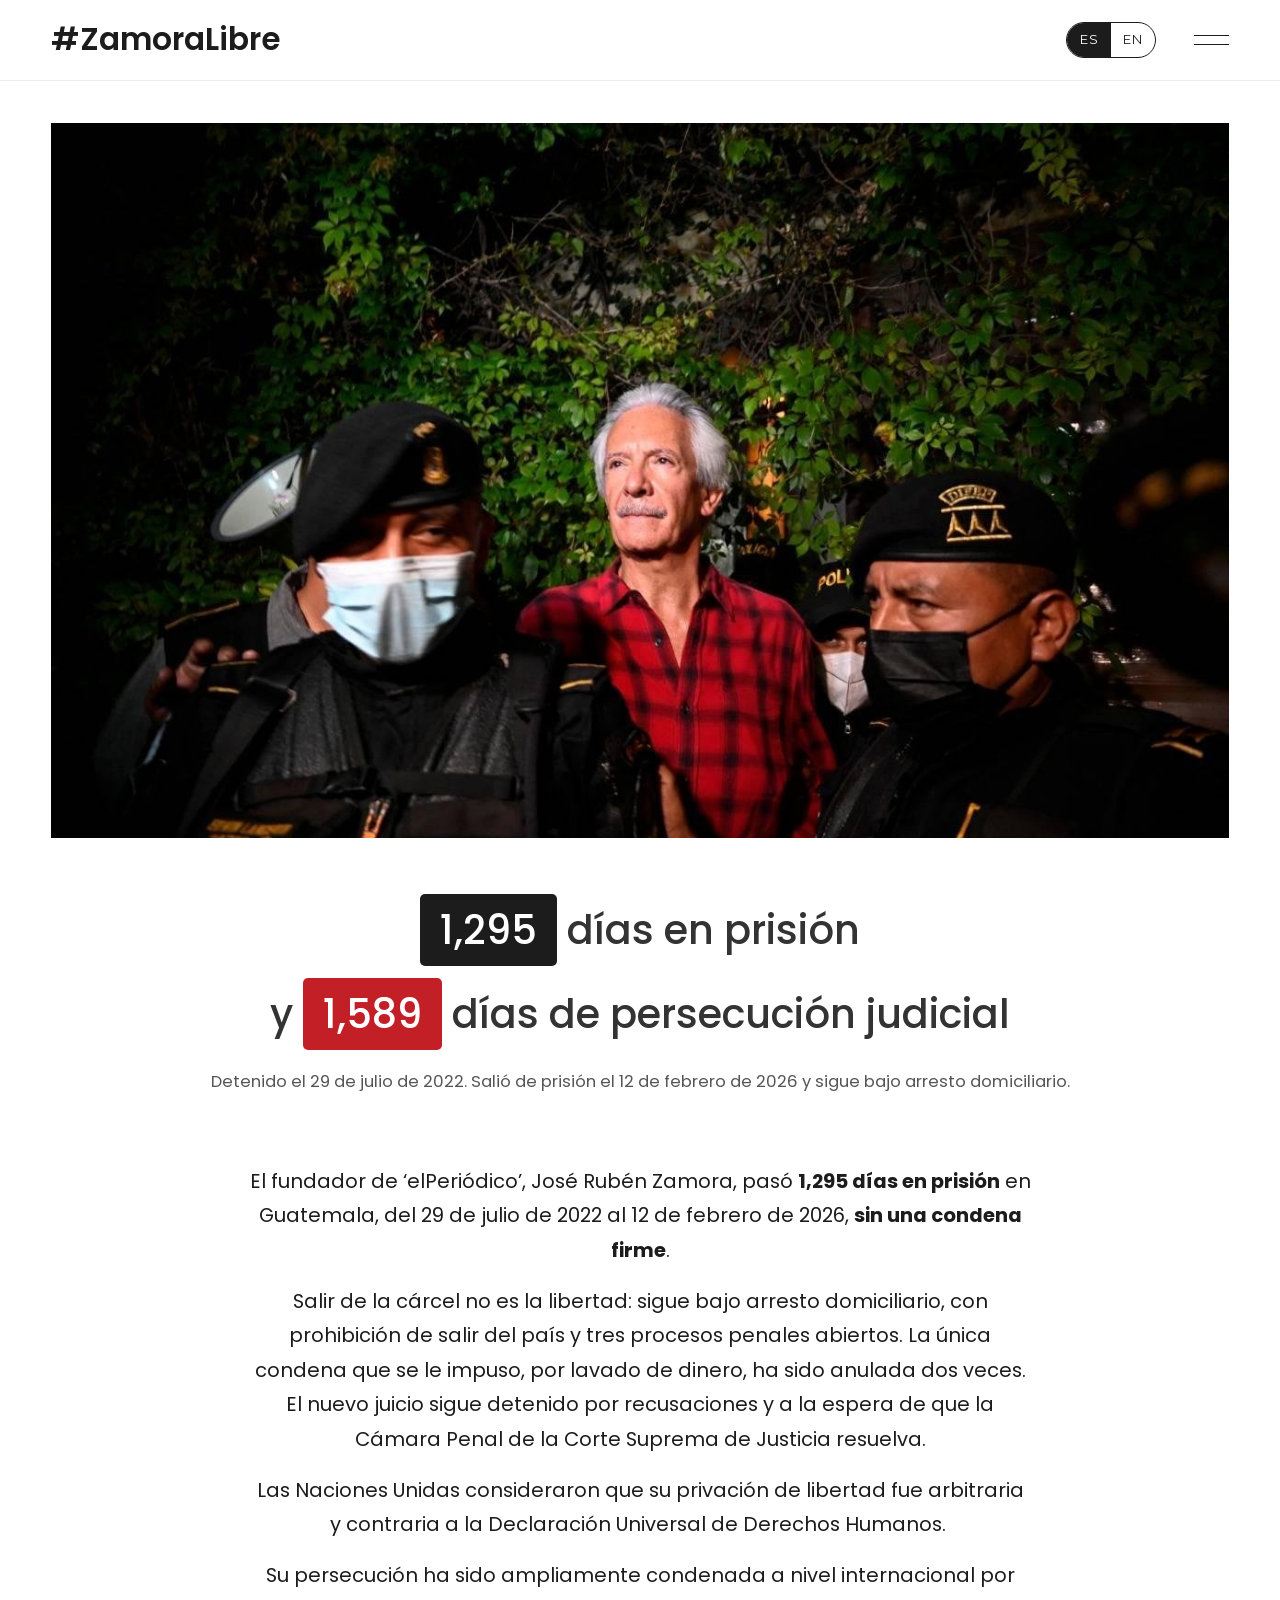
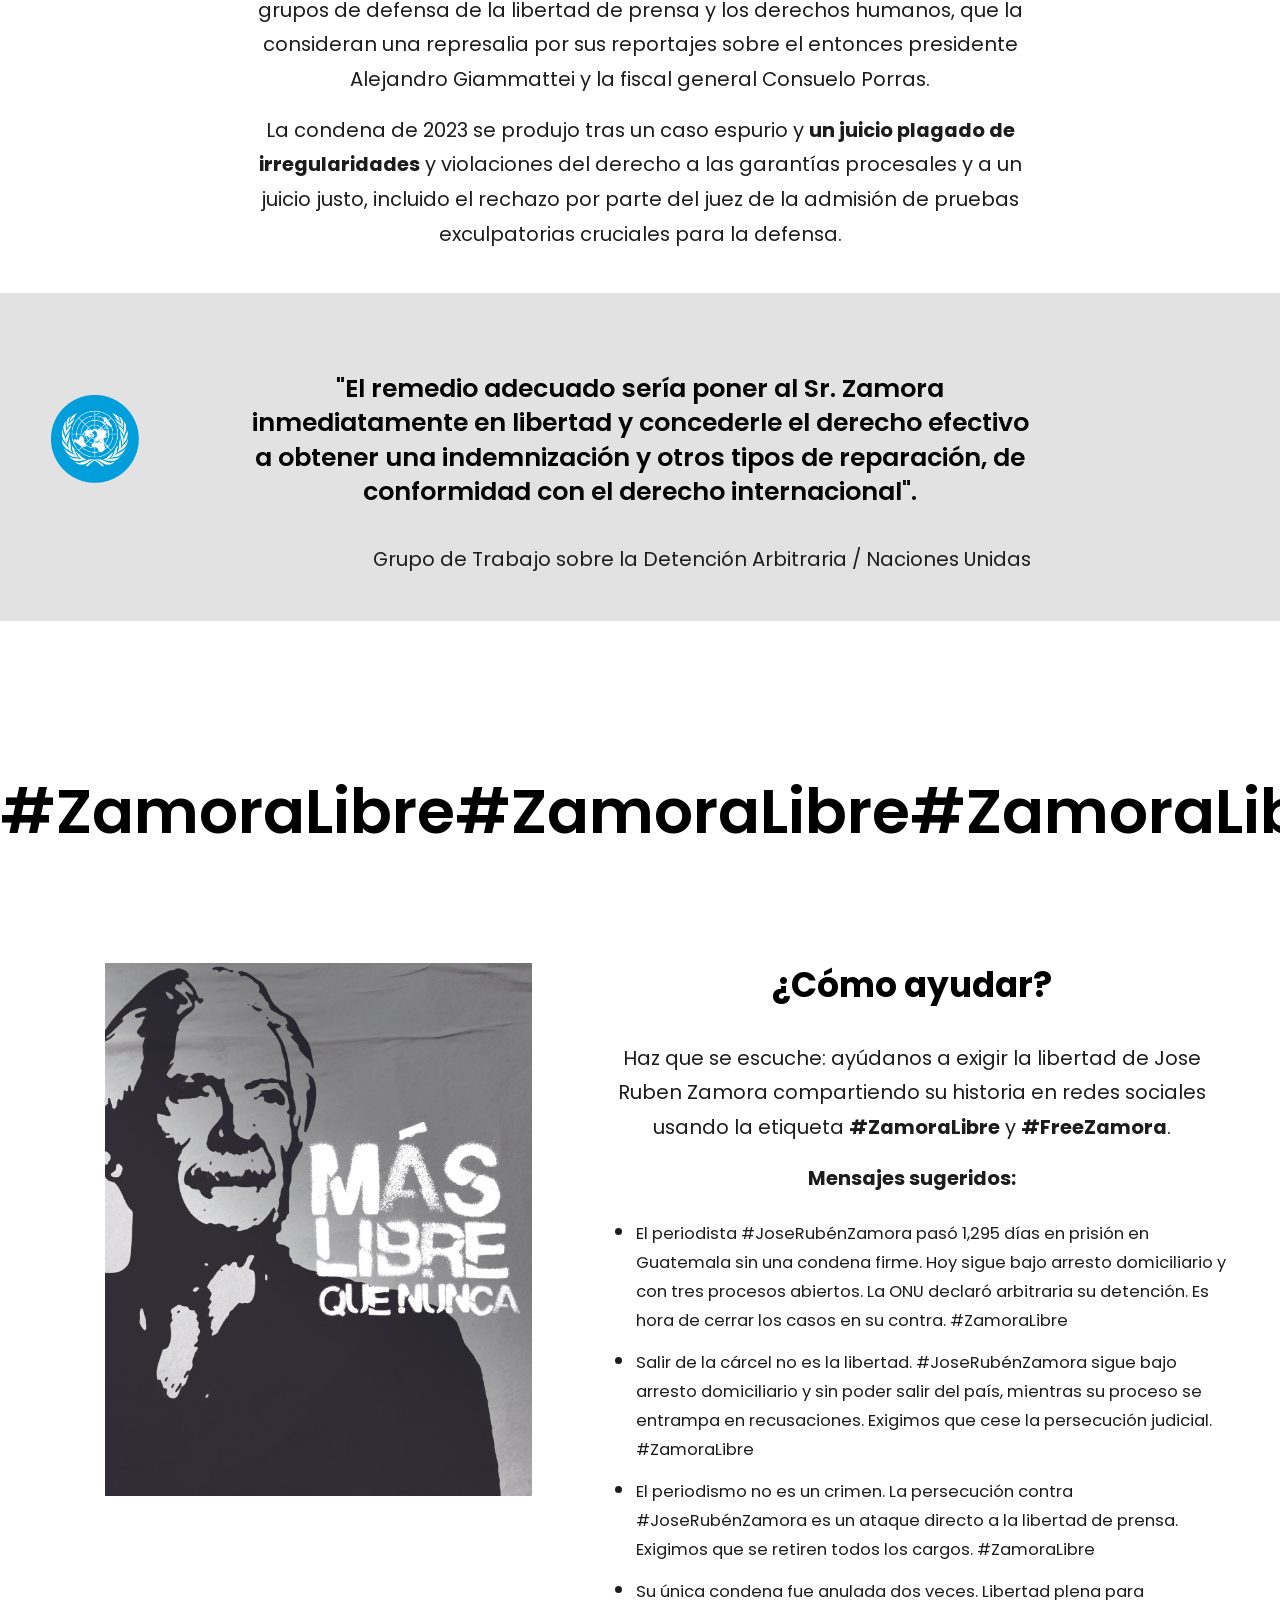
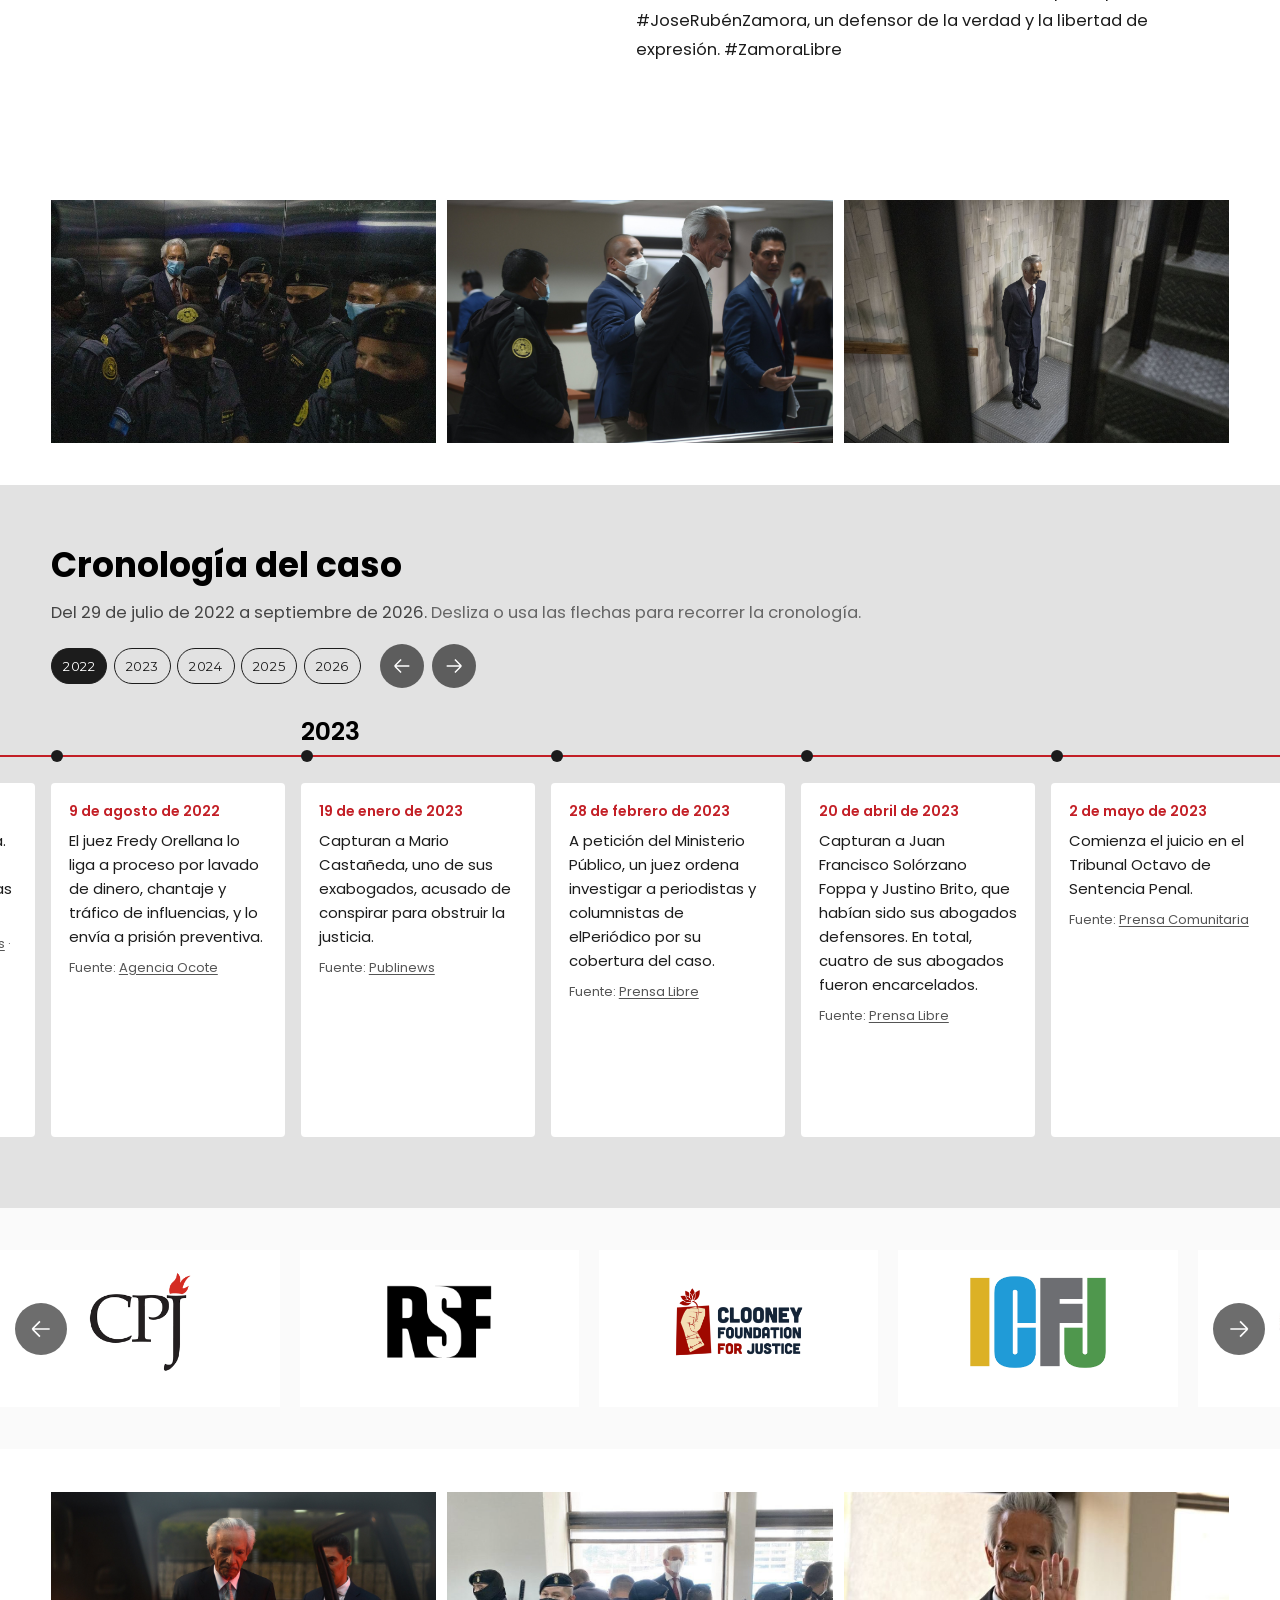
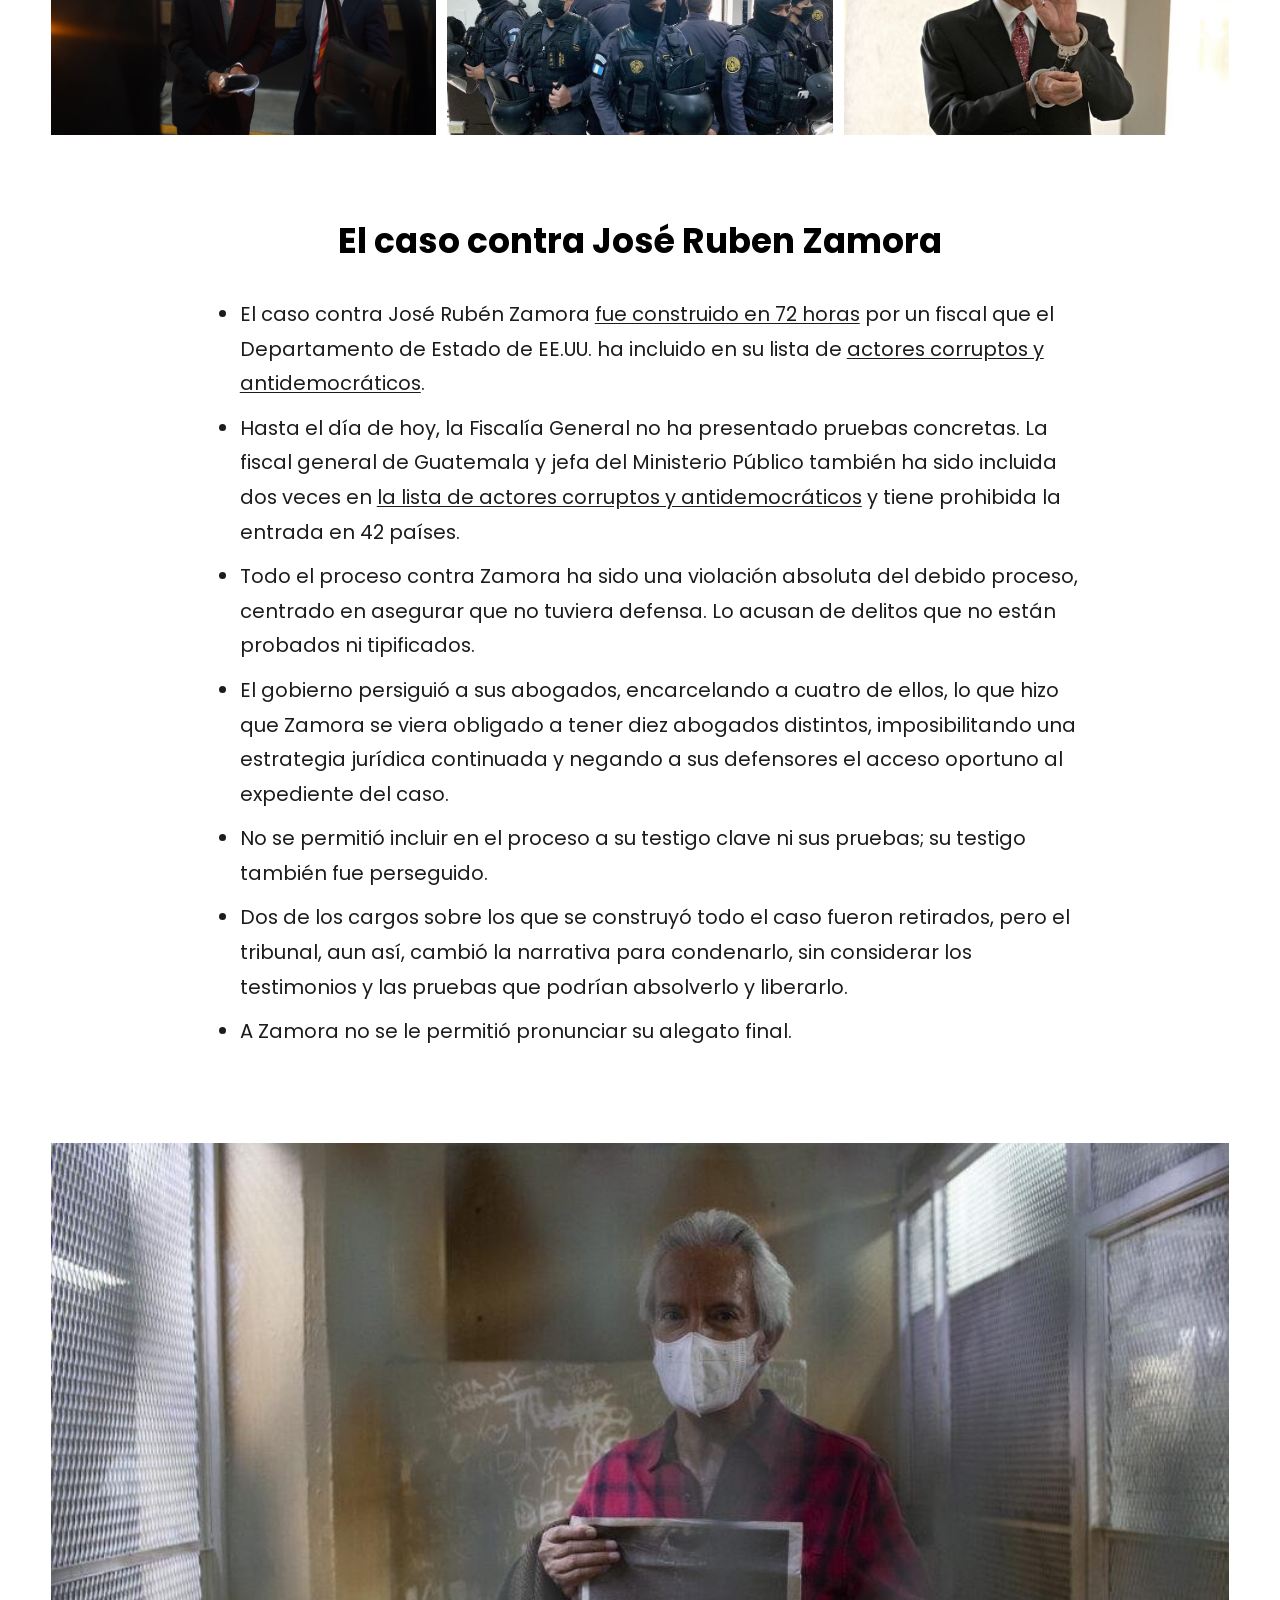
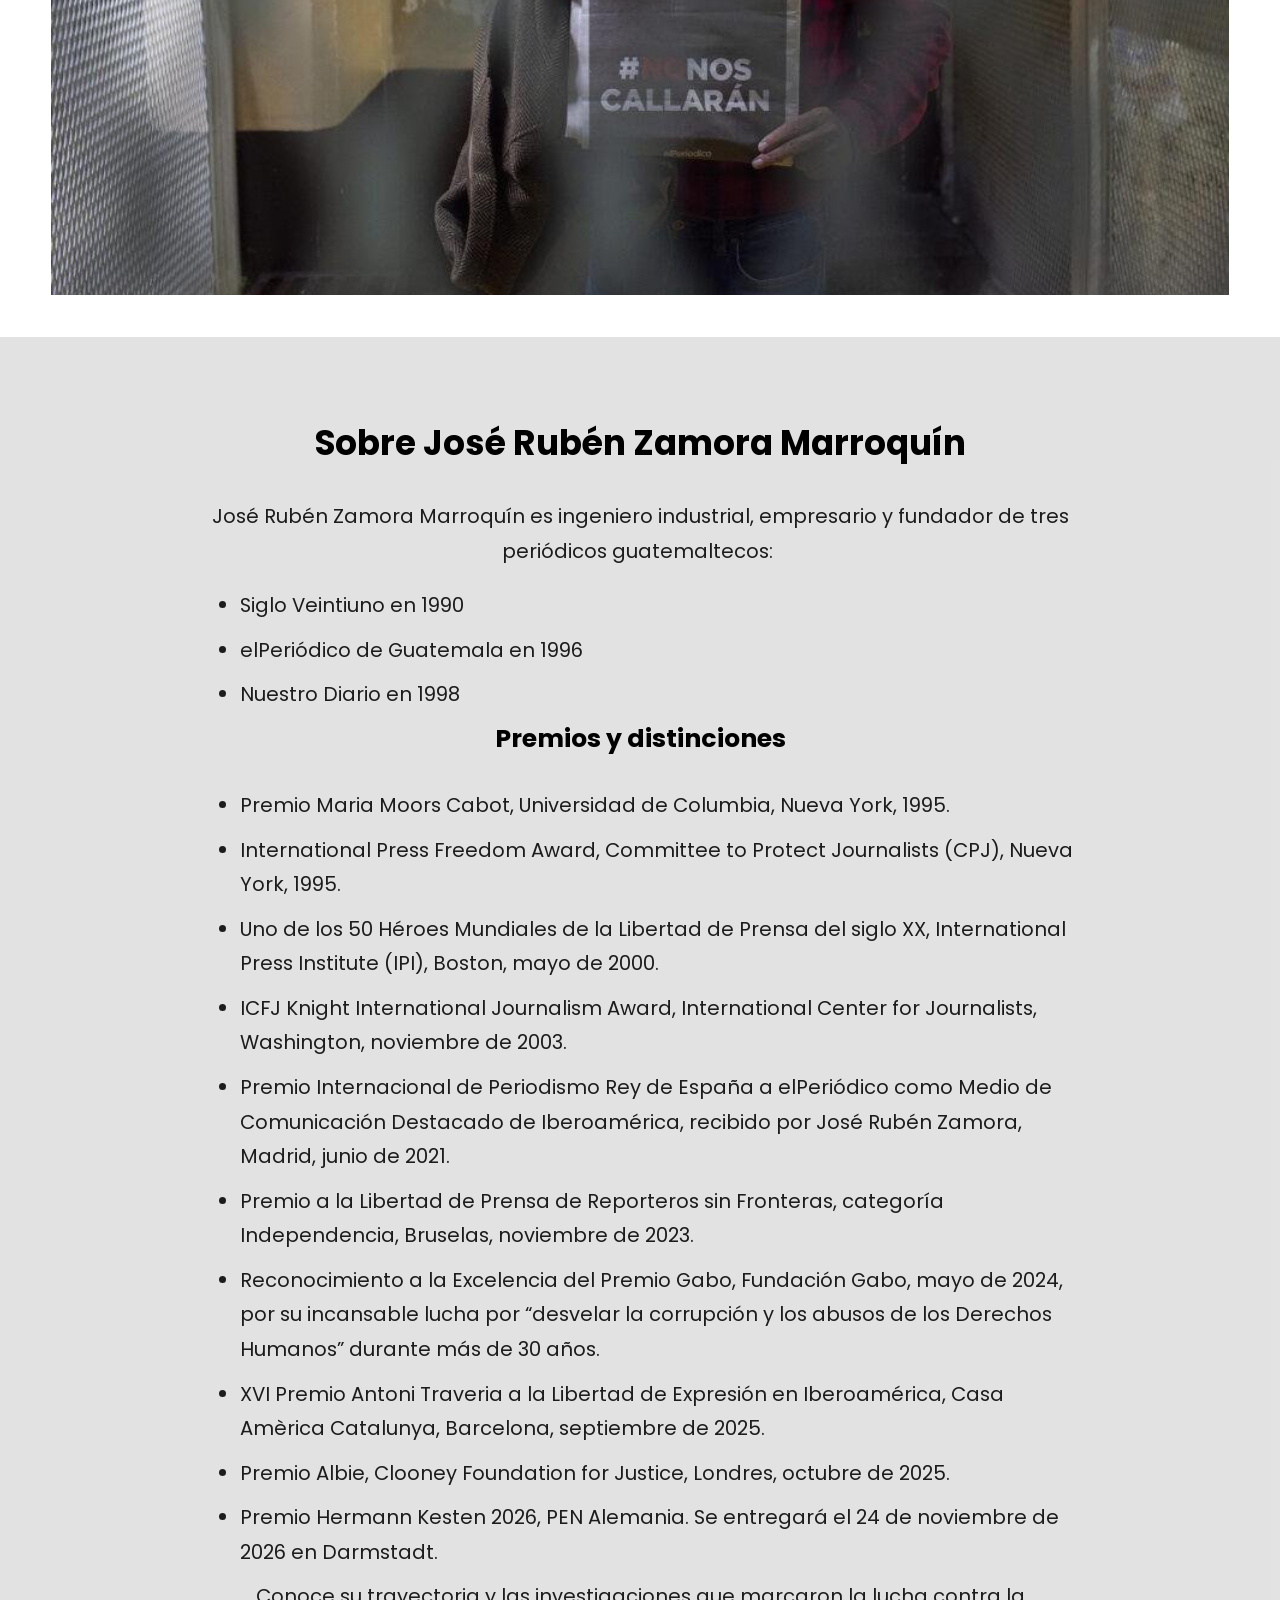
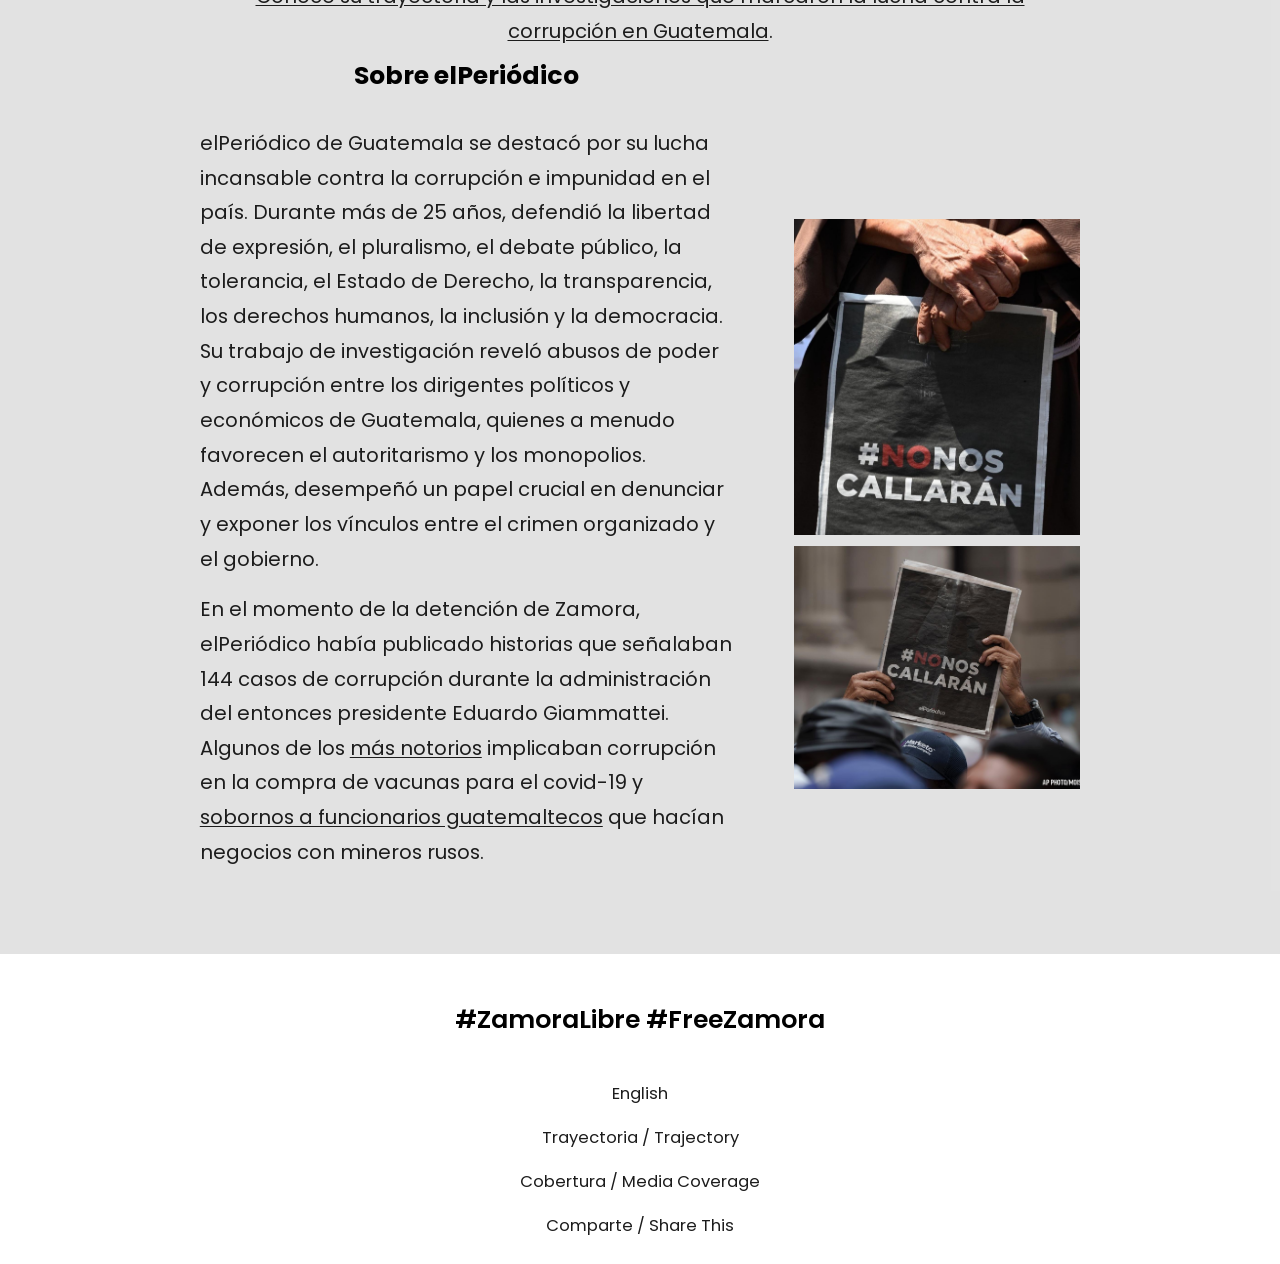
<file: index.html>
<!doctype html>
<html lang="es">
<head>
<meta charset="utf-8">
<meta name="viewport" content="width=device-width, initial-scale=1">
<title>#ZamoraLibre</title>
<meta name="description" content="José Rubén Zamora, fundador de elPeriódico, pasó 1,295 días en prisión en Guatemala sin una condena firme. Sigue bajo arresto domiciliario y con tres procesos penales abiertos.">
<link rel="canonical" href="https://www.zamoralibre.com/">
<meta property="og:type" content="website">
<meta property="og:site_name" content="#ZamoraLibre">
<meta property="og:title" content="#ZamoraLibre">
<meta property="og:description" content="José Rubén Zamora, fundador de elPeriódico, pasó 1,295 días en prisión sin una condena firme. Sigue bajo arresto domiciliario y con tres procesos penales abiertos.">
<meta property="og:url" content="https://www.zamoralibre.com/">
<meta property="og:image" content="https://www.zamoralibre.com/assets/img/hero-detencion.jpg">
<meta property="og:locale" content="es_ES">
<meta name="twitter:card" content="summary_large_image">
<link rel="alternate" hreflang="es" href="https://www.zamoralibre.com/">
<link rel="alternate" hreflang="en" href="https://www.zamoralibre.com/english/">
<link rel="preload" as="font" type="font/woff2" href="assets/fonts/poppins-600-latin.woff2" crossorigin>
<link rel="preload" as="font" type="font/woff2" href="assets/fonts/poppins-400-latin.woff2" crossorigin>
<link rel="stylesheet" href="assets/css/style.css">
</head>
<body>

<header class="cabecera">
  <a class="cabecera__logo" href="./">#ZamoraLibre</a>
  <div class="cabecera__acciones">
    <nav class="idioma" aria-label="Idioma / Language">
      <a href="./" lang="es" hreflang="es" title="Español" aria-current="page">ES</a>
      <a href="english/" lang="en" hreflang="en" title="English">EN</a>
    </nav>
    <button class="cabecera__menu" type="button" data-menu-boton aria-expanded="false" aria-controls="nav-panel" aria-label="Abrir menú">
      <span></span><span></span>
    </button>
  </div>
</header>

<nav class="nav-panel" id="nav-panel" data-menu-panel data-abierto="false" aria-label="Navegación principal">
  <a href="trayectoria/">Trayectoria / Trajectory</a>
  <a href="media-coverage/">Cobertura / Media Coverage</a>
  <a href="comparte/">Comparte / Share This</a>
</nav>

<main>

  <!-- 0 · Fotografía de apertura -->
  <section class="seccion">
    <div class="fe">
      <div class="marco marco--heroe" style="--d:1/2/21/26;--m:1/1/10/11">
        <img class="imagen" src="assets/img/hero-detencion.jpg" width="1280" height="851" fetchpriority="high"
             alt="José Rubén Zamora, con camisa de cuadros roja, es escoltado de noche por agentes de la policía guatemalteca.">
      </div>
    </div>
  </section>

  <!-- 1 · Contador de días -->
  <section class="seccion seccion--auto">
    <div class="fe fe--sin-relleno">
      <div style="--d:1/2/2/26;--m:1/2/7/10">
        <p class="contador">
          <span class="dias-numero dias-numero--fijo">1,295</span> días en prisión
        </p>
        <p class="contador" data-contador data-desde="2022-07-29">
          y <span class="dias-numero">&nbsp;</span> días de persecución judicial
        </p>
        <p class="contador__nota">Detenido el 29 de julio de 2022. Salió de prisión el 12 de febrero de 2026 y sigue bajo arresto domiciliario.</p>
      </div>
    </div>
  </section>

  <!-- 2 · Introducción -->
  <section class="seccion">
    <div class="fe">
      <div class="contenido" style="--d:1/6/17/22;--m:1/2/3/10">
        <p class="centrado">El fundador de ‘elPeriódico’, José Rubén Zamora, pasó <strong>1,295 días en prisión</strong> en Guatemala, del 29 de julio de 2022 al 12 de febrero de 2026, <strong>sin una condena firme</strong>.</p>
        <p class="centrado">Salir de la cárcel no es la libertad: sigue bajo arresto domiciliario, con prohibición de salir del país y tres procesos penales abiertos. La única condena que se le impuso, por lavado de dinero, ha sido anulada dos veces. El nuevo juicio sigue detenido por recusaciones y a la espera de que la Cámara Penal de la Corte Suprema de Justicia resuelva.</p>
        <p class="centrado">Las Naciones Unidas consideraron que su privación de libertad fue arbitraria y contraria a la Declaración Universal de Derechos Humanos.&nbsp;</p>
        <p class="centrado">Su persecución ha sido ampliamente condenada a nivel internacional por grupos de defensa de la libertad de prensa y los derechos humanos, que la consideran una represalia por sus reportajes sobre el entonces presidente Alejandro Giammattei y la fiscal general Consuelo Porras.</p>
        <p class="centrado">La condena de 2023 se produjo tras un caso espurio y <strong>un juicio plagado de irregularidades</strong> y violaciones del derecho a las garantías procesales y a un juicio justo, incluido el rechazo por parte del juez de la admisión de pruebas exculpatorias cruciales para la defensa.</p>
      </div>
    </div>
  </section>

  <!-- 3 · Cita de Naciones Unidas -->
  <section class="seccion seccion--gris">
    <div class="fe">
      <div class="marco" style="--d:2/2/6/4;--m:1/4/3/8">
        <img class="imagen imagen--contenida" src="assets/img/onu-logo.png" width="625" height="625" loading="lazy"
             alt="Emblema de las Naciones Unidas.">
      </div>
      <div class="contenido" style="--d:2/6/8/22;--m:3/2/13/10">
        <h4 class="centrado">"El remedio adecuado sería poner al Sr. Zamora inmediatamente en libertad y concederle el derecho efectivo a obtener una indemnización y otros tipos de reparación, de conformidad con el derecho internacional". </h4>
        <p class="a-la-derecha">Grupo de Trabajo sobre la Detención Arbitraria / Naciones Unidas</p>
      </div>
    </div>
  </section>

  <!-- 4 · Marquesina y "¿Cómo ayudar?" -->
  <section class="seccion">
    <div class="fe fe--ayuda">
      <div class="marquesina fe--sangrado" data-marquesina aria-label="#ZamoraLibre" style="--d:1/1/9/27;--m:1/1/8/11">
        <div class="marquesina__pista" aria-hidden="true">
          <span>#ZamoraLibre</span><span>#ZamoraLibre</span><span>#ZamoraLibre</span><span>#ZamoraLibre</span><span>#ZamoraLibre</span><span>#ZamoraLibre</span><span>#ZamoraLibre</span><span>#ZamoraLibre</span>
        </div>
      </div>
      <h1 class="oculto-visualmente">#ZamoraLibre</h1>
      <div class="marco marco--poster" style="--d:9/3/24/12;--m:8/2/18/10">
        <img class="imagen imagen--contenida" src="assets/img/campana-prensa.jpg" width="2500" height="3125" loading="lazy"
             alt="Cartel de la campaña: retrato serigrafiado de José Rubén Zamora junto a la frase «más libre que nunca».">
      </div>
      <div class="contenido" style="--d:9/13/25/26;--m:19/2/48/10">
        <h3 class="centrado"><strong>¿Cómo ayudar?</strong></h3>
        <p class="centrado">Haz que se escuche: ayúdanos a exigir la libertad de Jose Ruben Zamora compartiendo su historia en redes sociales usando la etiqueta <strong>#ZamoraLibre</strong> y <strong>#FreeZamora</strong>.</p>
        <p class="centrado"><strong>Mensajes sugeridos:</strong></p>
        <ul>
          <li><p class="sqsrte-small">El periodista #JoseRubénZamora pasó 1,295 días en prisión en Guatemala sin una condena firme. Hoy sigue bajo arresto domiciliario y con tres procesos abiertos. La ONU declaró arbitraria su detención. Es hora de cerrar los casos en su contra. #ZamoraLibre</p></li>
          <li><p class="sqsrte-small">Salir de la cárcel no es la libertad. #JoseRubénZamora sigue bajo arresto domiciliario y sin poder salir del país, mientras su proceso se entrampa en recusaciones. Exigimos que cese la persecución judicial. #ZamoraLibre</p></li>
          <li><p class="sqsrte-small">El periodismo no es un crimen. La persecución contra #JoseRubénZamora es un ataque directo a la libertad de prensa. Exigimos que se retiren todos los cargos. #ZamoraLibre</p></li>
          <li><p class="sqsrte-small">Su única condena fue anulada dos veces. Libertad plena para #JoseRubénZamora, un defensor de la verdad y la libertad de expresión. #ZamoraLibre</p></li>
        </ul>
      </div>
    </div>
  </section>

  <!-- 5 · Galería -->
  <section class="seccion">
    <div class="fe">
      <div class="marco marco--galeria" style="--d:1/2/8/10;--m:1/2/7/10">
        <img class="imagen" src="assets/img/galeria-1.jpg" width="1440" height="960" loading="lazy"
             alt="José Rubén Zamora, con mascarilla, rodeado de policías dentro de un ascensor.">
      </div>
      <div class="marco marco--galeria" style="--d:1/10/8/18;--m:7/2/13/10">
        <img class="imagen" src="assets/img/galeria-2.jpg" width="2500" height="1669" loading="lazy"
             alt="José Rubén Zamora es conducido por un custodio dentro de una sala de tribunales.">
      </div>
      <div class="marco marco--galeria" style="--d:1/18/8/26;--m:13/2/19/10">
        <img class="imagen" src="assets/img/galeria-3.jpg" width="2500" height="1667" loading="lazy"
             alt="José Rubén Zamora, de traje, espera solo en un rellano de escaleras del edificio judicial.">
      </div>
    </div>
  </section>

  <!-- 6 · Cronología del caso -->
  <section class="cronologia seccion--gris" id="lo-mas-reciente" aria-labelledby="lo-mas-reciente-titulo" data-cronologia>
    <div class="cronologia__cabeza">
      <div>
        <h3 class="cronologia__titulo" id="lo-mas-reciente-titulo"><strong>Cronología del caso</strong></h3>
        <p class="cronologia__rango">Del 29 de julio de 2022 a septiembre de 2026. <span class="cronologia__ayuda">Desliza o usa las flechas para recorrer la cronología.</span></p>
      </div>
      <div class="cronologia__controles">
        <div class="cronologia__anios" role="group" aria-label="Ir al año">
          <button type="button" data-cronologia-anio="2022">2022</button>
          <button type="button" data-cronologia-anio="2023">2023</button>
          <button type="button" data-cronologia-anio="2024">2024</button>
          <button type="button" data-cronologia-anio="2025">2025</button>
          <button type="button" data-cronologia-anio="2026">2026</button>
        </div>
        <div class="cronologia__flechas">
          <button class="cronologia__flecha" type="button" data-cronologia-anterior aria-label="Anterior"><svg viewBox="0 0 24 24" fill="none" stroke="currentColor" stroke-width="1.6" aria-hidden="true"><path d="M20 12H4M4 12l7-7M4 12l7 7"/></svg></button>
          <button class="cronologia__flecha" type="button" data-cronologia-siguiente aria-label="Siguiente"><svg viewBox="0 0 24 24" fill="none" stroke="currentColor" stroke-width="1.6" aria-hidden="true"><path d="M4 12h16M20 12l-7-7M20 12l-7 7"/></svg></button>
        </div>
      </div>
    </div>
    <ol class="cronologia__pista" data-cronologia-pista tabindex="0" aria-label="Cronología del caso, del más antiguo al más reciente">
      <li class="cronologia__item cronologia__item--hito cronologia__item--anio" data-anio="2022"><span class="cronologia__anio" aria-hidden="true">2022</span>
        <div class="cronologia__tarjeta">
          <p class="cronologia__fecha"><time datetime="2022-07-29">29 de julio de 2022</time></p>
          <p class="cronologia__texto">Es capturado en su casa. La policía y la fiscalía allanan su residencia y las oficinas de elPeriódico.</p>
          <p class="cronologia__fuentes">Fuentes: <a href="https://www.nytimes.com/2022/07/30/world/americas/guatemala-journalist-zamora-arrest.html" target="_blank" rel="noopener">The New York Times</a> · <a href="https://cpj.org/2022/07/cpj-calls-for-immediate-release-of-guatemalan-journalist-jose-ruben-zamora/" target="_blank" rel="noopener">CPJ</a></p>
        </div>
      </li>
      <li class="cronologia__item" data-anio="2022">
        <div class="cronologia__tarjeta">
          <p class="cronologia__fecha"><time datetime="2022-08-09">9 de agosto de 2022</time></p>
          <p class="cronologia__texto">El juez Fredy Orellana lo liga a proceso por lavado de dinero, chantaje y tráfico de influencias, y lo envía a prisión preventiva.</p>
          <p class="cronologia__fuentes">Fuente: <a href="https://www.agenciaocote.com/blog/2022/08/10/juez-liga-proceso-penal-envia-prision-zamora-gomez/" target="_blank" rel="noopener">Agencia Ocote</a></p>
        </div>
      </li>
      <li class="cronologia__item cronologia__item--anio" data-anio="2023"><span class="cronologia__anio" aria-hidden="true">2023</span>
        <div class="cronologia__tarjeta">
          <p class="cronologia__fecha"><time datetime="2023-01-19">19 de enero de 2023</time></p>
          <p class="cronologia__texto">Capturan a Mario Castañeda, uno de sus exabogados, acusado de conspirar para obstruir la justicia.</p>
          <p class="cronologia__fuentes">Fuente: <a href="https://www.publinews.gt/gt/noticias/2023/01/19/capturan-a-abogado-que-ejercio-defensa-de-jose-ruben-zamora-enero-2023.html" target="_blank" rel="noopener">Publinews</a></p>
        </div>
      </li>
      <li class="cronologia__item" data-anio="2023">
        <div class="cronologia__tarjeta">
          <p class="cronologia__fecha"><time datetime="2023-02-28">28 de febrero de 2023</time></p>
          <p class="cronologia__texto">A petición del Ministerio Público, un juez ordena investigar a periodistas y columnistas de elPeriódico por su cobertura del caso.</p>
          <p class="cronologia__fuentes">Fuente: <a href="https://www.prensalibre.com/guatemala/justicia/juez-ordena-investigar-a-periodistas-y-columnistas-de-elperiodico-y-medios-de-comunicacion-a-peticion-del-mp-breaking/" target="_blank" rel="noopener">Prensa Libre</a></p>
        </div>
      </li>
      <li class="cronologia__item" data-anio="2023">
        <div class="cronologia__tarjeta">
          <p class="cronologia__fecha"><time datetime="2023-04-20">20 de abril de 2023</time></p>
          <p class="cronologia__texto">Capturan a Juan Francisco Solórzano Foppa y Justino Brito, que habían sido sus abogados defensores. En total, cuatro de sus abogados fueron encarcelados.</p>
          <p class="cronologia__fuentes">Fuente: <a href="https://www.prensalibre.com/guatemala/justicia/capturan-a-juan-francisco-solorzano-foppa-y-justino-brito-torres-senalados-de-supuesta-obstaculizacion-a-la-accion-penal-breaking/" target="_blank" rel="noopener">Prensa Libre</a></p>
        </div>
      </li>
      <li class="cronologia__item" data-anio="2023">
        <div class="cronologia__tarjeta">
          <p class="cronologia__fecha"><time datetime="2023-05-02">2 de mayo de 2023</time></p>
          <p class="cronologia__texto">Comienza el juicio en el Tribunal Octavo de Sentencia Penal.</p>
          <p class="cronologia__fuentes">Fuente: <a href="https://prensacomunitaria.org/2023/05/se-inicia-el-juicio-contra-jose-ruben-zamora-periodista-y-director-de-el-periodico/" target="_blank" rel="noopener">Prensa Comunitaria</a></p>
        </div>
      </li>
      <li class="cronologia__item cronologia__item--hito" data-anio="2023">
        <div class="cronologia__tarjeta">
          <p class="cronologia__fecha"><time datetime="2023-05-15">15 de mayo de 2023</time></p>
          <p class="cronologia__texto">elPeriódico publica su última edición y cierra tras casi 27 años, por la presión del gobierno.</p>
          <p class="cronologia__fuentes">Fuentes: <a href="https://www.nytimes.com/2023/05/16/world/americas/elperiodico-guatemala-newspaper.html" target="_blank" rel="noopener">The New York Times</a> · <a href="https://cpj.org/2023/05/guatemalan-newspaper-elperiodico-closes-under-government-pressure/" target="_blank" rel="noopener">CPJ</a></p>
        </div>
      </li>
      <li class="cronologia__item cronologia__item--hito" data-anio="2023">
        <div class="cronologia__tarjeta">
          <p class="cronologia__fecha"><time datetime="2023-06-14">14 de junio de 2023</time></p>
          <p class="cronologia__texto">Es condenado a seis años de prisión por lavado de dinero y absuelto de chantaje y tráfico de influencias. La fiscalía pedía 40 años.</p>
          <p class="cronologia__fuentes">Fuentes: <a href="https://www.prensalibre.com/guatemala/justicia/jose-ruben-zamora-es-condenado-por-lavado-de-dinero-y-asegura-todos-mis-derechos-han-sido-vulnerados-breaking/" target="_blank" rel="noopener">Prensa Libre</a> · <a href="https://cpj.org/2023/06/guatemalan-journalist-jose-ruben-zamora-convicted-of-money-laundering-sentenced-to-6-years-in-prison/" target="_blank" rel="noopener">CPJ</a></p>
        </div>
      </li>
      <li class="cronologia__item cronologia__item--hito" data-anio="2023">
        <div class="cronologia__tarjeta">
          <p class="cronologia__fecha"><time datetime="2023-10-10">10 de octubre de 2023</time></p>
          <p class="cronologia__texto">La Sala Segunda de Apelaciones anula la condena y ordena repetir el juicio. Aun así, sigue preso.</p>
          <p class="cronologia__fuentes">Fuente: <a href="https://www.prensalibre.com/guatemala/justicia/sala-de-apelaciones-anula-condena-contra-jose-ruben-zamora-y-ordena-nuevo-juicio/" target="_blank" rel="noopener">Prensa Libre</a></p>
        </div>
      </li>
      <li class="cronologia__item cronologia__item--anio" data-anio="2024"><span class="cronologia__anio" aria-hidden="true">2024</span>
        <div class="cronologia__tarjeta">
          <p class="cronologia__fecha"><time datetime="2024-02-05">5 de febrero de 2024</time></p>
          <p class="cronologia__texto">La American Bar Association concluye que su juicio fue «fundamentalmente injusto» y que nunca debió ser procesado.</p>
          <p class="cronologia__fuentes">Fuente: <a href="https://www.americanbar.org/groups/human_rights/reports/trial-observation-report-guatemala-vs-jrz/" target="_blank" rel="noopener">American Bar Association</a></p>
        </div>
      </li>
      <li class="cronologia__item" data-anio="2024">
        <div class="cronologia__tarjeta">
          <p class="cronologia__fecha"><time datetime="2024-02-08">8 de febrero de 2024</time></p>
          <p class="cronologia__texto">El informe TrialWatch de la Clooney Foundation for Justice califica el juicio con una F y señala que las acusaciones parecen una represalia por su periodismo.</p>
          <p class="cronologia__fuentes">Fuente: <a href="https://cfj.org/reports/guatemala-v-jose-ruben-zamora/" target="_blank" rel="noopener">TrialWatch</a></p>
        </div>
      </li>
      <li class="cronologia__item" data-anio="2024">
        <div class="cronologia__tarjeta">
          <p class="cronologia__fecha"><time datetime="2024-03-19">19 de marzo de 2024</time></p>
          <p class="cronologia__texto">El experto independiente Carlos Beristain documenta, con el Protocolo de Estambul, que Zamora ha sufrido tortura y tratos inhumanos.</p>
        </div>
      </li>
      <li class="cronologia__item" data-anio="2024">
        <div class="cronologia__tarjeta">
          <p class="cronologia__fecha"><time datetime="2024-05-15">15 de mayo de 2024</time></p>
          <p class="cronologia__texto">Obtiene medidas sustitutivas en el caso de lavado de dinero, pero no sale de la cárcel porque sigue preso por otro de los procesos abiertos en su contra.</p>
          <p class="cronologia__fuentes">Fuente: <a href="https://lahora.gt/nacionales/dguzman/2024/11/15/sala-segunda-de-apelaciones-revoca-medidas-a-periodista-jose-ruben-zamora-y-ordena-que-vuelva-a-prision/" target="_blank" rel="noopener">La Hora</a></p>
        </div>
      </li>
      <li class="cronologia__item cronologia__item--hito" data-anio="2024">
        <div class="cronologia__tarjeta">
          <p class="cronologia__fecha"><time datetime="2024-07-01">1 de julio de 2024</time></p>
          <p class="cronologia__texto">El Grupo de Trabajo de la ONU sobre la Detención Arbitraria declara arbitraria su detención y pide su liberación inmediata.</p>
          <p class="cronologia__fuentes">Fuentes: <a href="https://www.ohchr.org/sites/default/files/documents/issues/detention-wg/opinions/session99/a-hrc-wgad-2024-7-guatemala-aev.pdf" target="_blank" rel="noopener">Naciones Unidas</a> · <a href="https://elpais.com/america/2024-07-02/la-onu-considera-arbitraria-la-detencion-de-jose-ruben-zamora-y-pide-su-inmediata-liberacion.html" target="_blank" rel="noopener">El País</a></p>
        </div>
      </li>
      <li class="cronologia__item" data-anio="2024">
        <div class="cronologia__tarjeta">
          <p class="cronologia__fecha"><time datetime="2024-07-18">18 de julio de 2024</time></p>
          <p class="cronologia__texto">Su equipo legal presenta un llamamiento urgente ante la Relatora Especial de la ONU sobre la tortura.</p>
          <p class="cronologia__fuentes">Fuente: <a href="https://cpj.org/2024/07/urgent-appeal-to-un-says-journalist-jose-ruben-zamora-was-tortured-should-be-freed/" target="_blank" rel="noopener">CPJ</a></p>
        </div>
      </li>
      <li class="cronologia__item" data-anio="2024">
        <div class="cronologia__tarjeta">
          <p class="cronologia__fecha"><time datetime="2024-08-01">1 de agosto de 2024</time></p>
          <p class="cronologia__texto">Amnistía Internacional lo declara preso de conciencia.</p>
          <p class="cronologia__fuentes">Fuente: <a href="https://www.es.amnesty.org/en-que-estamos/noticias/noticia/articulo/guatemala-amnistia-internacional-nombra-a-jose-ruben-zamora-preso-de-conciencia-y-exige-su-liberacion/" target="_blank" rel="noopener">Amnistía Internacional</a></p>
        </div>
      </li>
      <li class="cronologia__item" data-anio="2024">
        <div class="cronologia__tarjeta">
          <p class="cronologia__fecha"><time datetime="2024-08-28">28 de agosto de 2024</time></p>
          <p class="cronologia__texto">Seis relatores especiales de la ONU alertan que casi 20 meses de aislamiento, en una oscuridad casi constante, equivaldrían a tortura.</p>
          <p class="cronologia__fuentes">Fuente: <a href="https://www.doughtystreet.co.uk/news/jose-ruben-zamora-v-guatemala-six-united-nations-experts-raise-grave-concerns-about-inhumane" target="_blank" rel="noopener">Doughty Street Chambers</a></p>
        </div>
      </li>
      <li class="cronologia__item cronologia__item--hito" data-anio="2024">
        <div class="cronologia__tarjeta">
          <p class="cronologia__fecha"><time datetime="2024-10-19">19 de octubre de 2024</time></p>
          <p class="cronologia__texto">Tras 813 días en prisión, sale de Mariscal Zavala con arresto domiciliario, otorgado por un juez en el segundo proceso en su contra.</p>
          <p class="cronologia__fuentes">Fuentes: <a href="https://lahora.gt/nacionales/sosegueda/2024/10/19/despues-de-mas-de-800-dias-en-prision-jose-ruben-zamora-dejara-mariscal-zavala-esta-noche/" target="_blank" rel="noopener">La Hora</a> · <a href="https://www.prensalibre.com/guatemala/justicia/jose-ruben-zamora-obtiene-arresto-domiciliario-tras-haber-pasado-mas-de-800-dias-en-prision-breaking/" target="_blank" rel="noopener">Prensa Libre</a></p>
        </div>
      </li>
      <li class="cronologia__item" data-anio="2024">
        <div class="cronologia__tarjeta">
          <p class="cronologia__fecha"><time datetime="2024-11-15">15 de noviembre de 2024</time></p>
          <p class="cronologia__texto">La Sala Segunda de Apelaciones revoca sus medidas sustitutivas en el caso de lavado de dinero y ordena que vuelva a prisión.</p>
          <p class="cronologia__fuentes">Fuente: <a href="https://lahora.gt/nacionales/dguzman/2024/11/15/sala-segunda-de-apelaciones-revoca-medidas-a-periodista-jose-ruben-zamora-y-ordena-que-vuelva-a-prision/" target="_blank" rel="noopener">La Hora</a></p>
        </div>
      </li>
      <li class="cronologia__item cronologia__item--anio" data-anio="2025"><span class="cronologia__anio" aria-hidden="true">2025</span>
        <div class="cronologia__tarjeta">
          <p class="cronologia__fecha"><time datetime="2025-01-13">13 de enero de 2025</time></p>
          <p class="cronologia__texto">La Corte Suprema de Justicia le otorga un amparo provisional que evita su regreso a prisión en el caso de lavado de dinero.</p>
          <p class="cronologia__fuentes">Fuente: <a href="https://prensacomunitaria.org/2025/01/csj-confirma-la-libertad-para-jose-ruben-zamora/" target="_blank" rel="noopener">Prensa Comunitaria</a></p>
        </div>
      </li>
      <li class="cronologia__item cronologia__item--hito" data-anio="2025">
        <div class="cronologia__tarjeta">
          <p class="cronologia__fecha"><time datetime="2025-03-10">10 de marzo de 2025</time></p>
          <p class="cronologia__texto">Vuelve a la prisión de Mariscal Zavala, después de que la Sala Tercera de Apelaciones anulara su arresto domiciliario. El juez que ejecutó la orden denuncia amenazas.</p>
          <p class="cronologia__fuentes">Fuentes: <a href="https://www.prensalibre.com/guatemala/justicia/juez-ejecuta-orden-de-sala-y-jose-ruben-zamora-volvera-a-prision-preventiva-breaking/" target="_blank" rel="noopener">Prensa Libre</a> · <a href="https://cpj.org/2025/03/cpj-calls-for-release-of-jose-ruben-zamora-after-guatemala-judge-orders-the-journalist-back-to-jail/" target="_blank" rel="noopener">CPJ</a></p>
        </div>
      </li>
      <li class="cronologia__item" data-anio="2025">
        <div class="cronologia__tarjeta">
          <p class="cronologia__fecha"><time datetime="2025-03-26">26 de marzo de 2025</time></p>
          <p class="cronologia__texto">La CIDH y relatores de la ONU expresan preocupación por su regreso a prisión y por las amenazas contra operadores de justicia.</p>
          <p class="cronologia__fuentes">Fuente: <a href="https://www.oas.org/es/cidh/jsForm/?File=/es/cidh/prensa/comunicados/2025/060.asp" target="_blank" rel="noopener">CIDH</a></p>
        </div>
      </li>
      <li class="cronologia__item" data-anio="2025">
        <div class="cronologia__tarjeta">
          <p class="cronologia__fecha"><time datetime="2025-07-30">30 de julio de 2025</time></p>
          <p class="cronologia__texto">El senador estadounidense Dick Durbin pide en el pleno del Senado su liberación y el retiro de los cargos.</p>
          <p class="cronologia__fuentes">Fuente: <a href="https://www.durbin.senate.gov/newsroom/press-releases/on-the-senate-floor-durbin-urges-the-release-of-political-prisoners-in-the-uae-azerbaijan-tunisia-and-guatemala" target="_blank" rel="noopener">Senador Durbin</a></p>
        </div>
      </li>
      <li class="cronologia__item" data-anio="2025">
        <div class="cronologia__tarjeta">
          <p class="cronologia__fecha"><time datetime="2025-10">Octubre de 2025</time></p>
          <p class="cronologia__texto">La Cámara Penal de la Corte Suprema de Justicia concluye que se violó su derecho de defensa y devuelve el caso de lavado de dinero a la Sala de Apelaciones.</p>
          <p class="cronologia__fuentes">Fuente: <a href="https://prensacomunitaria.org/2025/10/csj-resuelve-que-hubo-violaciones-al-derecho-de-defensa-de-jose-ruben-zamora/" target="_blank" rel="noopener">Prensa Comunitaria</a></p>
        </div>
      </li>
      <li class="cronologia__item cronologia__item--hito cronologia__item--anio" data-anio="2026"><span class="cronologia__anio" aria-hidden="true">2026</span>
        <div class="cronologia__tarjeta">
          <p class="cronologia__fecha"><time datetime="2026-02-12">12 de febrero de 2026</time></p>
          <p class="cronologia__texto">Tras <strong>1,295 días en prisión</strong>, el juez Maximino Morales le otorga arresto domiciliario, con prohibición de salir del país. Sale de Mariscal Zavala esa noche.</p>
          <p class="cronologia__fuentes">Fuentes: <a href="https://cpj.org/2026/02/cpj-welcomes-guatemalan-journalist-jose-ruben-zamoras-release-to-house-arrest-calls-for-all-charges-to-be-dropped/" target="_blank" rel="noopener">CPJ</a> · <a href="https://www.sipiapa.org/la-sip-saludala-liberacion-jose-ruben-zamora-guatemala-n1301134" target="_blank" rel="noopener">SIP</a> · <a href="https://rsf.org/en/guatemala-rsf-welcomes-release-jose-rub%C3%A9n-zamora-and-calls-definitive-end-his-legal-persecution" target="_blank" rel="noopener">RSF</a></p>
        </div>
      </li>
      <li class="cronologia__item" data-anio="2026">
        <div class="cronologia__tarjeta">
          <p class="cronologia__fecha"><time datetime="2026-03">Marzo de 2026</time></p>
          <p class="cronologia__texto">La Comisión Interamericana de Derechos Humanos, que mantiene medidas cautelares a su favor, se reúne con él durante su periodo de sesiones en Guatemala.</p>
          <p class="cronologia__fuentes">Fuente: <a href="https://www.oas.org/es/cidh/jsForm/?File=%2Fes%2Fcidh%2Fprensa%2Fcomunicados%2F2026%2F042.asp" target="_blank" rel="noopener">CIDH</a></p>
        </div>
      </li>
      <li class="cronologia__item" data-anio="2026">
        <div class="cronologia__tarjeta">
          <p class="cronologia__fecha"><time datetime="2026-03-20">20 de marzo de 2026</time></p>
          <p class="cronologia__texto">La Corte Suprema de Justicia le otorga un amparo definitivo que deja sin efecto las resoluciones que lo enviaban de vuelta a prisión. El Ministerio Público apela.</p>
          <p class="cronologia__fuentes">Fuente: <a href="https://lahora.gt/nacionales/sosegueda/2026/03/23/camara-de-amparos-y-antejuicios-confirma-la-libertad-a-jose-ruben-zamora/" target="_blank" rel="noopener">La Hora</a></p>
        </div>
      </li>
      <li class="cronologia__item" data-anio="2026">
        <div class="cronologia__tarjeta">
          <p class="cronologia__fecha"><time datetime="2026-05-11">11 de mayo de 2026</time></p>
          <p class="cronologia__texto">Zamora denuncia que el Ministerio Público busca una nueva orden de captura en su contra por la publicación de 2021 sobre la «alfombra mágica».</p>
          <p class="cronologia__fuentes">Fuente: <a href="https://prensacomunitaria.org/2026/05/jose-ruben-zamora-denuncia-nuevo-intento-de-encarcelarlo-por-sus-publicaciones/" target="_blank" rel="noopener">Prensa Comunitaria</a></p>
        </div>
      </li>
      <li class="cronologia__item" data-anio="2026">
        <div class="cronologia__tarjeta">
          <p class="cronologia__fecha"><time datetime="2026-06-23">23 de junio de 2026</time></p>
          <p class="cronologia__texto">La Corte de Constitucionalidad acepta el desistimiento del Ministerio Público y archiva el caso contra ocho periodistas y columnistas de elPeriódico, abierto en 2023 por su cobertura.</p>
          <p class="cronologia__fuentes">Fuente: <a href="https://prensacomunitaria.org/2026/06/cc-acepta-archivar-caso-contra-periodistas-y-columnistas-de-elperiodico/" target="_blank" rel="noopener">Prensa Comunitaria</a></p>
        </div>
      </li>
      <li class="cronologia__item cronologia__item--hito" data-anio="2026">
        <div class="cronologia__tarjeta">
          <p class="cronologia__fecha"><time datetime="2026-07-28">28 de julio de 2026</time></p>
          <p class="cronologia__texto">La Sala Segunda de Apelaciones anula por segunda vez la condena por lavado de dinero y ordena repetir el juicio. La Corte de Constitucionalidad deja firmes sus medidas sustitutivas.</p>
          <p class="cronologia__fuentes">Fuentes: <a href="https://prensacomunitaria.org/2026/07/sala-vuelve-a-anular-la-condena-impuesta-contra-jose-ruben-zamora/" target="_blank" rel="noopener">Prensa Comunitaria</a> · <a href="https://www.prensalibre.com/guatemala/justicia/cc-deja-firme-la-libertad-de-jose-ruben-zamora-al-aceptar-el-desistimiento-del-mp-breaking/" target="_blank" rel="noopener">Prensa Libre</a></p>
        </div>
      </li>
      <li class="cronologia__item" data-anio="2026">
        <div class="cronologia__tarjeta">
          <p class="cronologia__fecha"><time datetime="2026-08-13">13 de agosto de 2026</time></p>
          <p class="cronologia__texto">El Tribunal Noveno le niega el permiso para viajar a Estados Unidos por tratamiento médico. El nuevo juicio sigue detenido: la Cámara Penal tramita una casación de la exfiscal Samari Gómez.</p>
          <p class="cronologia__fuentes">Fuentes: <a href="https://prensacomunitaria.org/2026/08/dos-juezas-niegan-a-jose-ruben-zamora-permiso-para-salir-del-pais-y-recibir-tratamiento-medico/" target="_blank" rel="noopener">Prensa Comunitaria</a> · <a href="https://lahora.gt/nacionales/sosegueda/2026/08/13/caso-contra-jose-ruben-zamora-se-entrampa-una-vez-mas-camara-penal-procesa-casacion-solicitada-por-samari-gomez-now/" target="_blank" rel="noopener">La Hora</a></p>
        </div>
      </li>
      <li class="cronologia__item" data-anio="2026">
        <div class="cronologia__tarjeta">
          <p class="cronologia__fecha"><time datetime="2026-09-08">8 de septiembre de 2026</time></p>
          <p class="cronologia__texto">Un estudio de Harald Waxenecker publicado por el Reuters Institute analiza 675,835 publicaciones en X y encuentra que 44 cuentas dirigieron una campaña coordinada para presentar su periodismo como un delito.</p>
          <p class="cronologia__fuentes">Fuente: <a href="https://reutersinstitute.politics.ox.ac.uk/es/news/campana-odio-X-jose-ruben-zamora-guatemala" target="_blank" rel="noopener">Reuters Institute</a></p>
        </div>
      </li>
    </ol>
  </section>

  <!-- 7 · Organizaciones -->
  <section class="carrusel" data-carrusel aria-label="Organizaciones que han respaldado el caso">
    <button class="carrusel__flecha carrusel__flecha--anterior" type="button" data-carrusel-anterior aria-label="Anterior">
      <svg viewBox="0 0 24 24" fill="none" stroke="currentColor" stroke-width="1.6" aria-hidden="true"><path d="M20 12H4M4 12l7-7M4 12l7 7"/></svg>
    </button>
    <ul class="carrusel__pista" data-carrusel-pista>
      <li class="carrusel__item"><img width="500" height="500" src="assets/img/logo-cpj.png" loading="lazy" alt="Comité para la Protección de Periodistas (CPJ)"></li>
      <li class="carrusel__item"><img width="400" height="400" src="assets/img/logo-rsf.png" loading="lazy" alt="Reporteros Sin Fronteras"></li>
      <li class="carrusel__item"><img width="1080" height="1080" src="assets/img/logo-clooney-foundation.png" loading="lazy" alt="The Clooney Foundation"></li>
      <li class="carrusel__item"><img width="2100" height="2100" src="assets/img/logo-icfj.jpg" loading="lazy" alt="International Center for Journalists (ICFJ)"></li>
      <li class="carrusel__item"><img width="200" height="200" src="assets/img/logo-vance-center.jpg" loading="lazy" alt="Vance Center"></li>
      <li class="carrusel__item"><img width="346" height="346" src="assets/img/logo-american-bar-association.png" loading="lazy" alt="American Bar Association"></li>
      <li class="carrusel__item"><img width="225" height="225" src="assets/img/logo-ipi.png" loading="lazy" alt="International Press Institute"></li>
      <li class="carrusel__item"><img width="225" height="225" src="assets/img/logo-columbia-cabot.png" loading="lazy" alt="Columbia School of Journalism (Maria Moors Cabot Prize)"></li>
      <li class="carrusel__item"><img width="300" height="300" src="assets/img/logo-craig-newmark.jpg" loading="lazy" alt="Craig Newmark School of Journalism"></li>
      <li class="carrusel__item"><img width="1200" height="1200" src="assets/img/logo-lawyers-without-borders.png" loading="lazy" alt="Lawyers without Borders"></li>
      <li class="carrusel__item"><img width="1200" height="1200" src="assets/img/logo-un-human-rights.png" loading="lazy" alt="UN Human Rights"></li>
      <li class="carrusel__item"><img width="225" height="225" src="assets/img/logo-relatoria-oea.jpg" loading="lazy" alt="Relatoría Especial para la Libertad de Expresión de la OEA"></li>
      <li class="carrusel__item"><img width="225" height="225" src="assets/img/logo-fundacion-gabo.png" loading="lazy" alt="Fundación Gabo"></li>
      <li class="carrusel__item"><img width="300" height="300" src="assets/img/logo-oea.jpg" loading="lazy" alt="OEA"></li>
    </ul>
    <button class="carrusel__flecha carrusel__flecha--siguiente" type="button" data-carrusel-siguiente aria-label="Siguiente">
      <svg viewBox="0 0 24 24" fill="none" stroke="currentColor" stroke-width="1.6" aria-hidden="true"><path d="M4 12h16M20 12l-7-7M20 12l-7 7"/></svg>
    </button>
  </section>

  <!-- 8 · Galería -->
  <section class="seccion">
    <div class="fe">
      <div class="marco marco--galeria" style="--d:1/2/8/10;--m:1/2/7/10">
        <img class="imagen" src="assets/img/galeria-4.jpg" width="2500" height="1669" loading="lazy"
             alt="José Rubén Zamora, esposado, es subido a un vehículo al anochecer.">
      </div>
      <div class="marco marco--galeria" style="--d:1/10/8/18;--m:7/2/13/10">
        <img class="imagen" src="assets/img/galeria-5.jpg" width="1024" height="577" loading="lazy"
             alt="Un cordón de policías antimotines rodea a José Rubén Zamora en un pasillo del edificio judicial. Foto: La Hora / José Orozco.">
      </div>
      <div class="marco marco--galeria" style="--d:1/18/8/26;--m:13/2/19/10">
        <img class="imagen" src="assets/img/galeria-6.jpg" width="640" height="426" loading="lazy"
             alt="José Rubén Zamora saluda con la mano esposada. Foto: Johan Ordóñez / AFP.">
      </div>
    </div>
  </section>

  <!-- 9 · El caso -->
  <section class="seccion">
    <div class="fe">
      <div class="contenido" style="--d:1/5/18/23;--m:1/2/3/10">
        <h3 class="centrado"><strong>El caso contra José Ruben Zamora</strong></h3>
        <ul>
          <li><p>El caso contra José Rubén Zamora <a href="https://elfaro.net/en/202208/centroamerica/26331/The-Case-against-Journalist-Jos%C3%A9-Rub%C3%A9n-Zamora-Was-Built-in-72-Hours.htm" target="_blank" rel="noopener">fue construido en 72 horas</a> por un fiscal que el Departamento de Estado de EE.UU. ha incluido en su lista de <a href="https://2021-2025.state.gov/reports/section-353-corrupt-and-undemocratic-actors-report-2022/" target="_blank" rel="noopener">actores corruptos y antidemocráticos</a>.&nbsp;</p></li>
          <li><p>Hasta el día de hoy, la Fiscalía General no ha presentado pruebas concretas. La fiscal general de Guatemala y jefa del Ministerio Público también ha sido incluida dos veces en <a href="https://2021-2025.state.gov/designation-of-attorney-general-maria-consuelo-porras-argueta-de-porres-for-involvement-in-significant-corruption-and-consideration-of-additional-designations/" target="_blank" rel="noopener">la lista de actores corruptos y antidemocráticos</a> y tiene prohibida la entrada en 42 países.</p></li>
          <li><p>Todo el proceso contra Zamora ha sido una violación absoluta del debido proceso, centrado en asegurar que no tuviera defensa. Lo acusan de delitos que no están probados ni tipificados.&nbsp;</p></li>
          <li><p>El gobierno persiguió a sus abogados, encarcelando a cuatro de ellos, lo que hizo que Zamora se viera obligado a tener diez abogados distintos, imposibilitando una estrategia jurídica continuada y negando a sus defensores el acceso oportuno al expediente del caso.</p></li>
          <li><p>No se permitió incluir en el proceso a su testigo clave ni sus pruebas; su testigo también fue perseguido.&nbsp;</p></li>
          <li><p>Dos de los cargos sobre los que se construyó todo el caso fueron retirados, pero el tribunal, aun así, cambió la narrativa para condenarlo, sin considerar los testimonios y las pruebas que podrían absolverlo y liberarlo.</p></li>
          <li><p>A Zamora no se le permitió pronunciar su alegato final.</p></li>
        </ul>
      </div>
    </div>
  </section>

  <!-- 10 · Fotografía a ancho completo -->
  <section class="seccion">
    <div class="fe">
      <div class="marco marco--ancha" style="--d:1/2/22/26;--m:1/2/7/10">
        <img class="imagen" src="assets/img/foto-ancho.jpg" width="980" height="650" loading="lazy"
             alt="José Rubén Zamora, tras una reja, sostiene una portada de elPeriódico con el titular «#NoNosCallarán».">
      </div>
    </div>
  </section>

  <!-- 11 · Sobre José Rubén Zamora y elPeriódico -->
  <section class="seccion seccion--gris seccion--media">
    <div class="fe fe--media">
      <div class="contenido" style="--d:1/5/23/23;--m:1/2/39/10">
        <h3 class="centrado"><strong>Sobre José Rubén Zamora Marroquín</strong></h3>
        <p class="centrado">José Rubén Zamora Marroquín es ingeniero industrial, empresario y fundador de tres periódicos guatemaltecos:&nbsp;</p>
        <ul>
          <li><p>Siglo Veintiuno en 1990&nbsp;</p></li>
          <li><p>elPeriódico de Guatemala en 1996</p></li>
          <li><p>Nuestro Diario en 1998&nbsp;</p></li>
        </ul>
        <h4 class="centrado"><strong>Premios y distinciones</strong></h4>
        <ul>
          <li><p>Premio Maria Moors Cabot, Universidad de Columbia, Nueva York, 1995.</p></li>
          <li><p>International Press Freedom Award, Committee to Protect Journalists (CPJ), Nueva York, 1995.</p></li>
          <li><p>Uno de los 50 Héroes Mundiales de la Libertad de Prensa del siglo XX, International Press Institute (IPI), Boston, mayo de 2000.</p></li>
          <li><p>ICFJ Knight International Journalism Award, International Center for Journalists, Washington, noviembre de 2003.</p></li>
          <li><p>Premio Internacional de Periodismo Rey de España a elPeriódico como Medio de Comunicación Destacado de Iberoamérica, recibido por José Rubén Zamora, Madrid, junio de 2021.</p></li>
          <li><p>Premio a la Libertad de Prensa de Reporteros sin Fronteras, categoría Independencia, Bruselas, noviembre de 2023.</p></li>
          <li><p>Reconocimiento a la Excelencia del Premio Gabo, Fundación Gabo, mayo de 2024, por su incansable lucha por “desvelar la corrupción y los abusos de los Derechos Humanos” durante más de 30 años.</p></li>
          <li><p>XVI Premio Antoni Traveria a la Libertad de Expresión en Iberoamérica, Casa Amèrica Catalunya, Barcelona, septiembre de 2025.</p></li>
          <li><p>Premio Albie, Clooney Foundation for Justice, Londres, octubre de 2025.</p></li>
          <li><p>Premio Hermann Kesten 2026, PEN Alemania. Se entregará el 24 de noviembre de 2026 en Darmstadt.</p></li>
        </ul>
        <p class="centrado"><a href="trayectoria/">Conoce su trayectoria y las investigaciones que marcaron la lucha contra la corrupción en Guatemala</a>.</p>
      </div>
      <div class="marco marco--galeria" style="--d:25/17/34/23;--m:39/2/45/10">
        <img class="imagen" src="assets/img/sobre-1.jpg" width="1170" height="1465" loading="lazy"
             alt="Manos sosteniendo una portada de elPeriódico con el titular «#NoNosCallarán».">
      </div>
      <div class="contenido" style="--d:23/5/42/16;--m:46/2/74/10">
        <h4 class="centrado"><strong>Sobre elPeriódico</strong></h4>
        <p>elPeriódico de Guatemala se destacó por su lucha incansable contra la corrupción e impunidad en el país. Durante más de 25 años, defendió la libertad de expresión, el pluralismo, el debate público, la tolerancia, el Estado de Derecho, la transparencia, los derechos humanos, la inclusión y la democracia. Su trabajo de investigación reveló abusos de poder y corrupción entre los dirigentes políticos y económicos de Guatemala, quienes a menudo favorecen el autoritarismo y los monopolios. Además, desempeñó un papel crucial en denunciar y exponer los vínculos entre el crimen organizado y el gobierno.</p>
        <p>En el momento de la detención de Zamora, elPeriódico había publicado historias que señalaban 144 casos de corrupción durante la administración del entonces presidente Eduardo Giammattei. Algunos de los <a href="https://www.nbcnews.com/news/latino/son-renowned-guatemalan-journalist-still-fights-fathers-freedom-year-i-rcna93361" target="_blank" rel="noopener">más notorios</a> implicaban corrupción en la compra de vacunas para el covid-19 y <a href="https://apnews.com/article/02da931dfd22e70791850f304004c483" target="_blank" rel="noopener">sobornos a funcionarios guatemaltecos</a> que hacían negocios con mineros rusos.</p>
      </div>
      <div class="marco marco--galeria" style="--d:34/17/41/23;--m:74/2/80/10">
        <img class="imagen" src="assets/img/sobre-2.jpg" width="1600" height="1066" loading="lazy"
             alt="En una manifestación, una persona alza una portada de elPeriódico con el titular «#NoNosCallarán». Foto: AP / Moisés Castillo.">
      </div>
    </div>
  </section>

</main>

<footer class="seccion seccion--pie">
  <div class="fe fe--pie">
    <div style="--d:2/8/4/20;--m:2/2/4/10">
      <h4 class="centrado">#ZamoraLibre #FreeZamora</h4>
    </div>
    <div class="pie__enlaces centrado" style="--d:4/11/9/17;--m:4/2/6/10">
      <a href="english/">English</a>
      <a href="trayectoria/">Trayectoria / Trajectory</a>
      <a href="media-coverage/">Cobertura / Media Coverage</a>
      <a href="comparte/">Comparte / Share This</a>
    </div>
  </div>
</footer>

<script src="assets/js/site.js"></script>
</body>
</html>
</file>
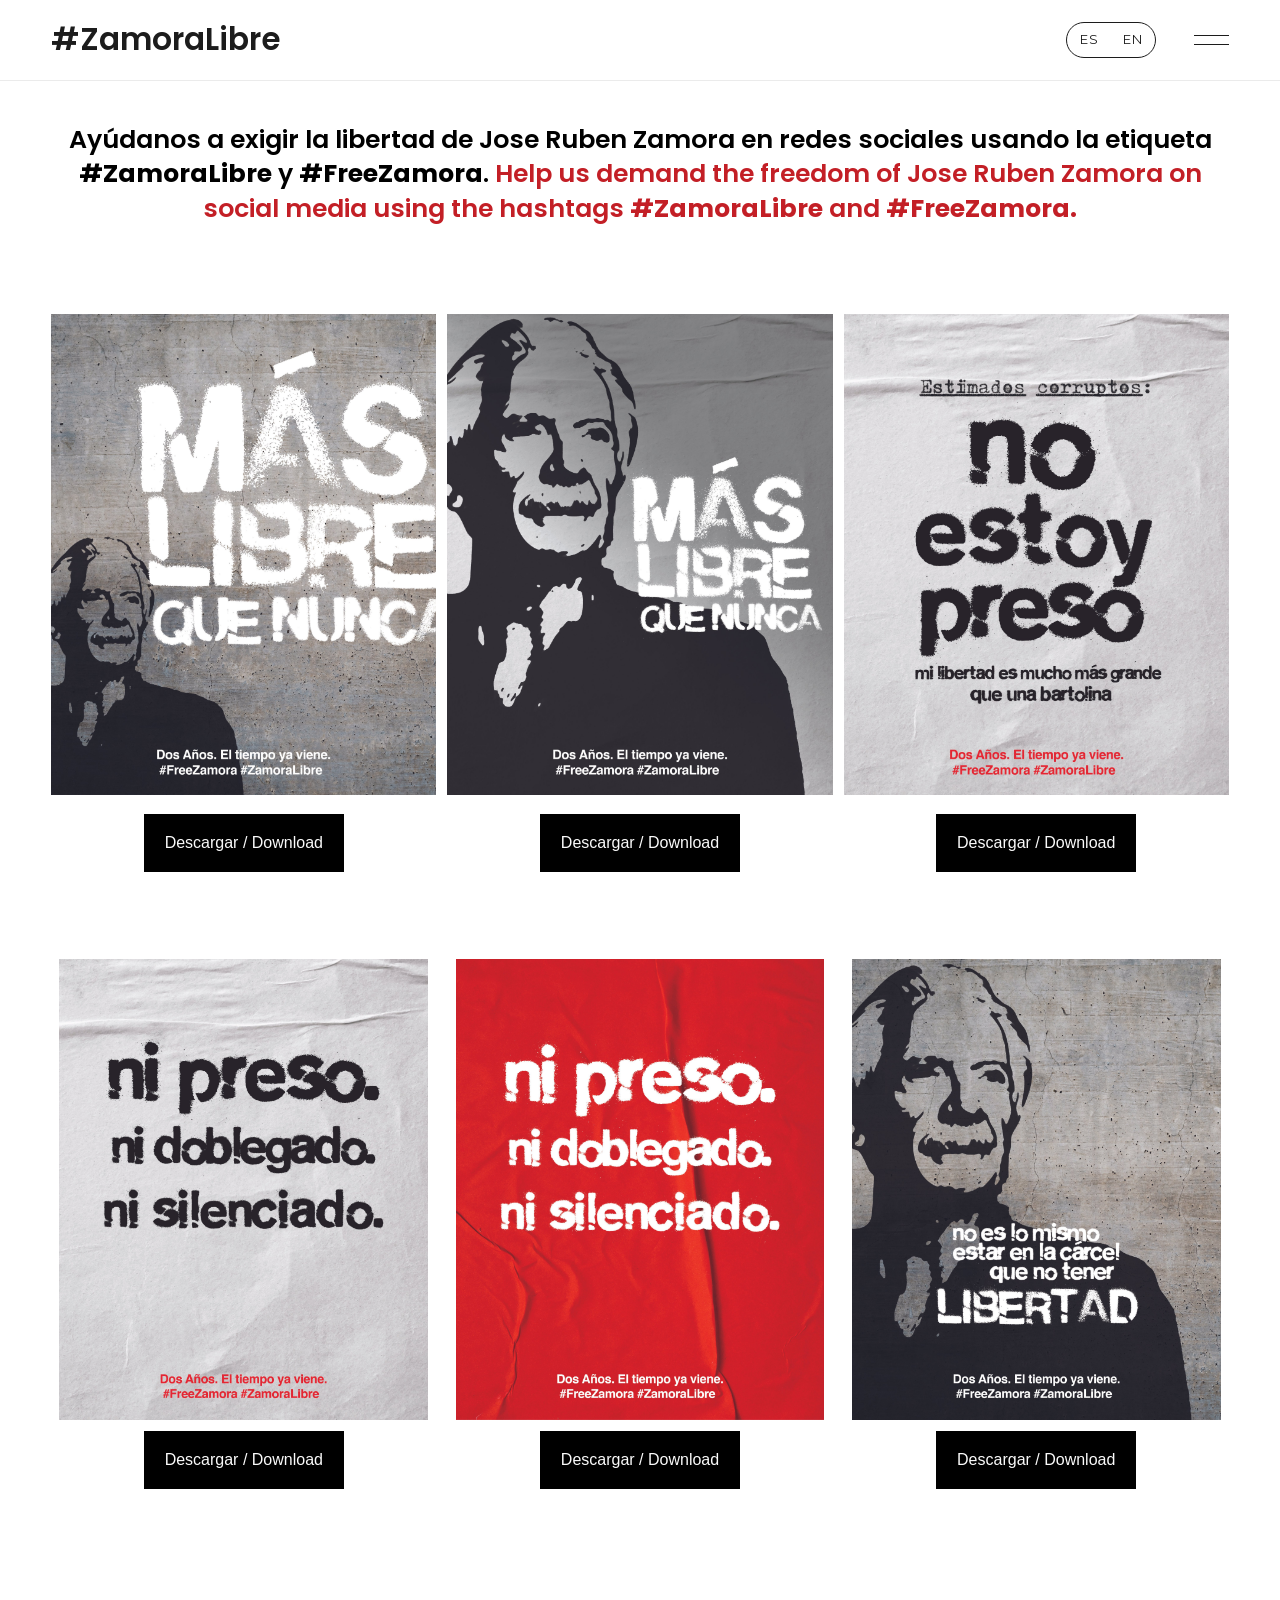
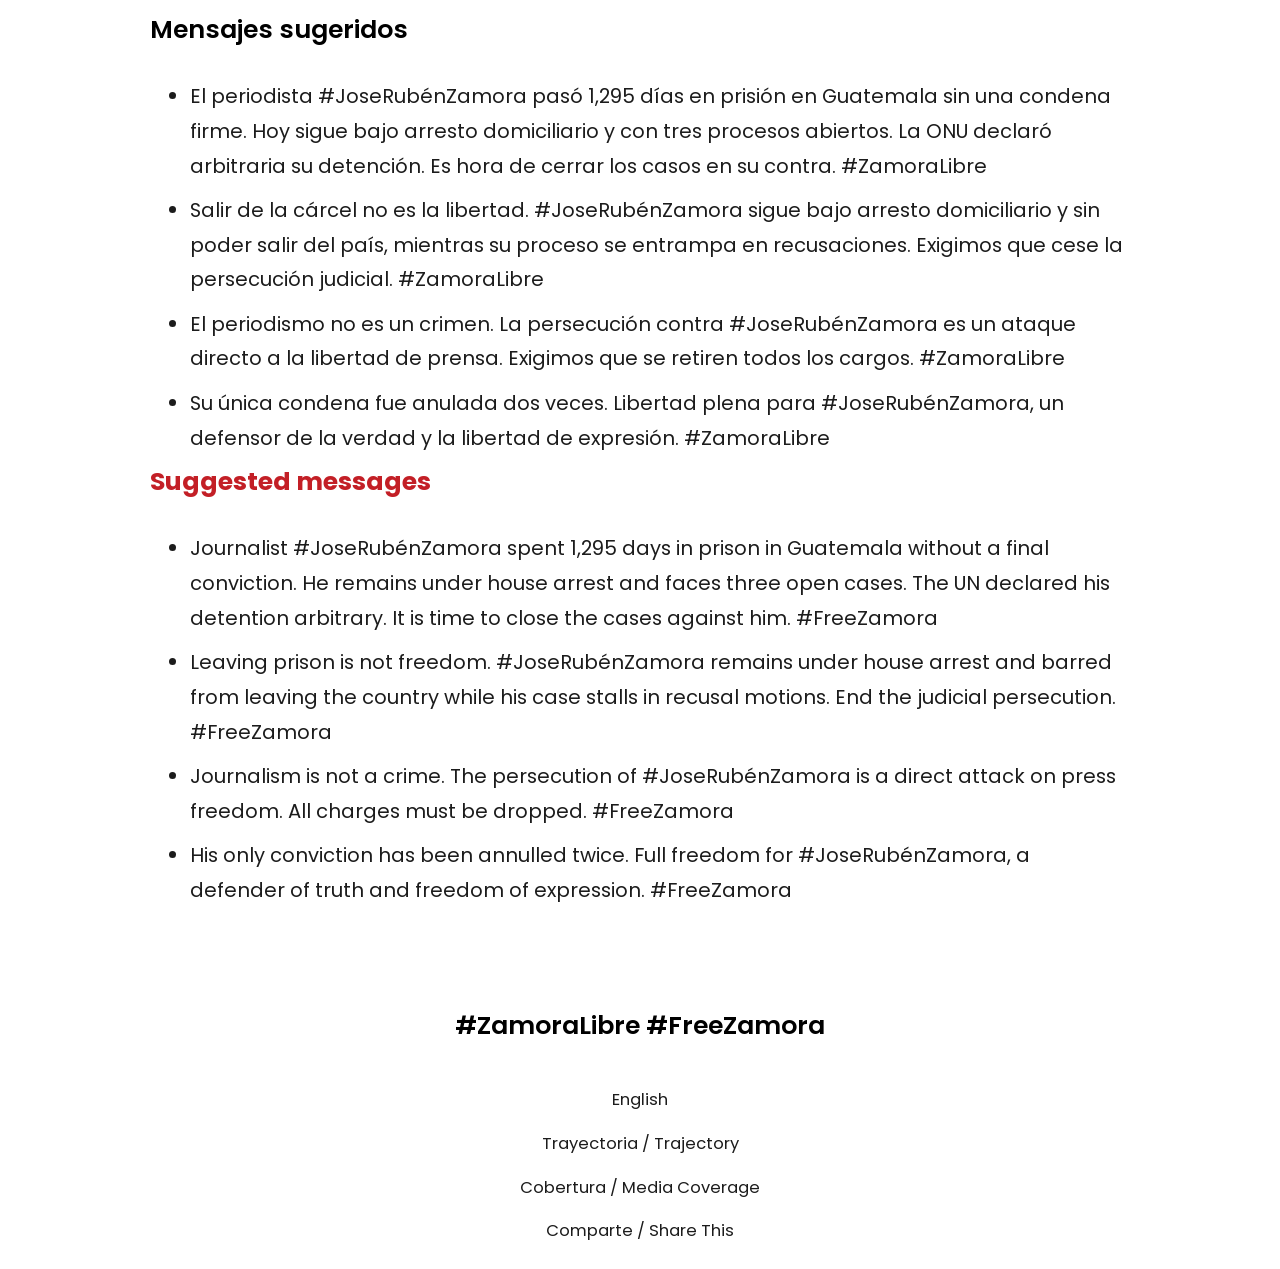
<file: comparte/index.html>
<!doctype html>
<html lang="es">
<head>
<meta charset="utf-8">
<meta name="viewport" content="width=device-width, initial-scale=1">
<title>Comparte / Share This — #ZamoraLibre</title>
<meta name="description" content="Descarga los gráficos de la campaña y comparte la historia de José Rubén Zamora en redes sociales con las etiquetas #ZamoraLibre y #FreeZamora.">
<link rel="canonical" href="https://www.zamoralibre.com/comparte/">
<meta property="og:type" content="website">
<meta property="og:site_name" content="#ZamoraLibre">
<meta property="og:title" content="Comparte / Share This — #ZamoraLibre">
<meta property="og:description" content="Descarga los gráficos de la campaña y comparte la historia de José Rubén Zamora con las etiquetas #ZamoraLibre y #FreeZamora.">
<meta property="og:url" content="https://www.zamoralibre.com/comparte/">
<meta property="og:image" content="https://www.zamoralibre.com/assets/img/zamoralibre-v01.jpg">
<meta name="twitter:card" content="summary_large_image">
<link rel="preload" as="font" type="font/woff2" href="../assets/fonts/poppins-600-latin.woff2" crossorigin>
<link rel="preload" as="font" type="font/woff2" href="../assets/fonts/poppins-400-latin.woff2" crossorigin>
<link rel="stylesheet" href="../assets/css/style.css">
</head>
<body>

<header class="cabecera">
  <a class="cabecera__logo" href="../">#ZamoraLibre</a>
  <div class="cabecera__acciones">
    <nav class="idioma" aria-label="Idioma / Language">
      <a href="../" lang="es" hreflang="es" title="Español">ES</a>
      <a href="../english/" lang="en" hreflang="en" title="English">EN</a>
    </nav>
    <button class="cabecera__menu" type="button" data-menu-boton aria-expanded="false" aria-controls="nav-panel" aria-label="Abrir menú">
      <span></span><span></span>
    </button>
  </div>
</header>

<nav class="nav-panel" id="nav-panel" data-menu-panel data-abierto="false" aria-label="Navegación principal">
  <a href="../trayectoria/">Trayectoria / Trajectory</a>
  <a href="../media-coverage/">Cobertura / Media Coverage</a>
  <a href="../comparte/">Comparte / Share This</a>
</nav>

<main>
  <section class="seccion">
    <div class="fe">

      <div class="contenido" style="--d:1/2/4/26;--m:1/2/8/10">
        <h4 class="centrado">Ayúdanos a exigir la libertad de Jose Ruben Zamora en redes sociales usando la etiqueta <strong>#ZamoraLibre</strong> y <strong>#FreeZamora</strong>. <span class="en-rojo">Help us demand the freedom of Jose Ruben Zamora on social media using the hashtags <strong>#ZamoraLibre</strong> and <strong>#FreeZamora.</strong></span></h4>
      </div>

      <div class="marco" style="--d:5/2/19/10;--m:9/2/22/10">
        <img class="imagen imagen--contenida" src="../assets/img/zamoralibre-v01.jpg" width="2500" height="3125" loading="lazy"
             alt="Gráfico de campaña: sobre un muro de concreto, la pinta «MÁS LIBRE QUE NUNCA» junto al retrato en esténcil de José Rubén Zamora y el texto «Dos años. El tiempo ya viene. #FreeZamora #ZamoraLibre».">
      </div>
      <div class="centrado" style="--d:19/3/22/9;--m:22/4/25/8">
        <a class="boton" href="../assets/img/zamoralibre-v01.jpg" download>Descargar / Download</a>
      </div>

      <div class="marco" style="--d:5/10/19/18;--m:26/2/39/10">
        <img class="imagen imagen--contenida" src="../assets/img/zamoralibre-v02.jpg" width="2500" height="3125" loading="lazy"
             alt="Gráfico de campaña: cartel de papel con el retrato en esténcil de José Rubén Zamora y la pinta «MÁS LIBRE QUE NUNCA».">
      </div>
      <div class="centrado" style="--d:19/11/22/17;--m:39/4/42/8">
        <a class="boton" href="../assets/img/zamoralibre-v02.jpg" download>Descargar / Download</a>
      </div>

      <div class="marco" style="--d:5/18/19/26;--m:43/2/56/10">
        <img class="imagen imagen--contenida" src="../assets/img/zamoralibre-v03.jpg" width="2500" height="3125" loading="lazy"
             alt="Gráfico de campaña sobre papel arrugado: «Estimados corruptos: no estoy preso. Mi libertad es mucho más grande que una bartolina». Abajo, en rojo: «Dos años. El tiempo ya viene. #FreeZamora #ZamoraLibre».">
      </div>
      <div class="centrado" style="--d:19/19/22/25;--m:56/4/59/8">
        <a class="boton" href="../assets/img/zamoralibre-v03.jpg" download>Descargar / Download</a>
      </div>

      <div class="marco" style="--d:23/2/36/10;--m:60/2/73/10">
        <img class="imagen imagen--contenida" src="../assets/img/zamoralibre-v04.jpg" width="2500" height="3125" loading="lazy"
             alt="Gráfico de campaña sobre papel blanco: «ni preso. ni doblegado. ni silenciado». Abajo, en rojo: «Dos años. El tiempo ya viene. #FreeZamora #ZamoraLibre».">
      </div>
      <div class="centrado" style="--d:36/3/39/9;--m:73/4/76/8">
        <a class="boton" href="../assets/img/zamoralibre-v04.jpg" download>Descargar / Download</a>
      </div>

      <div class="marco" style="--d:23/10/36/18;--m:77/2/90/10">
        <img class="imagen imagen--contenida" src="../assets/img/zamoralibre-v05.jpg" width="2500" height="3125" loading="lazy"
             alt="Gráfico de campaña sobre papel rojo: «ni preso. ni doblegado. ni silenciado», en letras blancas, con la firma «Dos años. El tiempo ya viene. #FreeZamora #ZamoraLibre».">
      </div>
      <div class="centrado" style="--d:36/11/39/17;--m:90/4/93/8">
        <a class="boton" href="../assets/img/zamoralibre-v05.jpg" download>Descargar / Download</a>
      </div>

      <div class="marco" style="--d:23/18/36/26;--m:94/2/108/10">
        <img class="imagen imagen--contenida" src="../assets/img/zamoralibre-v06.jpg" width="2500" height="3125" loading="lazy"
             alt="Gráfico de campaña: retrato en esténcil de José Rubén Zamora sobre un muro, con la frase «no es lo mismo estar en la cárcel que no tener LIBERTAD».">
      </div>
      <div class="centrado" style="--d:36/19/39/25;--m:108/4/111/8">
        <a class="boton" href="../assets/img/zamoralibre-v06.jpg" download>Descargar / Download</a>
      </div>

      <div class="contenido" style="--d:41/4/64/24;--m:112/2/166/10">
        <h4>Mensajes sugeridos</h4>
        <ul>
          <li><p>El periodista #JoseRubénZamora pasó 1,295 días en prisión en Guatemala sin una condena firme. Hoy sigue bajo arresto domiciliario y con tres procesos abiertos. La ONU declaró arbitraria su detención. Es hora de cerrar los casos en su contra. #ZamoraLibre</p></li>
          <li><p>Salir de la cárcel no es la libertad. #JoseRubénZamora sigue bajo arresto domiciliario y sin poder salir del país, mientras su proceso se entrampa en recusaciones. Exigimos que cese la persecución judicial. #ZamoraLibre</p></li>
          <li><p>El periodismo no es un crimen. La persecución contra #JoseRubénZamora es un ataque directo a la libertad de prensa. Exigimos que se retiren todos los cargos. #ZamoraLibre</p></li>
          <li><p>Su única condena fue anulada dos veces. Libertad plena para #JoseRubénZamora, un defensor de la verdad y la libertad de expresión. #ZamoraLibre</p></li>
        </ul>
        <h4><span class="en-rojo"><strong>Suggested messages</strong></span></h4>
        <ul>
          <li><p>Journalist #JoseRubénZamora spent 1,295 days in prison in Guatemala without a final conviction. He remains under house arrest and faces three open cases. The UN declared his detention arbitrary. It is time to close the cases against him. #FreeZamora</p></li>
          <li><p>Leaving prison is not freedom. #JoseRubénZamora remains under house arrest and barred from leaving the country while his case stalls in recusal motions. End the judicial persecution. #FreeZamora</p></li>
          <li><p>Journalism is not a crime. The persecution of #JoseRubénZamora is a direct attack on press freedom. All charges must be dropped. #FreeZamora</p></li>
          <li><p>His only conviction has been annulled twice. Full freedom for #JoseRubénZamora, a defender of truth and freedom of expression. #FreeZamora</p></li>
        </ul>
      </div>

    </div>
  </section>
</main>

<footer class="seccion seccion--pie">
  <div class="fe fe--pie">
    <div style="--d:2/8/4/20;--m:2/2/4/10">
      <h4 class="centrado">#ZamoraLibre #FreeZamora</h4>
    </div>
    <div class="pie__enlaces centrado" style="--d:4/11/9/17;--m:4/2/6/10">
      <a href="../english/">English</a>
      <a href="../trayectoria/">Trayectoria / Trajectory</a>
      <a href="../media-coverage/">Cobertura / Media Coverage</a>
      <a href="../comparte/">Comparte / Share This</a>
    </div>
  </div>
</footer>

<script src="../assets/js/site.js"></script>
</body>
</html>
</file>
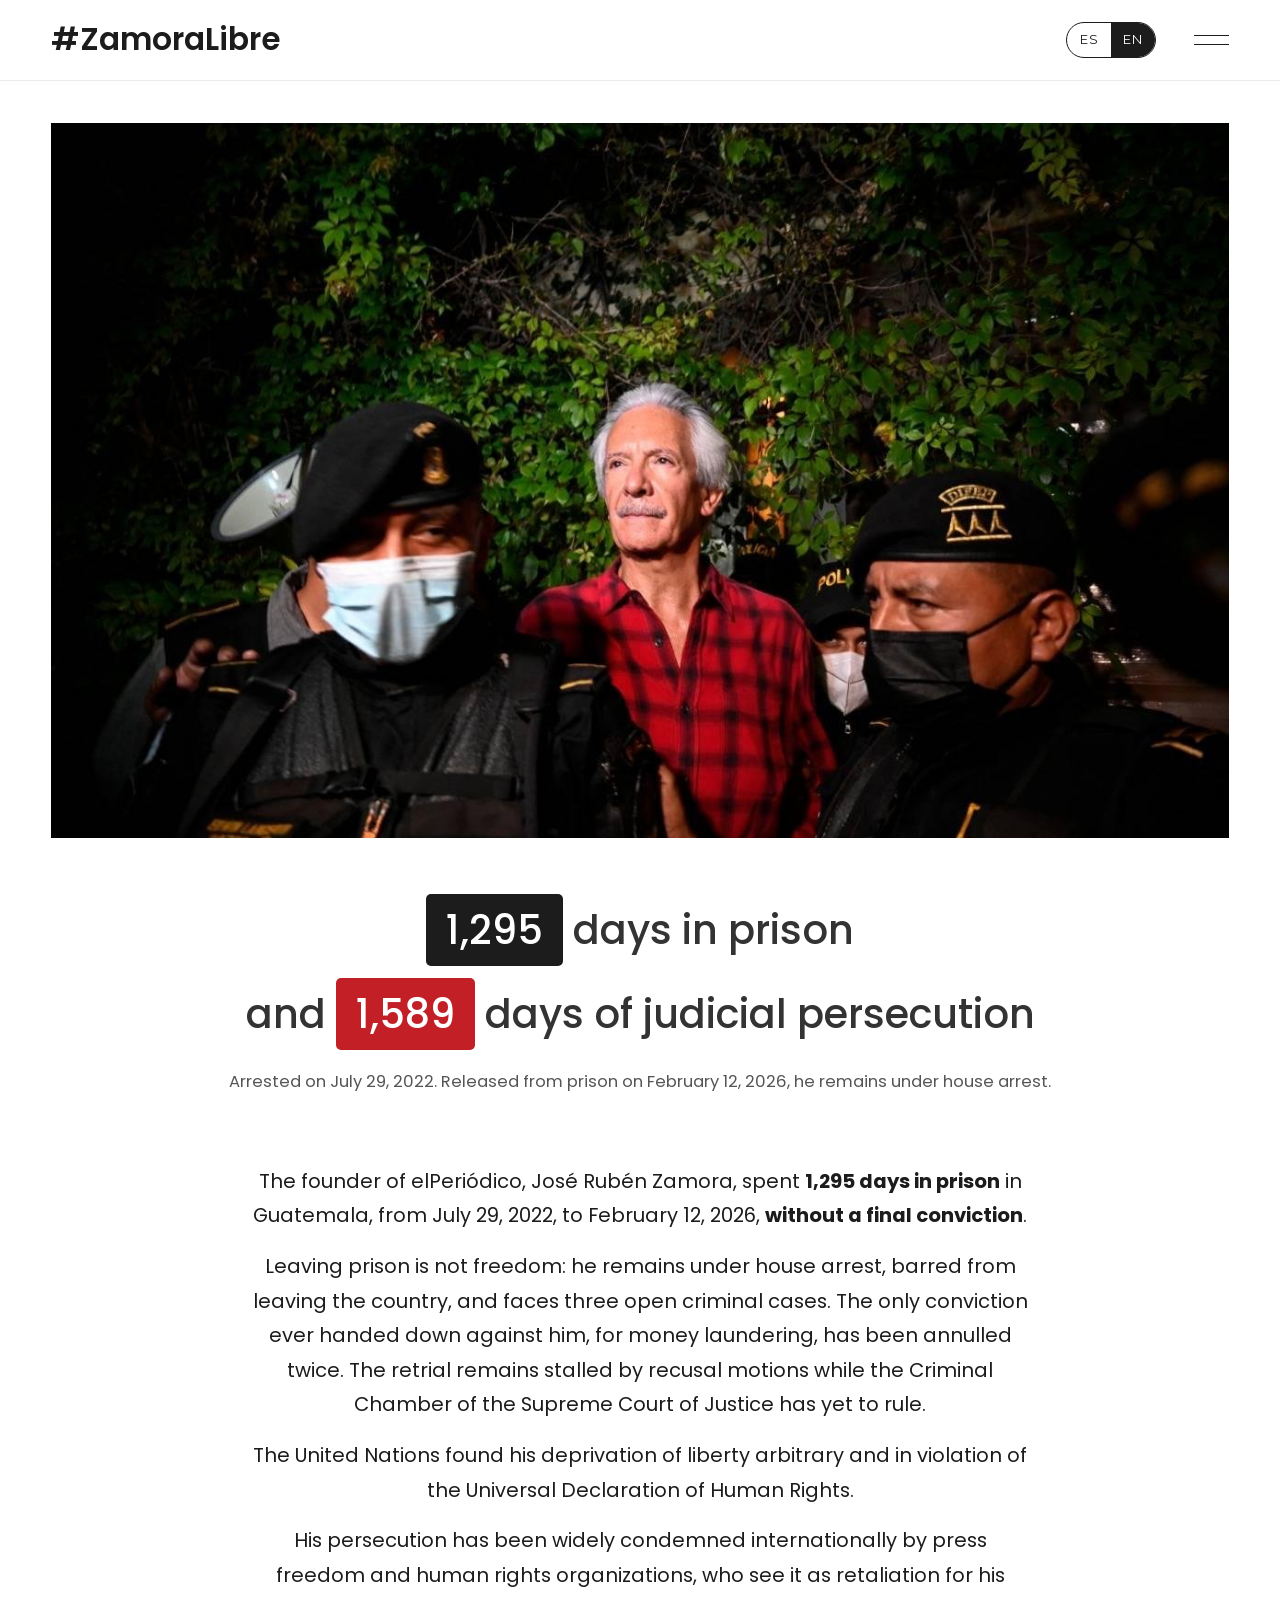
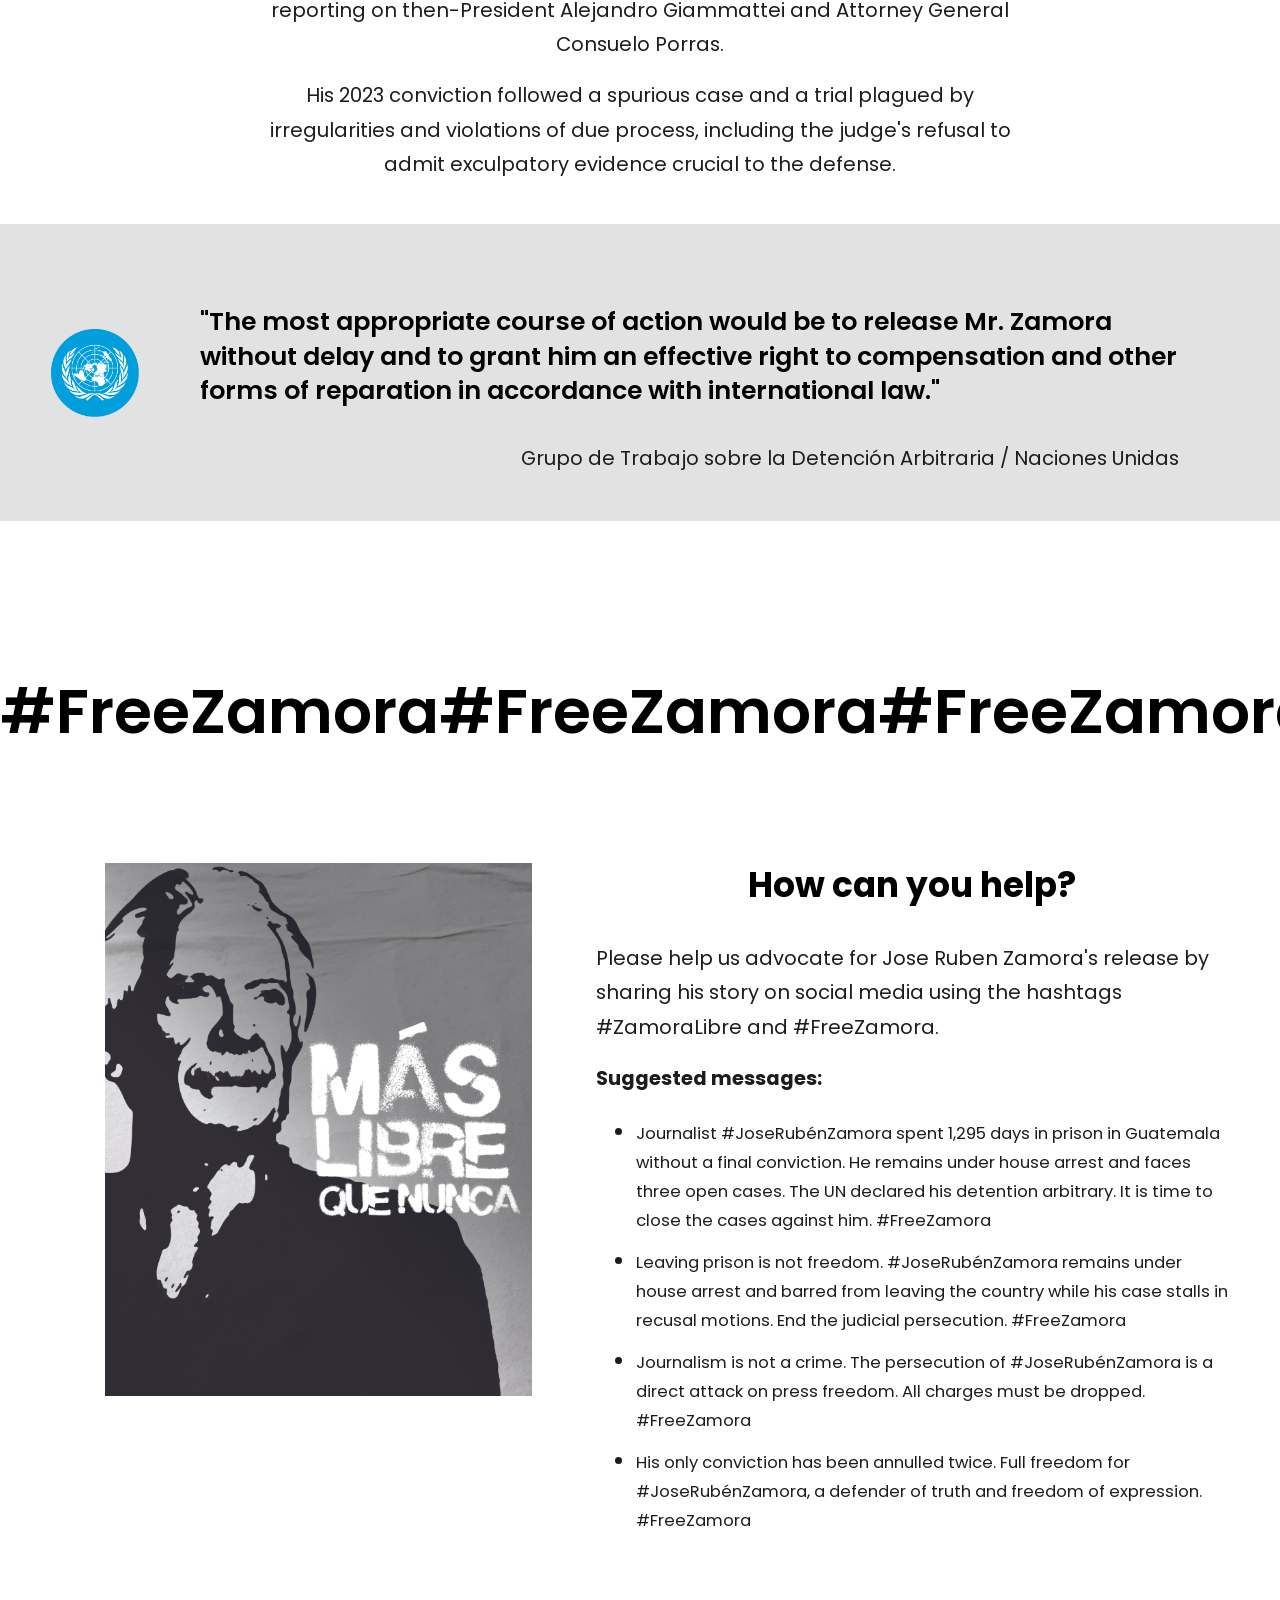
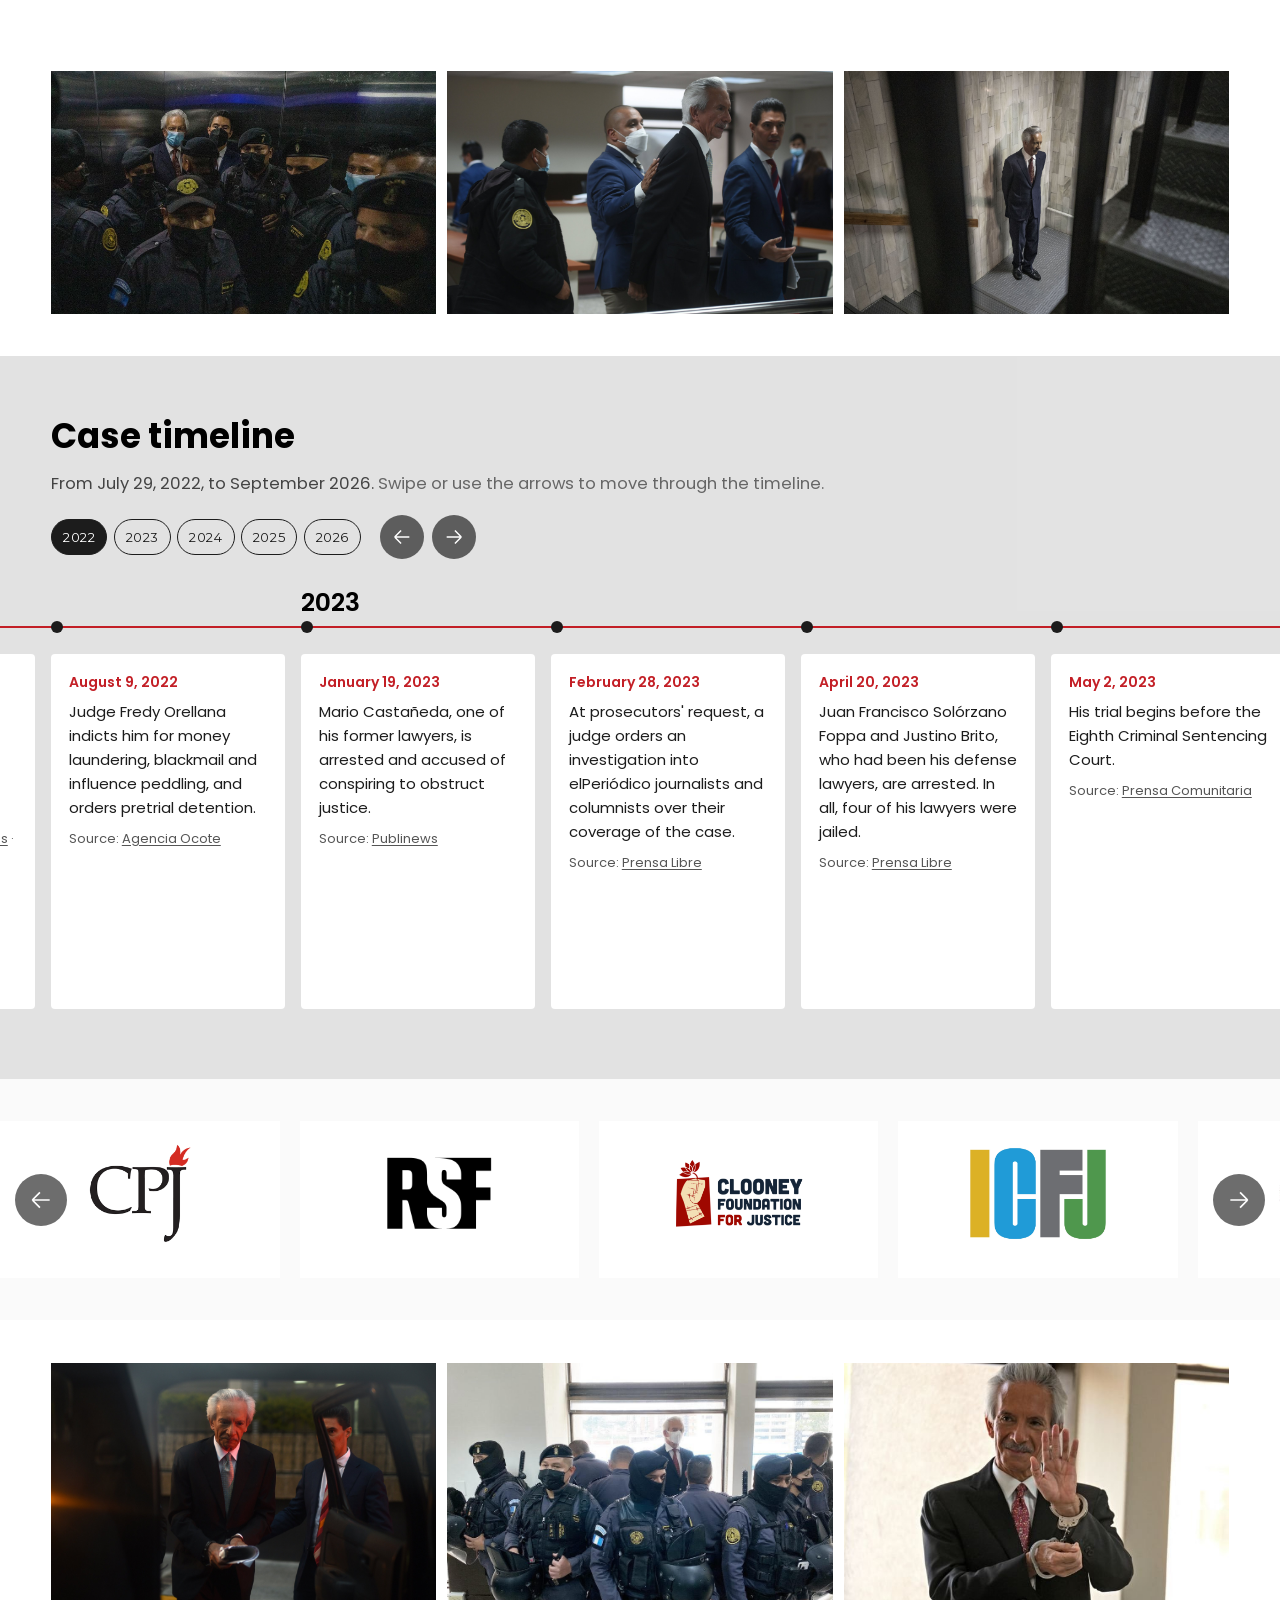
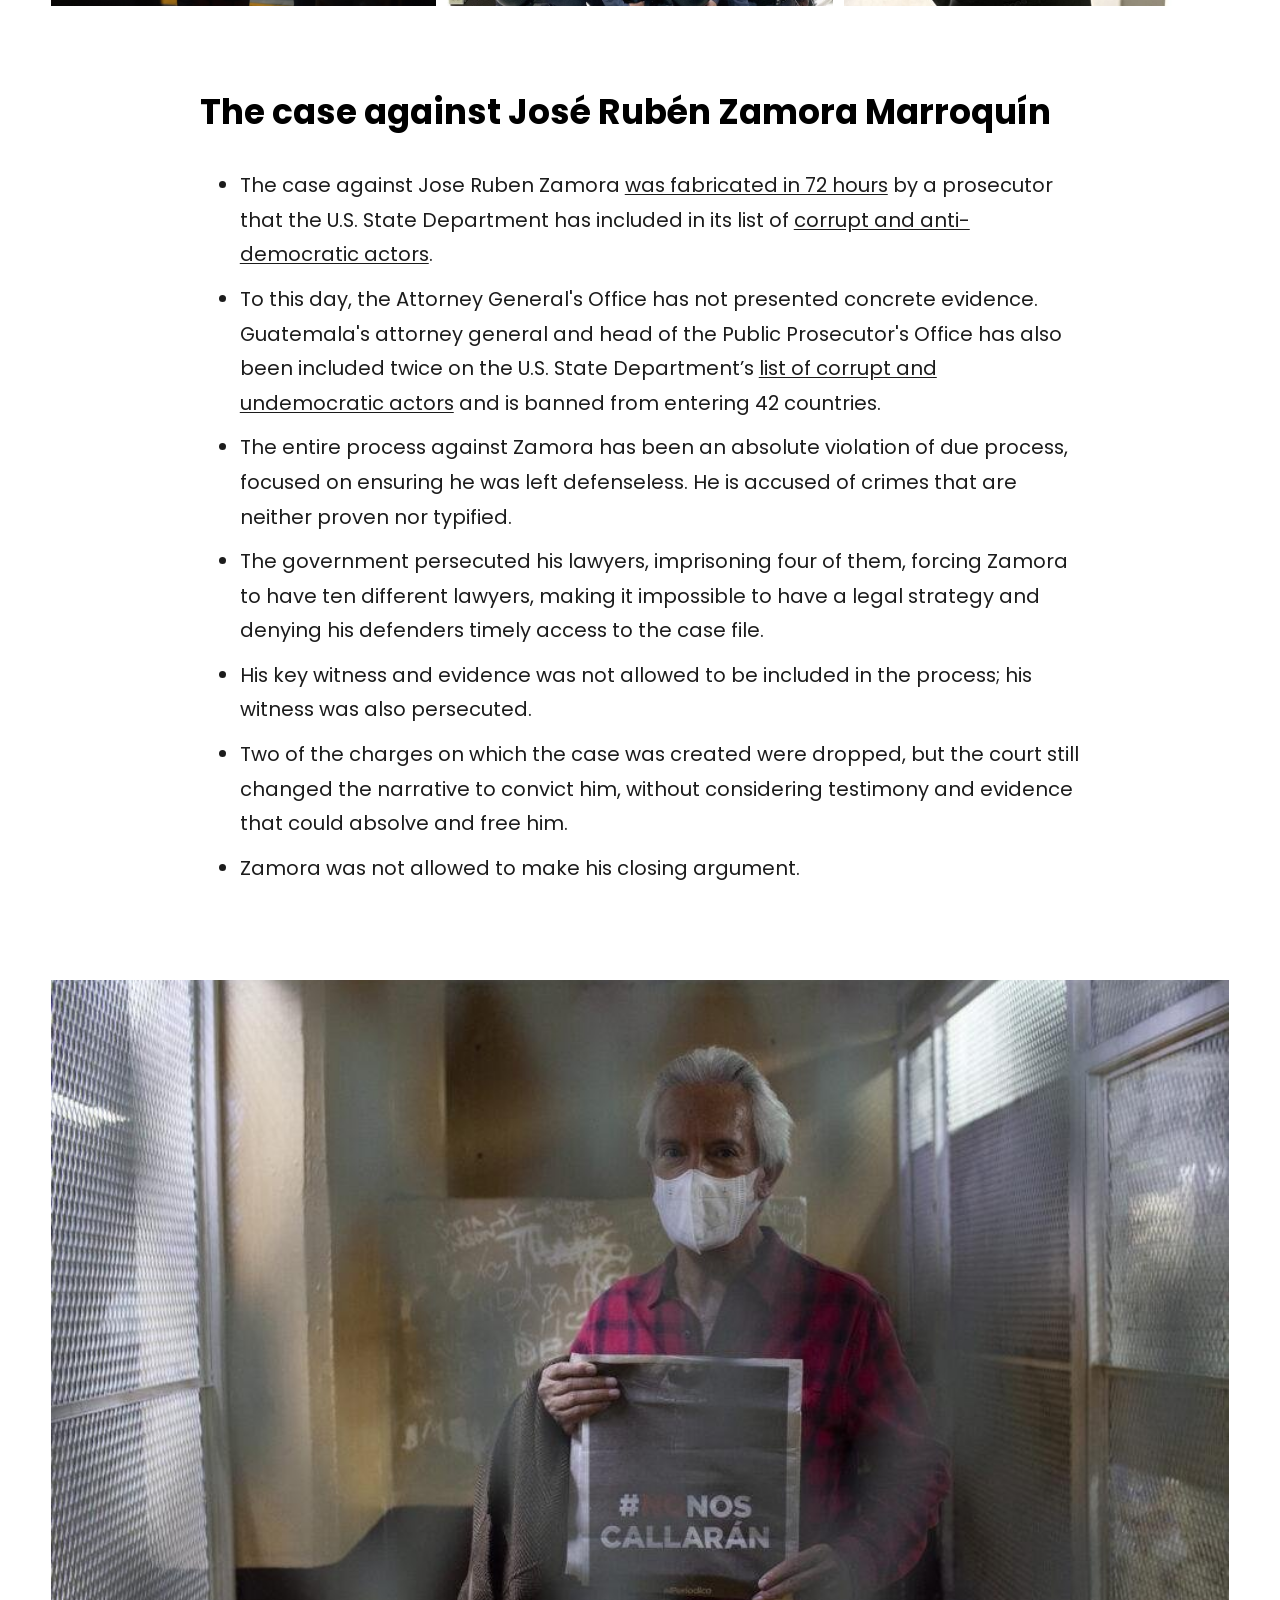
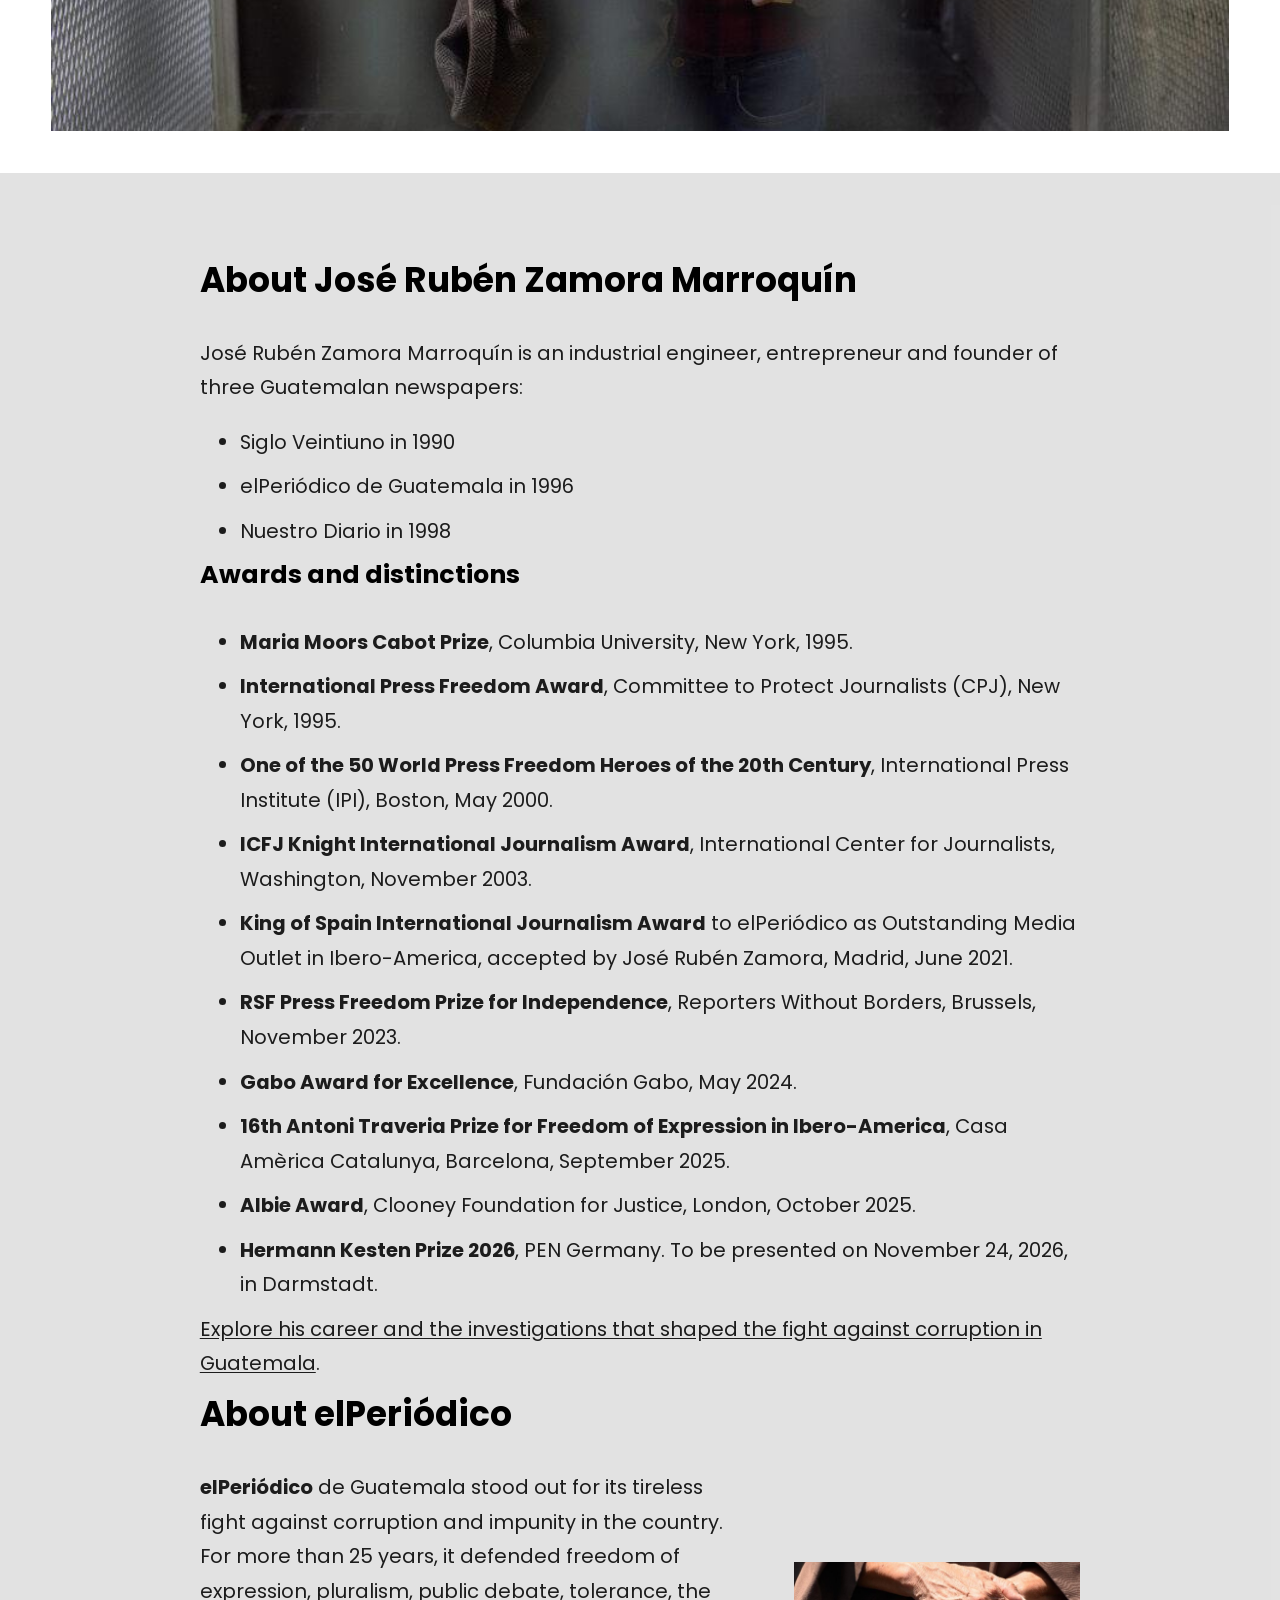
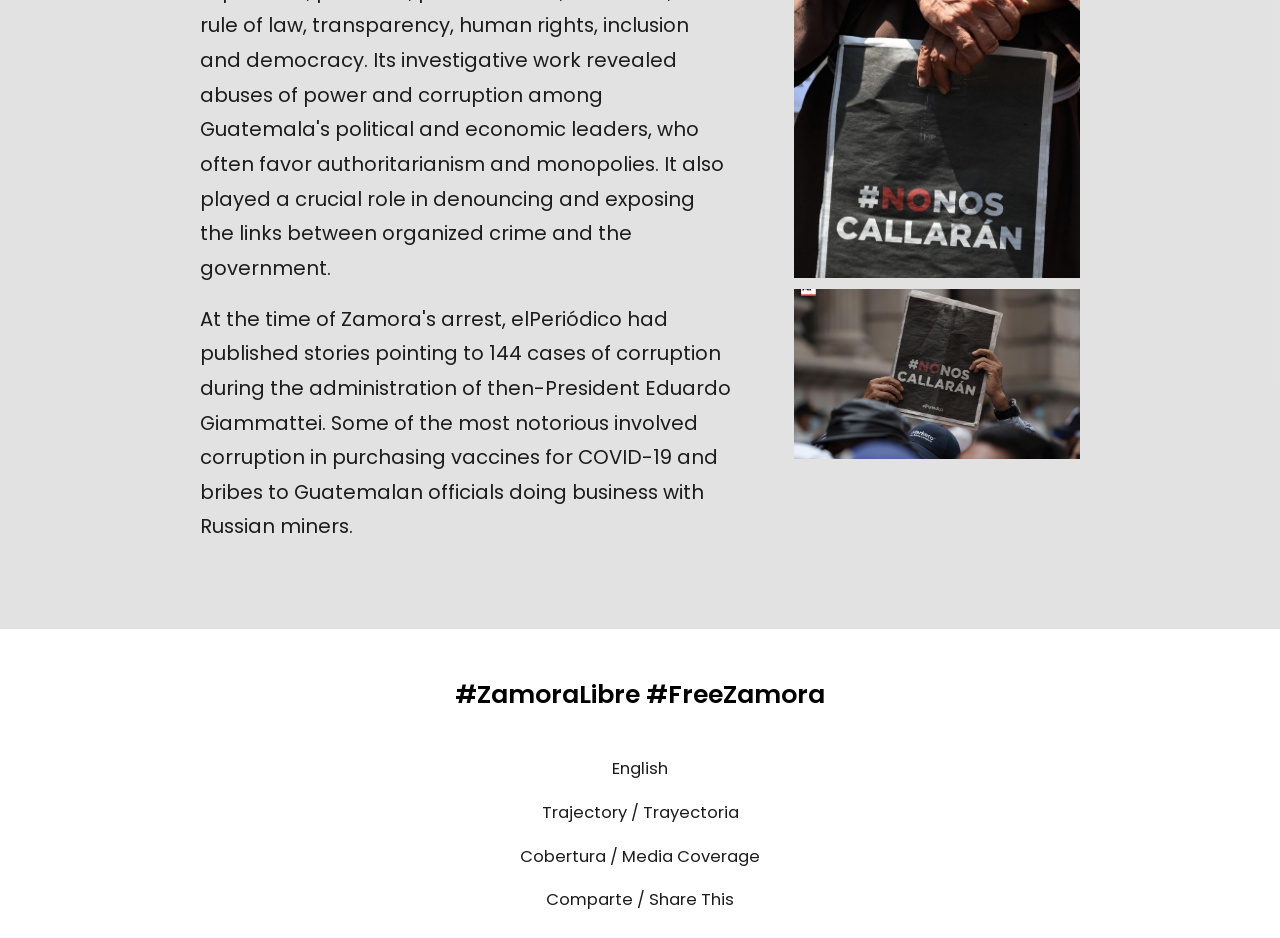
<file: english/index.html>
<!doctype html>
<html lang="en">
<head>
<meta charset="utf-8">
<meta name="viewport" content="width=device-width, initial-scale=1">
<title>#FreeZamora</title>
<meta name="description" content="José Rubén Zamora, founder of elPeriódico, spent 1,295 days in prison in Guatemala without a final conviction. He remains under house arrest and faces three open criminal cases.">
<link rel="canonical" href="https://www.zamoralibre.com/english/">
<meta property="og:type" content="website">
<meta property="og:site_name" content="#ZamoraLibre">
<meta property="og:title" content="#FreeZamora">
<meta property="og:description" content="José Rubén Zamora, founder of elPeriódico, spent 1,295 days in prison without a final conviction. He remains under house arrest and faces three open criminal cases.">
<meta property="og:url" content="https://www.zamoralibre.com/english/">
<meta property="og:image" content="https://www.zamoralibre.com/assets/img/hero-detencion.jpg">
<meta property="og:locale" content="en_US">
<meta name="twitter:card" content="summary_large_image">
<link rel="alternate" hreflang="es" href="https://www.zamoralibre.com/">
<link rel="alternate" hreflang="en" href="https://www.zamoralibre.com/english/">
<link rel="preload" as="font" type="font/woff2" href="../assets/fonts/poppins-600-latin.woff2" crossorigin>
<link rel="preload" as="font" type="font/woff2" href="../assets/fonts/poppins-400-latin.woff2" crossorigin>
<link rel="stylesheet" href="../assets/css/style.css">
</head>
<body>

<header class="cabecera">
  <a class="cabecera__logo" href="../">#ZamoraLibre</a>
  <div class="cabecera__acciones">
    <nav class="idioma" aria-label="Idioma / Language">
      <a href="../" lang="es" hreflang="es" title="Español">ES</a>
      <a href="./" lang="en" hreflang="en" title="English" aria-current="page">EN</a>
    </nav>
    <button class="cabecera__menu" type="button" data-menu-boton aria-expanded="false" aria-controls="nav-panel" aria-label="Open menu">
      <span></span><span></span>
    </button>
  </div>
</header>

<nav class="nav-panel" id="nav-panel" data-menu-panel data-abierto="false" aria-label="Main navigation">
  <a href="../english/trajectory/">Trajectory / Trayectoria</a>
  <a href="../media-coverage/">Cobertura / Media Coverage</a>
  <a href="../comparte/">Comparte / Share This</a>
</nav>

<main>

  <!-- 0 · Opening photograph -->
  <section class="seccion">
    <div class="fe">
      <div class="marco marco--heroe" style="--d:1/2/21/26;--m:1/1/10/11">
        <img class="imagen" src="../assets/img/hero-detencion.jpg" width="1280" height="851" fetchpriority="high"
             alt="José Rubén Zamora, in a red plaid shirt, escorted at night by Guatemalan police officers.">
      </div>
    </div>
  </section>

  <!-- 1 · Day counter -->
  <section class="seccion seccion--auto">
    <div class="fe fe--sin-relleno">
      <div style="--d:1/2/2/26;--m:1/2/7/10">
        <p class="contador">
          <span class="dias-numero dias-numero--fijo">1,295</span> days in prison
        </p>
        <p class="contador" data-contador data-desde="2022-07-29">
          and <span class="dias-numero">&nbsp;</span> days of judicial persecution
        </p>
        <p class="contador__nota">Arrested on July 29, 2022. Released from prison on February 12, 2026, he remains under house arrest.</p>
      </div>
    </div>
  </section>

  <!-- 2 · Introduction -->
  <section class="seccion">
    <div class="fe">
      <div class="contenido" style="--d:1/6/16/22;--m:1/2/3/10">
        <p class="centrado">The founder of elPeriódico, José Rubén Zamora, spent <strong>1,295 days in prison</strong> in Guatemala, from July 29, 2022, to February 12, 2026, <strong>without a final conviction</strong>.</p>
        <p class="centrado">Leaving prison is not freedom: he remains under house arrest, barred from leaving the country, and faces three open criminal cases. The only conviction ever handed down against him, for money laundering, has been annulled twice. The retrial remains stalled by recusal motions while the Criminal Chamber of the Supreme Court of Justice has yet to rule.</p>
        <p class="centrado">The United Nations found his deprivation of liberty arbitrary and in violation of the Universal Declaration of Human Rights. </p>
        <p class="centrado">His persecution has been widely condemned internationally by press freedom and human rights organizations, who see it as retaliation for his reporting on then-President Alejandro Giammattei and Attorney General Consuelo Porras.</p>
        <p class="centrado">His 2023 conviction followed a spurious case and a trial plagued by irregularities and violations of due process, including the judge's refusal to admit exculpatory evidence crucial to the defense.</p>
      </div>
    </div>
  </section>

  <!-- 3 · United Nations quote -->
  <section class="seccion seccion--gris">
    <div class="fe">
      <div class="marco" style="--d:2/2/6/4;--m:1/4/3/8">
        <img class="imagen imagen--contenida" src="../assets/img/onu-logo.png" width="625" height="625" loading="lazy"
             alt="United Nations emblem.">
      </div>
      <div class="contenido" style="--d:2/5/7/25;--m:3/2/13/10">
        <h4>"The most appropriate course of action would be to release Mr. Zamora without delay and to grant him an effective right to compensation and other forms of reparation in accordance with international law." </h4>
        <p class="a-la-derecha">Grupo de Trabajo sobre la Detención Arbitraria / Naciones Unidas</p>
      </div>
    </div>
  </section>

  <!-- 4 · Marquee and "How can you help?" -->
  <section class="seccion">
    <div class="fe fe--ayuda">
      <div class="marquesina fe--sangrado" data-marquesina aria-label="#FreeZamora" style="--d:1/1/9/27;--m:1/1/8/11">
        <div class="marquesina__pista" aria-hidden="true">
          <span>#FreeZamora</span><span>#FreeZamora</span><span>#FreeZamora</span><span>#FreeZamora</span><span>#FreeZamora</span><span>#FreeZamora</span><span>#FreeZamora</span><span>#FreeZamora</span>
        </div>
      </div>
      <h1 class="oculto-visualmente">#FreeZamora</h1>
      <div class="marco marco--poster" style="--d:9/3/24/12;--m:8/2/18/10">
        <img class="imagen imagen--contenida" src="../assets/img/campana-prensa.jpg" width="2500" height="3125" loading="lazy"
             alt="Campaign poster: a screen-printed portrait of José Rubén Zamora beside the phrase “más libre que nunca” (freer than ever).">
      </div>
      <div class="contenido" style="--d:9/13/25/26;--m:18/2/47/10">
        <h3 class="centrado"><strong>How can you help?</strong></h3>
        <p>Please help us advocate for Jose Ruben Zamora's release by sharing his story on social media using the hashtags #ZamoraLibre and #FreeZamora.</p>
        <p><strong>Suggested messages: </strong></p>
        <ul>
          <li><p class="sqsrte-small">Journalist #JoseRubénZamora spent 1,295 days in prison in Guatemala without a final conviction. He remains under house arrest and faces three open cases. The UN declared his detention arbitrary. It is time to close the cases against him. #FreeZamora</p></li>
          <li><p class="sqsrte-small">Leaving prison is not freedom. #JoseRubénZamora remains under house arrest and barred from leaving the country while his case stalls in recusal motions. End the judicial persecution. #FreeZamora</p></li>
          <li><p class="sqsrte-small">Journalism is not a crime. The persecution of #JoseRubénZamora is a direct attack on press freedom. All charges must be dropped. #FreeZamora</p></li>
          <li><p class="sqsrte-small">His only conviction has been annulled twice. Full freedom for #JoseRubénZamora, a defender of truth and freedom of expression. #FreeZamora</p></li>
        </ul>
      </div>
    </div>
  </section>

  <!-- 5 · Gallery -->
  <section class="seccion">
    <div class="fe">
      <div class="marco marco--galeria" style="--d:1/2/8/10;--m:1/2/7/10">
        <img class="imagen" src="../assets/img/galeria-1.jpg" width="1440" height="960" loading="lazy"
             alt="José Rubén Zamora, wearing a face mask, surrounded by police officers inside an elevator.">
      </div>
      <div class="marco marco--galeria" style="--d:1/10/8/18;--m:7/2/13/10">
        <img class="imagen" src="../assets/img/galeria-2.jpg" width="2500" height="1669" loading="lazy"
             alt="José Rubén Zamora led by a guard inside a courtroom.">
      </div>
      <div class="marco marco--galeria" style="--d:1/18/8/26;--m:13/2/19/10">
        <img class="imagen" src="../assets/img/galeria-3.jpg" width="2500" height="1667" loading="lazy"
             alt="José Rubén Zamora, in a suit, waiting alone on a stair landing of the courthouse.">
      </div>
    </div>
  </section>

  <!-- 6 · Case timeline -->
  <section class="cronologia seccion--gris" id="most-recent" aria-labelledby="most-recent-titulo" data-cronologia>
    <div class="cronologia__cabeza">
      <div>
        <h3 class="cronologia__titulo" id="most-recent-titulo"><strong>Case timeline</strong></h3>
        <p class="cronologia__rango">From July 29, 2022, to September 2026. <span class="cronologia__ayuda">Swipe or use the arrows to move through the timeline.</span></p>
      </div>
      <div class="cronologia__controles">
        <div class="cronologia__anios" role="group" aria-label="Jump to year">
          <button type="button" data-cronologia-anio="2022">2022</button>
          <button type="button" data-cronologia-anio="2023">2023</button>
          <button type="button" data-cronologia-anio="2024">2024</button>
          <button type="button" data-cronologia-anio="2025">2025</button>
          <button type="button" data-cronologia-anio="2026">2026</button>
        </div>
        <div class="cronologia__flechas">
          <button class="cronologia__flecha" type="button" data-cronologia-anterior aria-label="Previous"><svg viewBox="0 0 24 24" fill="none" stroke="currentColor" stroke-width="1.6" aria-hidden="true"><path d="M20 12H4M4 12l7-7M4 12l7 7"/></svg></button>
          <button class="cronologia__flecha" type="button" data-cronologia-siguiente aria-label="Next"><svg viewBox="0 0 24 24" fill="none" stroke="currentColor" stroke-width="1.6" aria-hidden="true"><path d="M4 12h16M20 12l-7-7M20 12l-7 7"/></svg></button>
        </div>
      </div>
    </div>
    <ol class="cronologia__pista" data-cronologia-pista tabindex="0" aria-label="Case timeline, from oldest to most recent">
      <li class="cronologia__item cronologia__item--hito cronologia__item--anio" data-anio="2022"><span class="cronologia__anio" aria-hidden="true">2022</span>
        <div class="cronologia__tarjeta">
          <p class="cronologia__fecha"><time datetime="2022-07-29">July 29, 2022</time></p>
          <p class="cronologia__texto">He is arrested at his home. Police and prosecutors raid his residence and elPeriódico's offices.</p>
          <p class="cronologia__fuentes">Sources: <a href="https://www.nytimes.com/2022/07/30/world/americas/guatemala-journalist-zamora-arrest.html" target="_blank" rel="noopener">The New York Times</a> · <a href="https://cpj.org/2022/07/cpj-calls-for-immediate-release-of-guatemalan-journalist-jose-ruben-zamora/" target="_blank" rel="noopener">CPJ</a></p>
        </div>
      </li>
      <li class="cronologia__item" data-anio="2022">
        <div class="cronologia__tarjeta">
          <p class="cronologia__fecha"><time datetime="2022-08-09">August 9, 2022</time></p>
          <p class="cronologia__texto">Judge Fredy Orellana indicts him for money laundering, blackmail and influence peddling, and orders pretrial detention.</p>
          <p class="cronologia__fuentes">Source: <a href="https://www.agenciaocote.com/blog/2022/08/10/juez-liga-proceso-penal-envia-prision-zamora-gomez/" target="_blank" rel="noopener">Agencia Ocote</a></p>
        </div>
      </li>
      <li class="cronologia__item cronologia__item--anio" data-anio="2023"><span class="cronologia__anio" aria-hidden="true">2023</span>
        <div class="cronologia__tarjeta">
          <p class="cronologia__fecha"><time datetime="2023-01-19">January 19, 2023</time></p>
          <p class="cronologia__texto">Mario Castañeda, one of his former lawyers, is arrested and accused of conspiring to obstruct justice.</p>
          <p class="cronologia__fuentes">Source: <a href="https://www.publinews.gt/gt/noticias/2023/01/19/capturan-a-abogado-que-ejercio-defensa-de-jose-ruben-zamora-enero-2023.html" target="_blank" rel="noopener">Publinews</a></p>
        </div>
      </li>
      <li class="cronologia__item" data-anio="2023">
        <div class="cronologia__tarjeta">
          <p class="cronologia__fecha"><time datetime="2023-02-28">February 28, 2023</time></p>
          <p class="cronologia__texto">At prosecutors' request, a judge orders an investigation into elPeriódico journalists and columnists over their coverage of the case.</p>
          <p class="cronologia__fuentes">Source: <a href="https://www.prensalibre.com/guatemala/justicia/juez-ordena-investigar-a-periodistas-y-columnistas-de-elperiodico-y-medios-de-comunicacion-a-peticion-del-mp-breaking/" target="_blank" rel="noopener">Prensa Libre</a></p>
        </div>
      </li>
      <li class="cronologia__item" data-anio="2023">
        <div class="cronologia__tarjeta">
          <p class="cronologia__fecha"><time datetime="2023-04-20">April 20, 2023</time></p>
          <p class="cronologia__texto">Juan Francisco Solórzano Foppa and Justino Brito, who had been his defense lawyers, are arrested. In all, four of his lawyers were jailed.</p>
          <p class="cronologia__fuentes">Source: <a href="https://www.prensalibre.com/guatemala/justicia/capturan-a-juan-francisco-solorzano-foppa-y-justino-brito-torres-senalados-de-supuesta-obstaculizacion-a-la-accion-penal-breaking/" target="_blank" rel="noopener">Prensa Libre</a></p>
        </div>
      </li>
      <li class="cronologia__item" data-anio="2023">
        <div class="cronologia__tarjeta">
          <p class="cronologia__fecha"><time datetime="2023-05-02">May 2, 2023</time></p>
          <p class="cronologia__texto">His trial begins before the Eighth Criminal Sentencing Court.</p>
          <p class="cronologia__fuentes">Source: <a href="https://prensacomunitaria.org/2023/05/se-inicia-el-juicio-contra-jose-ruben-zamora-periodista-y-director-de-el-periodico/" target="_blank" rel="noopener">Prensa Comunitaria</a></p>
        </div>
      </li>
      <li class="cronologia__item cronologia__item--hito" data-anio="2023">
        <div class="cronologia__tarjeta">
          <p class="cronologia__fecha"><time datetime="2023-05-15">May 15, 2023</time></p>
          <p class="cronologia__texto">elPeriódico publishes its final edition and shuts down after almost 27 years under government pressure.</p>
          <p class="cronologia__fuentes">Sources: <a href="https://www.nytimes.com/2023/05/16/world/americas/elperiodico-guatemala-newspaper.html" target="_blank" rel="noopener">The New York Times</a> · <a href="https://cpj.org/2023/05/guatemalan-newspaper-elperiodico-closes-under-government-pressure/" target="_blank" rel="noopener">CPJ</a></p>
        </div>
      </li>
      <li class="cronologia__item cronologia__item--hito" data-anio="2023">
        <div class="cronologia__tarjeta">
          <p class="cronologia__fecha"><time datetime="2023-06-14">June 14, 2023</time></p>
          <p class="cronologia__texto">He is sentenced to six years in prison for money laundering and acquitted of blackmail and influence peddling. Prosecutors had sought 40 years.</p>
          <p class="cronologia__fuentes">Sources: <a href="https://www.prensalibre.com/guatemala/justicia/jose-ruben-zamora-es-condenado-por-lavado-de-dinero-y-asegura-todos-mis-derechos-han-sido-vulnerados-breaking/" target="_blank" rel="noopener">Prensa Libre</a> · <a href="https://cpj.org/2023/06/guatemalan-journalist-jose-ruben-zamora-convicted-of-money-laundering-sentenced-to-6-years-in-prison/" target="_blank" rel="noopener">CPJ</a></p>
        </div>
      </li>
      <li class="cronologia__item cronologia__item--hito" data-anio="2023">
        <div class="cronologia__tarjeta">
          <p class="cronologia__fecha"><time datetime="2023-10-10">October 10, 2023</time></p>
          <p class="cronologia__texto">The Second Court of Appeals annuls the conviction and orders a retrial. He nevertheless remains in prison.</p>
          <p class="cronologia__fuentes">Source: <a href="https://www.prensalibre.com/guatemala/justicia/sala-de-apelaciones-anula-condena-contra-jose-ruben-zamora-y-ordena-nuevo-juicio/" target="_blank" rel="noopener">Prensa Libre</a></p>
        </div>
      </li>
      <li class="cronologia__item cronologia__item--anio" data-anio="2024"><span class="cronologia__anio" aria-hidden="true">2024</span>
        <div class="cronologia__tarjeta">
          <p class="cronologia__fecha"><time datetime="2024-02-05">February 5, 2024</time></p>
          <p class="cronologia__texto">The American Bar Association concludes that his trial was “fundamentally unfair” and that he should never have been prosecuted.</p>
          <p class="cronologia__fuentes">Source: <a href="https://www.americanbar.org/groups/human_rights/reports/trial-observation-report-guatemala-vs-jrz/" target="_blank" rel="noopener">American Bar Association</a></p>
        </div>
      </li>
      <li class="cronologia__item" data-anio="2024">
        <div class="cronologia__tarjeta">
          <p class="cronologia__fecha"><time datetime="2024-02-08">February 8, 2024</time></p>
          <p class="cronologia__texto">The Clooney Foundation for Justice's TrialWatch report grades the trial an F and finds the charges appear to be retaliation for his journalism.</p>
          <p class="cronologia__fuentes">Source: <a href="https://cfj.org/reports/guatemala-v-jose-ruben-zamora/" target="_blank" rel="noopener">TrialWatch</a></p>
        </div>
      </li>
      <li class="cronologia__item" data-anio="2024">
        <div class="cronologia__tarjeta">
          <p class="cronologia__fecha"><time datetime="2024-03-19">March 19, 2024</time></p>
          <p class="cronologia__texto">Independent expert Carlos Beristain documents, using the Istanbul Protocol, that Zamora has suffered torture and inhumane treatment.</p>
        </div>
      </li>
      <li class="cronologia__item" data-anio="2024">
        <div class="cronologia__tarjeta">
          <p class="cronologia__fecha"><time datetime="2024-05-15">May 15, 2024</time></p>
          <p class="cronologia__texto">He is granted alternative measures in the money laundering case but stays in prison because of another of the cases against him.</p>
          <p class="cronologia__fuentes">Source: <a href="https://lahora.gt/nacionales/dguzman/2024/11/15/sala-segunda-de-apelaciones-revoca-medidas-a-periodista-jose-ruben-zamora-y-ordena-que-vuelva-a-prision/" target="_blank" rel="noopener">La Hora</a></p>
        </div>
      </li>
      <li class="cronologia__item cronologia__item--hito" data-anio="2024">
        <div class="cronologia__tarjeta">
          <p class="cronologia__fecha"><time datetime="2024-07-01">July 1, 2024</time></p>
          <p class="cronologia__texto">The UN Working Group on Arbitrary Detention declares his detention arbitrary and calls for his immediate release.</p>
          <p class="cronologia__fuentes">Sources: <a href="https://www.ohchr.org/sites/default/files/documents/issues/detention-wg/opinions/session99/a-hrc-wgad-2024-7-guatemala-aev.pdf" target="_blank" rel="noopener">United Nations</a> · <a href="https://elpais.com/america/2024-07-02/la-onu-considera-arbitraria-la-detencion-de-jose-ruben-zamora-y-pide-su-inmediata-liberacion.html" target="_blank" rel="noopener">El País</a></p>
        </div>
      </li>
      <li class="cronologia__item" data-anio="2024">
        <div class="cronologia__tarjeta">
          <p class="cronologia__fecha"><time datetime="2024-07-18">July 18, 2024</time></p>
          <p class="cronologia__texto">His legal team files an urgent appeal with the UN Special Rapporteur on torture.</p>
          <p class="cronologia__fuentes">Source: <a href="https://cpj.org/2024/07/urgent-appeal-to-un-says-journalist-jose-ruben-zamora-was-tortured-should-be-freed/" target="_blank" rel="noopener">CPJ</a></p>
        </div>
      </li>
      <li class="cronologia__item" data-anio="2024">
        <div class="cronologia__tarjeta">
          <p class="cronologia__fecha"><time datetime="2024-08-01">August 1, 2024</time></p>
          <p class="cronologia__texto">Amnesty International declares him a prisoner of conscience.</p>
          <p class="cronologia__fuentes">Source: <a href="https://www.amnesty.org/en/latest/news/2024/08/guatemala-amnistia-internacional-nombra-jose-ruben-zamora-preso-conciencia-exige-liberacion/" target="_blank" rel="noopener">Amnesty International</a></p>
        </div>
      </li>
      <li class="cronologia__item" data-anio="2024">
        <div class="cronologia__tarjeta">
          <p class="cronologia__fecha"><time datetime="2024-08-28">August 28, 2024</time></p>
          <p class="cronologia__texto">Six UN Special Rapporteurs warn that nearly 20 months of solitary confinement in near-constant darkness could amount to torture.</p>
          <p class="cronologia__fuentes">Source: <a href="https://www.doughtystreet.co.uk/news/jose-ruben-zamora-v-guatemala-six-united-nations-experts-raise-grave-concerns-about-inhumane" target="_blank" rel="noopener">Doughty Street Chambers</a></p>
        </div>
      </li>
      <li class="cronologia__item cronologia__item--hito" data-anio="2024">
        <div class="cronologia__tarjeta">
          <p class="cronologia__fecha"><time datetime="2024-10-19">October 19, 2024</time></p>
          <p class="cronologia__texto">After 813 days in prison, he leaves Mariscal Zavala under house arrest, granted by a judge in the second case against him.</p>
          <p class="cronologia__fuentes">Sources: <a href="https://lahora.gt/nacionales/sosegueda/2024/10/19/despues-de-mas-de-800-dias-en-prision-jose-ruben-zamora-dejara-mariscal-zavala-esta-noche/" target="_blank" rel="noopener">La Hora</a> · <a href="https://www.prensalibre.com/guatemala/justicia/jose-ruben-zamora-obtiene-arresto-domiciliario-tras-haber-pasado-mas-de-800-dias-en-prision-breaking/" target="_blank" rel="noopener">Prensa Libre</a></p>
        </div>
      </li>
      <li class="cronologia__item" data-anio="2024">
        <div class="cronologia__tarjeta">
          <p class="cronologia__fecha"><time datetime="2024-11-15">November 15, 2024</time></p>
          <p class="cronologia__texto">The Second Court of Appeals revokes his alternative measures in the money laundering case and orders him back to prison.</p>
          <p class="cronologia__fuentes">Source: <a href="https://cpj.org/2024/11/i-will-always-keep-fighting-jose-ruben-zamora-tells-cpj-before-court-orders-him-back-to-jail/" target="_blank" rel="noopener">CPJ</a></p>
        </div>
      </li>
      <li class="cronologia__item cronologia__item--anio" data-anio="2025"><span class="cronologia__anio" aria-hidden="true">2025</span>
        <div class="cronologia__tarjeta">
          <p class="cronologia__fecha"><time datetime="2025-01-13">January 13, 2025</time></p>
          <p class="cronologia__texto">The Supreme Court of Justice grants him a provisional amparo that prevents his return to prison in the money laundering case.</p>
          <p class="cronologia__fuentes">Source: <a href="https://latamjournalismreview.org/news/guatemalan-supreme-court-grants-amparo-to-journalist-jose-ruben-zamora-to-avoid-reentry-to-prison/" target="_blank" rel="noopener">LatAm Journalism Review</a></p>
        </div>
      </li>
      <li class="cronologia__item cronologia__item--hito" data-anio="2025">
        <div class="cronologia__tarjeta">
          <p class="cronologia__fecha"><time datetime="2025-03-10">March 10, 2025</time></p>
          <p class="cronologia__texto">He is returned to Mariscal Zavala prison after the Third Court of Appeals annuls his house arrest. The judge who carried out the order reports threats.</p>
          <p class="cronologia__fuentes">Source: <a href="https://cpj.org/2025/03/cpj-calls-for-release-of-jose-ruben-zamora-after-guatemala-judge-orders-the-journalist-back-to-jail/" target="_blank" rel="noopener">CPJ</a></p>
        </div>
      </li>
      <li class="cronologia__item" data-anio="2025">
        <div class="cronologia__tarjeta">
          <p class="cronologia__fecha"><time datetime="2025-03-26">March 26, 2025</time></p>
          <p class="cronologia__texto">The IACHR and UN Special Rapporteurs express concern about his return to prison and threats against justice officials.</p>
          <p class="cronologia__fuentes">Source: <a href="https://www.oas.org/en/IACHR/jsForm/?File=/en/iachr/media_center/PReleases/2025/060.asp" target="_blank" rel="noopener">IACHR</a></p>
        </div>
      </li>
      <li class="cronologia__item" data-anio="2025">
        <div class="cronologia__tarjeta">
          <p class="cronologia__fecha"><time datetime="2025-07-30">July 30, 2025</time></p>
          <p class="cronologia__texto">U.S. Senator Dick Durbin calls on the Senate floor for his release and for the charges to be dropped.</p>
          <p class="cronologia__fuentes">Source: <a href="https://www.durbin.senate.gov/newsroom/press-releases/on-the-senate-floor-durbin-urges-the-release-of-political-prisoners-in-the-uae-azerbaijan-tunisia-and-guatemala" target="_blank" rel="noopener">Senator Durbin</a></p>
        </div>
      </li>
      <li class="cronologia__item" data-anio="2025">
        <div class="cronologia__tarjeta">
          <p class="cronologia__fecha"><time datetime="2025-10">October 2025</time></p>
          <p class="cronologia__texto">The Criminal Chamber of the Supreme Court finds that his right to a defense was violated and sends the money laundering case back to the Court of Appeals.</p>
          <p class="cronologia__fuentes">Source: <a href="https://latamjournalismreview.org/news/supreme-court-of-guatemala-overturns-money-laundering-conviction-against-journalist-jose-ruben-zamora/" target="_blank" rel="noopener">LatAm Journalism Review</a></p>
        </div>
      </li>
      <li class="cronologia__item cronologia__item--hito cronologia__item--anio" data-anio="2026"><span class="cronologia__anio" aria-hidden="true">2026</span>
        <div class="cronologia__tarjeta">
          <p class="cronologia__fecha"><time datetime="2026-02-12">February 12, 2026</time></p>
          <p class="cronologia__texto">After <strong>1,295 days in prison</strong>, Judge Maximino Morales grants him house arrest, with a ban on leaving the country. He leaves Mariscal Zavala that night.</p>
          <p class="cronologia__fuentes">Sources: <a href="https://cpj.org/2026/02/cpj-welcomes-guatemalan-journalist-jose-ruben-zamoras-release-to-house-arrest-calls-for-all-charges-to-be-dropped/" target="_blank" rel="noopener">CPJ</a> · <a href="https://www.sipiapa.org/la-sip-saludala-liberacion-jose-ruben-zamora-guatemala-n1301134" target="_blank" rel="noopener">IAPA</a> · <a href="https://rsf.org/en/guatemala-rsf-welcomes-release-jose-rub%C3%A9n-zamora-and-calls-definitive-end-his-legal-persecution" target="_blank" rel="noopener">RSF</a></p>
        </div>
      </li>
      <li class="cronologia__item" data-anio="2026">
        <div class="cronologia__tarjeta">
          <p class="cronologia__fecha"><time datetime="2026-03">March 2026</time></p>
          <p class="cronologia__texto">The Inter-American Commission on Human Rights, which holds precautionary measures in his favor, meets with him during its session in Guatemala.</p>
          <p class="cronologia__fuentes">Source: <a href="https://www.oas.org/en/IACHR/jsForm/?File=%2Fen%2Fiachr%2Fmedia_center%2FPReleases%2F2026%2F042.asp" target="_blank" rel="noopener">IACHR</a></p>
        </div>
      </li>
      <li class="cronologia__item" data-anio="2026">
        <div class="cronologia__tarjeta">
          <p class="cronologia__fecha"><time datetime="2026-03-20">March 20, 2026</time></p>
          <p class="cronologia__texto">The Supreme Court of Justice grants him a definitive amparo, voiding the rulings that would have sent him back to prison. Prosecutors appeal.</p>
          <p class="cronologia__fuentes">Source: <a href="https://latamjournalismreview.org/news/guatemala-supreme-court-confirms-release-of-journalist-jose-ruben-zamora/" target="_blank" rel="noopener">LatAm Journalism Review</a></p>
        </div>
      </li>
      <li class="cronologia__item" data-anio="2026">
        <div class="cronologia__tarjeta">
          <p class="cronologia__fecha"><time datetime="2026-05-11">May 11, 2026</time></p>
          <p class="cronologia__texto">Zamora reports that prosecutors are seeking a new arrest warrant against him over a 2021 story about the “magic carpet.”</p>
          <p class="cronologia__fuentes">Source: <a href="https://latamjournalismreview.org/news/jose-ruben-zamora-reports-new-attempt-to-imprison-him-over-publications/" target="_blank" rel="noopener">LatAm Journalism Review</a></p>
        </div>
      </li>
      <li class="cronologia__item" data-anio="2026">
        <div class="cronologia__tarjeta">
          <p class="cronologia__fecha"><time datetime="2026-06-23">June 23, 2026</time></p>
          <p class="cronologia__texto">The Constitutional Court accepts the prosecutors' withdrawal and closes the case against eight elPeriódico journalists and columnists, opened in 2023 over their coverage.</p>
          <p class="cronologia__fuentes">Source: <a href="https://prensacomunitaria.org/2026/06/cc-acepta-archivar-caso-contra-periodistas-y-columnistas-de-elperiodico/" target="_blank" rel="noopener">Prensa Comunitaria</a></p>
        </div>
      </li>
      <li class="cronologia__item cronologia__item--hito" data-anio="2026">
        <div class="cronologia__tarjeta">
          <p class="cronologia__fecha"><time datetime="2026-07-28">July 28, 2026</time></p>
          <p class="cronologia__texto">The Second Court of Appeals annuls his money laundering conviction for a second time and orders a retrial. The Constitutional Court makes his alternative measures final.</p>
          <p class="cronologia__fuentes">Sources: <a href="https://latamjournalismreview.org/news/guatemalan-appeals-court-overturns-conviction-of-journalist-jose-ruben-zamora-for-second-time/" target="_blank" rel="noopener">LatAm Journalism Review</a> · <a href="https://www.prensalibre.com/guatemala/justicia/cc-deja-firme-la-libertad-de-jose-ruben-zamora-al-aceptar-el-desistimiento-del-mp-breaking/" target="_blank" rel="noopener">Prensa Libre</a></p>
        </div>
      </li>
      <li class="cronologia__item" data-anio="2026">
        <div class="cronologia__tarjeta">
          <p class="cronologia__fecha"><time datetime="2026-08-13">August 13, 2026</time></p>
          <p class="cronologia__texto">The Ninth Sentencing Court denies him permission to travel to the United States for medical treatment. The retrial remains stalled while the Supreme Court's Criminal Chamber processes an appeal by former prosecutor Samari Gómez.</p>
          <p class="cronologia__fuentes">Sources: <a href="https://www.infobae.com/america/agencias/2026/08/13/tribunal-guatemalteco-niega-la-salida-hacia-eeuu-al-periodista-jose-ruben-zamora/" target="_blank" rel="noopener">EFE</a> · <a href="https://lahora.gt/nacionales/sosegueda/2026/08/13/caso-contra-jose-ruben-zamora-se-entrampa-una-vez-mas-camara-penal-procesa-casacion-solicitada-por-samari-gomez-now/" target="_blank" rel="noopener">La Hora</a></p>
        </div>
      </li>
      <li class="cronologia__item" data-anio="2026">
        <div class="cronologia__tarjeta">
          <p class="cronologia__fecha"><time datetime="2026-09-08">September 8, 2026</time></p>
          <p class="cronologia__texto">A study by Harald Waxenecker published by the Reuters Institute analyzes 675,835 posts on X and finds that 44 accounts drove a coordinated campaign to frame his journalism as a crime.</p>
          <p class="cronologia__fuentes">Source: <a href="https://reutersinstitute.politics.ox.ac.uk/news/hate-campaign-jose-ruben-zamora-journalism-crime" target="_blank" rel="noopener">Reuters Institute</a></p>
        </div>
      </li>
    </ol>
  </section>

  <!-- 7 · Organizations -->
  <section class="carrusel" data-carrusel aria-label="Organizations supporting the case">
    <button class="carrusel__flecha carrusel__flecha--anterior" type="button" data-carrusel-anterior aria-label="Previous">
      <svg viewBox="0 0 24 24" fill="none" stroke="currentColor" stroke-width="1.6" aria-hidden="true"><path d="M20 12H4M4 12l7-7M4 12l7 7"/></svg>
    </button>
    <ul class="carrusel__pista" data-carrusel-pista>
      <li class="carrusel__item"><img width="500" height="500" src="../assets/img/logo-cpj.png" loading="lazy" alt="Comité para la Protección de Periodistas (CPJ)"></li>
      <li class="carrusel__item"><img width="400" height="400" src="../assets/img/logo-rsf.png" loading="lazy" alt="Reporteros Sin Fronteras"></li>
      <li class="carrusel__item"><img width="1080" height="1080" src="../assets/img/logo-clooney-foundation.png" loading="lazy" alt="The Clooney Foundation"></li>
      <li class="carrusel__item"><img width="2100" height="2100" src="../assets/img/logo-icfj.jpg" loading="lazy" alt="International Center for Journalists (ICFJ)"></li>
      <li class="carrusel__item"><img width="200" height="200" src="../assets/img/logo-vance-center.jpg" loading="lazy" alt="Vance Center"></li>
      <li class="carrusel__item"><img width="346" height="346" src="../assets/img/logo-american-bar-association.png" loading="lazy" alt="American Bar Association"></li>
      <li class="carrusel__item"><img width="225" height="225" src="../assets/img/logo-ipi.png" loading="lazy" alt="International Press Institute"></li>
      <li class="carrusel__item"><img width="225" height="225" src="../assets/img/logo-columbia-cabot.png" loading="lazy" alt="Columbia School of Journalism (Maria Moors Cabot Prize)"></li>
      <li class="carrusel__item"><img width="300" height="300" src="../assets/img/logo-craig-newmark.jpg" loading="lazy" alt="Craig Newmark School of Journalism"></li>
      <li class="carrusel__item"><img width="1200" height="1200" src="../assets/img/logo-lawyers-without-borders.png" loading="lazy" alt="Lawyers without Borders"></li>
      <li class="carrusel__item"><img width="1200" height="1200" src="../assets/img/logo-un-human-rights.png" loading="lazy" alt="UN Human Rights"></li>
      <li class="carrusel__item"><img width="225" height="225" src="../assets/img/logo-relatoria-oea.jpg" loading="lazy" alt="Relatoría Especial para la Libertad de Expresión de la OEA"></li>
      <li class="carrusel__item"><img width="225" height="225" src="../assets/img/logo-fundacion-gabo.png" loading="lazy" alt="Fundación Gabo"></li>
      <li class="carrusel__item"><img width="300" height="300" src="../assets/img/logo-oea.jpg" loading="lazy" alt="OEA"></li>
    </ul>
    <button class="carrusel__flecha carrusel__flecha--siguiente" type="button" data-carrusel-siguiente aria-label="Next">
      <svg viewBox="0 0 24 24" fill="none" stroke="currentColor" stroke-width="1.6" aria-hidden="true"><path d="M4 12h16M20 12l-7-7M20 12l-7 7"/></svg>
    </button>
  </section>

  <!-- 8 · Gallery -->
  <section class="seccion">
    <div class="fe">
      <div class="marco marco--galeria" style="--d:1/2/8/10;--m:1/2/7/10">
        <img class="imagen" src="../assets/img/galeria-4.jpg" width="2500" height="1669" loading="lazy"
             alt="José Rubén Zamora, handcuffed, being put into a vehicle at dusk.">
      </div>
      <div class="marco marco--galeria" style="--d:1/10/8/18;--m:7/2/13/10">
        <img class="imagen" src="../assets/img/galeria-5.jpg" width="1024" height="577" loading="lazy"
             alt="A line of riot police surrounds José Rubén Zamora in a courthouse hallway. Photo: La Hora / José Orozco.">
      </div>
      <div class="marco marco--galeria" style="--d:1/18/8/26;--m:13/2/19/10">
        <img class="imagen" src="../assets/img/galeria-6.jpg" width="640" height="426" loading="lazy"
             alt="José Rubén Zamora waves with a handcuffed hand. Photo: Johan Ordóñez / AFP.">
      </div>
    </div>
  </section>

  <!-- 9 · The case -->
  <section class="seccion">
    <div class="fe">
      <div class="contenido" style="--d:1/5/18/23;--m:1/2/3/10">
        <h3><strong>The case against José Rubén Zamora Marroquín</strong></h3>
        <ul>
          <li><p>The case against Jose Ruben Zamora <a href="https://elfaro.net/en/202208/centroamerica/26331/The-Case-against-Journalist-Jos%C3%A9-Rub%C3%A9n-Zamora-Was-Built-in-72-Hours.htm" target="_blank" rel="noopener">was fabricated in 72 hours</a> by a prosecutor that the U.S. State Department has included in its list of <a href="https://2021-2025.state.gov/reports/section-353-corrupt-and-undemocratic-actors-report-2022" target="_blank" rel="noopener">corrupt and anti-democratic actors</a>. </p></li>
          <li><p>To this day, the Attorney General's Office has not presented concrete evidence. Guatemala's attorney general and head of the Public Prosecutor's Office has also been included twice on the U.S. State Department’s <a href="https://2021-2025.state.gov/designation-of-attorney-general-maria-consuelo-porras-argueta-de-porres-for-involvement-in-significant-corruption-and-consideration-of-additional-designations" target="_blank" rel="noopener">list of corrupt and undemocratic actors</a> and is banned from entering 42 countries.</p></li>
          <li><p>The entire process against Zamora has been an absolute violation of due process, focused on ensuring he was left defenseless. He is accused of crimes that are neither proven nor typified. </p></li>
          <li><p>The government persecuted his lawyers, imprisoning four of them, forcing Zamora to have ten different lawyers, making it impossible to have a legal strategy and denying his defenders timely access to the case file. </p></li>
          <li><p>His key witness and evidence was not allowed to be included in the process; his witness was also persecuted. </p></li>
          <li><p>Two of the charges on which the case was created were dropped, but the court still changed the narrative to convict him, without considering testimony and evidence that could absolve and free him.</p></li>
          <li><p>Zamora was not allowed to make his closing argument. </p></li>
        </ul>
      </div>
    </div>
  </section>

  <!-- 10 · Full-width photograph -->
  <section class="seccion">
    <div class="fe">
      <div class="marco marco--ancha" style="--d:1/2/22/26;--m:1/2/7/10">
        <img class="imagen" src="../assets/img/foto-ancho.jpg" width="980" height="650" loading="lazy"
             alt="José Rubén Zamora, behind bars, holds an elPeriódico front page with the headline “#NoNosCallarán” (they will not silence us).">
      </div>
    </div>
  </section>

  <!-- 11 · About José Rubén Zamora and elPeriódico -->
  <section class="seccion seccion--gris seccion--media">
    <div class="fe fe--media">
      <div class="contenido" style="--d:1/5/21/23;--m:1/2/11/10">
        <h3><strong>About José Rubén Zamora Marroquín</strong></h3>
        <p>José Rubén Zamora Marroquín is an industrial engineer, entrepreneur and founder of three Guatemalan newspapers: </p>
        <ul>
          <li><p>Siglo Veintiuno in 1990 </p></li>
          <li><p>elPeriódico de Guatemala in 1996</p></li>
          <li><p>Nuestro Diario in 1998 </p></li>
        </ul>
        <h4><strong>Awards and distinctions</strong></h4>
        <ul>
          <li><p><strong>Maria Moors Cabot Prize</strong>, Columbia University, New York, 1995.</p></li>
          <li><p><strong>International Press Freedom Award</strong>, Committee to Protect Journalists (CPJ), New York, 1995.</p></li>
          <li><p><strong>One of the 50 World Press Freedom Heroes of the 20th Century</strong>, International Press Institute (IPI), Boston, May 2000.</p></li>
          <li><p><strong>ICFJ Knight International Journalism Award</strong>, International Center for Journalists, Washington, November 2003.</p></li>
          <li><p><strong>King of Spain International Journalism Award</strong> to elPeriódico as Outstanding Media Outlet in Ibero-America, accepted by José Rubén Zamora, Madrid, June 2021.</p></li>
          <li><p><strong>RSF Press Freedom Prize for Independence</strong>, Reporters Without Borders, Brussels, November 2023.</p></li>
          <li><p><strong>Gabo Award for Excellence</strong>, Fundación Gabo, May 2024.</p></li>
          <li><p><strong>16th Antoni Traveria Prize for Freedom of Expression in Ibero-America</strong>, Casa Amèrica Catalunya, Barcelona, September 2025.</p></li>
          <li><p><strong>Albie Award</strong>, Clooney Foundation for Justice, London, October 2025.</p></li>
          <li><p><strong>Hermann Kesten Prize 2026</strong>, PEN Germany. To be presented on November 24, 2026, in Darmstadt.</p></li>
        </ul>
        <p><a href="trajectory/">Explore his career and the investigations that shaped the fight against corruption in Guatemala</a>.</p>
      </div>
      <div class="contenido" style="--d:21/5/38/16;--m:11/2/13/10">
        <h3><strong>About elPeriódico</strong></h3>
        <p><strong>elPeriódico</strong> de Guatemala stood out for its tireless fight against corruption and impunity in the country. For more than 25 years, it defended freedom of expression, pluralism, public debate, tolerance, the rule of law, transparency, human rights, inclusion and democracy. Its investigative work revealed abuses of power and corruption among Guatemala's political and economic leaders, who often favor authoritarianism and monopolies. It also played a crucial role in denouncing and exposing the links between organized crime and the government.</p>
        <p>At the time of Zamora's arrest, elPeriódico had published stories pointing to 144 cases of corruption during the administration of then-President Eduardo Giammattei. Some of the most notorious involved corruption in purchasing vaccines for COVID-19 and bribes to Guatemalan officials doing business with Russian miners.</p>
      </div>
      <div class="marco marco--galeria" style="--d:23/17/32/23;--m:13/2/19/10">
        <img class="imagen" src="../assets/img/sobre-1.jpg" width="1170" height="1465" loading="lazy"
             alt="Hands holding an elPeriódico front page with the headline “#NoNosCallarán”.">
      </div>
      <div class="marco marco--galeria" style="--d:32/17/37/23;--m:19/2/25/10">
        <img class="imagen" src="../assets/img/sobre-2.jpg" width="1600" height="1066" loading="lazy"
             alt="At a demonstration, someone raises an elPeriódico front page with the headline “#NoNosCallarán”. Photo: AP / Moisés Castillo.">
      </div>
    </div>
  </section>

</main>

<footer class="seccion seccion--pie">
  <div class="fe fe--pie">
    <div style="--d:2/8/4/20;--m:2/2/4/10">
      <h4 class="centrado">#ZamoraLibre #FreeZamora</h4>
    </div>
    <div class="pie__enlaces centrado" style="--d:4/11/9/17;--m:4/2/6/10">
      <a href="../english/">English</a>
      <a href="../english/trajectory/">Trajectory / Trayectoria</a>
      <a href="../media-coverage/">Cobertura / Media Coverage</a>
      <a href="../comparte/">Comparte / Share This</a>
    </div>
  </div>
</footer>

<script src="../assets/js/site.js"></script>
</body>
</html>
</file>
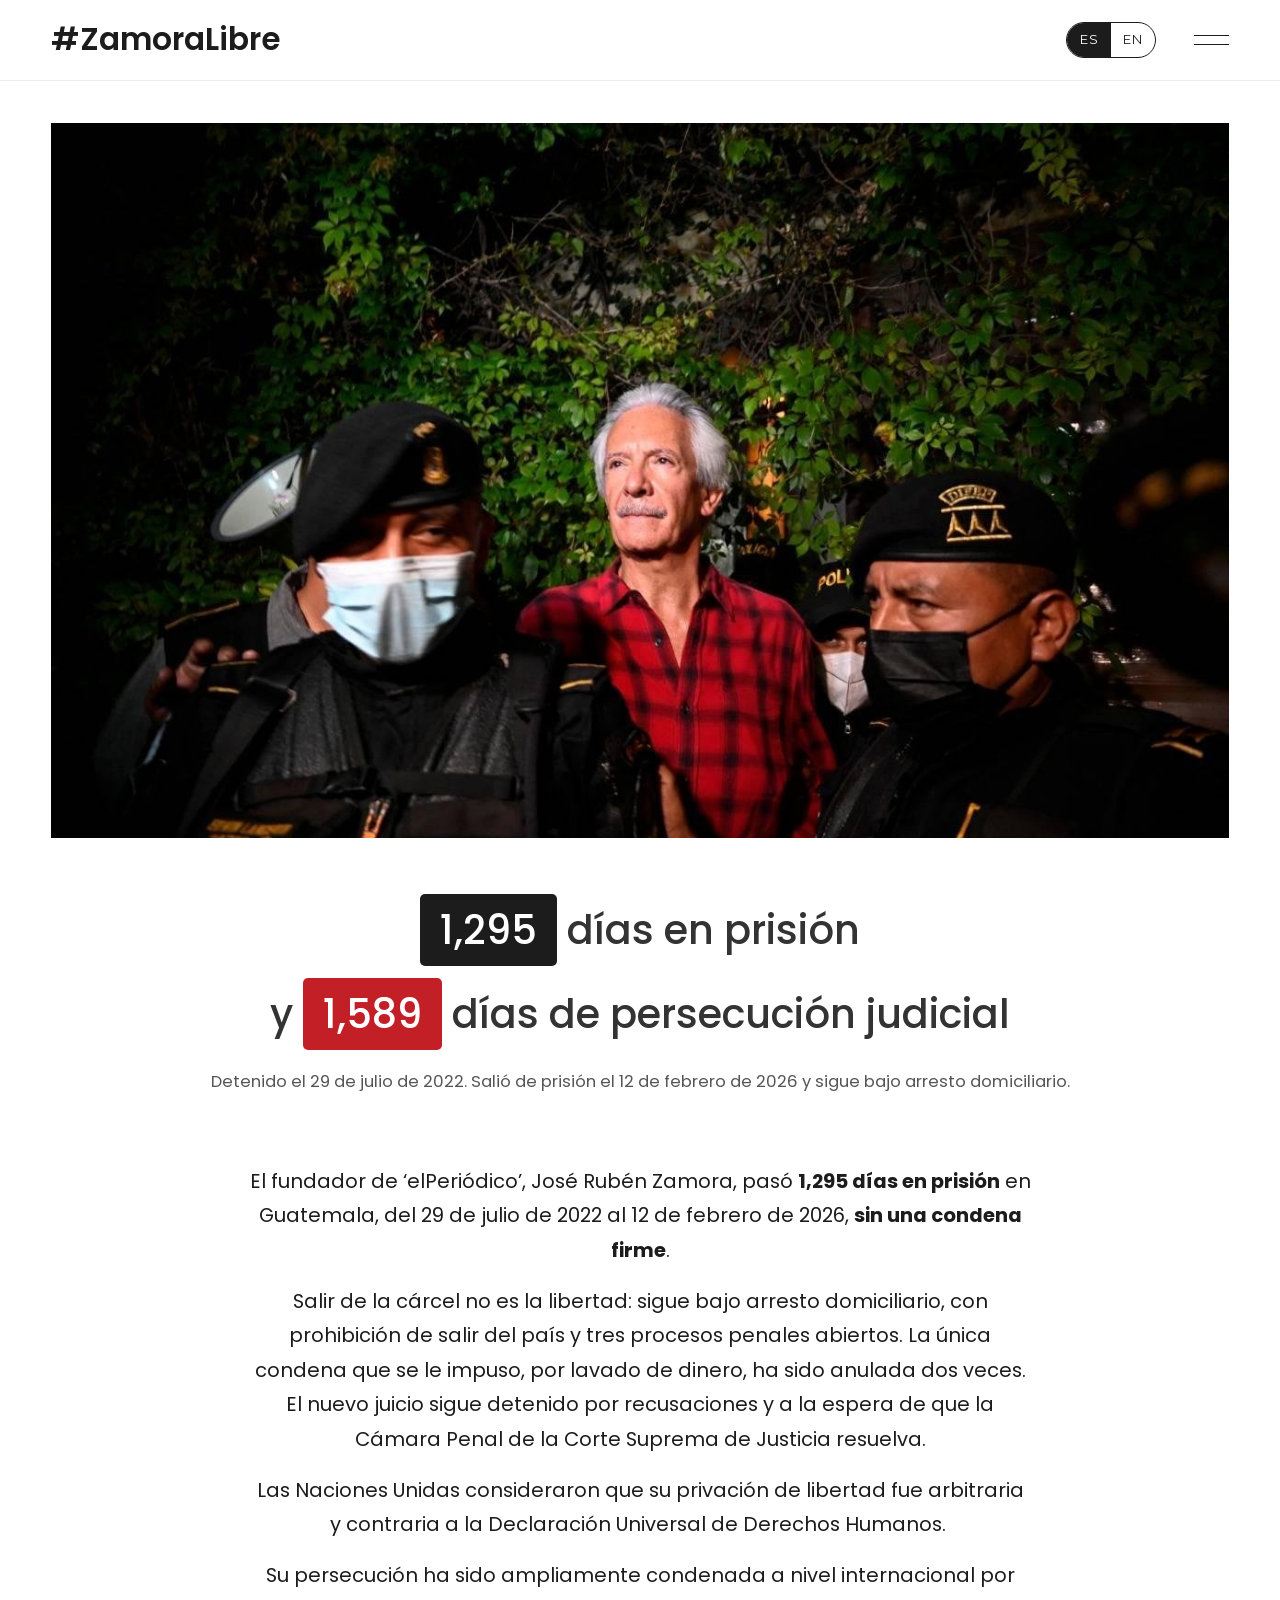
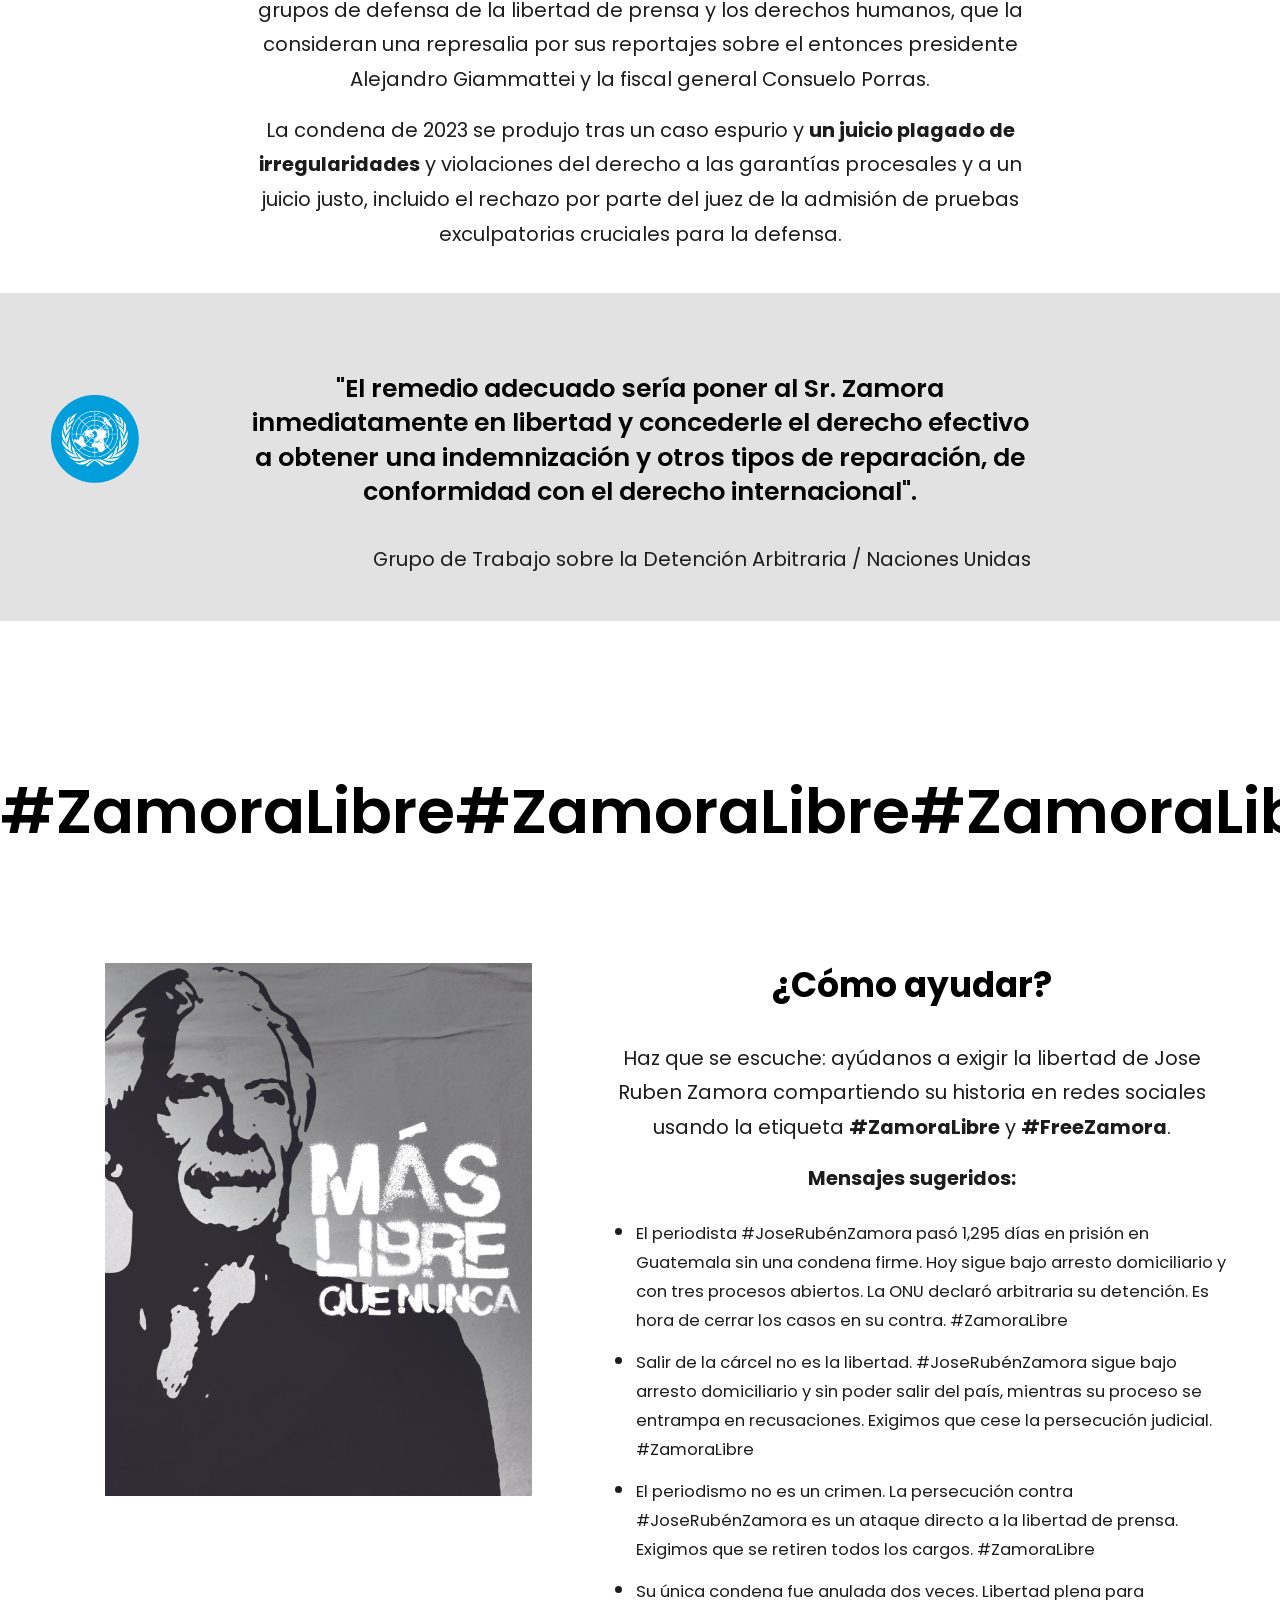
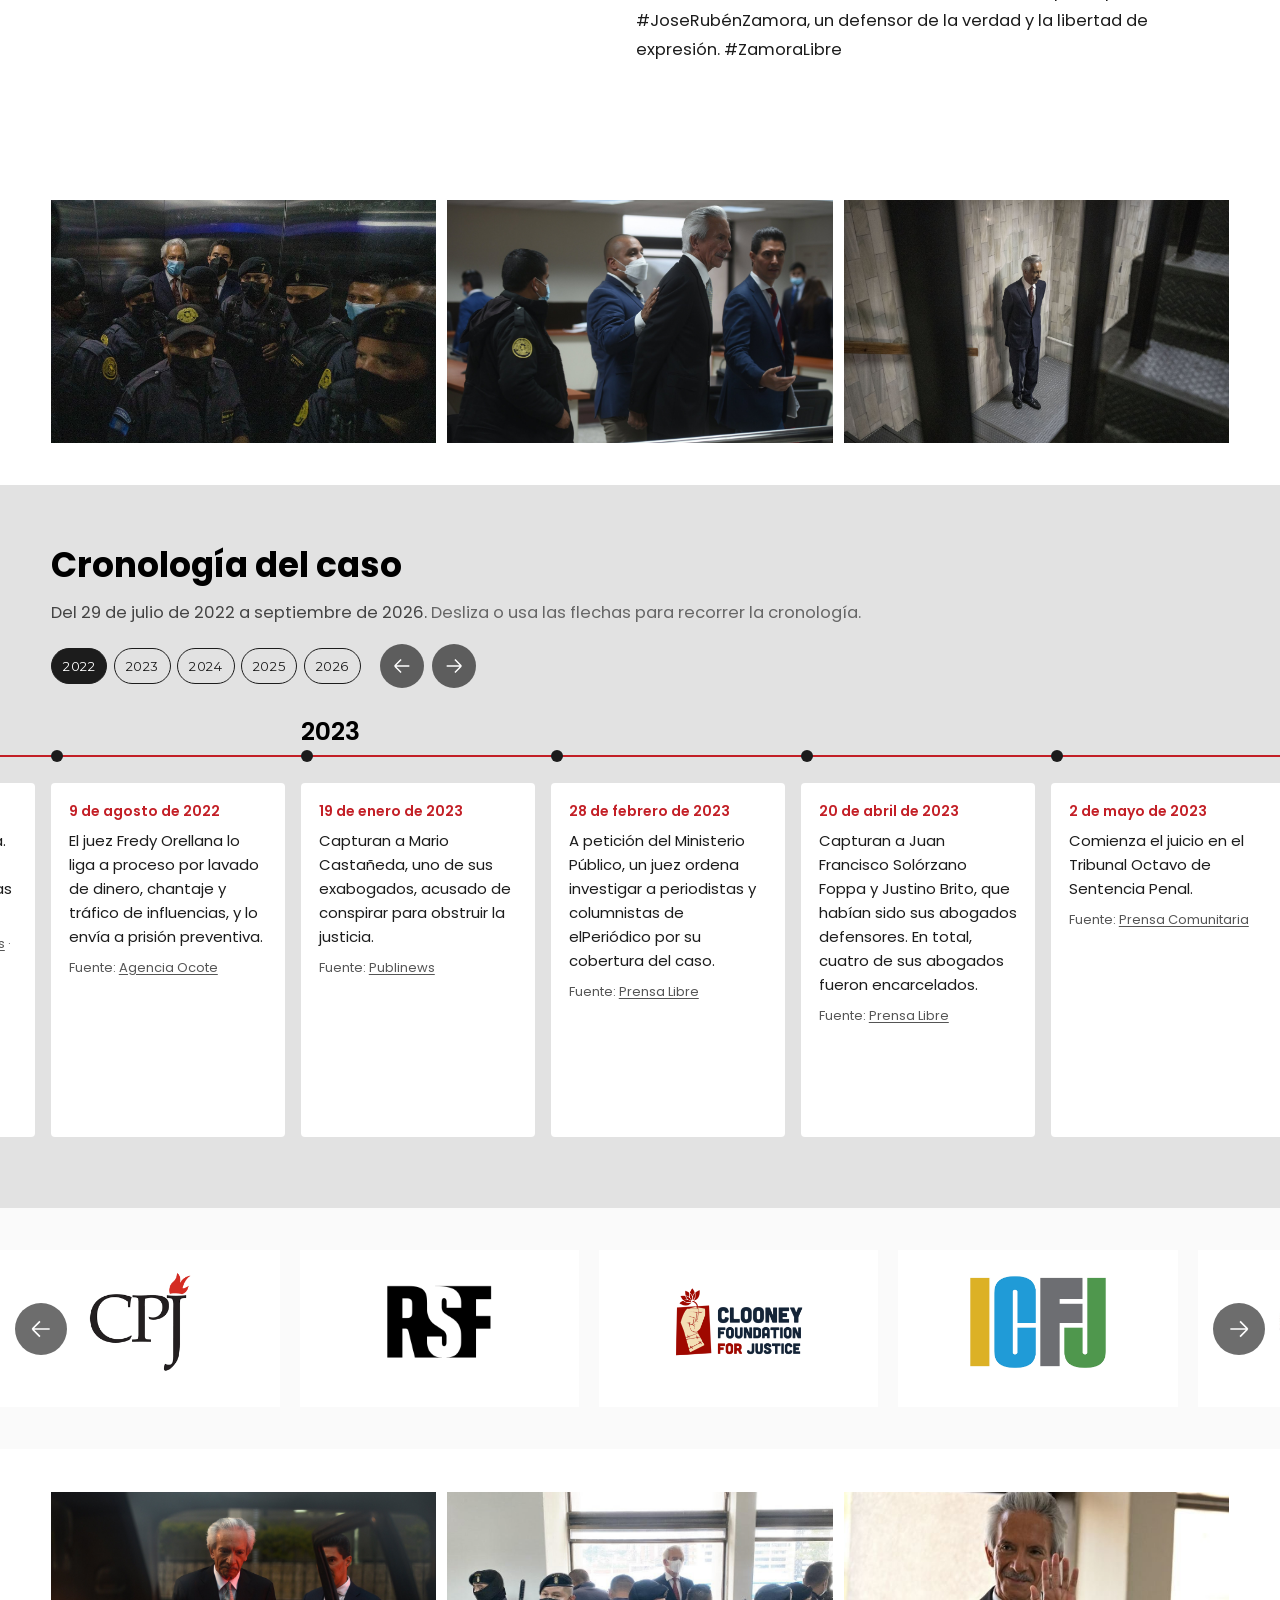
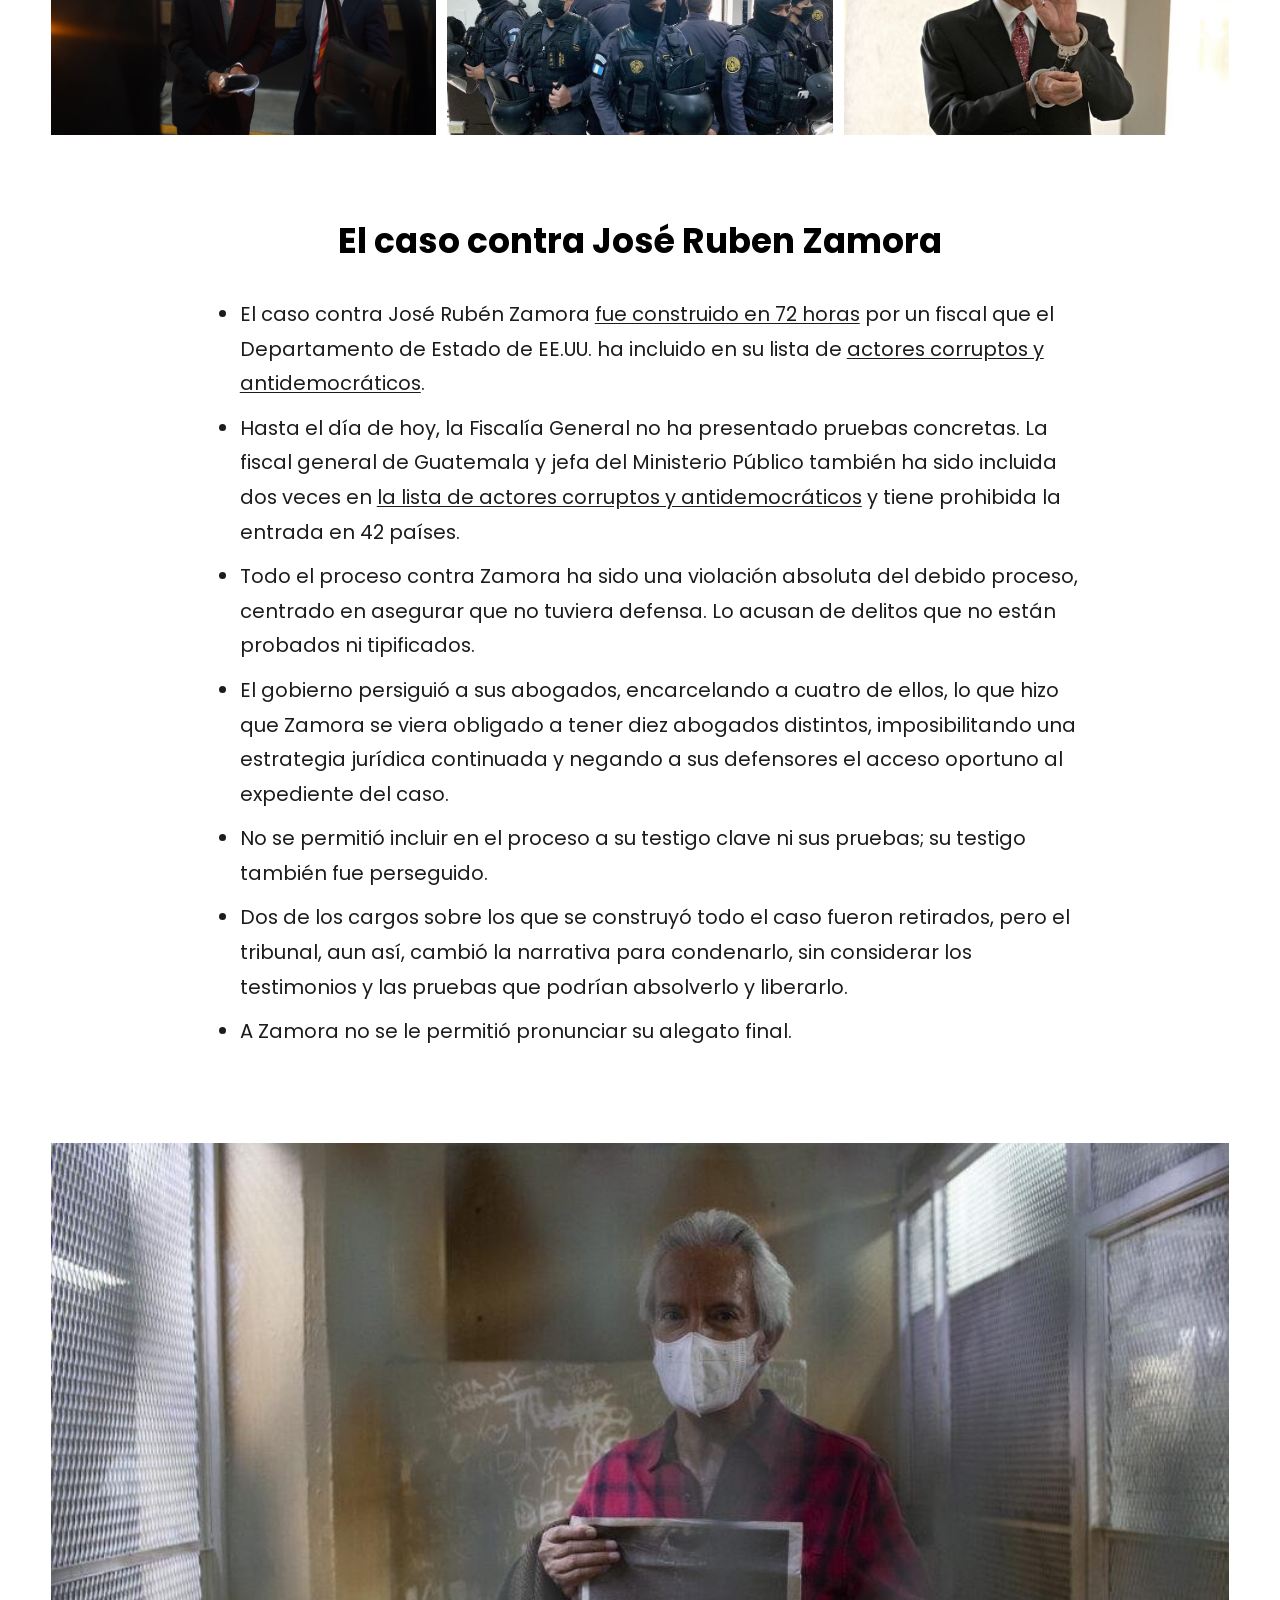
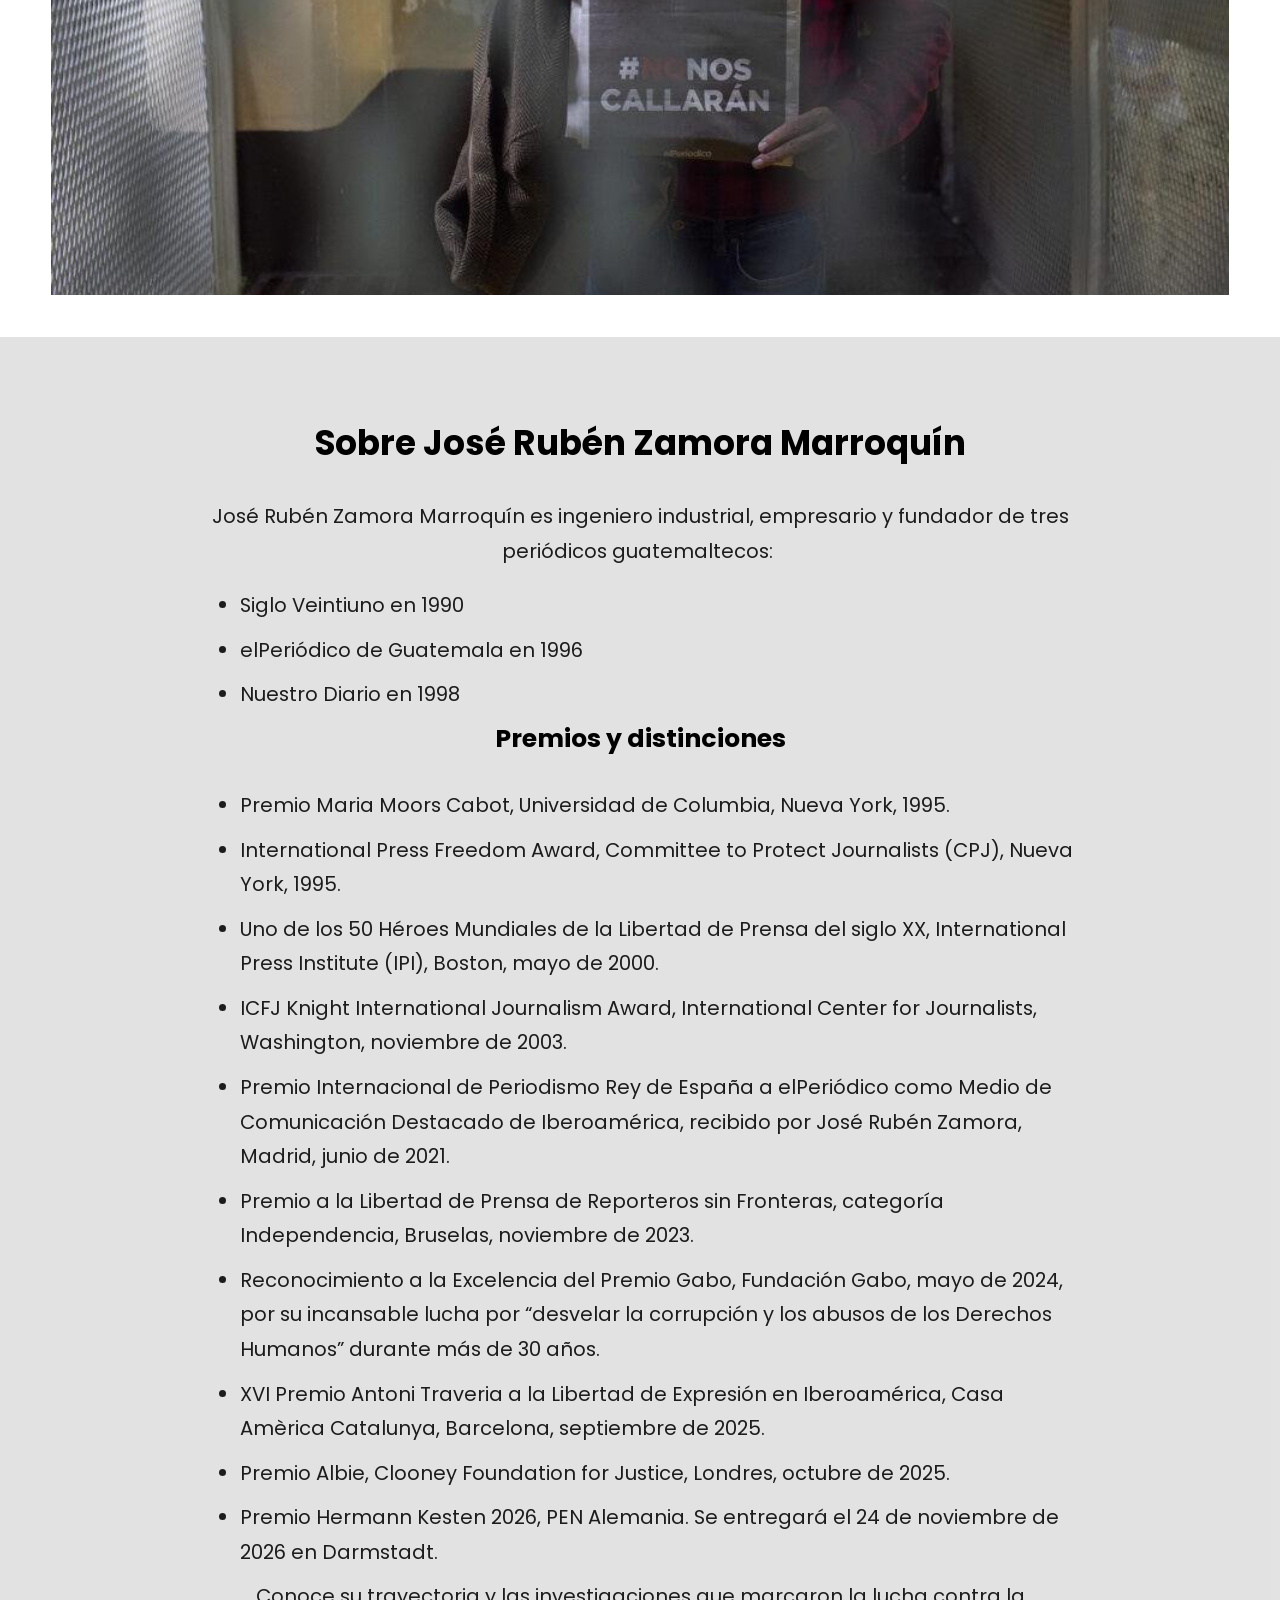
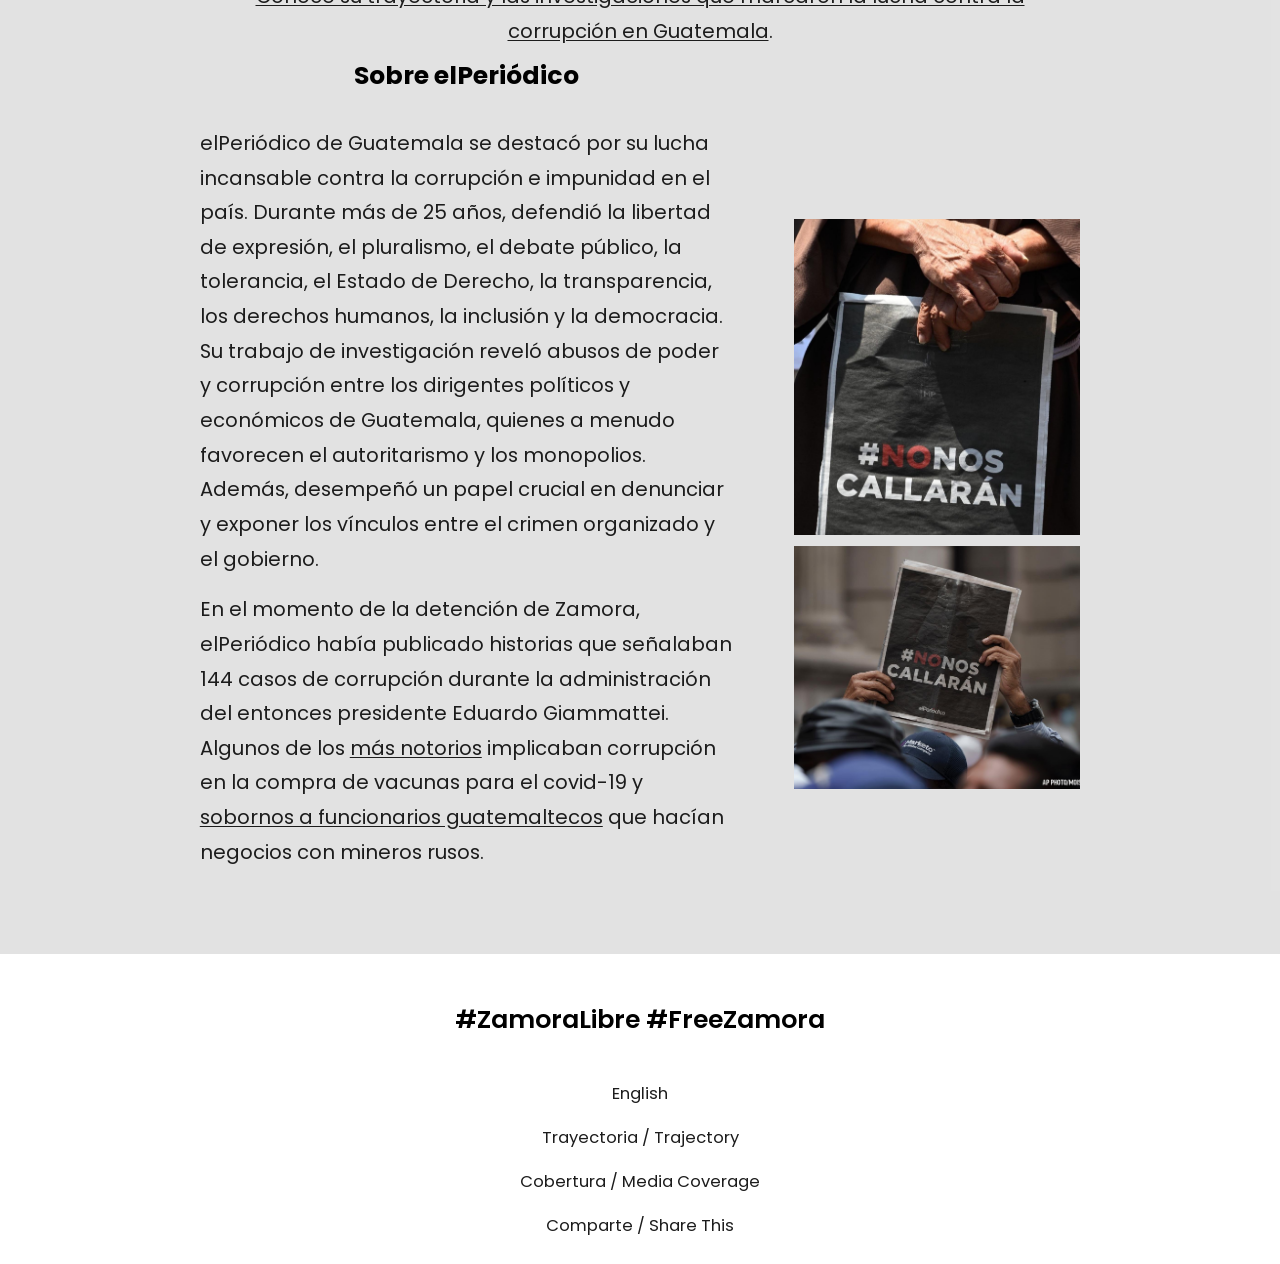
<file: home/index.html>
<!doctype html>
<html lang="es">
<head>
<meta charset="utf-8">
<title>#ZamoraLibre</title>
<link rel="canonical" href="https://www.zamoralibre.com/">
<meta http-equiv="refresh" content="0; url=../">
<script>location.replace("../");</script>
</head>
<body>
<p>Esta página se movió a <a href="../">zamoralibre.com</a>.</p>
</body>
</html>
</file>
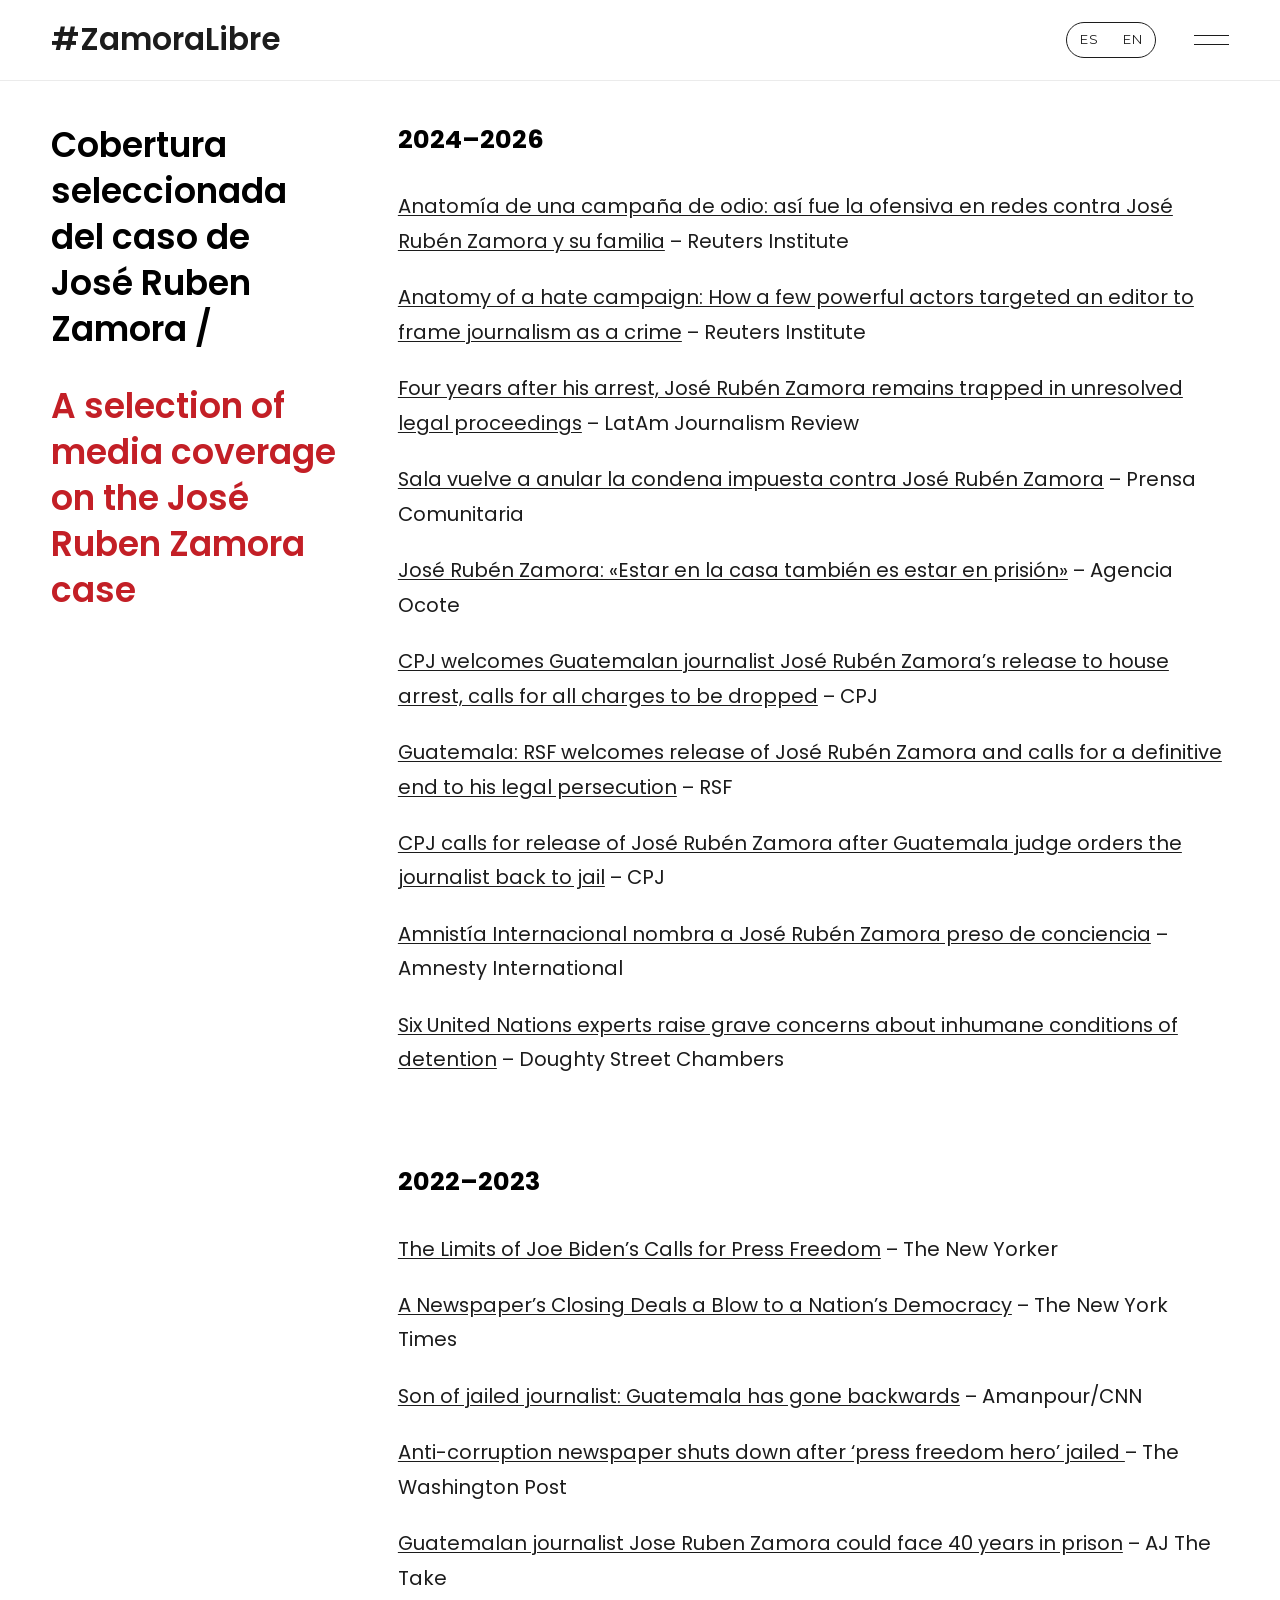
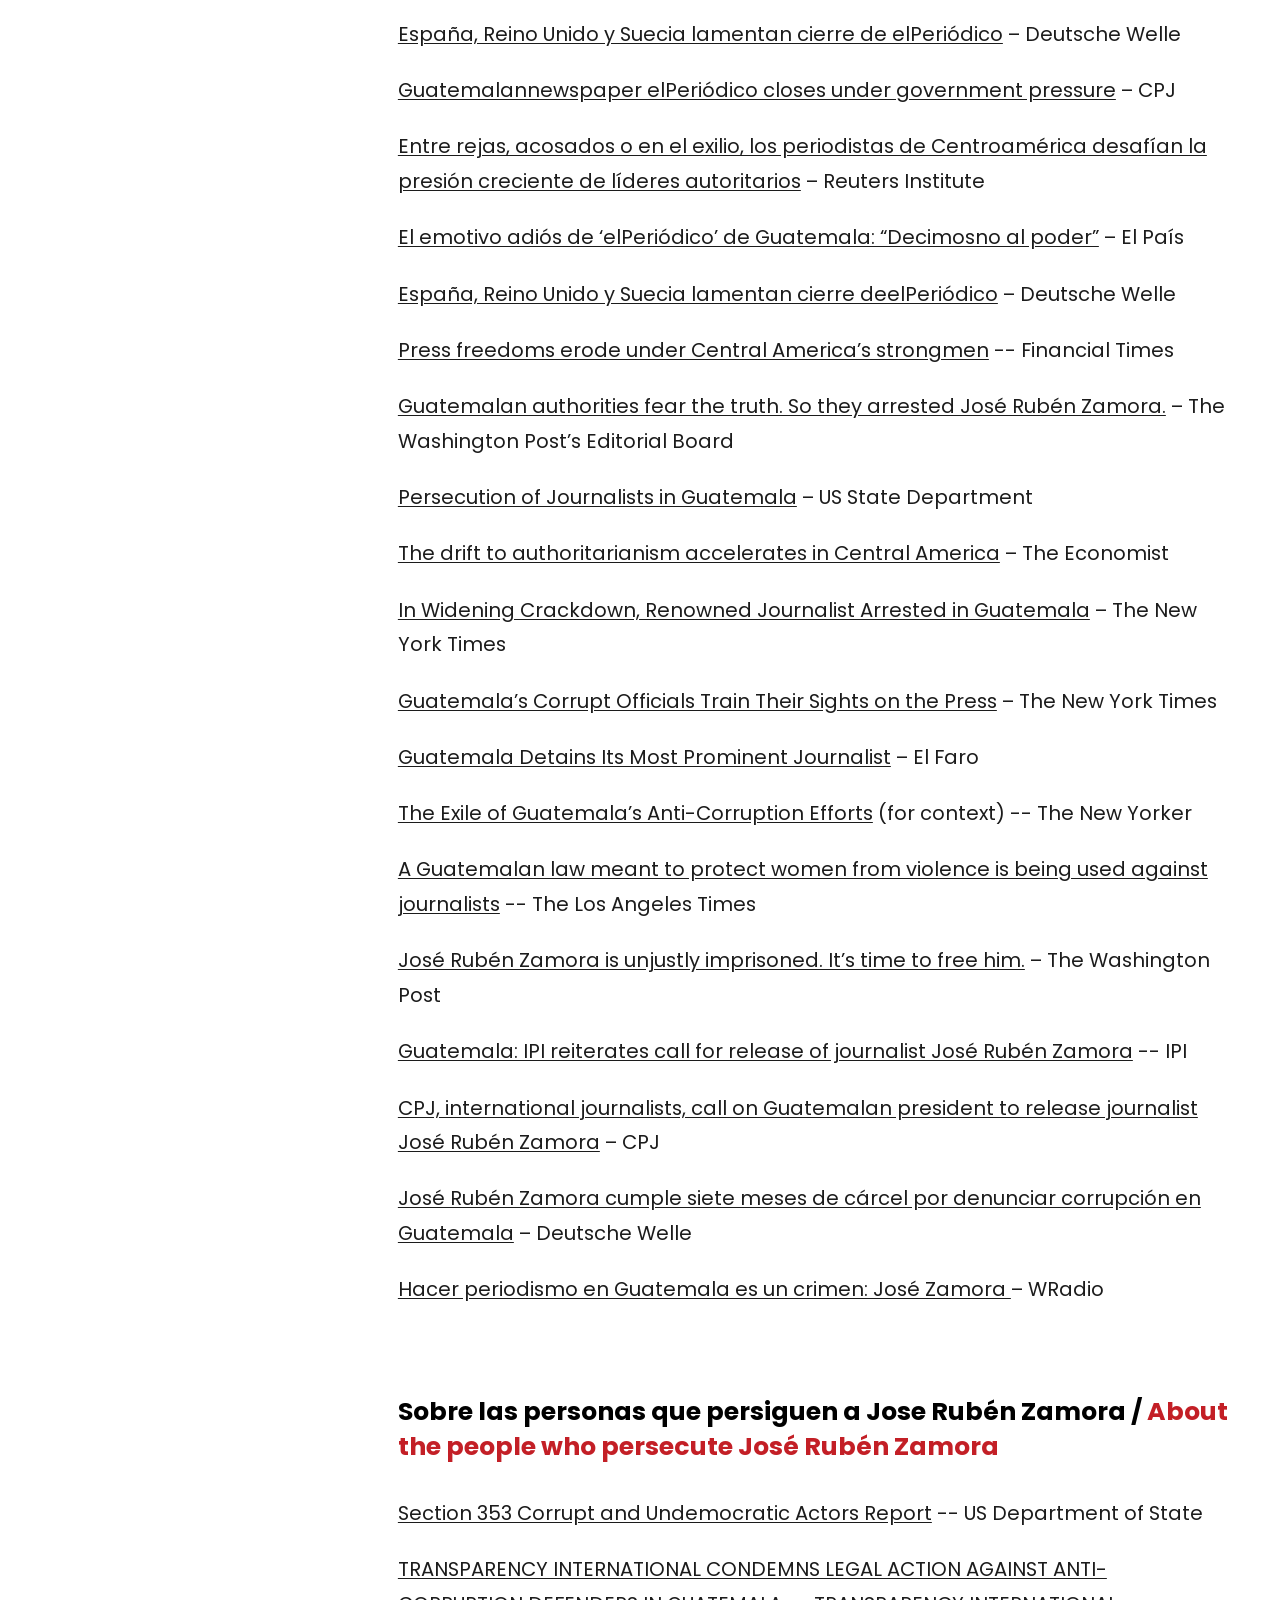
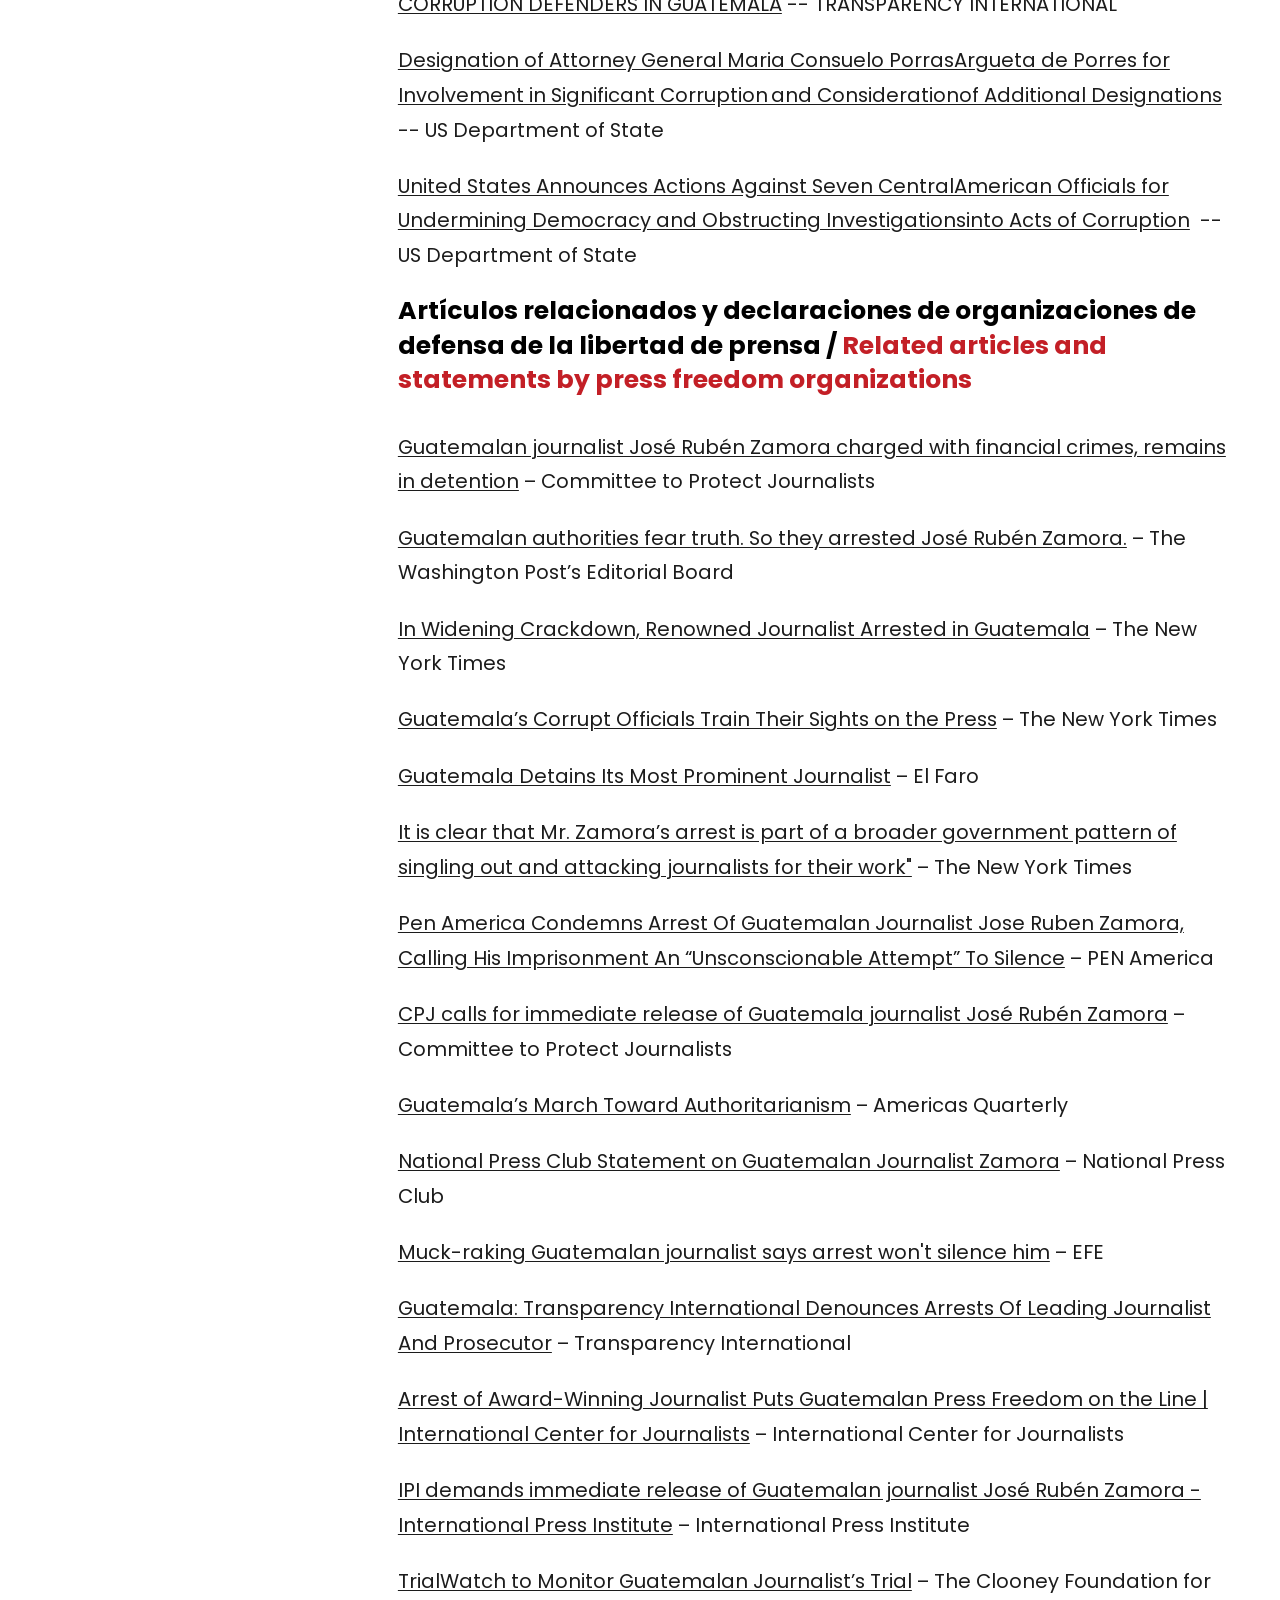
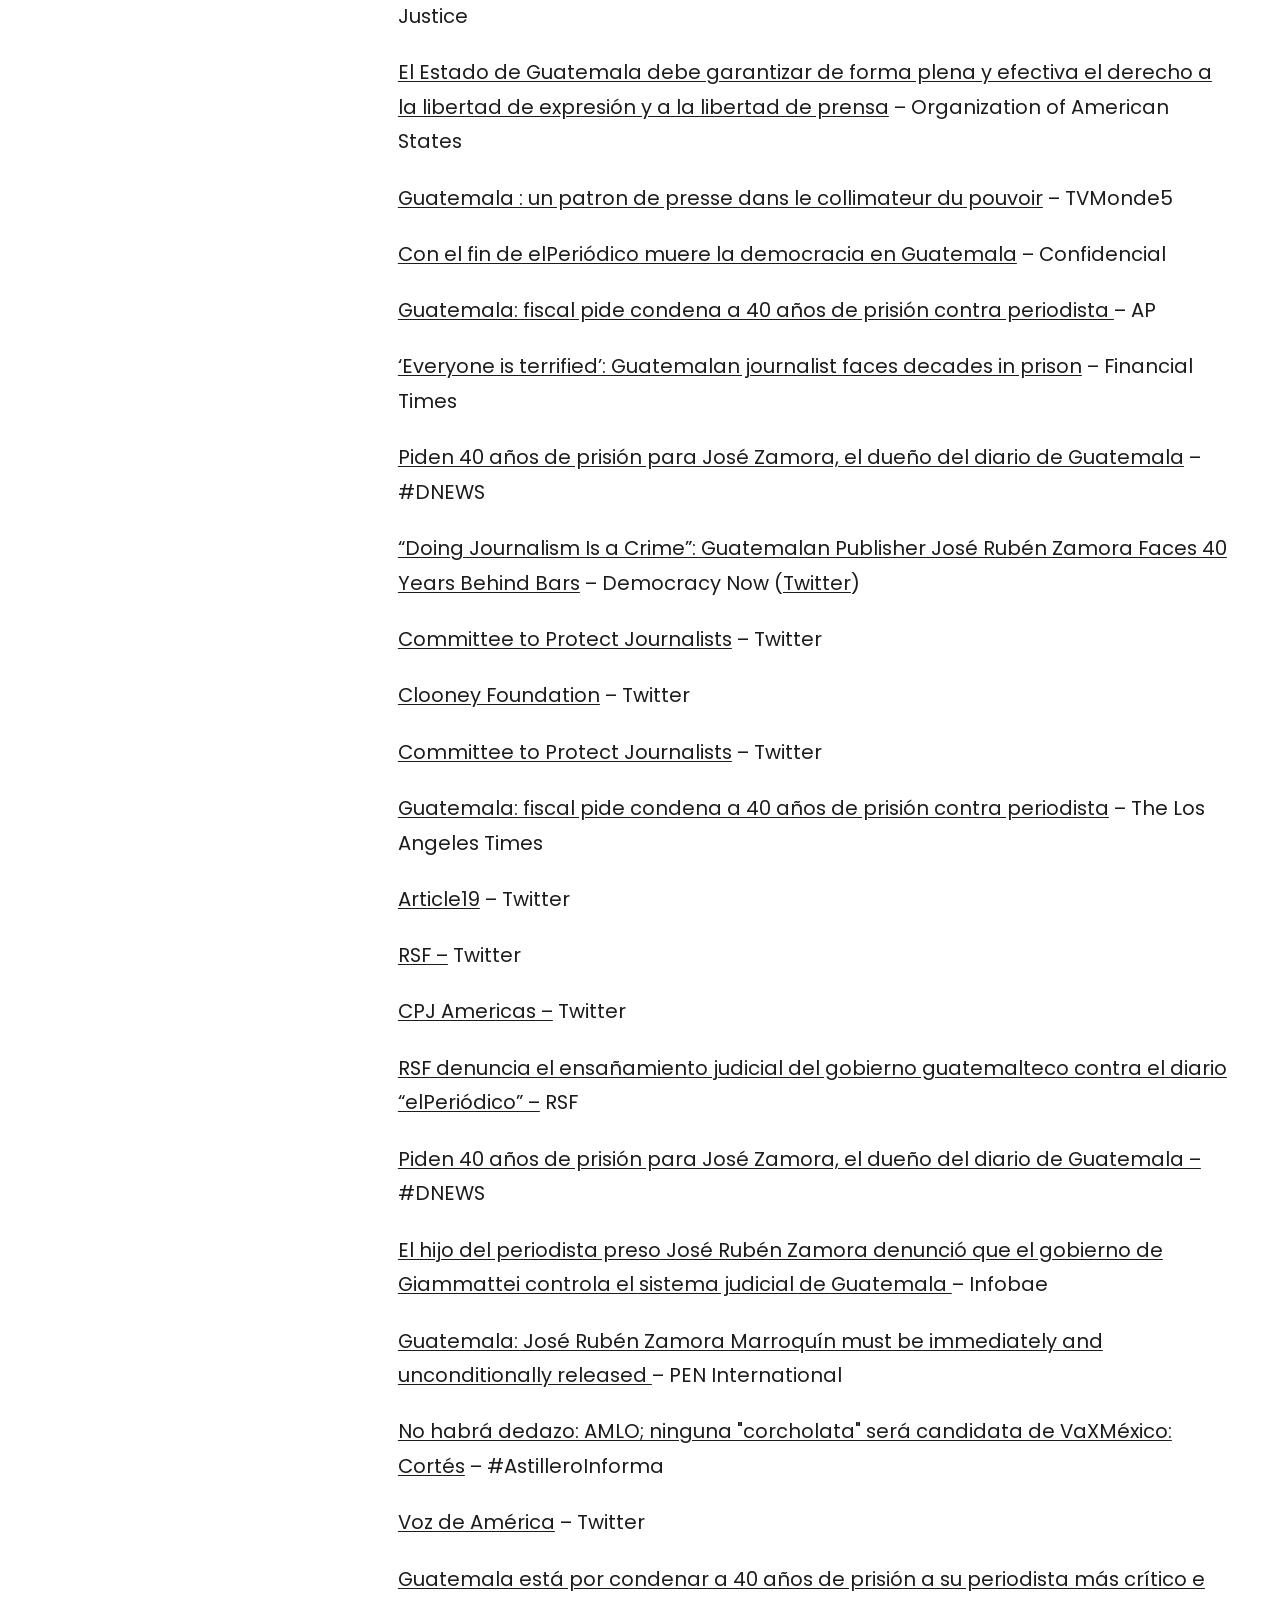
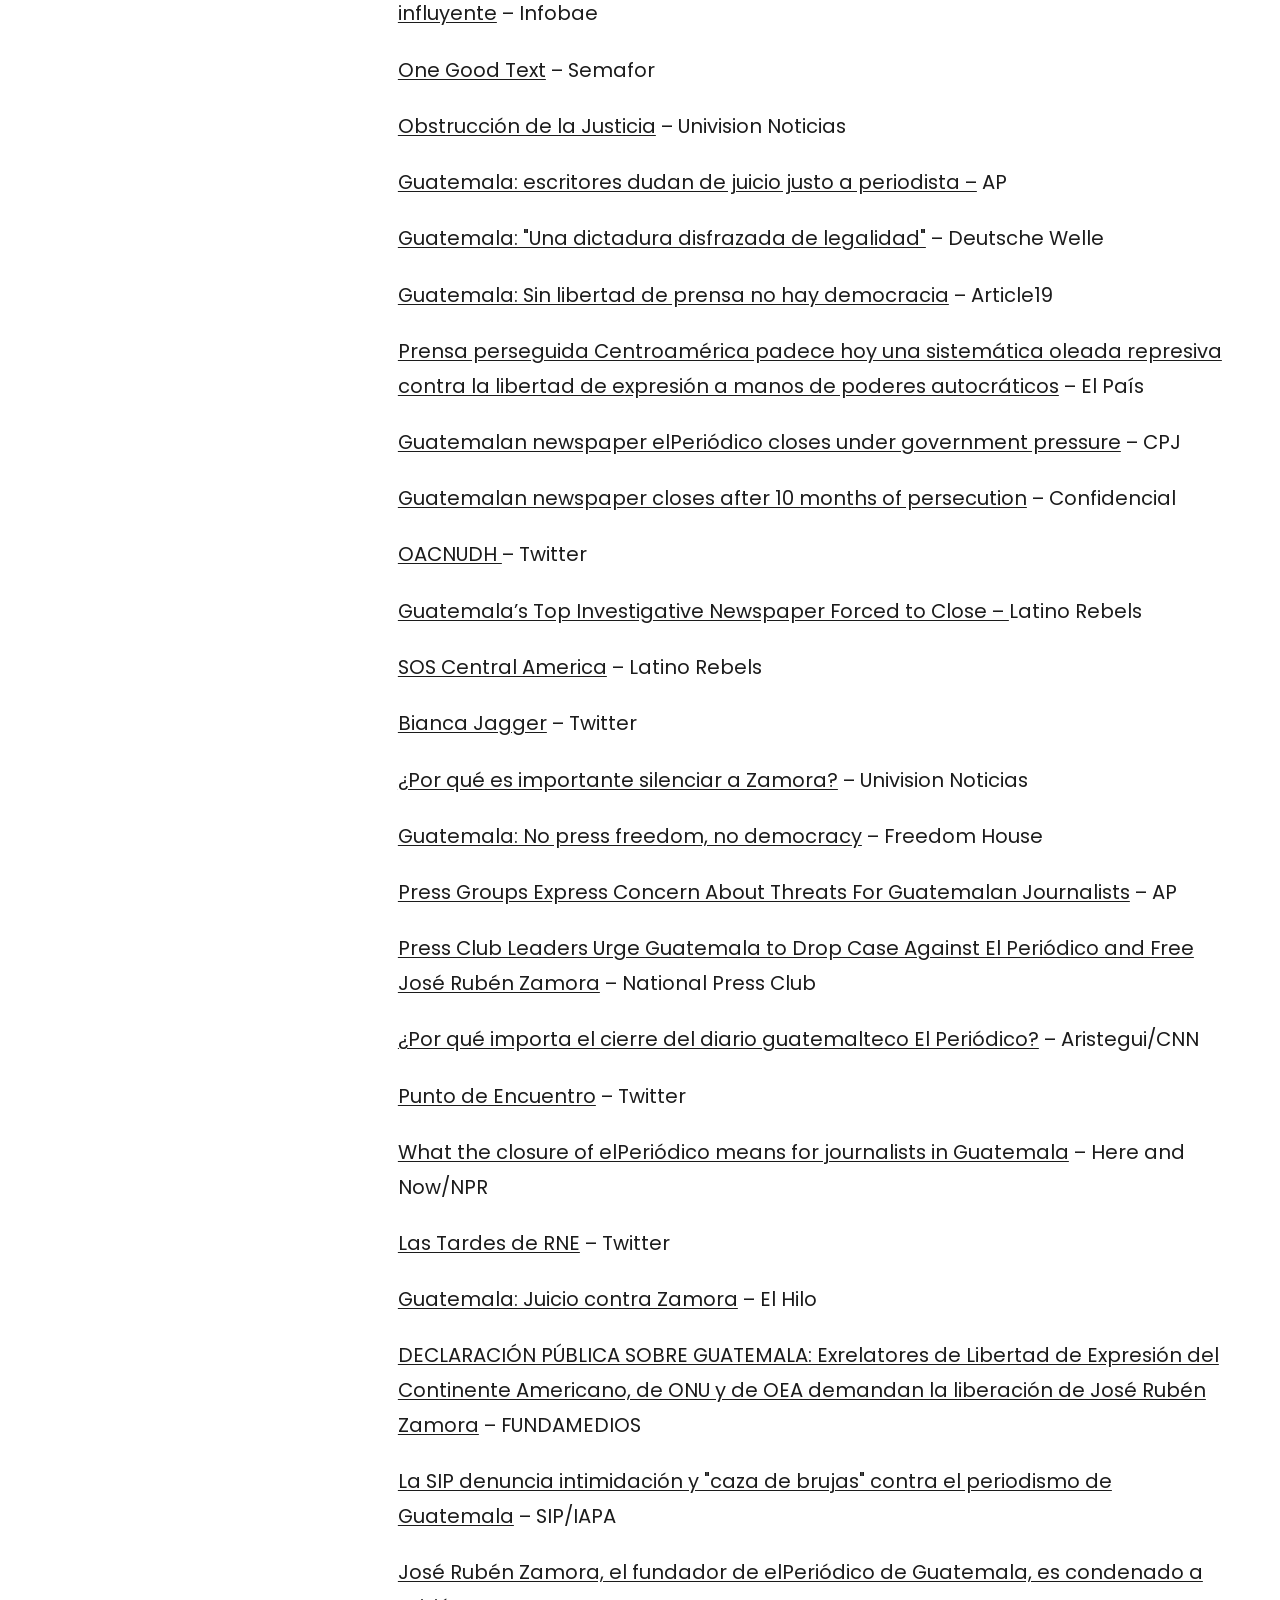
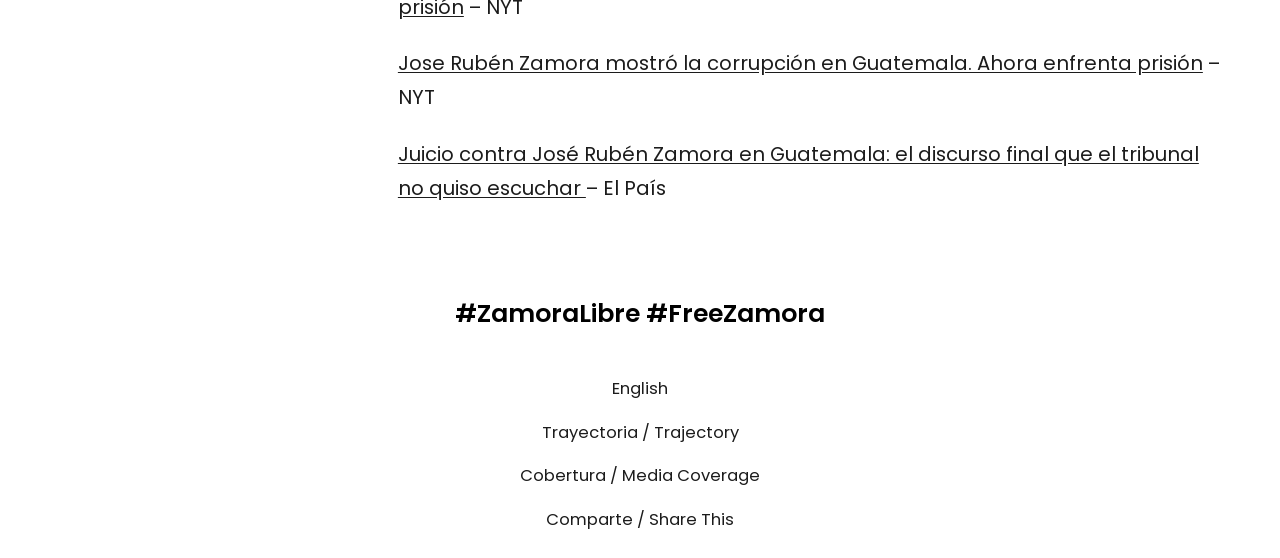
<file: media-coverage/index.html>
<!doctype html>
<html lang="es">
<head>
<meta charset="utf-8">
<meta name="viewport" content="width=device-width, initial-scale=1">
<title>Cobertura / Media Coverage — #ZamoraLibre</title>
<meta name="description" content="Selección de cobertura periodística internacional sobre el caso de José Rubén Zamora, fundador de elPeriódico de Guatemala.">
<link rel="canonical" href="https://www.zamoralibre.com/media-coverage/">
<meta property="og:type" content="website">
<meta property="og:site_name" content="#ZamoraLibre">
<meta property="og:title" content="Cobertura / Media Coverage — #ZamoraLibre">
<meta property="og:description" content="Selección de cobertura periodística internacional sobre el caso de José Rubén Zamora.">
<meta property="og:url" content="https://www.zamoralibre.com/media-coverage/">
<meta property="og:image" content="https://www.zamoralibre.com/assets/img/hero-detencion.jpg">
<meta name="twitter:card" content="summary_large_image">
<link rel="preload" as="font" type="font/woff2" href="../assets/fonts/poppins-600-latin.woff2" crossorigin>
<link rel="preload" as="font" type="font/woff2" href="../assets/fonts/poppins-400-latin.woff2" crossorigin>
<link rel="stylesheet" href="../assets/css/style.css">
</head>
<body>

<header class="cabecera">
  <a class="cabecera__logo" href="../">#ZamoraLibre</a>
  <div class="cabecera__acciones">
    <nav class="idioma" aria-label="Idioma / Language">
      <a href="../" lang="es" hreflang="es" title="Español">ES</a>
      <a href="../english/" lang="en" hreflang="en" title="English">EN</a>
    </nav>
    <button class="cabecera__menu" type="button" data-menu-boton aria-expanded="false" aria-controls="nav-panel" aria-label="Abrir menú">
      <span></span><span></span>
    </button>
  </div>
</header>

<nav class="nav-panel" id="nav-panel" data-menu-panel data-abierto="false" aria-label="Navegación principal">
  <a href="../trayectoria/">Trayectoria / Trajectory</a>
  <a href="../media-coverage/">Cobertura / Media Coverage</a>
  <a href="../comparte/">Comparte / Share This</a>
</nav>

<main>
  <section class="seccion">
    <div class="fe">
      <div class="contenido cobertura__encabezado" style="--d:1/2/15/8;--m:2/2/4/10">
        <h3>Cobertura seleccionada del caso de José Ruben Zamora / </h3>
        <h3><span class="en-rojo">A selection of media coverage on the José Ruben Zamora case</span></h3>
      </div>
      <div class="contenido cobertura__lista" style="--d:1/9/149/26;--m:4/2/43/10">
        <h4><strong>2024–2026</strong></h4>
        <p><a href="https://reutersinstitute.politics.ox.ac.uk/es/news/campana-odio-X-jose-ruben-zamora-guatemala" target="_blank" rel="noopener">Anatomía de una campaña de odio: así fue la ofensiva en redes contra José Rubén Zamora y su familia</a> – Reuters Institute</p>
        <p><a href="https://reutersinstitute.politics.ox.ac.uk/news/hate-campaign-jose-ruben-zamora-journalism-crime" target="_blank" rel="noopener">Anatomy of a hate campaign: How a few powerful actors targeted an editor to frame journalism as a crime</a> – Reuters Institute</p>
        <p><a href="https://latamjournalismreview.org/articles/four-years-after-his-arrest-jose-ruben-zamora-remains-trapped-in-unresolved-legal-proceedings/" target="_blank" rel="noopener">Four years after his arrest, José Rubén Zamora remains trapped in unresolved legal proceedings</a> – LatAm Journalism Review</p>
        <p><a href="https://prensacomunitaria.org/2026/07/sala-vuelve-a-anular-la-condena-impuesta-contra-jose-ruben-zamora/" target="_blank" rel="noopener">Sala vuelve a anular la condena impuesta contra José Rubén Zamora</a> – Prensa Comunitaria</p>
        <p><a href="https://www.agenciaocote.com/blog/2026/06/24/jose-ruben-zamora-estar-en-la-casa-tambien-es-estar-en-prision/" target="_blank" rel="noopener">José Rubén Zamora: «Estar en la casa también es estar en prisión»</a> – Agencia Ocote</p>
        <p><a href="https://cpj.org/2026/02/cpj-welcomes-guatemalan-journalist-jose-ruben-zamoras-release-to-house-arrest-calls-for-all-charges-to-be-dropped/" target="_blank" rel="noopener">CPJ welcomes Guatemalan journalist José Rubén Zamora’s release to house arrest, calls for all charges to be dropped</a> – CPJ</p>
        <p><a href="https://rsf.org/en/guatemala-rsf-welcomes-release-jose-rub%C3%A9n-zamora-and-calls-definitive-end-his-legal-persecution" target="_blank" rel="noopener">Guatemala: RSF welcomes release of José Rubén Zamora and calls for a definitive end to his legal persecution</a> – RSF</p>
        <p><a href="https://cpj.org/2025/03/cpj-calls-for-release-of-jose-ruben-zamora-after-guatemala-judge-orders-the-journalist-back-to-jail/" target="_blank" rel="noopener">CPJ calls for release of José Rubén Zamora after Guatemala judge orders the journalist back to jail</a> – CPJ</p>
        <p><a href="https://www.amnesty.org/en/latest/news/2024/08/guatemala-amnistia-internacional-nombra-jose-ruben-zamora-preso-conciencia-exige-liberacion/" target="_blank" rel="noopener">Amnistía Internacional nombra a José Rubén Zamora preso de conciencia</a> – Amnesty International</p>
        <p><a href="https://www.doughtystreet.co.uk/news/jose-ruben-zamora-v-guatemala-six-united-nations-experts-raise-grave-concerns-about-inhumane" target="_blank" rel="noopener">Six United Nations experts raise grave concerns about inhumane conditions of detention</a> – Doughty Street Chambers</p>
        <h4>&nbsp;</h4>
        <h4><strong>2022–2023</strong></h4>
        <p><a href="https://www.newyorker.com/news/dispatch/the-limits-of-joe-bidens-calls-for-press-freedom" target="_blank" rel="noopener">The Limits of Joe Biden’s Calls for Press Freedom</a> – The New Yorker</p>
        <p><a href="https://www.nytimes.com/2023/05/16/world/americas/elperiodico-guatemala-newspaper.html" target="_blank" rel="noopener">A Newspaper’s Closing Deals a Blow to a Nation’s Democracy</a> – The New York Times</p>
        <p><a href="https://edition.cnn.com/videos/tv/2023/06/02/amanpour-guatemala-zamora.cnn" target="_blank" rel="noopener">Son of jailed journalist: Guatemala has gone backwards</a> – Amanpour/CNN&nbsp;</p>
        <p><a href="https://www.washingtonpost.com/world/2023/05/15/guatemala-periodico-closes-gianmattei/" target="_blank" rel="noopener">Anti-corruption newspaper shuts down after ‘press freedom hero’ jailed </a>– The Washington Post</p>
        <p><a href="https://podcasts.apple.com/us/podcast/the-take/id1438817292?i=1000616095184" target="_blank" rel="noopener">Guatemalan journalist Jose Ruben Zamora could face 40 years in prison</a> – AJ The Take</p>
        <p><a href="https://www.dw.com/es/espa%C3%B1a-reino-unido-y-suecia-lamentan-cierre-de-elperi%C3%B3dico/a-65632652" target="_blank" rel="noopener">España, Reino Unido y Suecia lamentan cierre de elPeriódico</a> – Deutsche Welle&nbsp;</p>
        <p><a href="https://cpj.org/2023/05/guatemalan-newspaper-elperiodico-closes-under-government-pressure/" target="_blank" rel="noopener">Guatemalannewspaper elPeriódico closes under government pressure</a> – CPJ&nbsp;&nbsp;</p>
        <p><a href="https://reutersinstitute.politics.ox.ac.uk/news/entre-rejas-acosados-o-en-el-exilio-los-periodistas-de-centroamerica-desafian-la-presion" target="_blank" rel="noopener">Entre rejas, acosados o en el exilio, los periodistas de Centroamérica desafían la presión creciente de líderes autoritarios</a> – Reuters Institute&nbsp;</p>
        <p><a href="https://elpais.com/internacional/2023-05-15/el-emotivo-adios-de-elperiodico-de-guatemala-decimos-no-al-poder.html" target="_blank" rel="noopener">El emotivo adiós de ‘elPeriódico’ de Guatemala: “Decimosno al poder”</a> – El País</p>
        <p><a href="https://www.dw.com/es/espa%C3%B1a-reino-unido-y-suecia-lamentan-cierre-de-elperi%C3%B3dico/a-65632652" target="_blank" rel="noopener">España, Reino Unido y Suecia lamentan cierre deelPeriódico</a> – Deutsche Welle&nbsp;</p>
        <p><a href="https://www.ft.com/content/b986fc4a-a035-470d-b3b3-35e87503a347" target="_blank" rel="noopener">Press freedoms erode under Central America’s strongmen</a> -- Financial Times&nbsp;</p>
        <p><a href="https://www.washingtonpost.com/opinions/2022/08/04/guatemala-arrest-jose-ruben-zamora/" target="_blank" rel="noopener">Guatemalan authorities fear the truth. So they arrested José Rubén Zamora.</a> – The Washington Post’s Editorial Board</p>
        <p><a href="https://2021-2025.state.gov/persecution-of-journalists-in-guatemala/" target="_blank" rel="noopener">Persecution of Journalists in Guatemala</a> – US State Department</p>
        <p><a href="https://www.economist.com/the-americas/2022/08/11/the-drift-to-authoritarianism-accelerates-in-central-america" target="_blank" rel="noopener">The drift to authoritarianism accelerates in Central America</a> – The Economist</p>
        <p><a href="https://www.nytimes.com/2022/07/30/world/americas/guatemala-journalist-zamora-arrest.html?smid=tw-nytimes&amp;smtyp=cur" target="_blank" rel="noopener">In Widening Crackdown, Renowned Journalist Arrested in Guatemala</a> – The New York Times</p>
        <p><a href="https://www.nytimes.com/2022/08/09/opinion/guatemalas-corrupt-officials-train-their-sights-on-the-press.html?smid=tw-share" target="_blank" rel="noopener">Guatemala’s Corrupt Officials Train Their Sights on the Press</a> – The New York Times</p>
        <p><a href="https://elfaro.net/en/202207/opinion/26317/Guatemala-Detains-It" target="_blank" rel="noopener">Guatemala Detains Its Most Prominent Journalist</a> – El Faro</p>
        <p><a href="https://www.newyorker.com/news/dispatch/the-exile-of-guatemalas-anti-corruption-efforts?utm_source=twitter&amp;utm_medium=social&amp;utm_campaign=onsite-share&amp;utm_brand=the-new-yorker&amp;utm_social-type=earned" target="_blank" rel="noopener">The Exile of Guatemala’s Anti-Corruption Efforts</a> (for context) -- The New Yorker&nbsp;</p>
        <p><a href="https://www.latimes.com/world-nation/story/2022-09-26/la-fg-guatemala-journalists-femicide-law" target="_blank" rel="noopener">A Guatemalan law meant to protect women from violence is being used against journalists</a> -- The Los Angeles Times&nbsp;</p>
        <p><a href="https://www.washingtonpost.com/opinions/2023/03/14/zamora-prison-release-guatemala/" target="_blank" rel="noopener">José Rubén Zamora is unjustly imprisoned. It’s time to free him.</a> – The Washington Post</p>
        <p><a href="https://ipi.media/guatemala-ipi-reiterates-call-for-release-of-journalist-jose-ruben-zamora/" target="_blank" rel="noopener">Guatemala: IPI reiterates call for release of journalist José Rubén Zamora</a> -- IPI&nbsp;</p>
        <p><a href="https://cpj.org/2022/12/cpj-joins-open-letter-to-guatemalan-president-calling-for-release-of-journalist-jose-ruben-zamora/" target="_blank" rel="noopener">CPJ, international journalists, call on Guatemalan president to release journalist José Rubén Zamora</a> – CPJ</p>
        <p><a href="https://www.dw.com/es/jos%C3%A9-rub%C3%A9n-zamora-cumple-siete-meses-de-c%C3%A1rcel-por-denunciar-corrupci%C3%B3n-en-guatemala/a-64847059" target="_blank" rel="noopener">José Rubén Zamora cumple siete meses de cárcel por denunciar corrupción en Guatemala</a> – Deutsche Welle</p>
        <p><a href="https://wradio.com.mx/programa/2023/05/18/asi_las_cosas/1684429823_535070.html" target="_blank" rel="noopener">Hacer periodismo en Guatemala es un crimen: José Zamora </a>– WRadio&nbsp;</p>
        <h4>&nbsp;</h4>
        <h4><strong>Sobre las personas que persiguen a Jose Rubén Zamora / </strong><span class="en-rojo"><strong>About the people who persecute José Rubén Zamora</strong></span></h4>
        <p><a href="https://2021-2025.state.gov/reports/section-353-corrupt-and-undemocratic-actors-report-2022/" target="_blank" rel="noopener">Section 353 Corrupt and Undemocratic Actors Report</a> -- US Department of State&nbsp;</p>
        <p><a href="https://www.transparency.org/en/press/transparency-international-condemns-legal-action-against-corruption-defenders-guatemala" target="_blank" rel="noopener">TRANSPARENCY INTERNATIONAL CONDEMNS LEGAL ACTION AGAINST ANTI-CORRUPTION DEFENDERS IN GUATEMALA</a> -- TRANSPARENCY INTERNATIONAL</p>
        <p><a href="https://2021-2025.state.gov/designation-of-attorney-general-maria-consuelo-porras-argueta-de-porres-for-involvement-in-significant-corruption-and-consideration-of-additional-designations/" target="_blank" rel="noopener">Designation of Attorney General Maria Consuelo PorrasArgueta de Porres for Involvement in Significant Corruption and Considerationof Additional Designations</a> -- US Department of State</p>
        <p><a href="https://2021-2025.state.gov/united-states-announces-actions-against-seven-central-american-officials-for-undermining-democracy-and-obstructing-investigations-into-acts-of-corruption/" target="_blank" rel="noopener">United States Announces Actions Against Seven CentralAmerican Officials for Undermining Democracy and Obstructing Investigationsinto Acts of Corruption</a>&nbsp; -- US Department of State</p>
        <h4><strong>Artículos relacionados y declaraciones de organizaciones de defensa de la libertad de prensa / </strong><span class="en-rojo"><strong>Related articles and statements by press freedom organizations</strong></span></h4>
        <p><a href="https://cpj.org/2022/08/guatemalan-journalist-jose-ruben-zamora-charged-with-financial-crimes-remains-in-detention/" target="_blank" rel="noopener">Guatemalan journalist José Rubén Zamora charged with financial crimes, remains in detention</a> – Committee to Protect Journalists</p>
        <p><a href="https://www.washingtonpost.com/opinions/2022/08/04/guatemala-arrest-jose-ruben-zamora/" target="_blank" rel="noopener">Guatemalan authorities fear truth. So they arrested José Rubén Zamora.</a> – The Washington Post’s Editorial Board</p>
        <p><a href="https://www.nytimes.com/2022/07/30/world/americas/guatemala-journalist-zamora-arrest.html?smid=tw-nytimes&amp;smtyp=cur" target="_blank" rel="noopener">In Widening Crackdown, Renowned Journalist Arrested in Guatemala</a> – The New York Times</p>
        <p><a href="https://www.nytimes.com/2022/08/09/opinion/guatemalas-corrupt-officials-train-their-sights-on-the-press.html?smid=tw-share" target="_blank" rel="noopener">Guatemala’s Corrupt Officials Train Their Sights on the Press</a> – The New York Times</p>
        <p><a href="https://elfaro.net/en/202207/opinion/26317/Guatemala-Detains-It" target="_blank" rel="noopener">Guatemala Detains Its Most Prominent Journalist</a> – El Faro</p>
        <p><a href="https://www.nytimes.com/2022/08/09/opinion/guatemalas-corrupt-officials-train-their-sights-on-the-press.html" target="_blank" rel="noopener">It is clear that Mr. Zamora’s arrest is part of a broader government pattern of singling out and attacking journalists for their work"</a> – The New York Times</p>
        <p><a href="https://pen.org/press-release/pen-america-condemns-arrest-of-guatemalan-journalist-jose-ruben-zamora-calling-his-imprisonment-an-unsconscionable-attempt-to-silence-him/" target="_blank" rel="noopener">Pen America Condemns Arrest Of Guatemalan Journalist Jose Ruben Zamora, Calling His Imprisonment An “Unsconscionable Attempt” To Silence</a> – PEN America</p>
        <p><a href="https://cpj.org/2022/07/cpj-calls-for-immediate-release-of-guatemalan-journalist-jose-ruben-zamora/" target="_blank" rel="noopener">CPJ calls for immediate release of Guatemala journalist José Rubén Zamora</a> – Committee to Protect Journalists</p>
        <p><a href="https://americasquarterly.org/article/guatemalas-march-toward-authoritarianism/" target="_blank" rel="noopener">Guatemala’s March Toward Authoritarianism</a> – Americas Quarterly</p>
        <p><a href="https://www.prnewswire.com/news-releases/national-press-club-statement-on-guatemalan-journalist-zamora-301603114.html" target="_blank" rel="noopener">National Press Club Statement on Guatemalan Journalist Zamora</a> – National Press Club</p>
        <p><a href="https://www.efe.com/efe/english/world/muck-raking-guatemalan-journalist-says-arrest-won-t-silence-him/50000262-4861130" target="_blank" rel="noopener">Muck-raking Guatemalan journalist says arrest won't silence him</a> – EFE</p>
        <p><a href="https://www.transparency.org/en/press/guatemala-transparency-international-denounces-arrests-of-leading-journalist-and-prosecutor" target="_blank" rel="noopener">Guatemala: Transparency International Denounces Arrests Of Leading Journalist And Prosecutor</a> – Transparency International</p>
        <p><a href="https://www.icfj.org/news/arrest-award-winning-journalist-puts-guatemalan-press-freedom-line" target="_blank" rel="noopener">Arrest of Award-Winning Journalist Puts Guatemalan Press Freedom on the Line | International Center for Journalists</a> – International Center for Journalists</p>
        <p><a href="https://ipi.media/ipi-demands-immediate-release-of-guatemalan-journalist-jose-ruben-zamora/" target="_blank" rel="noopener">IPI demands immediate release of Guatemalan journalist José Rubén Zamora - International Press Institute</a> – International Press Institute</p>
        <p><a href="https://cfj.org/news_posts/trialwatch-to-monitor-guatemalan-journalists-trial/" target="_blank" rel="noopener">TrialWatch to Monitor Guatemalan Journalist’s Trial</a> – The Clooney Foundation for Justice&nbsp;</p>
        <p><a href="https://www.oas.org/es/cidh/expresion/showarticle.asp?lID=2&amp;artID=1251" target="_blank" rel="noopener">El Estado de Guatemala debe garantizar de forma plena y efectiva el derecho a la libertad de expresión y a la libertad de prensa</a> – Organization of American States&nbsp;&nbsp;</p>
        <p><a href="https://twitter.com/TV5MONDEINFO/status/1663943722893967361?s=20" target="_blank" rel="noopener">Guatemala : un patron de presse dans le collimateur du pouvoir</a> – TVMonde5&nbsp;</p>
        <p><a href="https://confidencial.digital/opinion/con-el-fin-de-elperiodico-muere-la-democracia-en-guatemala/" target="_blank" rel="noopener">Con el fin de elPeriódico muere la democracia en Guatemala</a> – Confidencial&nbsp;</p>
        <p><a href="https://apnews.com/article/c9b38323278f02bc92273a2480cdcd19" target="_blank" rel="noopener">Guatemala: fiscal pide condena a 40 años de prisión contra periodista </a>– AP&nbsp;</p>
        <p><a href="https://bit.ly/3NoUq9q" target="_blank" rel="noopener">‘Everyone is terrified’: Guatemalan journalist faces decades in prison</a> – Financial Times&nbsp;</p>
        <p><a href="https://youtu.be/5b6ssNK1EQ4" target="_blank" rel="noopener">Piden 40 años de prisión para José Zamora, el dueño del diario de Guatemala</a> – #DNEWS</p>
        <p><a href="https://www.democracynow.org/2023/6/13/jose_carlos_zamora_guatemala_censorship" target="_blank" rel="noopener">“Doing Journalism Is a Crime”: Guatemalan Publisher José Rubén Zamora Faces 40 Years Behind Bars</a> – Democracy Now (<a href="https://twitter.com/democracynow/status/1668604408781733888?s=20" target="_blank" rel="noopener">Twitter</a>)</p>
        <p><a href="https://twitter.com/CPJAmericas/status/1668965552830701568?s=20" target="_blank" rel="noopener">Committee to Protect Journalists</a> – Twitter</p>
        <p><a href="https://twitter.com/ClooneyFDN/status/1668965068279619588?s=20" target="_blank" rel="noopener">Clooney Foundation</a> – Twitter&nbsp;</p>
        <p><a href="https://twitter.com/pressfreedom/status/1668963750626357248?s=20" target="_blank" rel="noopener">Committee to Protect Journalists</a> – Twitter</p>
        <p><a href="https://www.latimes.com/espanol/internacional/articulo/2023-05-30/guatemala-fiscal-pide-condena-a-40-anos-de-prision-contra-periodista" target="_blank" rel="noopener">Guatemala: fiscal pide condena a 40 años de prisión contra periodista</a> – The Los Angeles Times</p>
        <p><a href="https://twitter.com/article19mex/status/1663719119538077696?s=20" target="_blank" rel="noopener">Article19</a> – Twitter&nbsp;</p>
        <p><a href="https://twitter.com/RSF_esp/status/1663631077670264838?s=20" target="_blank" rel="noopener">RSF –</a> Twitter&nbsp;</p>
        <p><a href="https://twitter.com/CPJAmericas/status/1663654873919811591?s=20" target="_blank" rel="noopener">CPJ Americas –</a> Twitter&nbsp;</p>
        <p><a href="https://rsf.org/es/rsf-denuncia-el-ensa%C3%B1amiento-judicial-del-gobierno-guatemalteco-contra-el-diario-elperi%C3%B3dico" target="_blank" rel="noopener">RSF denuncia el ensañamiento judicial del gobierno guatemalteco contra el diario “elPeriódico” –</a> RSF</p>
        <p><a href="https://youtu.be/5b6ssNK1EQ4" target="_blank" rel="noopener">Piden 40 años de prisión para José Zamora, el dueño del diario de Guatemala –</a> #DNEWS</p>
        <p><a href="https://www.infobae.com/america/america-latina/2023/06/02/el-hijo-del-periodista-preso-jose-ruben-zamora-denuncio-que-el-gobierno-de-giammattei-controla-el-sistema-judicial-de-guatemala/?utm_medium=Social&amp;utm_source=Twitter#Echobox=1685702139-1" target="_blank" rel="noopener">El hijo del periodista preso José Rubén Zamora denunció que el gobierno de Giammattei controla el sistema judicial de Guatemala </a>– Infobae&nbsp;</p>
        <p><a href="https://www.pen-international.org/news/guatemala-jose-ruben-zamora-marroquin-must-be-released" target="_blank" rel="noopener">Guatemala: José Rubén Zamora Marroquín must be immediately and unconditionally released </a>– PEN International&nbsp;</p>
        <p><a href="https://www.youtube.com/live/G1tYjtGPagM?feature=share" target="_blank" rel="noopener">No habrá dedazo: AMLO; ninguna "corcholata" será candidata de VaXMéxico: Cortés</a> – #AstilleroInforma&nbsp;</p>
        <p><a href="https://twitter.com/VozdeAmerica/status/1667343321730281474?s=20" target="_blank" rel="noopener">Voz de América</a> – Twitter&nbsp;</p>
        <p><a href="https://www.infobae.com/america/america-latina/2023/06/11/guatemala-esta-por-condenar-a-40-anos-de-prision-a-su-periodista-mas-critico-e-influyente/" target="_blank" rel="noopener">Guatemala está por condenar a 40 años de prisión a su periodista más crítico e influyente</a> – Infobae&nbsp;</p>
        <p><a href="https://twitter.com/jczamora/status/1668114943067975683?s=20" target="_blank" rel="noopener">One Good Text</a> – Semafor</p>
        <p><a href="https://www.univision.com/noticias/opinion/jose-ruben-zamora-arresto-carta?lk" target="_blank" rel="noopener">Obstrucción de la Justicia</a> – Univision Noticias&nbsp;</p>
        <p><a href="https://apnews.com/article/noticias-c22f14b4453887797ec1767da246ccfd" target="_blank" rel="noopener">Guatemala: escritores dudan de juicio justo a periodista –</a> AP&nbsp;</p>
        <p><a href="https://www.dw.com/es/guatemala-una-dictadura-disfrazada-de-legalidad/a-65661203" target="_blank" rel="noopener">Guatemala: "Una dictadura disfrazada de legalidad"</a> – Deutsche Welle&nbsp;</p>
        <p><a href="https://articulo19.org/guatemala-sin-libertad-de-prensa-no-hay-democracia/" target="_blank" rel="noopener">Guatemala: Sin libertad de prensa no hay democracia</a> – Article19&nbsp;</p>
        <p><a href="https://elpais.com/opinion/2023-05-17/prensa-perseguida.html" target="_blank" rel="noopener">Prensa perseguida Centroamérica padece hoy una sistemática oleada represiva contra la libertad de expresión a manos de poderes autocráticos</a> – El País&nbsp;</p>
        <p><a href="https://cpj.org/2023/05/guatemalan-newspaper-elperiodico-closes-under-government-pressure/" target="_blank" rel="noopener">Guatemalan newspaper elPeriódico closes under government pressure</a> – CPJ&nbsp;</p>
        <p><a href="https://confidencial.digital/english/guatemalan-newspaper-closes-after-10-months-of-persecution/?utm_source=Bolet" target="_blank" rel="noopener">Guatemalan newspaper closes after 10 months of persecution</a> – Confidencial&nbsp;</p>
        <p><a href="https://twitter.com/Oacnudh_GT/status/1658840709657493510?s=20" target="_blank" rel="noopener">OACNUDH </a>– Twitter&nbsp;</p>
        <p><a href="https://www.latinorebels.com/2023/05/16/guatemalaelperiodicoclosed/" target="_blank" rel="noopener">Guatemala’s Top Investigative Newspaper Forced to Close – </a>Latino Rebels&nbsp;</p>
        <p><a href="https://www.latinorebels.com/2023/06/22/soscentralamerica/" target="_blank" rel="noopener">SOS Central America</a> – Latino Rebels&nbsp;</p>
        <p><a href="https://twitter.com/BiancaJagger/status/1658511796737540106?s=20" target="_blank" rel="noopener">Bianca Jagger</a> – Twitter&nbsp;</p>
        <p><a href="https://www.univision.com/noticias/opinion/jose-zamora-preso-en-guatemala-liberacion" target="_blank" rel="noopener">¿Por qué es importante silenciar a Zamora?</a> – Univision Noticias&nbsp;</p>
        <p><a href="https://freedomhouse.org/article/guatemala-no-press-freedom-no-democracy" target="_blank" rel="noopener">Guatemala: No press freedom, no democracy</a> – Freedom House&nbsp;</p>
        <p><a href="https://hosted.ap.org/article/061b035ecf3a7ecde9fbffff5a7db7fe/press-groups-express-concern-about-threats-guatemalan" target="_blank" rel="noopener">Press Groups Express Concern About Threats For Guatemalan Journalists</a> – AP&nbsp;</p>
        <p><a href="https://www.press.org/newsroom/press-club-leaders-urge-guatemala-drop-case-against-el-periodico-and-free-jose-ruben" target="_blank" rel="noopener">Press Club Leaders Urge Guatemala to Drop Case Against El Periódico and Free José Rubén Zamora</a> – National Press Club&nbsp;</p>
        <p><a href="https://cnnespanol.cnn.com/video/hijo-jose-ruben-zamora-cierre-diario-elperiodico-guatemala-libertad-de-prensa-aristegui/" target="_blank" rel="noopener">¿Por qué importa el cierre del diario guatemalteco El Periódico?</a> – Aristegui/CNN&nbsp;</p>
        <p><a href="https://twitter.com/encuentro_gt/status/1660030710961385473?s=20" target="_blank" rel="noopener">Punto de Encuentro</a> – Twitter&nbsp;</p>
        <p><a href="https://www.wbur.org/hereandnow/2023/05/22/elperiodico-guatemala-journalism" target="_blank" rel="noopener">What the closure of elPeriódico means for journalists in Guatemala</a> – Here and Now/NPR</p>
        <p><a href="https://twitter.com/LasTardesDeRNE/status/1662097002467868672?s=20" target="_blank" rel="noopener">Las Tardes de RNE</a> – Twitter&nbsp;</p>
        <p><a href="https://open.spotify.com/episode/1Fl79OzwcDrqxiULGKeaY7?si=ypmn0wwxRe2Arz9B9OnsPQ&amp;context=spotify%3Ashow%3A3skDSKvB1twtAxgLh0645y&amp;nd=1" target="_blank" rel="noopener">Guatemala: Juicio contra Zamora</a> – El Hilo&nbsp;</p>
        <p><a href="https://fundamedios.us/declaracion-publica-sobre-guatemala-exrelatores-de-libertad-de-expresion-del-continente-americano-de-onu-y-de-oea-demandan-la-liberacion-de-jose-ruben-zamora/" target="_blank" rel="noopener">DECLARACIÓN PÚBLICA SOBRE GUATEMALA: Exrelatores de Libertad de Expresión del Continente Americano, de ONU y de OEA demandan la liberación de José Rubén Zamora</a> – FUNDAMEDIOS&nbsp;</p>
        <p><a href="https://www.sipiapa.org/notas/1215968-la-sip-denuncia-intimidacion-y-caza-brujas-contra-el-periodismo-guatemala" target="_blank" rel="noopener">La SIP denuncia intimidación y "caza de brujas" contra el periodismo de Guatemala</a> – SIP/IAPA</p>
        <p><a href="https://www.nytimes.com/es/2023/06/14/espanol/jose-ruben-zamora-guatemala-veredicto.html?smid=tw-share" target="_blank" rel="noopener">José Rubén Zamora, el fundador de elPeriódico de Guatemala, es condenado a prisión</a> – NYT&nbsp;</p>
        <p><a href="https://www.nytimes.com/es/2023/06/14/espanol/jose-ruben-zamora-guatemala-veredicto.html?smid=tw-share" target="_blank" rel="noopener">Jose Rubén Zamora mostró la corrupción en Guatemala. Ahora enfrenta prisión</a> – NYT&nbsp;</p>
        <p><a href="https://elpais.com/internacional/2023-06-14/juicio-contra-jose-ruben-zamora-en-guatemala-el-discurso-final-que-el-tribunal-no-quiso-escuchar.html?utm_medium=Social&amp;utm_campaign=echobox&amp;utm_source=Twitter&amp;ssm=TW_CM_AME#Echobox=1686767842" target="_blank" rel="noopener">Juicio contra José Rubén Zamora en Guatemala: el discurso final que el tribunal no quiso escuchar </a>– El País</p>
      </div>
    </div>
  </section>
</main>

<footer class="seccion seccion--pie">
  <div class="fe fe--pie">
    <div style="--d:2/8/4/20;--m:2/2/4/10">
      <h4 class="centrado">#ZamoraLibre #FreeZamora</h4>
    </div>
    <div class="pie__enlaces centrado" style="--d:4/11/9/17;--m:4/2/6/10">
      <a href="../english/">English</a>
      <a href="../trayectoria/">Trayectoria / Trajectory</a>
      <a href="../media-coverage/">Cobertura / Media Coverage</a>
      <a href="../comparte/">Comparte / Share This</a>
    </div>
  </div>
</footer>

<script src="../assets/js/site.js"></script>
</body>
</html>
</file>
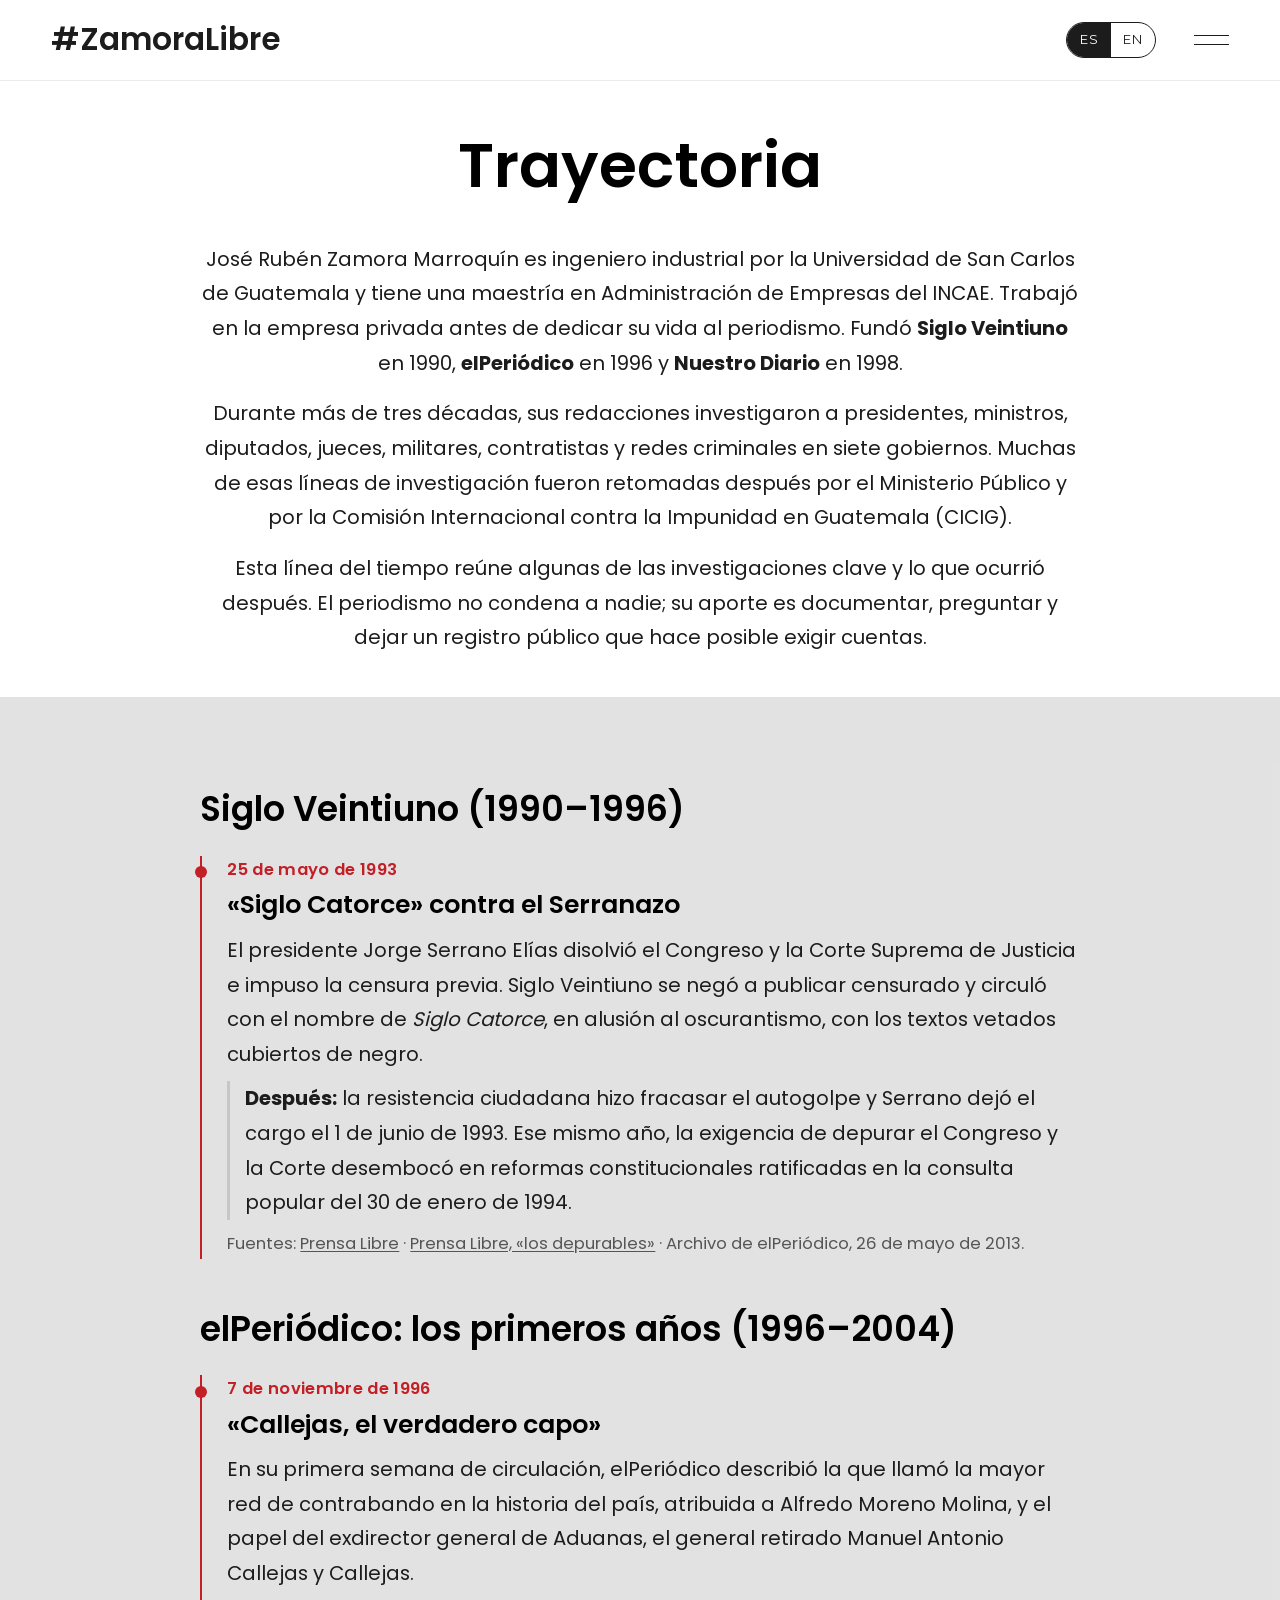
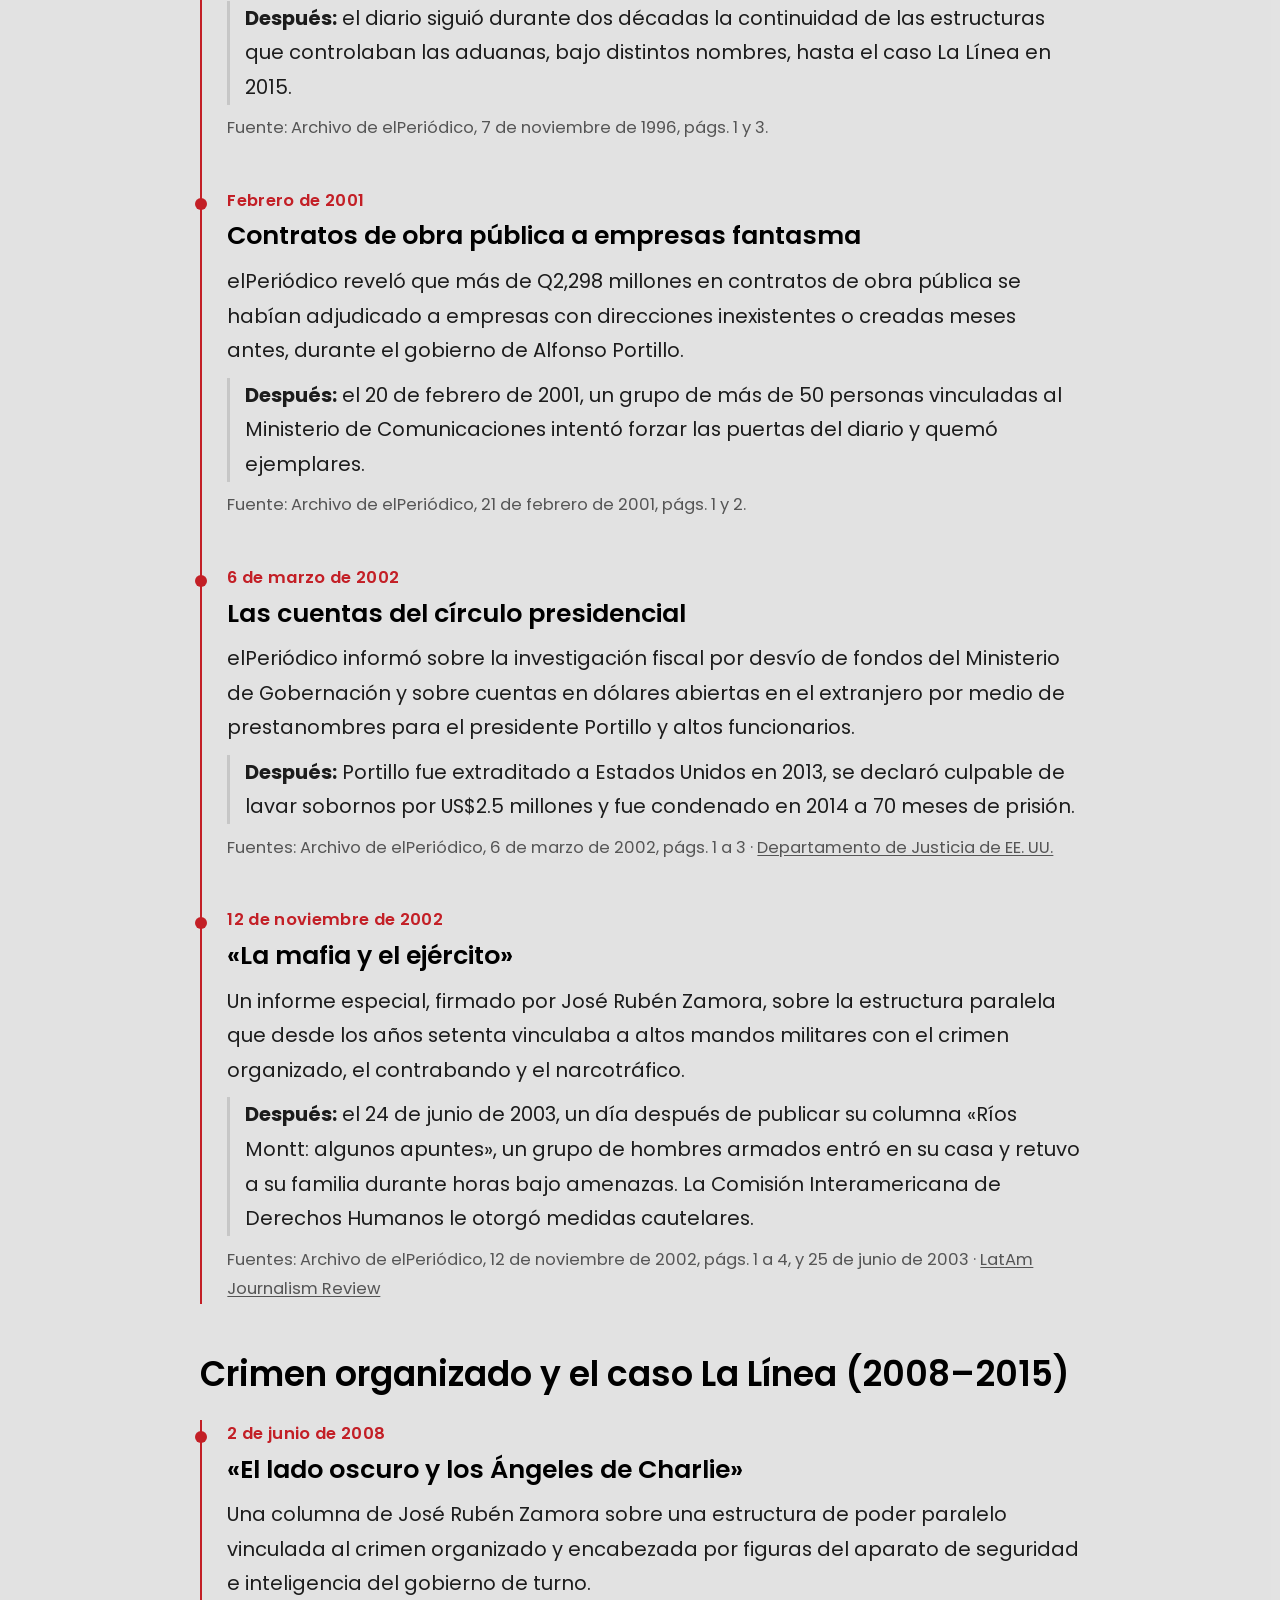
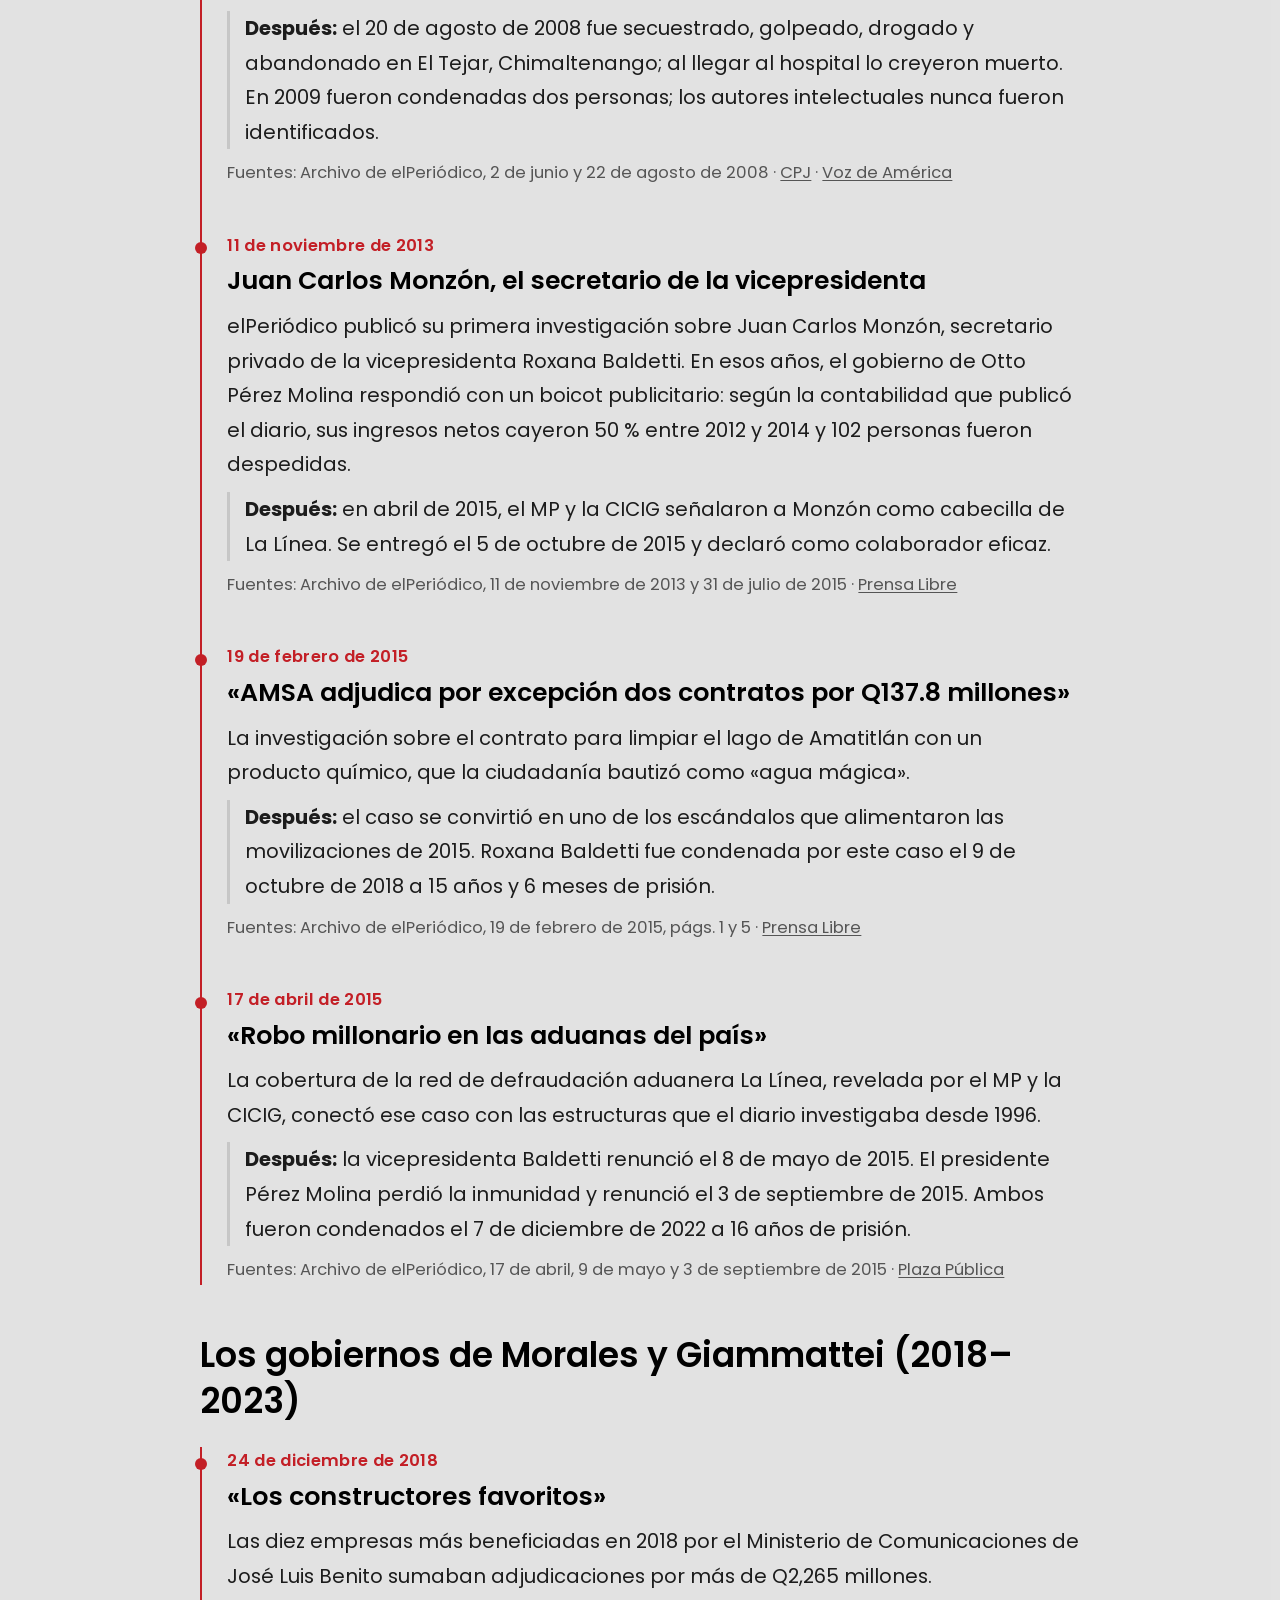
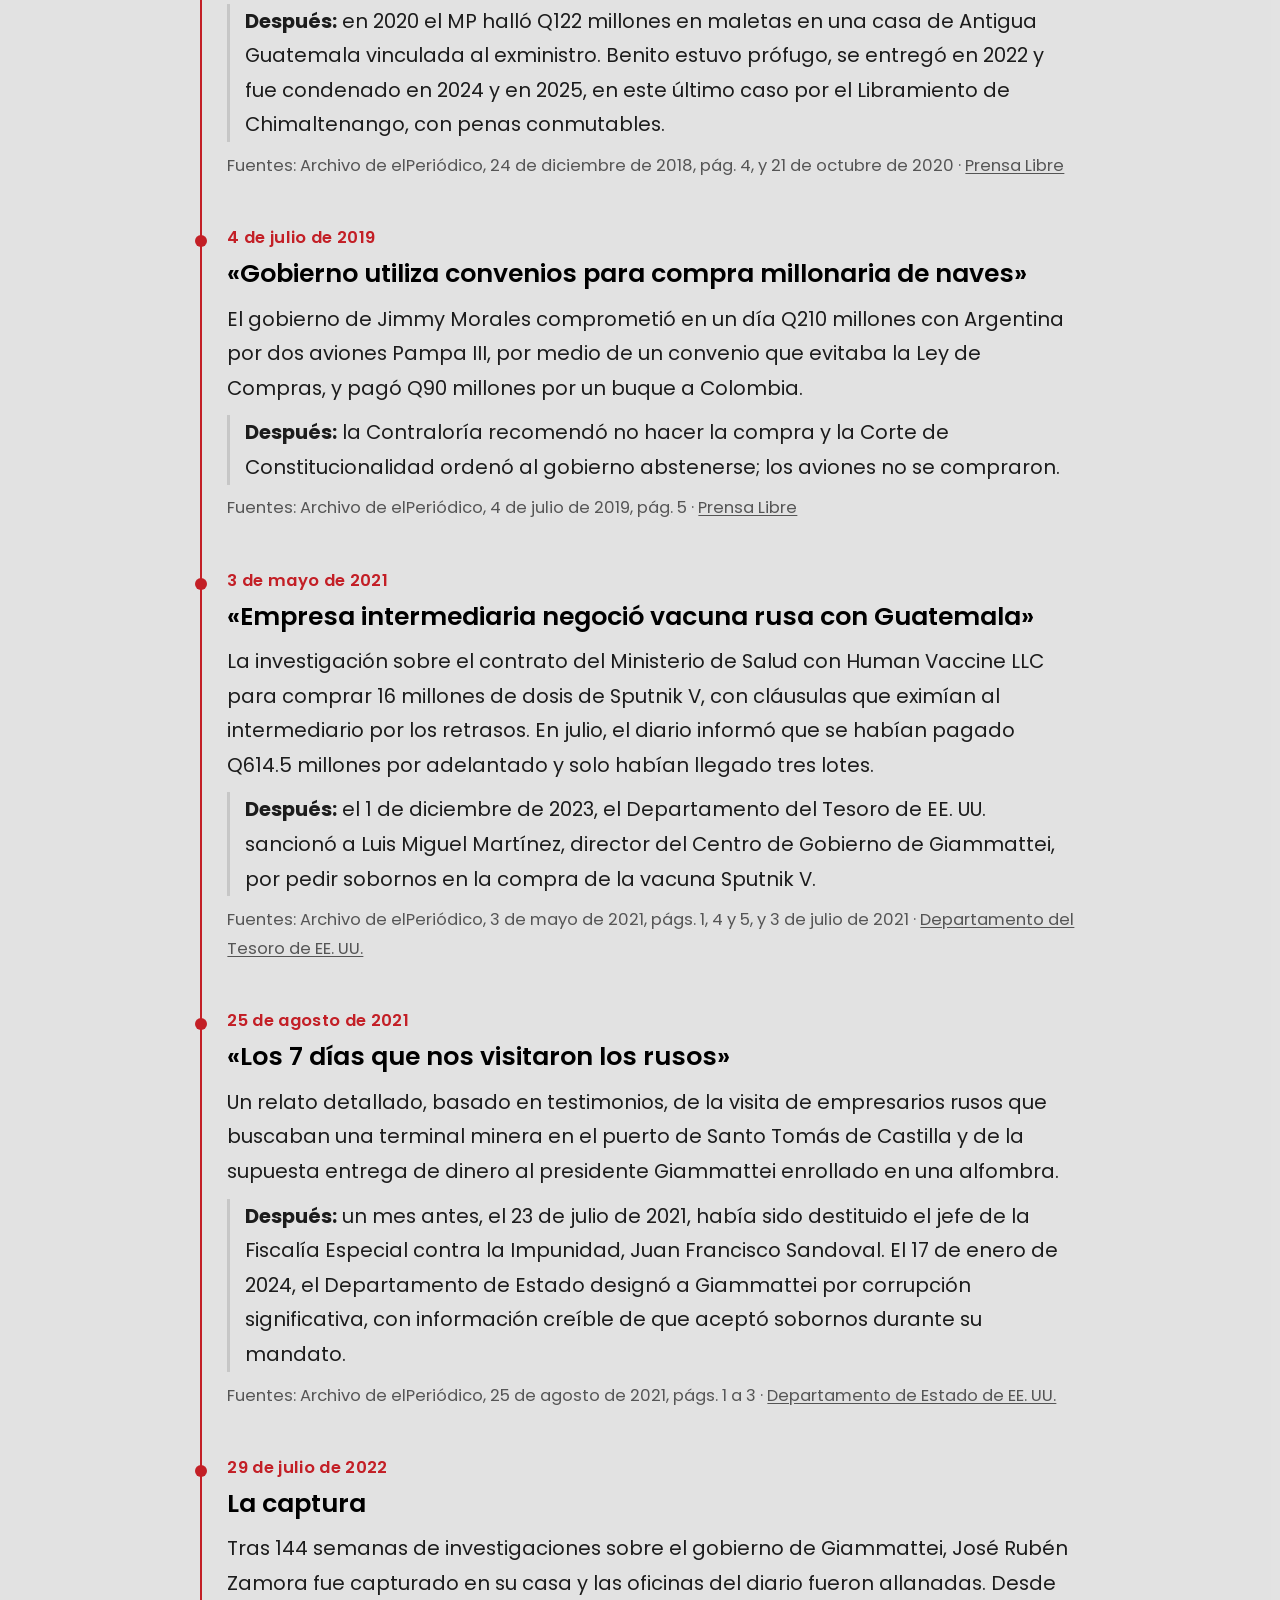
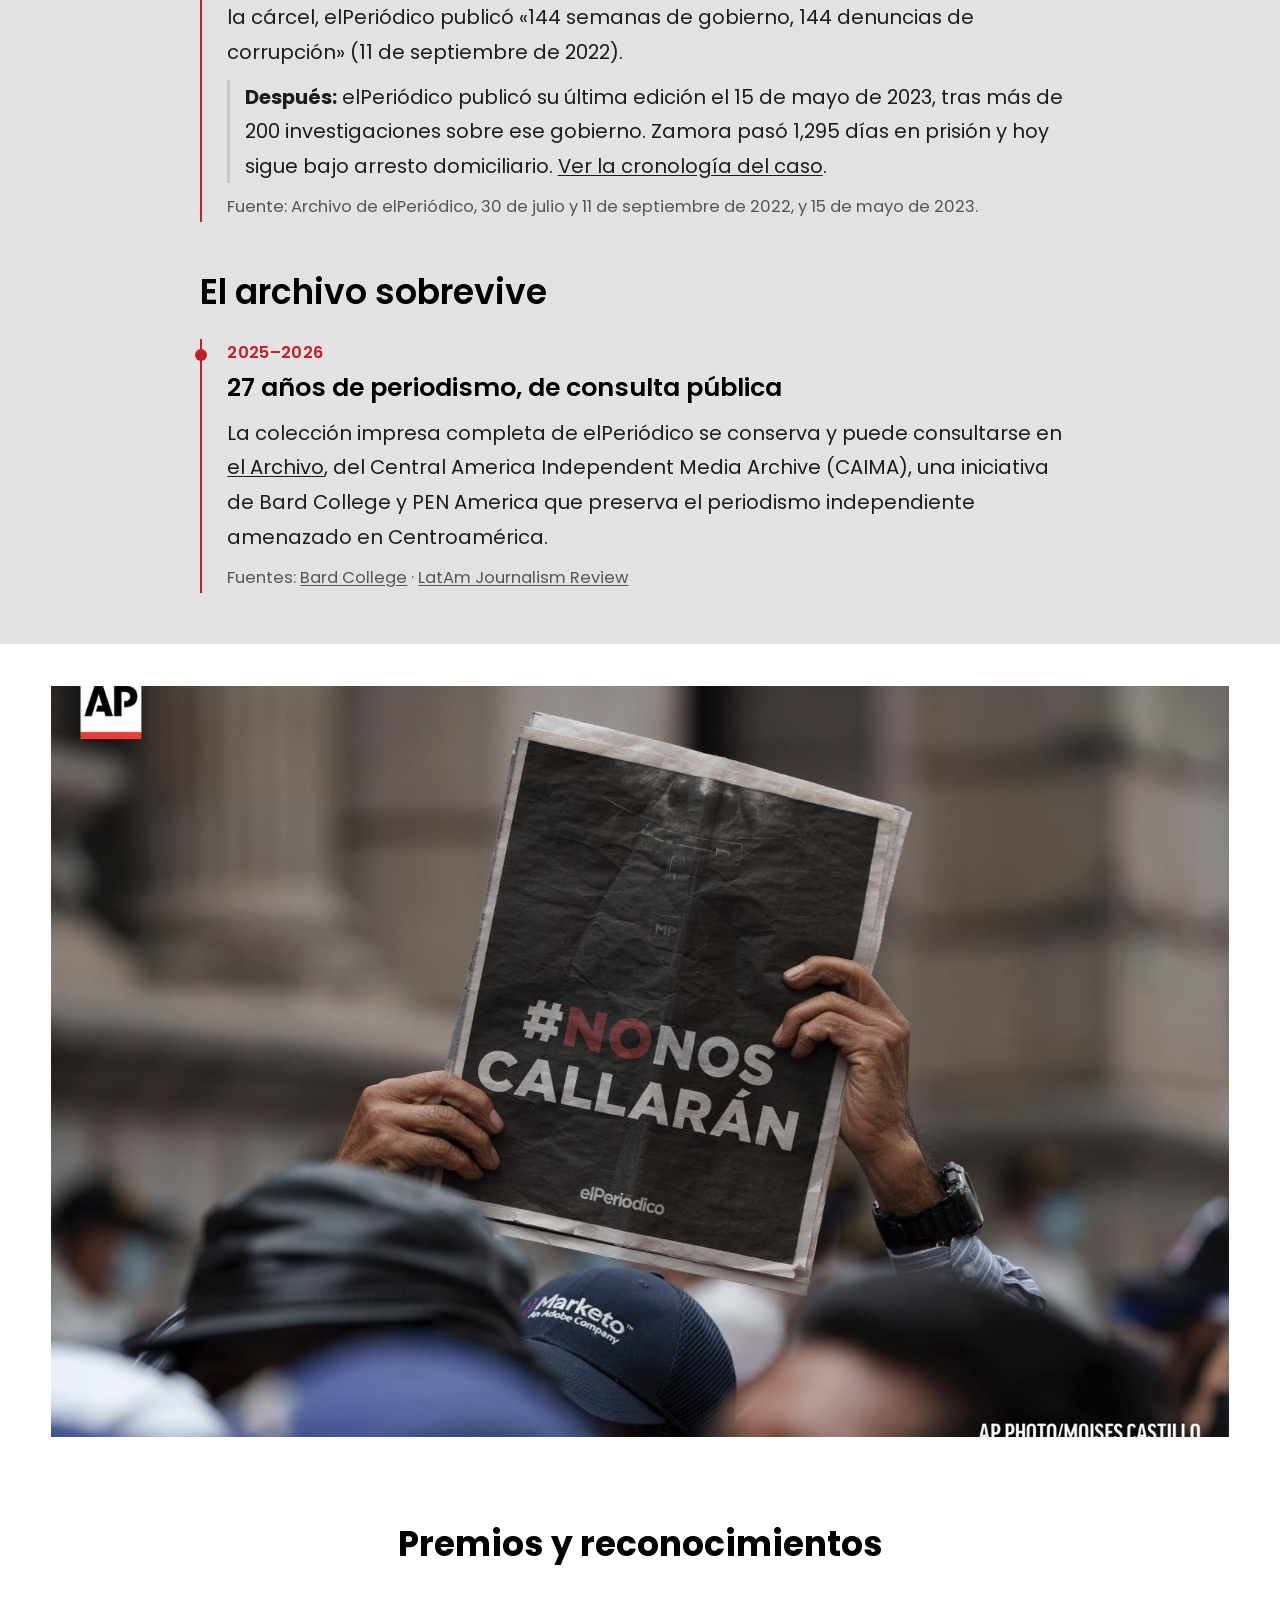
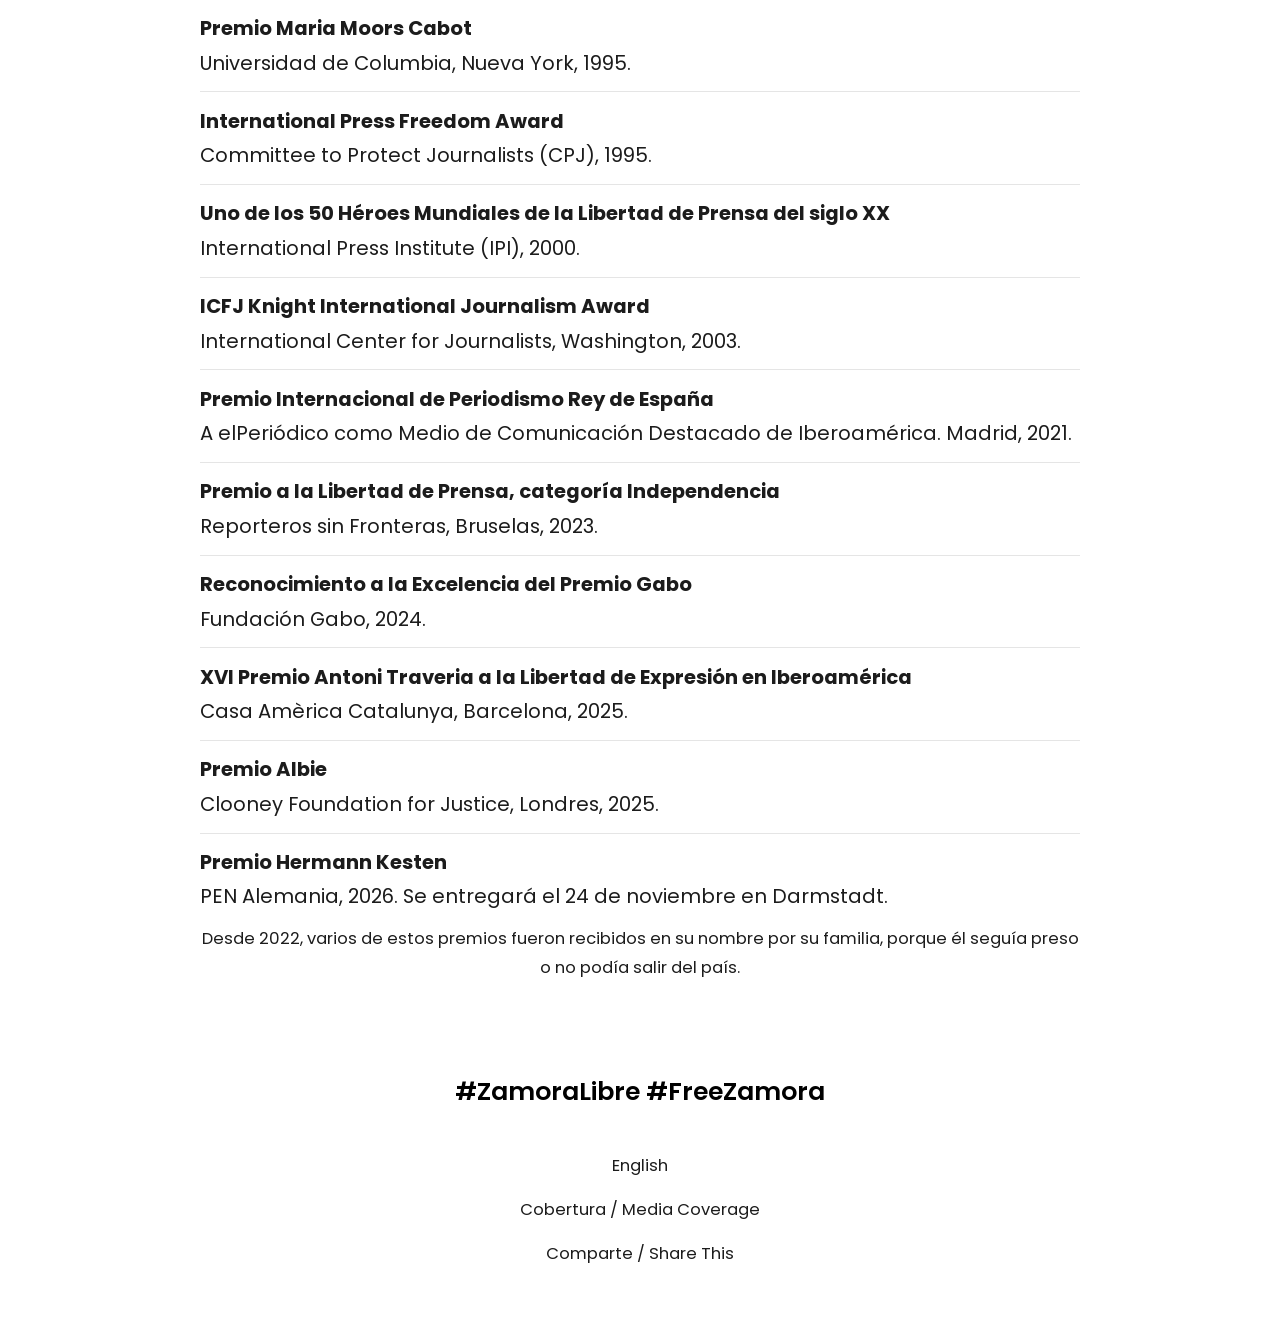
<file: trayectoria/index.html>
<!doctype html>
<html lang="es">
<head>
<meta charset="utf-8">
<meta name="viewport" content="width=device-width, initial-scale=1">
<title>Trayectoria — #ZamoraLibre</title>
<meta name="description" content="Más de 30 años de periodismo contra la corrupción y la impunidad en Guatemala: las investigaciones clave de José Rubén Zamora, Siglo Veintiuno y elPeriódico, y lo que ocurrió después.">
<link rel="canonical" href="https://www.zamoralibre.com/trayectoria/">
<meta property="og:type" content="website">
<meta property="og:site_name" content="#ZamoraLibre">
<meta property="og:title" content="Trayectoria — #ZamoraLibre">
<meta property="og:description" content="Las investigaciones clave de José Rubén Zamora, Siglo Veintiuno y elPeriódico, y lo que ocurrió después.">
<meta property="og:url" content="https://www.zamoralibre.com/trayectoria/">
<meta property="og:image" content="https://www.zamoralibre.com/assets/img/foto-ancho.jpg">
<meta property="og:locale" content="es_ES">
<meta name="twitter:card" content="summary_large_image">
<link rel="alternate" hreflang="es" href="https://www.zamoralibre.com/trayectoria/">
<link rel="alternate" hreflang="en" href="https://www.zamoralibre.com/english/trajectory/">
<link rel="preload" as="font" type="font/woff2" href="../assets/fonts/poppins-600-latin.woff2" crossorigin>
<link rel="preload" as="font" type="font/woff2" href="../assets/fonts/poppins-400-latin.woff2" crossorigin>
<link rel="stylesheet" href="../assets/css/style.css">
</head>
<body>

<header class="cabecera">
  <a class="cabecera__logo" href="../">#ZamoraLibre</a>
  <div class="cabecera__acciones">
    <nav class="idioma" aria-label="Idioma / Language">
      <a href="./" lang="es" hreflang="es" title="Español" aria-current="page">ES</a>
      <a href="../english/trajectory/" lang="en" hreflang="en" title="English">EN</a>
    </nav>
    <button class="cabecera__menu" type="button" data-menu-boton aria-expanded="false" aria-controls="nav-panel" aria-label="Abrir menú">
      <span></span><span></span>
    </button>
  </div>
</header>

<nav class="nav-panel" id="nav-panel" data-menu-panel data-abierto="false" aria-label="Navegación principal">
  <a href="../trayectoria/">Trayectoria / Trajectory</a>
  <a href="../media-coverage/">Cobertura / Media Coverage</a>
  <a href="../comparte/">Comparte / Share This</a>
</nav>

<main>

  <!-- 1 · Presentación -->
  <section class="seccion">
    <div class="fe">
      <div class="contenido" style="--d:1/5/2/23;--m:1/2/2/10">
        <h1 class="centrado">Trayectoria</h1>
        <p class="centrado">José Rubén Zamora Marroquín es ingeniero industrial por la Universidad de San Carlos de Guatemala y tiene una maestría en Administración de Empresas del INCAE. Trabajó en la empresa privada antes de dedicar su vida al periodismo. Fundó <strong>Siglo Veintiuno</strong> en 1990, <strong>elPeriódico</strong> en 1996 y <strong>Nuestro Diario</strong> en 1998.</p>
        <p class="centrado">Durante más de tres décadas, sus redacciones investigaron a presidentes, ministros, diputados, jueces, militares, contratistas y redes criminales en siete gobiernos. Muchas de esas líneas de investigación fueron retomadas después por el Ministerio Público y por la Comisión Internacional contra la Impunidad en Guatemala (CICIG).</p>
        <p class="centrado">Esta línea del tiempo reúne algunas de las investigaciones clave y lo que ocurrió después. El periodismo no condena a nadie; su aporte es documentar, preguntar y dejar un registro público que hace posible exigir cuentas.</p>
      </div>
    </div>
  </section>

  <!-- 2 · Línea del tiempo de investigaciones -->
  <section class="seccion seccion--gris">
    <div class="fe">
      <div class="contenido" style="--d:1/5/2/23;--m:1/2/2/10">
        <h2 class="oculto-visualmente">Investigaciones clave y su impacto</h2>

        <h3 class="linea__periodo">Siglo Veintiuno (1990–1996)</h3>
        <ol class="linea">
          <li class="linea__item">
            <span class="linea__fecha">25 de mayo de 1993</span>
            <h4 class="linea__titulo">«Siglo Catorce» contra el Serranazo</h4>
            <p>El presidente Jorge Serrano Elías disolvió el Congreso y la Corte Suprema de Justicia e impuso la censura previa. Siglo Veintiuno se negó a publicar censurado y circuló con el nombre de <em>Siglo Catorce</em>, en alusión al oscurantismo, con los textos vetados cubiertos de negro.</p>
            <p class="linea__impacto"><strong>Después:</strong> la resistencia ciudadana hizo fracasar el autogolpe y Serrano dejó el cargo el 1 de junio de 1993. Ese mismo año, la exigencia de depurar el Congreso y la Corte desembocó en reformas constitucionales ratificadas en la consulta popular del 30 de enero de 1994.</p>
            <p class="linea__fuente">Fuentes: <a href="https://www.prensalibre.com/hemeroteca/1993-jorge-serrano-elias-rompe-orden-constitucional/" target="_blank" rel="noopener">Prensa Libre</a> · <a href="https://www.prensalibre.com/hemeroteca/el-congreso-y-los-depurables-de-1993/" target="_blank" rel="noopener">Prensa Libre, «los depurables»</a> · Archivo de elPeriódico, 26 de mayo de 2013.</p>
          </li>
        </ol>

        <h3 class="linea__periodo">elPeriódico: los primeros años (1996–2004)</h3>
        <ol class="linea">
          <li class="linea__item">
            <span class="linea__fecha">7 de noviembre de 1996</span>
            <h4 class="linea__titulo">«Callejas, el verdadero capo»</h4>
            <p>En su primera semana de circulación, elPeriódico describió la que llamó la mayor red de contrabando en la historia del país, atribuida a Alfredo Moreno Molina, y el papel del exdirector general de Aduanas, el general retirado Manuel Antonio Callejas y Callejas.</p>
            <p class="linea__impacto"><strong>Después:</strong> el diario siguió durante dos décadas la continuidad de las estructuras que controlaban las aduanas, bajo distintos nombres, hasta el caso La Línea en 2015.</p>
            <p class="linea__fuente">Fuente: Archivo de elPeriódico, 7 de noviembre de 1996, págs. 1 y 3.</p>
          </li>
          <li class="linea__item">
            <span class="linea__fecha">Febrero de 2001</span>
            <h4 class="linea__titulo">Contratos de obra pública a empresas fantasma</h4>
            <p>elPeriódico reveló que más de Q2,298 millones en contratos de obra pública se habían adjudicado a empresas con direcciones inexistentes o creadas meses antes, durante el gobierno de Alfonso Portillo.</p>
            <p class="linea__impacto"><strong>Después:</strong> el 20 de febrero de 2001, un grupo de más de 50 personas vinculadas al Ministerio de Comunicaciones intentó forzar las puertas del diario y quemó ejemplares.</p>
            <p class="linea__fuente">Fuente: Archivo de elPeriódico, 21 de febrero de 2001, págs. 1 y 2.</p>
          </li>
          <li class="linea__item">
            <span class="linea__fecha">6 de marzo de 2002</span>
            <h4 class="linea__titulo">Las cuentas del círculo presidencial</h4>
            <p>elPeriódico informó sobre la investigación fiscal por desvío de fondos del Ministerio de Gobernación y sobre cuentas en dólares abiertas en el extranjero por medio de prestanombres para el presidente Portillo y altos funcionarios.</p>
            <p class="linea__impacto"><strong>Después:</strong> Portillo fue extraditado a Estados Unidos en 2013, se declaró culpable de lavar sobornos por US$2.5 millones y fue condenado en 2014 a 70 meses de prisión.</p>
            <p class="linea__fuente">Fuentes: Archivo de elPeriódico, 6 de marzo de 2002, págs. 1 a 3 · <a href="https://www.justice.gov/usao-sdny/pr/former-president-guatemala-alfonso-portillo-sentenced-manhattan-federal-court" target="_blank" rel="noopener">Departamento de Justicia de EE. UU.</a></p>
          </li>
          <li class="linea__item">
            <span class="linea__fecha">12 de noviembre de 2002</span>
            <h4 class="linea__titulo">«La mafia y el ejército»</h4>
            <p>Un informe especial, firmado por José Rubén Zamora, sobre la estructura paralela que desde los años setenta vinculaba a altos mandos militares con el crimen organizado, el contrabando y el narcotráfico.</p>
            <p class="linea__impacto"><strong>Después:</strong> el 24 de junio de 2003, un día después de publicar su columna «Ríos Montt: algunos apuntes», un grupo de hombres armados entró en su casa y retuvo a su familia durante horas bajo amenazas. La Comisión Interamericana de Derechos Humanos le otorgó medidas cautelares.</p>
            <p class="linea__fuente">Fuentes: Archivo de elPeriódico, 12 de noviembre de 2002, págs. 1 a 4, y 25 de junio de 2003 · <a href="https://latamjournalismreview.org/articles/despite-unfair-trial-and-conviction-that-was-annulled-guatemalan-journalist-jose-ruben-zamora-remains-in-prison/" target="_blank" rel="noopener">LatAm Journalism Review</a></p>
          </li>
        </ol>

        <h3 class="linea__periodo">Crimen organizado y el caso La Línea (2008–2015)</h3>
        <ol class="linea">
          <li class="linea__item">
            <span class="linea__fecha">2 de junio de 2008</span>
            <h4 class="linea__titulo">«El lado oscuro y los Ángeles de Charlie»</h4>
            <p>Una columna de José Rubén Zamora sobre una estructura de poder paralelo vinculada al crimen organizado y encabezada por figuras del aparato de seguridad e inteligencia del gobierno de turno.</p>
            <p class="linea__impacto"><strong>Después:</strong> el 20 de agosto de 2008 fue secuestrado, golpeado, drogado y abandonado en El Tejar, Chimaltenango; al llegar al hospital lo creyeron muerto. En 2009 fueron condenadas dos personas; los autores intelectuales nunca fueron identificados.</p>
            <p class="linea__fuente">Fuentes: Archivo de elPeriódico, 2 de junio y 22 de agosto de 2008 · <a href="https://cpj.org/2008/08/brutally-attacked-in-guatemalaagain/" target="_blank" rel="noopener">CPJ</a> · <a href="https://www.vozdeamerica.com/a/familia-jose-ruben-zamora-ha-soportado-represion-contra-el-periodista-guatemalteco/7433645.html" target="_blank" rel="noopener">Voz de América</a></p>
          </li>
          <li class="linea__item">
            <span class="linea__fecha">11 de noviembre de 2013</span>
            <h4 class="linea__titulo">Juan Carlos Monzón, el secretario de la vicepresidenta</h4>
            <p>elPeriódico publicó su primera investigación sobre Juan Carlos Monzón, secretario privado de la vicepresidenta Roxana Baldetti. En esos años, el gobierno de Otto Pérez Molina respondió con un boicot publicitario: según la contabilidad que publicó el diario, sus ingresos netos cayeron 50 % entre 2012 y 2014 y 102 personas fueron despedidas.</p>
            <p class="linea__impacto"><strong>Después:</strong> en abril de 2015, el MP y la CICIG señalaron a Monzón como cabecilla de La Línea. Se entregó el 5 de octubre de 2015 y declaró como colaborador eficaz.</p>
            <p class="linea__fuente">Fuentes: Archivo de elPeriódico, 11 de noviembre de 2013 y 31 de julio de 2015 · <a href="https://www.prensalibre.com/guatemala/justicia/caso-la-linea-fechas-senalados-y-momentos-cruciales-del-proceso-que-este-miercoles-llega-a-su-fin/" target="_blank" rel="noopener">Prensa Libre</a></p>
          </li>
          <li class="linea__item">
            <span class="linea__fecha">19 de febrero de 2015</span>
            <h4 class="linea__titulo">«AMSA adjudica por excepción dos contratos por Q137.8 millones»</h4>
            <p>La investigación sobre el contrato para limpiar el lago de Amatitlán con un producto químico, que la ciudadanía bautizó como «agua mágica».</p>
            <p class="linea__impacto"><strong>Después:</strong> el caso se convirtió en uno de los escándalos que alimentaron las movilizaciones de 2015. Roxana Baldetti fue condenada por este caso el 9 de octubre de 2018 a 15 años y 6 meses de prisión.</p>
            <p class="linea__fuente">Fuentes: Archivo de elPeriódico, 19 de febrero de 2015, págs. 1 y 5 · <a href="https://www.prensalibre.com/guatemala/justicia/roxana-baldetti-sentencia-caso-agua-magica-lago-de-amatitlan/" target="_blank" rel="noopener">Prensa Libre</a></p>
          </li>
          <li class="linea__item">
            <span class="linea__fecha">17 de abril de 2015</span>
            <h4 class="linea__titulo">«Robo millonario en las aduanas del país»</h4>
            <p>La cobertura de la red de defraudación aduanera La Línea, revelada por el MP y la CICIG, conectó ese caso con las estructuras que el diario investigaba desde 1996.</p>
            <p class="linea__impacto"><strong>Después:</strong> la vicepresidenta Baldetti renunció el 8 de mayo de 2015. El presidente Pérez Molina perdió la inmunidad y renunció el 3 de septiembre de 2015. Ambos fueron condenados el 7 de diciembre de 2022 a 16 años de prisión.</p>
            <p class="linea__fuente">Fuentes: Archivo de elPeriódico, 17 de abril, 9 de mayo y 3 de septiembre de 2015 · <a href="https://www.plazapublica.com.gt/content/los-jefes-de-la-linea-los-detalles-de-la-sentencia-contra-perez-molina-y-baldetti" target="_blank" rel="noopener">Plaza Pública</a></p>
          </li>
        </ol>

        <h3 class="linea__periodo">Los gobiernos de Morales y Giammattei (2018–2023)</h3>
        <ol class="linea">
          <li class="linea__item">
            <span class="linea__fecha">24 de diciembre de 2018</span>
            <h4 class="linea__titulo">«Los constructores favoritos»</h4>
            <p>Las diez empresas más beneficiadas en 2018 por el Ministerio de Comunicaciones de José Luis Benito sumaban adjudicaciones por más de Q2,265 millones.</p>
            <p class="linea__impacto"><strong>Después:</strong> en 2020 el MP halló Q122 millones en maletas en una casa de Antigua Guatemala vinculada al exministro. Benito estuvo prófugo, se entregó en 2022 y fue condenado en 2024 y en 2025, en este último caso por el Libramiento de Chimaltenango, con penas conmutables.</p>
            <p class="linea__fuente">Fuentes: Archivo de elPeriódico, 24 de diciembre de 2018, pág. 4, y 21 de octubre de 2020 · <a href="https://www.prensalibre.com/guatemala/justicia/exministro-jose-luis-benito-es-condenado-a-2-anos-de-carcel-por-caso-de-maletas-con-q122-millones-breaking/" target="_blank" rel="noopener">Prensa Libre</a></p>
          </li>
          <li class="linea__item">
            <span class="linea__fecha">4 de julio de 2019</span>
            <h4 class="linea__titulo">«Gobierno utiliza convenios para compra millonaria de naves»</h4>
            <p>El gobierno de Jimmy Morales comprometió en un día Q210 millones con Argentina por dos aviones Pampa III, por medio de un convenio que evitaba la Ley de Compras, y pagó Q90 millones por un buque a Colombia.</p>
            <p class="linea__impacto"><strong>Después:</strong> la Contraloría recomendó no hacer la compra y la Corte de Constitucionalidad ordenó al gobierno abstenerse; los aviones no se compraron.</p>
            <p class="linea__fuente">Fuentes: Archivo de elPeriódico, 4 de julio de 2019, pág. 5 · <a href="https://www.prensalibre.com/guatemala/corte-de-constitucionalidad-pide-a-jimmy-morales-abstenerse-de-adquirir-los-aviones-pampa-iii/" target="_blank" rel="noopener">Prensa Libre</a></p>
          </li>
          <li class="linea__item">
            <span class="linea__fecha">3 de mayo de 2021</span>
            <h4 class="linea__titulo">«Empresa intermediaria negoció vacuna rusa con Guatemala»</h4>
            <p>La investigación sobre el contrato del Ministerio de Salud con Human Vaccine LLC para comprar 16 millones de dosis de Sputnik V, con cláusulas que eximían al intermediario por los retrasos. En julio, el diario informó que se habían pagado Q614.5 millones por adelantado y solo habían llegado tres lotes.</p>
            <p class="linea__impacto"><strong>Después:</strong> el 1 de diciembre de 2023, el Departamento del Tesoro de EE. UU. sancionó a Luis Miguel Martínez, director del Centro de Gobierno de Giammattei, por pedir sobornos en la compra de la vacuna Sputnik V.</p>
            <p class="linea__fuente">Fuentes: Archivo de elPeriódico, 3 de mayo de 2021, págs. 1, 4 y 5, y 3 de julio de 2021 · <a href="https://home.treasury.gov/news/press-releases/jy1941" target="_blank" rel="noopener">Departamento del Tesoro de EE. UU.</a></p>
          </li>
          <li class="linea__item">
            <span class="linea__fecha">25 de agosto de 2021</span>
            <h4 class="linea__titulo">«Los 7 días que nos visitaron los rusos»</h4>
            <p>Un relato detallado, basado en testimonios, de la visita de empresarios rusos que buscaban una terminal minera en el puerto de Santo Tomás de Castilla y de la supuesta entrega de dinero al presidente Giammattei enrollado en una alfombra.</p>
            <p class="linea__impacto"><strong>Después:</strong> un mes antes, el 23 de julio de 2021, había sido destituido el jefe de la Fiscalía Especial contra la Impunidad, Juan Francisco Sandoval. El 17 de enero de 2024, el Departamento de Estado designó a Giammattei por corrupción significativa, con información creíble de que aceptó sobornos durante su mandato.</p>
            <p class="linea__fuente">Fuentes: Archivo de elPeriódico, 25 de agosto de 2021, págs. 1 a 3 · <a href="https://2021-2025.state.gov/designation-of-alejandro-eduardo-giammattei-falla-for-involvement-in-significant-corruption/" target="_blank" rel="noopener">Departamento de Estado de EE. UU.</a></p>
          </li>
          <li class="linea__item">
            <span class="linea__fecha">29 de julio de 2022</span>
            <h4 class="linea__titulo">La captura</h4>
            <p>Tras 144 semanas de investigaciones sobre el gobierno de Giammattei, José Rubén Zamora fue capturado en su casa y las oficinas del diario fueron allanadas. Desde la cárcel, elPeriódico publicó «144 semanas de gobierno, 144 denuncias de corrupción» (11 de septiembre de 2022).</p>
            <p class="linea__impacto"><strong>Después:</strong> elPeriódico publicó su última edición el 15 de mayo de 2023, tras más de 200 investigaciones sobre ese gobierno. Zamora pasó 1,295 días en prisión y hoy sigue bajo arresto domiciliario. <a href="../#lo-mas-reciente">Ver la cronología del caso</a>.</p>
            <p class="linea__fuente">Fuente: Archivo de elPeriódico, 30 de julio y 11 de septiembre de 2022, y 15 de mayo de 2023.</p>
          </li>
        </ol>

        <h3 class="linea__periodo">El archivo sobrevive</h3>
        <ol class="linea">
          <li class="linea__item">
            <span class="linea__fecha">2025–2026</span>
            <h4 class="linea__titulo">27 años de periodismo, de consulta pública</h4>
            <p>La colección impresa completa de elPeriódico se conserva y puede consultarse en <a href="https://www.elarchivo.media/" target="_blank" rel="noopener">el Archivo</a>, del Central America Independent Media Archive (CAIMA), una iniciativa de Bard College y PEN America que preserva el periodismo independiente amenazado en Centroamérica.</p>
            <p class="linea__fuente">Fuentes: <a href="https://www.bard.edu/news/bard-pen-america-caima-central-america-independent-media-archive-2026-03-23" target="_blank" rel="noopener">Bard College</a> · <a href="https://latamjournalismreview.org/articles/digital-archive-preserves-investigative-legacy-of-elperiodico-and-other-central-american-newspapers/" target="_blank" rel="noopener">LatAm Journalism Review</a></p>
          </li>
        </ol>
      </div>
    </div>
  </section>

  <!-- 3 · Fotografía -->
  <section class="seccion">
    <div class="fe">
      <div class="marco marco--ancha" style="--d:1/2/22/26;--m:1/2/7/10">
        <img class="imagen" src="../assets/img/sobre-2.jpg" width="1600" height="1066" loading="lazy"
             alt="En una manifestación, una persona alza una portada de elPeriódico con el titular «#NoNosCallarán». Foto: AP / Moisés Castillo.">
      </div>
    </div>
  </section>

  <!-- 4 · Premios -->
  <section class="seccion">
    <div class="fe">
      <div class="contenido" style="--d:1/5/2/23;--m:1/2/2/10">
        <h3 class="centrado"><strong>Premios y reconocimientos</strong></h3>
        <ul class="premios">
          <li><strong>Premio Maria Moors Cabot</strong> Universidad de Columbia, Nueva York, 1995.</li>
          <li><strong>International Press Freedom Award</strong> Committee to Protect Journalists (CPJ), 1995.</li>
          <li><strong>Uno de los 50 Héroes Mundiales de la Libertad de Prensa del siglo XX</strong> International Press Institute (IPI), 2000.</li>
          <li><strong>ICFJ Knight International Journalism Award</strong> International Center for Journalists, Washington, 2003.</li>
          <li><strong>Premio Internacional de Periodismo Rey de España</strong> A elPeriódico como Medio de Comunicación Destacado de Iberoamérica. Madrid, 2021.</li>
          <li><strong>Premio a la Libertad de Prensa, categoría Independencia</strong> Reporteros sin Fronteras, Bruselas, 2023.</li>
          <li><strong>Reconocimiento a la Excelencia del Premio Gabo</strong> Fundación Gabo, 2024.</li>
          <li><strong>XVI Premio Antoni Traveria a la Libertad de Expresión en Iberoamérica</strong> Casa Amèrica Catalunya, Barcelona, 2025.</li>
          <li><strong>Premio Albie</strong> Clooney Foundation for Justice, Londres, 2025.</li>
          <li><strong>Premio Hermann Kesten</strong> PEN Alemania, 2026. Se entregará el 24 de noviembre en Darmstadt.</li>
        </ul>
        <p class="centrado sqsrte-small">Desde 2022, varios de estos premios fueron recibidos en su nombre por su familia, porque él seguía preso o no podía salir del país.</p>
      </div>
    </div>
  </section>

</main>

<footer class="seccion seccion--pie">
  <div class="fe fe--pie">
    <div style="--d:2/8/4/20;--m:2/2/4/10">
      <h4 class="centrado">#ZamoraLibre #FreeZamora</h4>
    </div>
    <div class="pie__enlaces centrado" style="--d:4/11/9/17;--m:4/2/6/10">
      <a href="../english/trajectory/">English</a>
      <a href="../media-coverage/">Cobertura / Media Coverage</a>
      <a href="../comparte/">Comparte / Share This</a>
    </div>
  </div>
</footer>

<script src="../assets/js/site.js"></script>
</body>
</html>
</file>
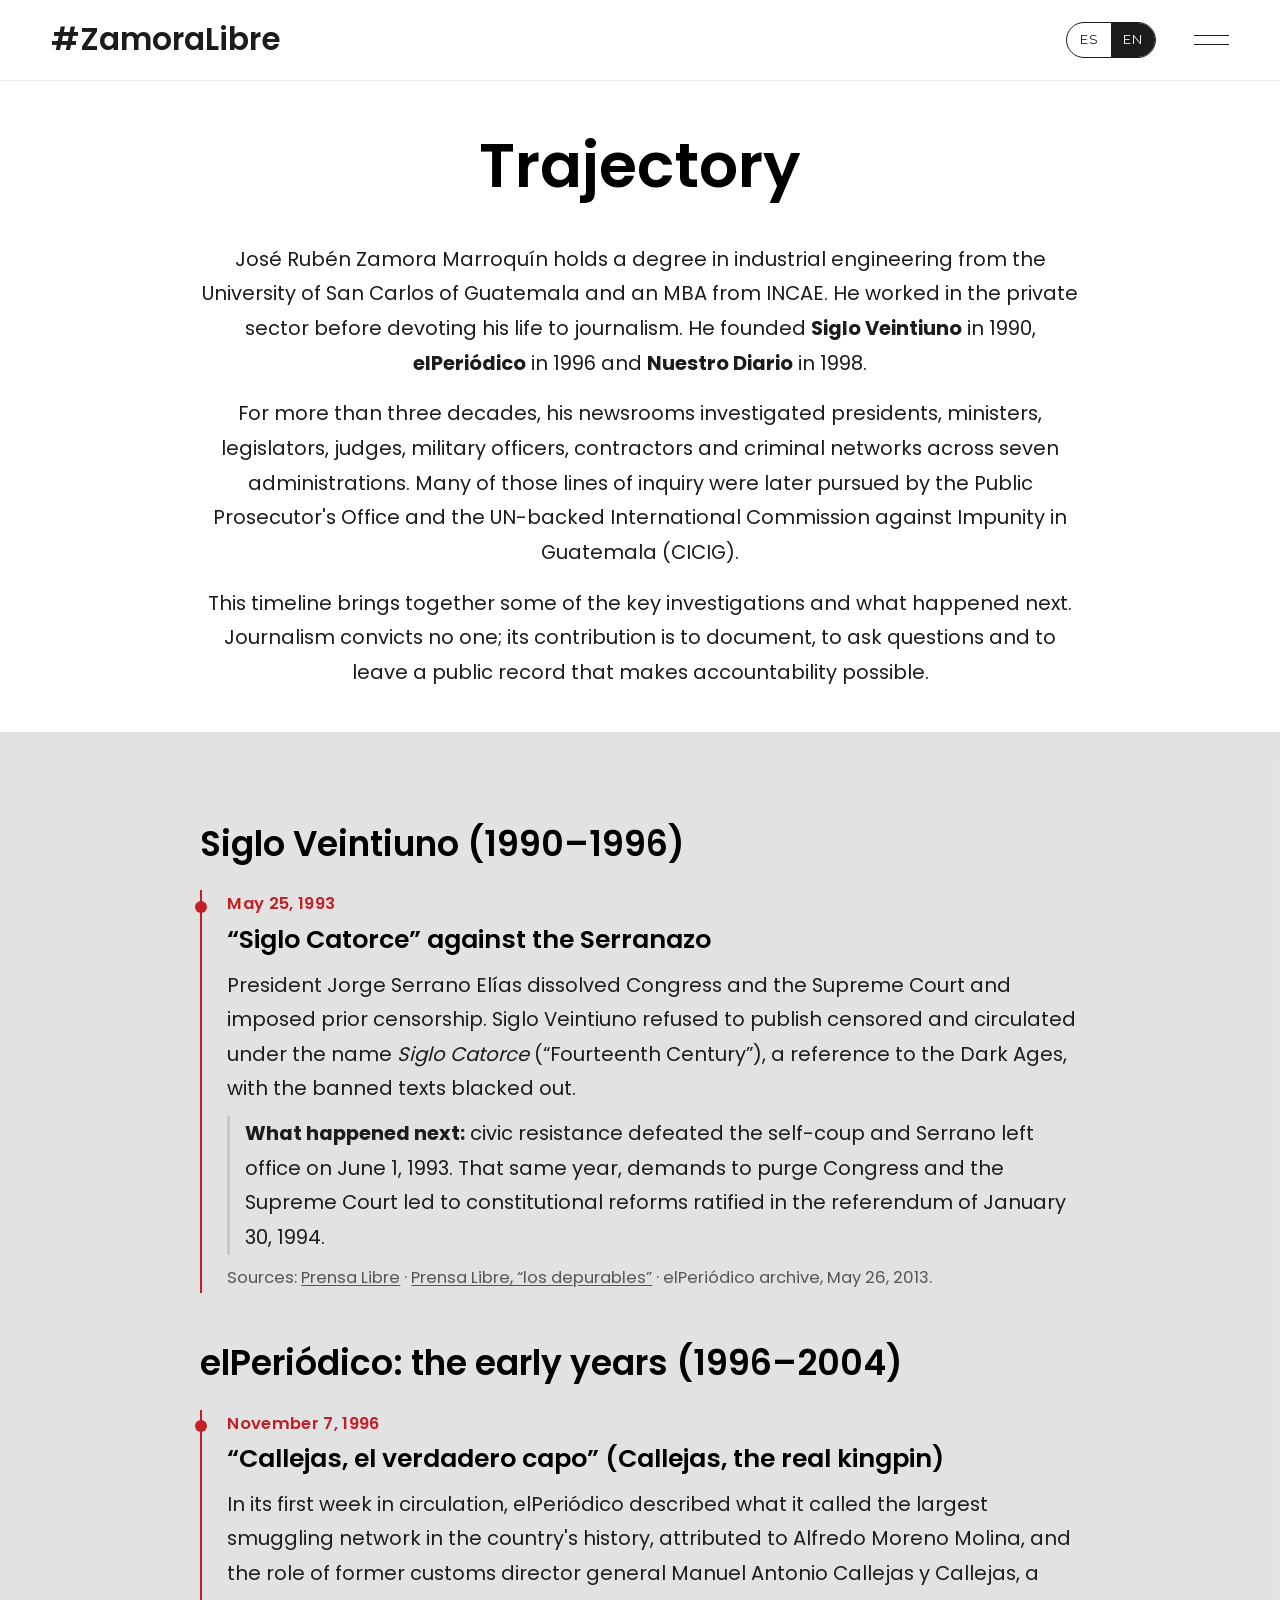
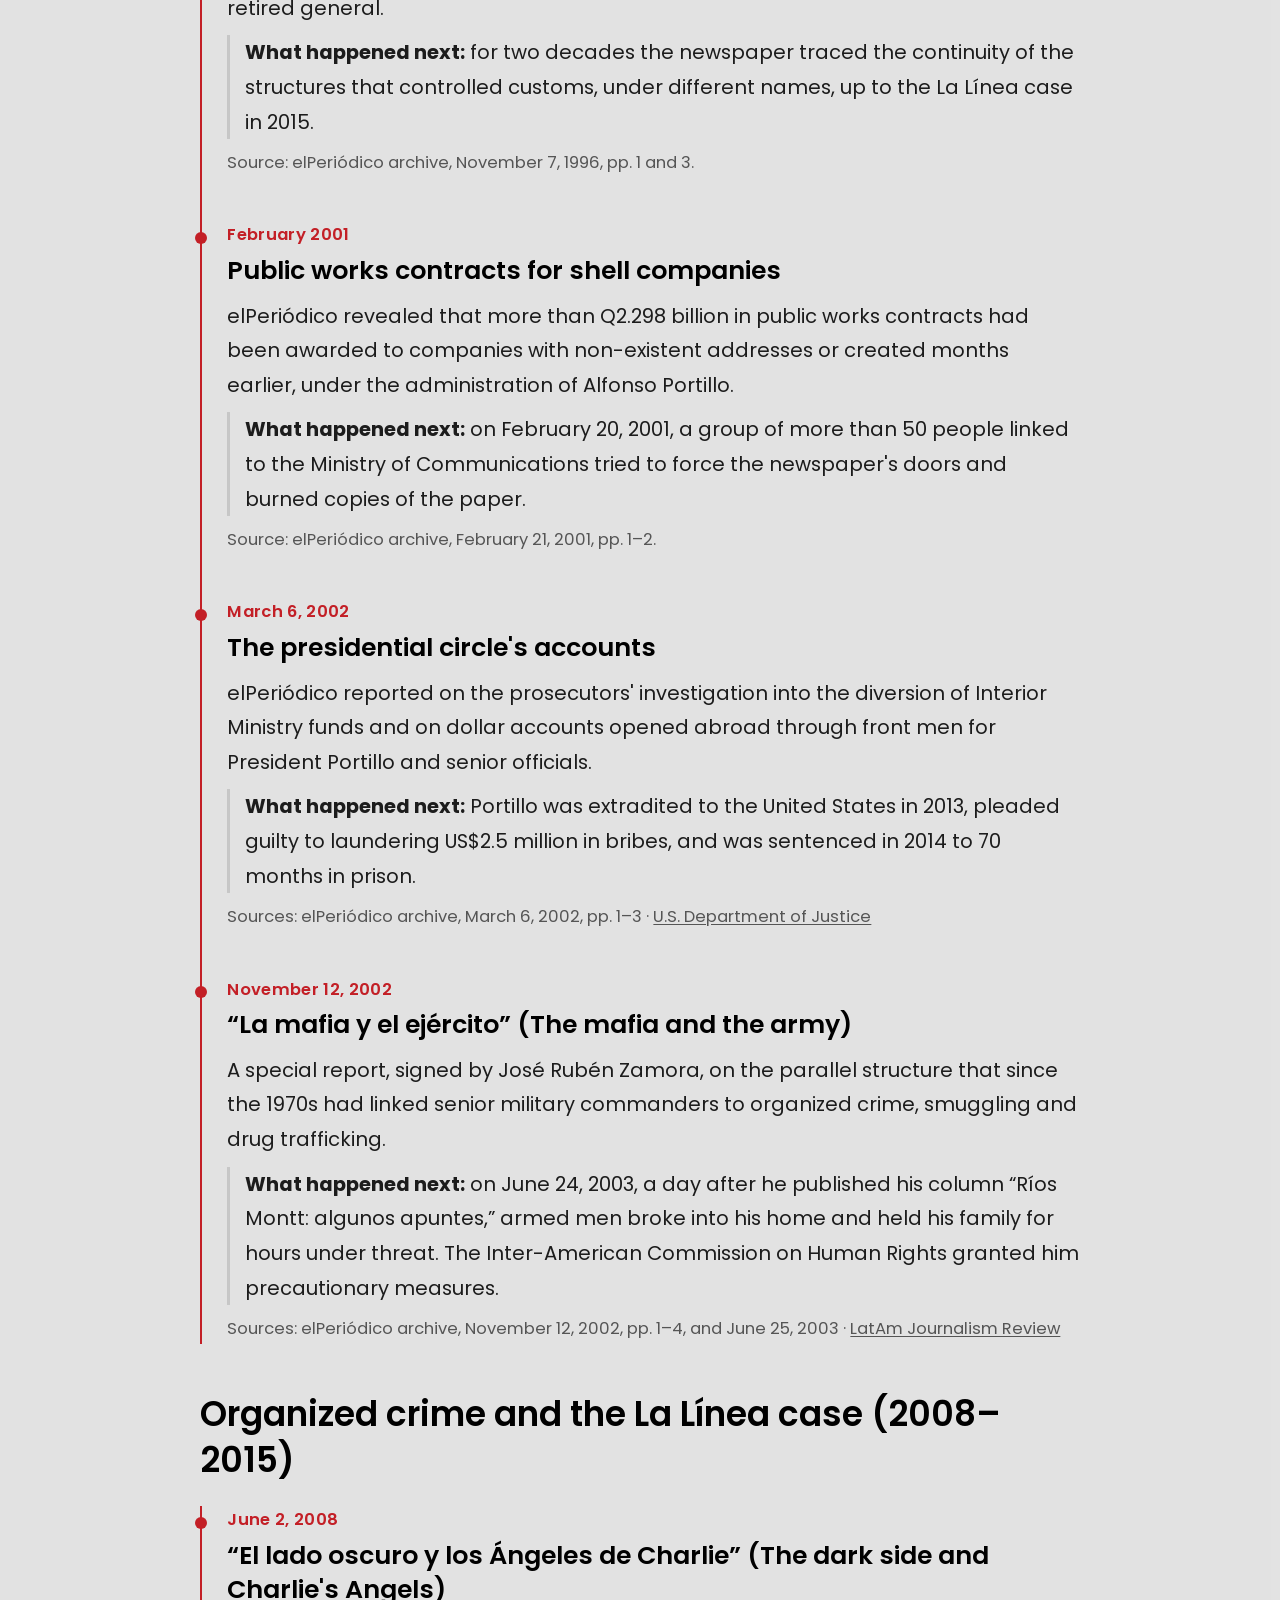
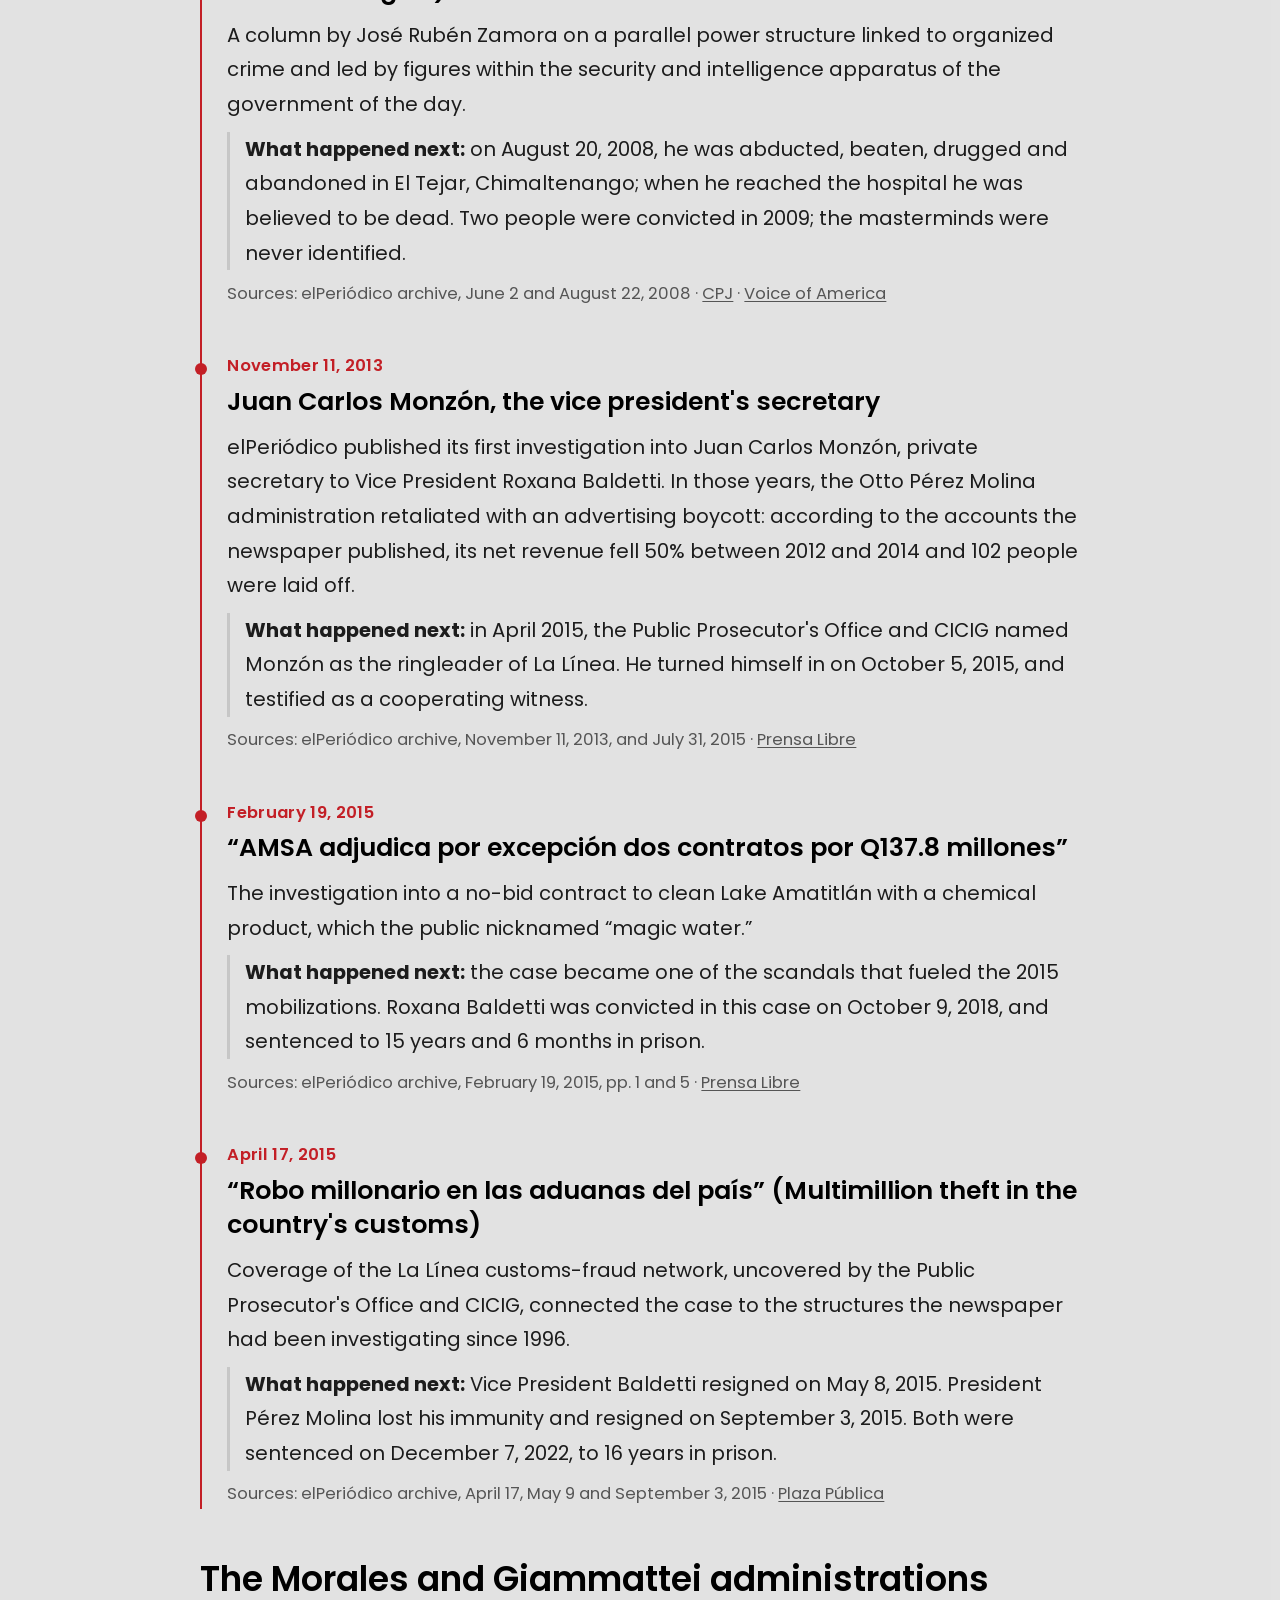
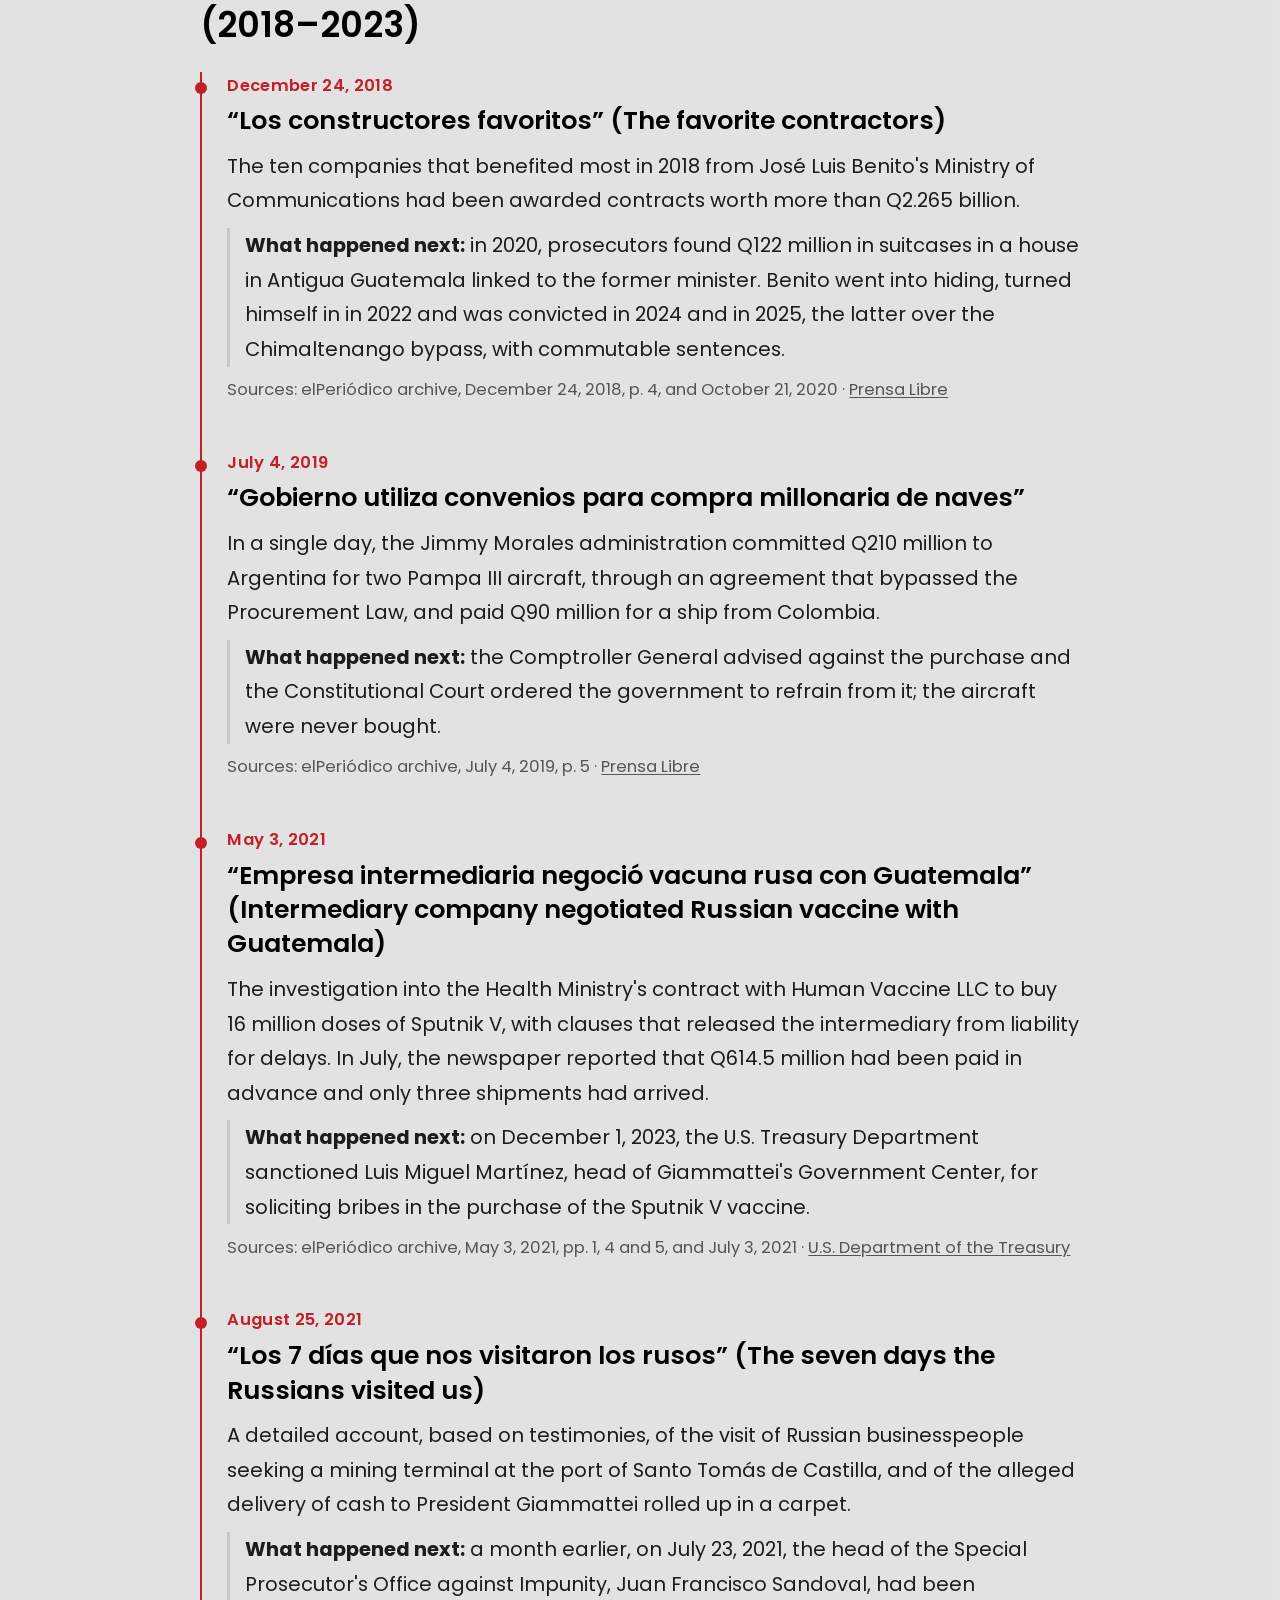
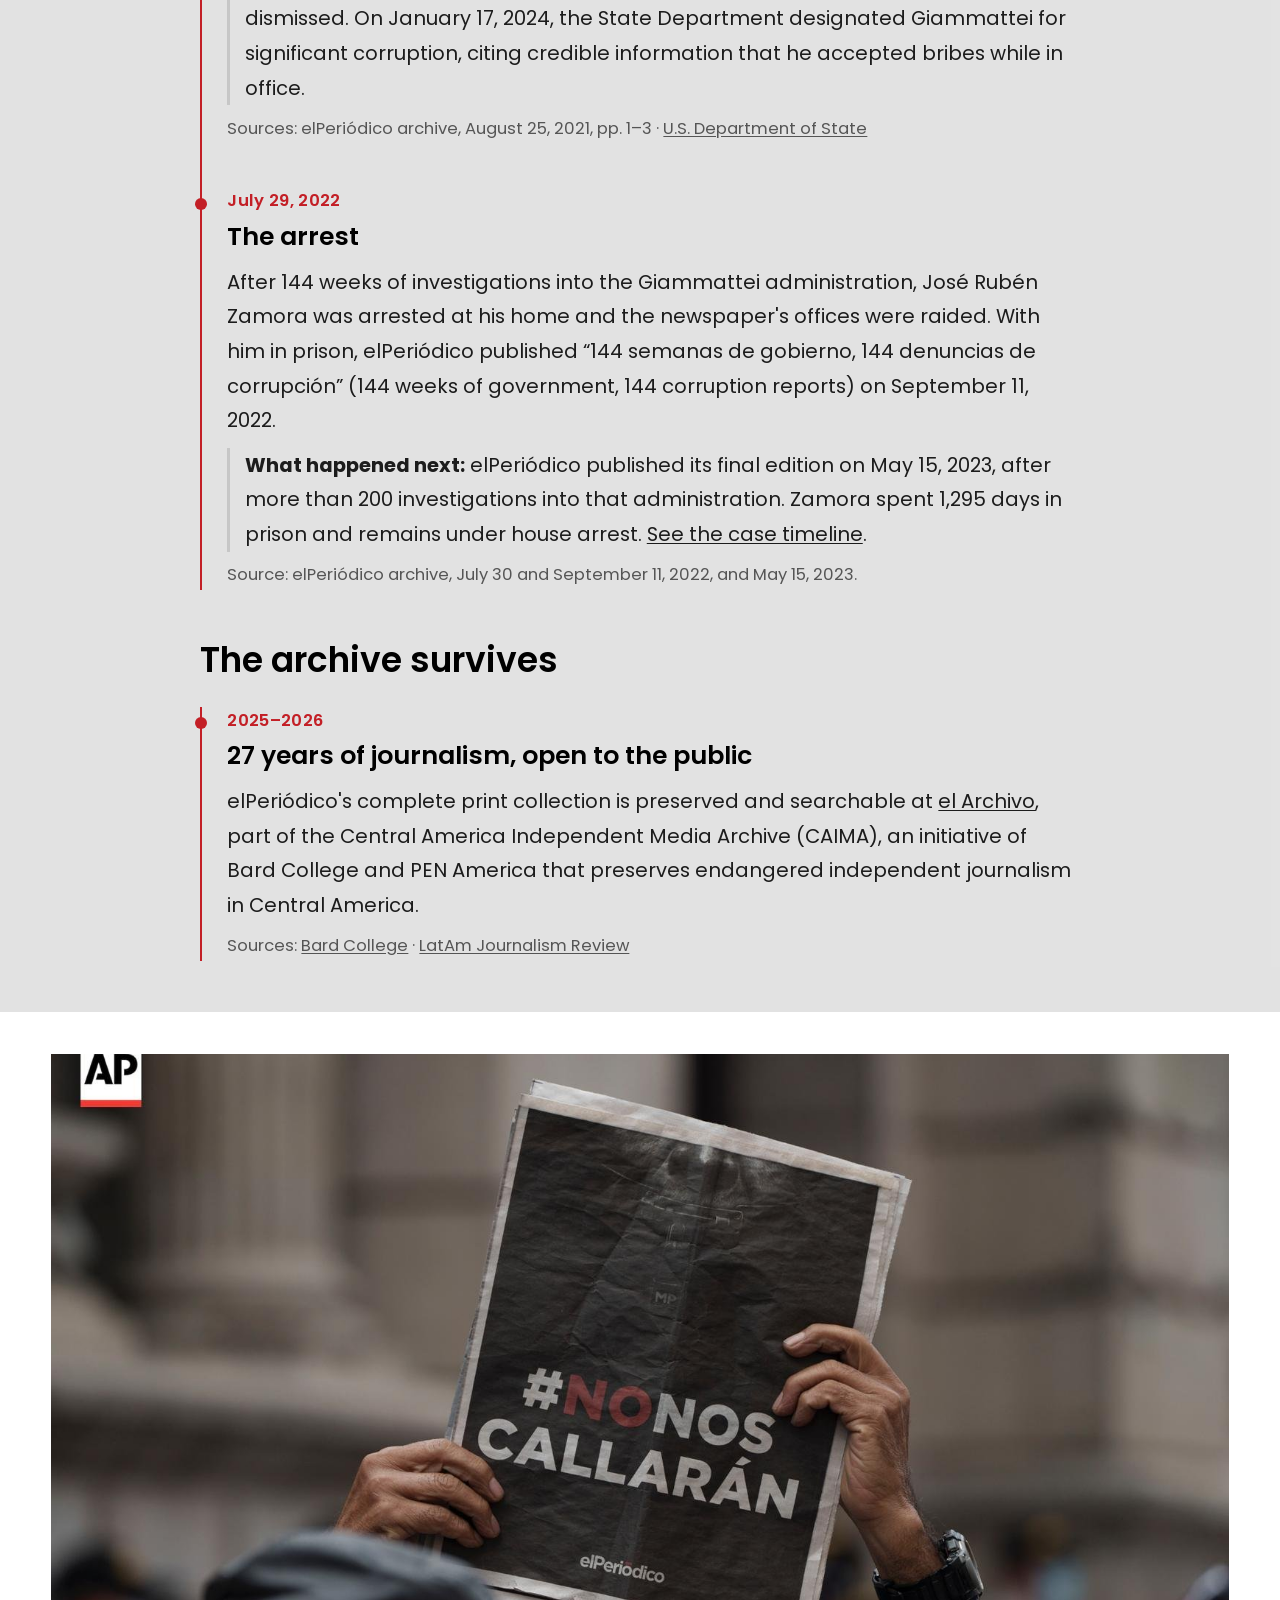
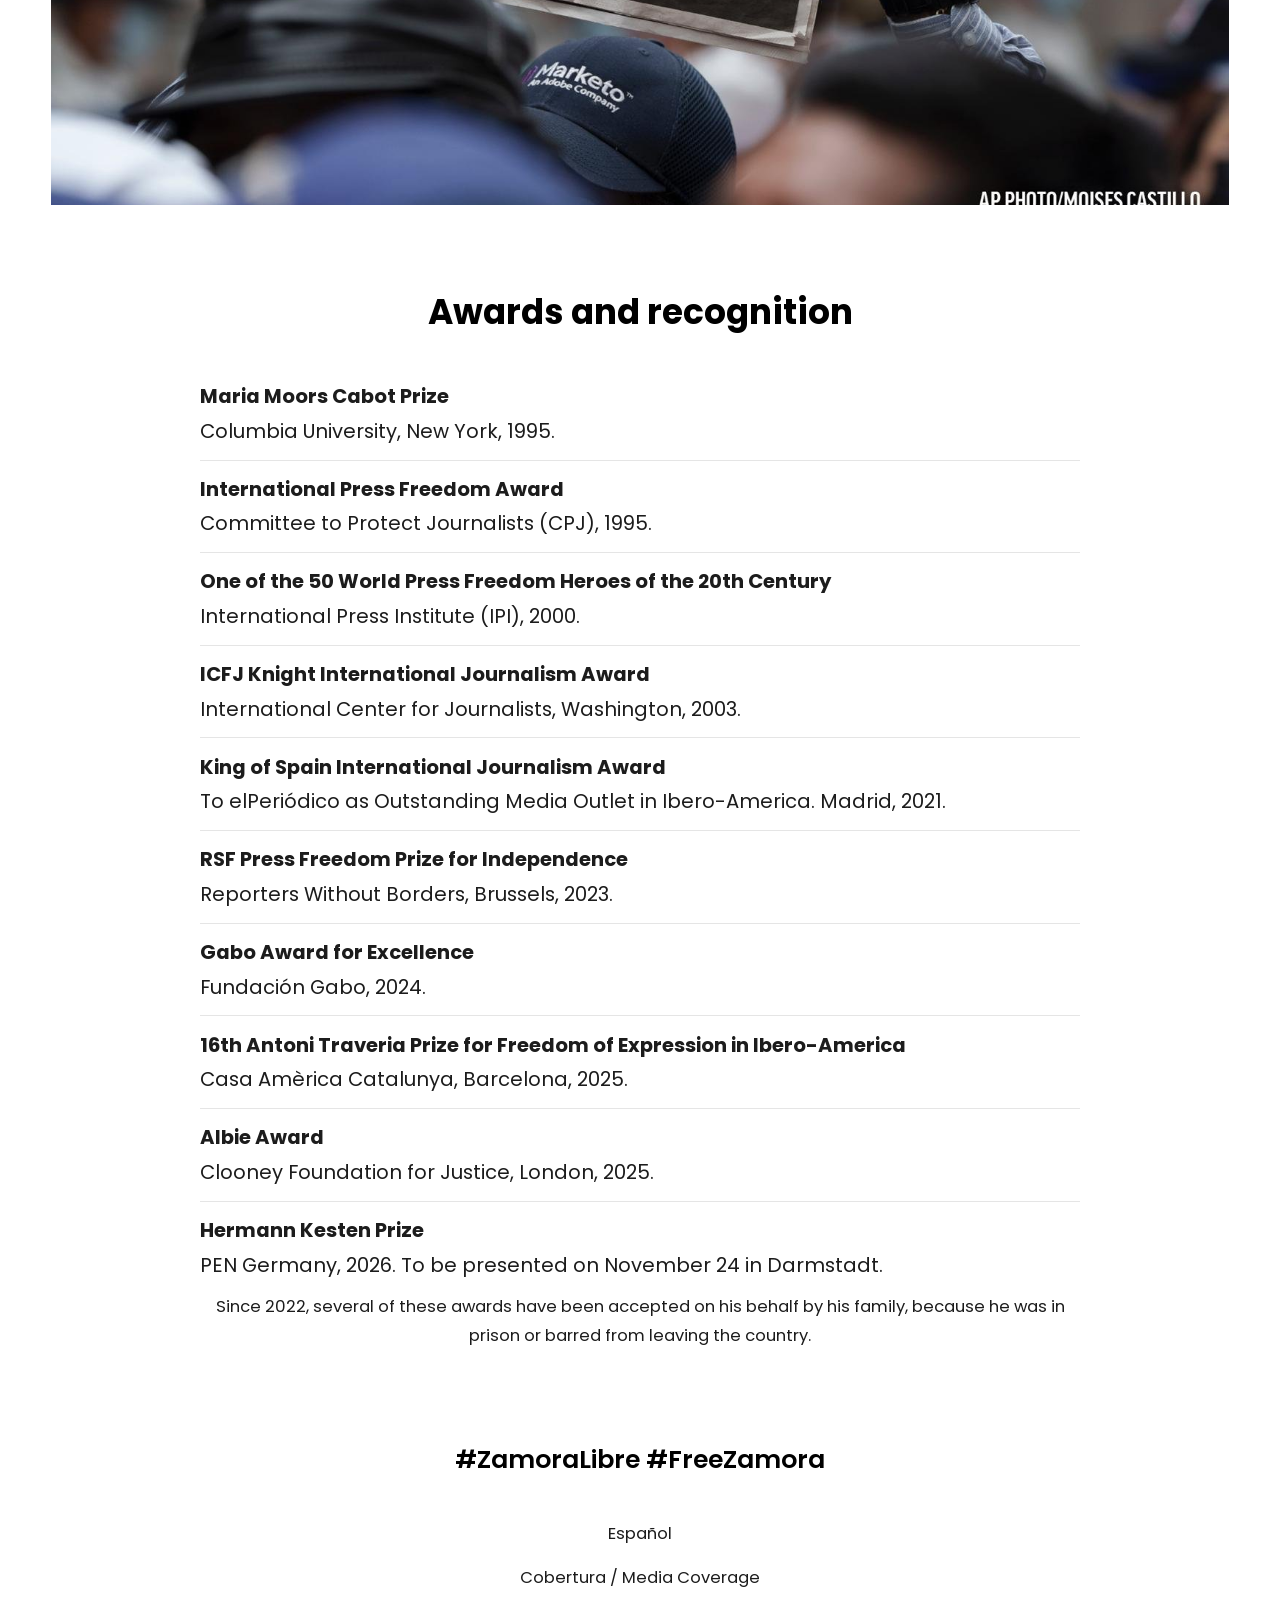
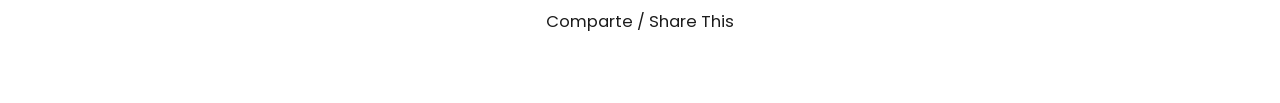
<file: english/trajectory/index.html>
<!doctype html>
<html lang="en">
<head>
<meta charset="utf-8">
<meta name="viewport" content="width=device-width, initial-scale=1">
<title>Trajectory — #FreeZamora</title>
<meta name="description" content="More than 30 years of journalism against corruption and impunity in Guatemala: the key investigations by José Rubén Zamora, Siglo Veintiuno and elPeriódico, and what happened next.">
<link rel="canonical" href="https://www.zamoralibre.com/english/trajectory/">
<meta property="og:type" content="website">
<meta property="og:site_name" content="#ZamoraLibre">
<meta property="og:title" content="Trajectory — #FreeZamora">
<meta property="og:description" content="The key investigations by José Rubén Zamora, Siglo Veintiuno and elPeriódico, and what happened next.">
<meta property="og:url" content="https://www.zamoralibre.com/english/trajectory/">
<meta property="og:image" content="https://www.zamoralibre.com/assets/img/foto-ancho.jpg">
<meta property="og:locale" content="en_US">
<meta name="twitter:card" content="summary_large_image">
<link rel="alternate" hreflang="es" href="https://www.zamoralibre.com/trayectoria/">
<link rel="alternate" hreflang="en" href="https://www.zamoralibre.com/english/trajectory/">
<link rel="preload" as="font" type="font/woff2" href="../../assets/fonts/poppins-600-latin.woff2" crossorigin>
<link rel="preload" as="font" type="font/woff2" href="../../assets/fonts/poppins-400-latin.woff2" crossorigin>
<link rel="stylesheet" href="../../assets/css/style.css">
</head>
<body>

<header class="cabecera">
  <a class="cabecera__logo" href="../">#ZamoraLibre</a>
  <div class="cabecera__acciones">
    <nav class="idioma" aria-label="Idioma / Language">
      <a href="../../trayectoria/" lang="es" hreflang="es" title="Español">ES</a>
      <a href="./" lang="en" hreflang="en" title="English" aria-current="page">EN</a>
    </nav>
    <button class="cabecera__menu" type="button" data-menu-boton aria-expanded="false" aria-controls="nav-panel" aria-label="Open menu">
      <span></span><span></span>
    </button>
  </div>
</header>

<nav class="nav-panel" id="nav-panel" data-menu-panel data-abierto="false" aria-label="Main navigation">
  <a href="./">Trajectory / Trayectoria</a>
  <a href="../../media-coverage/">Cobertura / Media Coverage</a>
  <a href="../../comparte/">Comparte / Share This</a>
</nav>

<main>

  <!-- 1 · Introduction -->
  <section class="seccion">
    <div class="fe">
      <div class="contenido" style="--d:1/5/2/23;--m:1/2/2/10">
        <h1 class="centrado">Trajectory</h1>
        <p class="centrado">José Rubén Zamora Marroquín holds a degree in industrial engineering from the University of San Carlos of Guatemala and an MBA from INCAE. He worked in the private sector before devoting his life to journalism. He founded <strong>Siglo Veintiuno</strong> in 1990, <strong>elPeriódico</strong> in 1996 and <strong>Nuestro Diario</strong> in 1998.</p>
        <p class="centrado">For more than three decades, his newsrooms investigated presidents, ministers, legislators, judges, military officers, contractors and criminal networks across seven administrations. Many of those lines of inquiry were later pursued by the Public Prosecutor's Office and the UN-backed International Commission against Impunity in Guatemala (CICIG).</p>
        <p class="centrado">This timeline brings together some of the key investigations and what happened next. Journalism convicts no one; its contribution is to document, to ask questions and to leave a public record that makes accountability possible.</p>
      </div>
    </div>
  </section>

  <!-- 2 · Timeline of investigations -->
  <section class="seccion seccion--gris">
    <div class="fe">
      <div class="contenido" style="--d:1/5/2/23;--m:1/2/2/10">
        <h2 class="oculto-visualmente">Key investigations and their impact</h2>

        <h3 class="linea__periodo">Siglo Veintiuno (1990–1996)</h3>
        <ol class="linea">
          <li class="linea__item">
            <span class="linea__fecha">May 25, 1993</span>
            <h4 class="linea__titulo">“Siglo Catorce” against the Serranazo</h4>
            <p>President Jorge Serrano Elías dissolved Congress and the Supreme Court and imposed prior censorship. Siglo Veintiuno refused to publish censored and circulated under the name <em>Siglo Catorce</em> (“Fourteenth Century”), a reference to the Dark Ages, with the banned texts blacked out.</p>
            <p class="linea__impacto"><strong>What happened next:</strong> civic resistance defeated the self-coup and Serrano left office on June 1, 1993. That same year, demands to purge Congress and the Supreme Court led to constitutional reforms ratified in the referendum of January 30, 1994.</p>
            <p class="linea__fuente">Sources: <a href="https://www.prensalibre.com/hemeroteca/1993-jorge-serrano-elias-rompe-orden-constitucional/" target="_blank" rel="noopener">Prensa Libre</a> · <a href="https://www.prensalibre.com/hemeroteca/el-congreso-y-los-depurables-de-1993/" target="_blank" rel="noopener">Prensa Libre, “los depurables”</a> · elPeriódico archive, May 26, 2013.</p>
          </li>
        </ol>

        <h3 class="linea__periodo">elPeriódico: the early years (1996–2004)</h3>
        <ol class="linea">
          <li class="linea__item">
            <span class="linea__fecha">November 7, 1996</span>
            <h4 class="linea__titulo">“Callejas, el verdadero capo” (Callejas, the real kingpin)</h4>
            <p>In its first week in circulation, elPeriódico described what it called the largest smuggling network in the country's history, attributed to Alfredo Moreno Molina, and the role of former customs director general Manuel Antonio Callejas y Callejas, a retired general.</p>
            <p class="linea__impacto"><strong>What happened next:</strong> for two decades the newspaper traced the continuity of the structures that controlled customs, under different names, up to the La Línea case in 2015.</p>
            <p class="linea__fuente">Source: elPeriódico archive, November 7, 1996, pp. 1 and 3.</p>
          </li>
          <li class="linea__item">
            <span class="linea__fecha">February 2001</span>
            <h4 class="linea__titulo">Public works contracts for shell companies</h4>
            <p>elPeriódico revealed that more than Q2.298 billion in public works contracts had been awarded to companies with non-existent addresses or created months earlier, under the administration of Alfonso Portillo.</p>
            <p class="linea__impacto"><strong>What happened next:</strong> on February 20, 2001, a group of more than 50 people linked to the Ministry of Communications tried to force the newspaper's doors and burned copies of the paper.</p>
            <p class="linea__fuente">Source: elPeriódico archive, February 21, 2001, pp. 1–2.</p>
          </li>
          <li class="linea__item">
            <span class="linea__fecha">March 6, 2002</span>
            <h4 class="linea__titulo">The presidential circle's accounts</h4>
            <p>elPeriódico reported on the prosecutors' investigation into the diversion of Interior Ministry funds and on dollar accounts opened abroad through front men for President Portillo and senior officials.</p>
            <p class="linea__impacto"><strong>What happened next:</strong> Portillo was extradited to the United States in 2013, pleaded guilty to laundering US$2.5 million in bribes, and was sentenced in 2014 to 70 months in prison.</p>
            <p class="linea__fuente">Sources: elPeriódico archive, March 6, 2002, pp. 1–3 · <a href="https://www.justice.gov/usao-sdny/pr/former-president-guatemala-alfonso-portillo-sentenced-manhattan-federal-court" target="_blank" rel="noopener">U.S. Department of Justice</a></p>
          </li>
          <li class="linea__item">
            <span class="linea__fecha">November 12, 2002</span>
            <h4 class="linea__titulo">“La mafia y el ejército” (The mafia and the army)</h4>
            <p>A special report, signed by José Rubén Zamora, on the parallel structure that since the 1970s had linked senior military commanders to organized crime, smuggling and drug trafficking.</p>
            <p class="linea__impacto"><strong>What happened next:</strong> on June 24, 2003, a day after he published his column “Ríos Montt: algunos apuntes,” armed men broke into his home and held his family for hours under threat. The Inter-American Commission on Human Rights granted him precautionary measures.</p>
            <p class="linea__fuente">Sources: elPeriódico archive, November 12, 2002, pp. 1–4, and June 25, 2003 · <a href="https://latamjournalismreview.org/articles/despite-unfair-trial-and-conviction-that-was-annulled-guatemalan-journalist-jose-ruben-zamora-remains-in-prison/" target="_blank" rel="noopener">LatAm Journalism Review</a></p>
          </li>
        </ol>

        <h3 class="linea__periodo">Organized crime and the La Línea case (2008–2015)</h3>
        <ol class="linea">
          <li class="linea__item">
            <span class="linea__fecha">June 2, 2008</span>
            <h4 class="linea__titulo">“El lado oscuro y los Ángeles de Charlie” (The dark side and Charlie's Angels)</h4>
            <p>A column by José Rubén Zamora on a parallel power structure linked to organized crime and led by figures within the security and intelligence apparatus of the government of the day.</p>
            <p class="linea__impacto"><strong>What happened next:</strong> on August 20, 2008, he was abducted, beaten, drugged and abandoned in El Tejar, Chimaltenango; when he reached the hospital he was believed to be dead. Two people were convicted in 2009; the masterminds were never identified.</p>
            <p class="linea__fuente">Sources: elPeriódico archive, June 2 and August 22, 2008 · <a href="https://cpj.org/2008/08/brutally-attacked-in-guatemalaagain/" target="_blank" rel="noopener">CPJ</a> · <a href="https://www.vozdeamerica.com/a/familia-jose-ruben-zamora-ha-soportado-represion-contra-el-periodista-guatemalteco/7433645.html" target="_blank" rel="noopener">Voice of America</a></p>
          </li>
          <li class="linea__item">
            <span class="linea__fecha">November 11, 2013</span>
            <h4 class="linea__titulo">Juan Carlos Monzón, the vice president's secretary</h4>
            <p>elPeriódico published its first investigation into Juan Carlos Monzón, private secretary to Vice President Roxana Baldetti. In those years, the Otto Pérez Molina administration retaliated with an advertising boycott: according to the accounts the newspaper published, its net revenue fell 50% between 2012 and 2014 and 102 people were laid off.</p>
            <p class="linea__impacto"><strong>What happened next:</strong> in April 2015, the Public Prosecutor's Office and CICIG named Monzón as the ringleader of La Línea. He turned himself in on October 5, 2015, and testified as a cooperating witness.</p>
            <p class="linea__fuente">Sources: elPeriódico archive, November 11, 2013, and July 31, 2015 · <a href="https://www.prensalibre.com/guatemala/justicia/caso-la-linea-fechas-senalados-y-momentos-cruciales-del-proceso-que-este-miercoles-llega-a-su-fin/" target="_blank" rel="noopener">Prensa Libre</a></p>
          </li>
          <li class="linea__item">
            <span class="linea__fecha">February 19, 2015</span>
            <h4 class="linea__titulo">“AMSA adjudica por excepción dos contratos por Q137.8 millones”</h4>
            <p>The investigation into a no-bid contract to clean Lake Amatitlán with a chemical product, which the public nicknamed “magic water.”</p>
            <p class="linea__impacto"><strong>What happened next:</strong> the case became one of the scandals that fueled the 2015 mobilizations. Roxana Baldetti was convicted in this case on October 9, 2018, and sentenced to 15 years and 6 months in prison.</p>
            <p class="linea__fuente">Sources: elPeriódico archive, February 19, 2015, pp. 1 and 5 · <a href="https://www.prensalibre.com/guatemala/justicia/roxana-baldetti-sentencia-caso-agua-magica-lago-de-amatitlan/" target="_blank" rel="noopener">Prensa Libre</a></p>
          </li>
          <li class="linea__item">
            <span class="linea__fecha">April 17, 2015</span>
            <h4 class="linea__titulo">“Robo millonario en las aduanas del país” (Multimillion theft in the country's customs)</h4>
            <p>Coverage of the La Línea customs-fraud network, uncovered by the Public Prosecutor's Office and CICIG, connected the case to the structures the newspaper had been investigating since 1996.</p>
            <p class="linea__impacto"><strong>What happened next:</strong> Vice President Baldetti resigned on May 8, 2015. President Pérez Molina lost his immunity and resigned on September 3, 2015. Both were sentenced on December 7, 2022, to 16 years in prison.</p>
            <p class="linea__fuente">Sources: elPeriódico archive, April 17, May 9 and September 3, 2015 · <a href="https://www.plazapublica.com.gt/content/los-jefes-de-la-linea-los-detalles-de-la-sentencia-contra-perez-molina-y-baldetti" target="_blank" rel="noopener">Plaza Pública</a></p>
          </li>
        </ol>

        <h3 class="linea__periodo">The Morales and Giammattei administrations (2018–2023)</h3>
        <ol class="linea">
          <li class="linea__item">
            <span class="linea__fecha">December 24, 2018</span>
            <h4 class="linea__titulo">“Los constructores favoritos” (The favorite contractors)</h4>
            <p>The ten companies that benefited most in 2018 from José Luis Benito's Ministry of Communications had been awarded contracts worth more than Q2.265 billion.</p>
            <p class="linea__impacto"><strong>What happened next:</strong> in 2020, prosecutors found Q122 million in suitcases in a house in Antigua Guatemala linked to the former minister. Benito went into hiding, turned himself in in 2022 and was convicted in 2024 and in 2025, the latter over the Chimaltenango bypass, with commutable sentences.</p>
            <p class="linea__fuente">Sources: elPeriódico archive, December 24, 2018, p. 4, and October 21, 2020 · <a href="https://www.prensalibre.com/guatemala/justicia/exministro-jose-luis-benito-es-condenado-a-2-anos-de-carcel-por-caso-de-maletas-con-q122-millones-breaking/" target="_blank" rel="noopener">Prensa Libre</a></p>
          </li>
          <li class="linea__item">
            <span class="linea__fecha">July 4, 2019</span>
            <h4 class="linea__titulo">“Gobierno utiliza convenios para compra millonaria de naves”</h4>
            <p>In a single day, the Jimmy Morales administration committed Q210 million to Argentina for two Pampa III aircraft, through an agreement that bypassed the Procurement Law, and paid Q90 million for a ship from Colombia.</p>
            <p class="linea__impacto"><strong>What happened next:</strong> the Comptroller General advised against the purchase and the Constitutional Court ordered the government to refrain from it; the aircraft were never bought.</p>
            <p class="linea__fuente">Sources: elPeriódico archive, July 4, 2019, p. 5 · <a href="https://www.prensalibre.com/guatemala/corte-de-constitucionalidad-pide-a-jimmy-morales-abstenerse-de-adquirir-los-aviones-pampa-iii/" target="_blank" rel="noopener">Prensa Libre</a></p>
          </li>
          <li class="linea__item">
            <span class="linea__fecha">May 3, 2021</span>
            <h4 class="linea__titulo">“Empresa intermediaria negoció vacuna rusa con Guatemala” (Intermediary company negotiated Russian vaccine with Guatemala)</h4>
            <p>The investigation into the Health Ministry's contract with Human Vaccine LLC to buy 16 million doses of Sputnik V, with clauses that released the intermediary from liability for delays. In July, the newspaper reported that Q614.5 million had been paid in advance and only three shipments had arrived.</p>
            <p class="linea__impacto"><strong>What happened next:</strong> on December 1, 2023, the U.S. Treasury Department sanctioned Luis Miguel Martínez, head of Giammattei's Government Center, for soliciting bribes in the purchase of the Sputnik V vaccine.</p>
            <p class="linea__fuente">Sources: elPeriódico archive, May 3, 2021, pp. 1, 4 and 5, and July 3, 2021 · <a href="https://home.treasury.gov/news/press-releases/jy1941" target="_blank" rel="noopener">U.S. Department of the Treasury</a></p>
          </li>
          <li class="linea__item">
            <span class="linea__fecha">August 25, 2021</span>
            <h4 class="linea__titulo">“Los 7 días que nos visitaron los rusos” (The seven days the Russians visited us)</h4>
            <p>A detailed account, based on testimonies, of the visit of Russian businesspeople seeking a mining terminal at the port of Santo Tomás de Castilla, and of the alleged delivery of cash to President Giammattei rolled up in a carpet.</p>
            <p class="linea__impacto"><strong>What happened next:</strong> a month earlier, on July 23, 2021, the head of the Special Prosecutor's Office against Impunity, Juan Francisco Sandoval, had been dismissed. On January 17, 2024, the State Department designated Giammattei for significant corruption, citing credible information that he accepted bribes while in office.</p>
            <p class="linea__fuente">Sources: elPeriódico archive, August 25, 2021, pp. 1–3 · <a href="https://2021-2025.state.gov/designation-of-alejandro-eduardo-giammattei-falla-for-involvement-in-significant-corruption/" target="_blank" rel="noopener">U.S. Department of State</a></p>
          </li>
          <li class="linea__item">
            <span class="linea__fecha">July 29, 2022</span>
            <h4 class="linea__titulo">The arrest</h4>
            <p>After 144 weeks of investigations into the Giammattei administration, José Rubén Zamora was arrested at his home and the newspaper's offices were raided. With him in prison, elPeriódico published “144 semanas de gobierno, 144 denuncias de corrupción” (144 weeks of government, 144 corruption reports) on September 11, 2022.</p>
            <p class="linea__impacto"><strong>What happened next:</strong> elPeriódico published its final edition on May 15, 2023, after more than 200 investigations into that administration. Zamora spent 1,295 days in prison and remains under house arrest. <a href="../#most-recent">See the case timeline</a>.</p>
            <p class="linea__fuente">Source: elPeriódico archive, July 30 and September 11, 2022, and May 15, 2023.</p>
          </li>
        </ol>

        <h3 class="linea__periodo">The archive survives</h3>
        <ol class="linea">
          <li class="linea__item">
            <span class="linea__fecha">2025–2026</span>
            <h4 class="linea__titulo">27 years of journalism, open to the public</h4>
            <p>elPeriódico's complete print collection is preserved and searchable at <a href="https://www.elarchivo.media/en/" target="_blank" rel="noopener">el Archivo</a>, part of the Central America Independent Media Archive (CAIMA), an initiative of Bard College and PEN America that preserves endangered independent journalism in Central America.</p>
            <p class="linea__fuente">Sources: <a href="https://www.bard.edu/news/bard-pen-america-caima-central-america-independent-media-archive-2026-03-23" target="_blank" rel="noopener">Bard College</a> · <a href="https://latamjournalismreview.org/articles/digital-archive-preserves-investigative-legacy-of-elperiodico-and-other-central-american-newspapers/" target="_blank" rel="noopener">LatAm Journalism Review</a></p>
          </li>
        </ol>
      </div>
    </div>
  </section>

  <!-- 3 · Photograph -->
  <section class="seccion">
    <div class="fe">
      <div class="marco marco--ancha" style="--d:1/2/22/26;--m:1/2/7/10">
        <img class="imagen" src="../../assets/img/sobre-2.jpg" width="1600" height="1066" loading="lazy"
             alt="At a demonstration, a person holds up an elPeriódico front page with the headline “#NoNosCallarán” (They will not silence us). Photo: AP / Moisés Castillo.">
      </div>
    </div>
  </section>

  <!-- 4 · Awards -->
  <section class="seccion">
    <div class="fe">
      <div class="contenido" style="--d:1/5/2/23;--m:1/2/2/10">
        <h3 class="centrado"><strong>Awards and recognition</strong></h3>
        <ul class="premios">
          <li><strong>Maria Moors Cabot Prize</strong> Columbia University, New York, 1995.</li>
          <li><strong>International Press Freedom Award</strong> Committee to Protect Journalists (CPJ), 1995.</li>
          <li><strong>One of the 50 World Press Freedom Heroes of the 20th Century</strong> International Press Institute (IPI), 2000.</li>
          <li><strong>ICFJ Knight International Journalism Award</strong> International Center for Journalists, Washington, 2003.</li>
          <li><strong>King of Spain International Journalism Award</strong> To elPeriódico as Outstanding Media Outlet in Ibero-America. Madrid, 2021.</li>
          <li><strong>RSF Press Freedom Prize for Independence</strong> Reporters Without Borders, Brussels, 2023.</li>
          <li><strong>Gabo Award for Excellence</strong> Fundación Gabo, 2024.</li>
          <li><strong>16th Antoni Traveria Prize for Freedom of Expression in Ibero-America</strong> Casa Amèrica Catalunya, Barcelona, 2025.</li>
          <li><strong>Albie Award</strong> Clooney Foundation for Justice, London, 2025.</li>
          <li><strong>Hermann Kesten Prize</strong> PEN Germany, 2026. To be presented on November 24 in Darmstadt.</li>
        </ul>
        <p class="centrado sqsrte-small">Since 2022, several of these awards have been accepted on his behalf by his family, because he was in prison or barred from leaving the country.</p>
      </div>
    </div>
  </section>

</main>

<footer class="seccion seccion--pie">
  <div class="fe fe--pie">
    <div style="--d:2/8/4/20;--m:2/2/4/10">
      <h4 class="centrado">#ZamoraLibre #FreeZamora</h4>
    </div>
    <div class="pie__enlaces centrado" style="--d:4/11/9/17;--m:4/2/6/10">
      <a href="../../trayectoria/">Español</a>
      <a href="../../media-coverage/">Cobertura / Media Coverage</a>
      <a href="../../comparte/">Comparte / Share This</a>
    </div>
  </div>
</footer>

<script src="../../assets/js/site.js"></script>
</body>
</html>
</file>
<file: assets/css/style.css>
/* =========================================================================
   #ZamoraLibre — hoja de estilos única
   Réplica del sitio original de Squarespace (zamoralibre.com).
   Las medidas replican la "fluid engine" de Squarespace: retícula de 24
   columnas en escritorio, apilado en móvil, y la escala tipográfica fluida
   original.
   ========================================================================= */

@import url("fonts.css");

/* ---------- Tokens ------------------------------------------------------ */
:root {
  --rojo: #c31f26;
  --tinta: #1c1c1c;
  --negro: #000;
  --blanco: #fff;
  --gris-seccion: rgba(220, 220, 220, 0.81);
  --gris-carrusel: #fafafa;

  --fuente-titulo: "Poppins", sans-serif;
  --fuente-texto: "Poppins", sans-serif;
  --fuente-nav: "Montserrat", sans-serif;
  /* El original declara Archivo Black pero nunca la carga: cae a la sans del sistema. */
  --fuente-boton: sans-serif;

  /* Geometría de la retícula (valores originales de Squarespace) */
  --ancho-maximo: 1400px;
  --gutter: 4vw;
  --gutter-movil: 6vw;
  --gap: 11px;
  --factor-fila: 0.0215;

  /* Escala tipográfica fluida.
     Squarespace: min((V - 1) * 1.2vw + 1rem, (V - 1) * 0.012 * 1400px + 1rem)
     V = valor de tamaño configurado en el sitio original. */
  --h1: min(calc(3 * 1.2vw + 1rem), 66.4px);      /* V = 4    */
  --h3: min(calc(1.2 * 1.2vw + 1rem), 36.16px);   /* V = 2.2  */
  --h4: min(calc(0.6 * 1.2vw + 1rem), 26.08px);   /* V = 1.6  */
  --texto: min(calc(0.24 * 1.2vw + 1rem), 20.03px); /* V = 1.24 */
  --texto-pequeno: min(calc(0.03 * 1.2vw + 1rem), 16.5px); /* V = 1.03 */
  --titulo-sitio: min(calc(1 * 1.2vw + 1rem), 32.8px);     /* V = 2    */
}

/* En móvil vertical Squarespace escala con la altura, no con el ancho. */
@media screen and (max-width: 767px) and (orientation: portrait) {
  :root {
    --h1: calc(3 * 0.012 * min(100vh, 900px) + 1rem);
    --h3: calc(1.2 * 0.012 * min(100vh, 900px) + 1rem);
    --h4: calc(0.6 * 0.012 * min(100vh, 900px) + 1rem);
    --texto: calc(0.24 * 0.012 * min(100vh, 900px) + 1rem);
    --texto-pequeno: calc(0.03 * 0.012 * min(100vh, 900px) + 1rem);
    --titulo-sitio: calc(1 * 0.012 * min(100vh, 900px) + 1rem);
  }
}

/* ---------- Base -------------------------------------------------------- */
*,
*::before,
*::after { box-sizing: border-box; }

html {
  font-size: 16px;
  -webkit-text-size-adjust: 100%;
  scroll-behavior: smooth;
}

body {
  margin: 0;
  background: var(--blanco);
  color: var(--tinta);
  font-family: var(--fuente-texto);
  font-size: var(--texto);
  line-height: 1.76;
  -webkit-font-smoothing: antialiased;
  overflow-x: hidden;
}

img { max-width: 100%; display: block; }

a { color: inherit; }

h1, h2, h3, h4 {
  font-family: var(--fuente-titulo);
  font-weight: 600;
  color: var(--negro);
  margin: 0 0 0.6em;
}

h1 { font-size: var(--h1); line-height: 1.4; }
h3 { font-size: var(--h3); line-height: 1.3328; }
h4 { font-size: var(--h4); line-height: 1.3664; }

/* Márgenes medidos en el sitio original. */
h1, h3, h4 { margin: 0 0 32px; }

p { margin: 0 0 16px; }

ul { margin: 1em 0 0; padding-left: 40px; }
li { margin: 0; }
li > p { margin: 0.5em 0; }

.contenido > p:last-child,
.contenido > ul:last-child { margin-bottom: 0; }

.sqsrte-small { font-size: var(--texto-pequeno); }

/* Texto en rojo: el original marca así las versiones en inglés. */
.en-rojo { color: var(--rojo); }

.oculto-visualmente {
  position: absolute;
  width: 1px; height: 1px;
  margin: -1px; padding: 0;
  overflow: hidden;
  clip: rect(0 0 0 0);
  white-space: nowrap;
  border: 0;
}

/* ---------- Cabecera ---------------------------------------------------- */
/* Cabecera fija: siempre visible al hacer scroll. */
.cabecera {
  position: sticky;
  top: 0;
  z-index: 40;
  display: flex;
  align-items: center;
  justify-content: space-between;
  gap: 1rem;
  padding: clamp(0.8rem, 1.4vw, 1.4rem) var(--gutter);
  background: var(--blanco);
  border-bottom: 1px solid rgba(0, 0, 0, 0.08);
}

@media (max-width: 767px) {
  .cabecera { padding: 0.8rem var(--gutter-movil); }
}

/* Los saltos a un ancla (#lo-mas-reciente) no quedan debajo de la cabecera. */
html { scroll-padding-top: 6rem; }

.cabecera__logo {
  font-family: var(--fuente-titulo);
  font-weight: 600;
  font-size: var(--titulo-sitio);
  line-height: 1.4;
  color: var(--tinta);
  text-decoration: none;
}

/* Selector de idioma, siempre visible junto al menú. */
.cabecera__acciones {
  display: flex;
  align-items: center;
  gap: clamp(0.9rem, 2vw, 1.6rem);
}

.idioma {
  display: flex;
  border: 1px solid var(--tinta);
  border-radius: 999px;
  overflow: hidden;
  font-family: var(--fuente-nav);
  font-size: 13px;
  letter-spacing: 0.08em;
}

.idioma a {
  display: grid;
  place-items: center;
  min-width: 44px;
  min-height: 34px;
  padding: 0 0.7em;
  color: var(--tinta);
  text-decoration: none;
  line-height: 1;
  transition: background 0.2s ease, color 0.2s ease;
}

.idioma a[aria-current="page"] {
  background: var(--tinta);
  color: var(--blanco);
}

.idioma a:not([aria-current="page"]):hover,
.idioma a:not([aria-current="page"]):focus-visible { color: var(--rojo); }

/* Hamburguesa de dos líneas, como el original. */
.cabecera__menu {
  display: flex;
  flex-direction: column;
  align-items: flex-end;
  justify-content: center;
  gap: 8px;
  width: 47px; height: 37px;
  padding: 0;
  border: 0;
  background: none;
  cursor: pointer;
}

.cabecera__menu span {
  display: block;
  width: 35px;
  height: 1px;
  background: var(--tinta);
  transition: transform 0.25s ease;
}

.cabecera__menu[aria-expanded="true"] span:nth-child(1) { transform: translateY(4.5px) rotate(45deg); }
.cabecera__menu[aria-expanded="true"] span:nth-child(2) { transform: translateY(-4.5px) rotate(-45deg); }

/* Panel de navegación */
.nav-panel {
  position: fixed;
  inset: 0;
  z-index: 39;
  display: flex;
  flex-direction: column;
  align-items: center;
  justify-content: center;
  gap: 1.6rem;
  background: var(--blanco);
  opacity: 0;
  visibility: hidden;
  transition: opacity 0.25s ease, visibility 0.25s ease;
}

.nav-panel[data-abierto="true"] { opacity: 1; visibility: visible; }

.nav-panel a {
  font-family: var(--fuente-nav);
  font-size: clamp(1.15rem, 2.4vw, 1.6rem);
  color: var(--tinta);
  text-decoration: none;
}

.nav-panel a:hover,
.nav-panel a:focus-visible { color: var(--rojo); }

body[data-menu-abierto="true"] { overflow: hidden; }

/* ---------- Secciones y retícula fluida ---------------------------------
   Alturas mínimas y centrado vertical del original:
   section-height--small = 33vh, medium = 66vh, vertical-alignment--middle. */
.seccion {
  position: relative;
  display: grid;
  grid-template-columns: 100%;
  align-content: center;
  min-height: 33vh;
  background: var(--blanco);
}

.seccion--gris { background: var(--gris-seccion); }
.seccion--media { min-height: 66vh; }
.seccion--auto { min-height: 0; }
.seccion--pie { min-height: 10vh; }

/* Retícula: móvil = 8 columnas; escritorio = 24 columnas.
   Reproduce grid-template-columns y grid-template-rows de la "fluid engine".
   Cada bloque declara sus dos áreas: --m (móvil) y --d (escritorio). */
.fe {
  --grid-gutter: calc(var(--gutter-movil) - var(--gap));
  --cell-max-width: calc((var(--ancho-maximo) - (var(--gap) * 7)) / 8);
  display: grid;
  grid-template-columns:
    minmax(var(--grid-gutter), 1fr)
    repeat(8, minmax(0, var(--cell-max-width)))
    minmax(var(--grid-gutter), 1fr);
  grid-auto-rows: minmax(24px, auto);
  row-gap: var(--gap);
  column-gap: var(--gap);
  padding: 3.3vmax 0;
  overflow-x: clip;
}

.fe > * { grid-area: var(--m); }

@media (min-width: 768px) {
  .fe {
    --grid-gutter: calc(var(--gutter) - var(--gap));
    --cell-max-width: calc((var(--ancho-maximo) - (var(--gap) * 23)) / 24);
    --container-width: min(var(--ancho-maximo), calc(100vw - var(--gutter) * 2));
    grid-template-columns:
      minmax(var(--grid-gutter), 1fr)
      repeat(24, minmax(0, var(--cell-max-width)))
      minmax(var(--grid-gutter), 1fr);
    grid-auto-rows: minmax(calc(var(--container-width) * var(--factor-fila)), auto);
  }
  .fe > * { grid-area: var(--d); }
}

/* Alturas de sección del original (section-height--small / medium / custom). */
.fe--media   { padding: 6.6vmax 0; }
.fe--ayuda   { padding: 4vmax 0 6.6vmax; }
/* Secciones de una sola pieza: el original anula el hueco entre filas. */
.fe--sin-relleno { padding: 0; row-gap: 0; }
.fe--pie     { padding: 1vmax 0; }

/* ---------- Imágenes ----------------------------------------------------
   La imagen se posiciona en absoluto para que NO aporte altura intrínseca:
   así la fila de la retícula conserva su medida (24px en móvil, 2.15% del
   ancho del contenedor en escritorio) y el bloque mide exactamente lo mismo
   que en el sitio original. */
.marco {
  position: relative;
  overflow: hidden;
  min-height: 24px;
}

.marco .imagen {
  position: absolute;
  inset: 0;
  width: 100%;
  height: 100%;
  object-fit: cover;
}

.marco .imagen--contenida,
.imagen--contenida { object-fit: contain; }

/* ---------- Contador de días ------------------------------------------- */
.contador {
  font-family: var(--fuente-titulo);
  font-size: 40px;
  font-weight: 500;
  line-height: 1.5;
  color: #333;
  text-align: center;
  margin: 20px 0 1.5rem;
}

@media (max-width: 767px) {
  .contador { font-size: 30px; }
}

.dias-numero {
  color: var(--blanco);
  background-color: var(--rojo);
  padding: 0.2em 0.5em;
  border-radius: 5px;
}

/* Cifra fija (días en prisión): mismo bloque, en negro. */
.dias-numero--fijo { background-color: var(--tinta); }

.contador + .contador { margin-top: 0; }

.contador__nota {
  font-size: var(--texto-pequeno);
  text-align: center;
  color: #555;
  margin: 0 0 1.5rem;
}

/* ---------- Cronología horizontal del caso (portada) -------------------- */
.cronologia {
  background: var(--gris-seccion);
  padding: 4.5vmax 0 4vmax;
  scroll-margin-top: 1rem;
}

.cronologia__cabeza {
  display: flex;
  flex-wrap: wrap;
  align-items: flex-end;
  justify-content: space-between;
  gap: 1rem 2rem;
  max-width: var(--ancho-maximo);
  margin: 0 auto;
  padding: 0 var(--gutter);
}

@media (max-width: 767px) {
  .cronologia__cabeza { padding: 0 var(--gutter-movil); }
}

.cronologia__titulo { margin: 0 0 0.3em; }

.cronologia__rango {
  margin: 0;
  font-size: var(--texto-pequeno);
  color: #444;
}

.cronologia__ayuda { color: #666; }

.cronologia__controles {
  display: flex;
  flex-wrap: wrap;
  align-items: center;
  gap: 0.8rem 1.2rem;
}

.cronologia__anios { display: flex; flex-wrap: wrap; gap: 0.4rem; }

.cronologia__anios button {
  min-height: 36px;
  padding: 0 0.85em;
  border: 1px solid var(--tinta);
  border-radius: 999px;
  background: transparent;
  color: var(--tinta);
  font-family: var(--fuente-nav);
  font-size: 13px;
  letter-spacing: 0.04em;
  cursor: pointer;
  transition: background 0.2s ease, color 0.2s ease;
}

.cronologia__anios button:hover { color: var(--rojo); border-color: var(--rojo); }

.cronologia__anios button[aria-pressed="true"] {
  background: var(--tinta);
  border-color: var(--tinta);
  color: var(--blanco);
}

.cronologia__flechas { display: flex; gap: 0.5rem; }

.cronologia__flecha {
  display: grid;
  place-items: center;
  width: 44px;
  height: 44px;
  border: 0;
  border-radius: 50%;
  background: rgba(60, 60, 60, 0.8);
  color: var(--blanco);
  cursor: pointer;
  transition: background 0.2s ease, opacity 0.2s ease;
}

.cronologia__flecha:hover { background: rgba(30, 30, 30, 0.95); }
.cronologia__flecha:disabled { opacity: 0.3; cursor: default; }
.cronologia__flecha svg { width: 22px; height: 22px; }

.cronologia__pista {
  --lado: max(var(--gutter), calc((100vw - var(--ancho-maximo)) / 2 + var(--gutter)));
  list-style: none;
  margin: 1.6rem 0 0;
  padding: 2.6rem var(--lado) 1.2rem;
  display: grid;
  grid-auto-flow: column;
  grid-auto-columns: minmax(250px, 19rem);
  overflow-x: auto;
  scroll-snap-type: x proximity;
  scroll-padding-inline: var(--lado);
  scrollbar-width: thin;
  scrollbar-color: rgba(0, 0, 0, 0.35) transparent;
  overscroll-behavior-x: contain;
}

@media (max-width: 767px) {
  .cronologia__pista {
    --lado: var(--gutter-movil);
    grid-auto-columns: 80%;
  }
}

.cronologia__pista:focus-visible { outline-offset: -3px; }

.cronologia__item {
  position: relative;
  scroll-snap-align: start;
  padding: 1.6rem 1rem 0 0;
  border-top: 2px solid var(--rojo);
}

/* Punto sobre la línea */
.cronologia__item::before {
  content: "";
  position: absolute;
  top: -7px;
  left: 0;
  width: 12px;
  height: 12px;
  border-radius: 50%;
  background: var(--tinta);
}

.cronologia__item--hito::before {
  top: -10px;
  width: 18px;
  height: 18px;
  background: var(--rojo);
  box-shadow: 0 0 0 4px rgba(195, 31, 38, 0.2);
}

.cronologia__anio {
  position: absolute;
  top: -2.4rem;
  left: 0;
  font-family: var(--fuente-titulo);
  font-weight: 600;
  font-size: var(--h4);
  line-height: 1;
  color: var(--negro);
}

.cronologia__tarjeta {
  height: 100%;
  padding: 1rem 1.1rem;
  background: var(--blanco);
  border-radius: 4px;
}

.cronologia__item--hito .cronologia__tarjeta { box-shadow: inset 3px 0 0 var(--rojo); }

.cronologia__fecha {
  margin: 0 0 0.4em;
  font-family: var(--fuente-titulo);
  font-weight: 600;
  font-size: 14px;
  color: var(--rojo);
}

.cronologia__texto {
  margin: 0 0 0.6em;
  font-size: 15px;
  line-height: 1.6;
}

.cronologia__fuentes {
  margin: 0;
  font-size: 13px;
  line-height: 1.5;
  color: #555;
}

.cronologia__fuentes a {
  color: inherit;
  text-decoration: underline;
  text-underline-offset: 2px;
}

.cronologia__fuentes a:hover,
.cronologia__fuentes a:focus-visible { color: var(--rojo); }

/* ---------- Línea del tiempo (trayectoria) ------------------------------ */
.linea {
  list-style: none;
  margin: 0;
  padding: 0;
  border-left: 2px solid var(--rojo);
}

.linea__item {
  position: relative;
  padding: 0 0 2.2rem 1.6rem;
}

.linea__item::before {
  content: "";
  position: absolute;
  left: -7px;
  top: 0.55em;
  width: 12px;
  height: 12px;
  border-radius: 50%;
  background: var(--rojo);
}

.linea__item:last-child { padding-bottom: 0; }

.linea__fecha {
  display: block;
  font-family: var(--fuente-titulo);
  font-weight: 600;
  font-size: var(--texto-pequeno);
  color: var(--rojo);
  letter-spacing: 0.02em;
}

.linea__titulo {
  font-size: var(--h4);
  margin: 0.15em 0 0.4em;
}

.linea__item > p { margin: 0 0 0.5em; }

.linea__impacto {
  border-left: 3px solid rgba(0, 0, 0, 0.12);
  padding-left: 0.9rem;
}

.linea__fuente {
  font-size: var(--texto-pequeno);
  color: #555;
}

.linea__periodo {
  font-size: var(--h3);
  margin: 3rem 0 1.4rem;
}

.linea__periodo:first-child { margin-top: 0; }

.premios { list-style: none; padding: 0; margin: 0; }
.premios li { padding: 0.7rem 0; border-bottom: 1px solid rgba(0, 0, 0, 0.1); }
.premios li:last-child { border-bottom: 0; }
.premios strong { display: block; }

/* ---------- Marquesina -------------------------------------------------- */
.marquesina {
  display: flex;
  align-items: center;
  overflow: hidden;
  user-select: none;
}

.marquesina__pista {
  display: flex;
  flex: 0 0 auto;
  min-width: 100%;
  gap: 0;
  animation: desplazar 38s linear infinite;
}

.marquesina__pista span {
  font-family: var(--fuente-titulo);
  font-size: var(--h1);
  font-weight: 600;
  line-height: 1.4;
  color: var(--negro);
  white-space: nowrap;
  flex: 0 0 auto;
}

@keyframes desplazar {
  from { transform: translateX(0); }
  to   { transform: translateX(-100%); }
}

@media (prefers-reduced-motion: reduce) {
  .marquesina__pista { animation: none; }
}

/* ---------- Carrusel de organizaciones ---------------------------------- */
.carrusel {
  position: relative;
  background: var(--gris-carrusel);
  padding: 3.3vmax 0;
}

.carrusel__pista {
  margin: 0;
  list-style: none;
  display: grid;
  grid-auto-flow: column;
  grid-auto-columns: calc((100% - 20px) / 2);
  gap: 20px;
  overflow-x: auto;
  scroll-snap-type: x mandatory;
  scroll-behavior: smooth;
  padding: 0 var(--gutter-movil);
  scrollbar-width: none;
}

.carrusel__pista::-webkit-scrollbar { display: none; }

@media (min-width: 768px) {
  .carrusel__pista {
    grid-auto-columns: calc((100% - 60px) / 4);
    padding: 0 var(--gutter);
  }
}

@media (min-width: 768px) and (max-width: 1023px) {
  .carrusel__pista { grid-auto-columns: calc((100% - 40px) / 3); }
}

.carrusel__item {
  position: relative;
  scroll-snap-align: start;
  aspect-ratio: 1.78 / 1;
  background: var(--blanco);
}

/* Absoluta, igual que en las demás imágenes: no aporta altura propia. */
.carrusel__item img {
  position: absolute;
  inset: 0 0 8% 0;
  margin: auto;
  width: 50%;
  height: 89%;
  object-fit: contain;
}

.carrusel__flecha {
  position: absolute;
  top: 50%;
  transform: translateY(-50%);
  z-index: 5;
  display: grid;
  place-items: center;
  width: 52px; height: 52px;
  border: 0;
  border-radius: 50%;
  background: rgba(60, 60, 60, 0.75);
  color: var(--blanco);
  cursor: pointer;
  transition: background 0.2s ease;
}

.carrusel__flecha:hover { background: rgba(30, 30, 30, 0.9); }
.carrusel__flecha:disabled { opacity: 0.3; cursor: default; }
.carrusel__flecha--anterior { left: 1.2vw; }
.carrusel__flecha--siguiente { right: 1.2vw; }
.carrusel__flecha svg { width: 26px; height: 26px; }

/* ---------- Botones ----------------------------------------------------- */
.boton {
  display: inline-block;
  font-family: var(--fuente-boton);
  font-size: 16px;
  font-weight: 500;
  line-height: 1.2;
  color: #fafafa;
  background: var(--negro);
  padding: 19.2px 20.8px;
  border: 0;
  border-radius: 0;
  text-decoration: none;
  transition: opacity 0.2s ease;
}

.boton:hover,
.boton:focus-visible { opacity: 0.82; }

/* ---------- Enlaces de contenido ---------------------------------------- */
.contenido a {
  color: inherit;
  text-decoration: underline;
  text-underline-offset: 2px;
}

.contenido a:hover,
.contenido a:focus-visible { color: var(--rojo); }

.centrado { text-align: center; }
.a-la-derecha { text-align: right; }

/* ---------- Pie --------------------------------------------------------- */
.pie {
  background: var(--blanco);
  padding: 3vw var(--gutter) 4vw;
  text-align: center;
}

.pie h4 { margin-bottom: 1.2em; }

.pie__enlaces {
  display: flex;
  flex-direction: column;
  gap: 0.9em;
  font-size: var(--texto-pequeno);
}

.pie__enlaces a { text-decoration: none; }
.pie__enlaces a:hover,
.pie__enlaces a:focus-visible { color: var(--rojo); }

/* ---------- Página de cobertura ----------------------------------------- */
.cobertura__encabezado h3 { text-align: left; }

.cobertura__lista p { margin-bottom: 1.1em; }

/* ---------- Página comparte --------------------------------------------- */
.descarga { display: grid; justify-items: center; gap: 1rem; }
.descarga img { width: 100%; }

/* ---------- Foco visible ------------------------------------------------ */
:focus-visible {
  outline: 3px solid var(--rojo);
  outline-offset: 2px;
}
</file>
